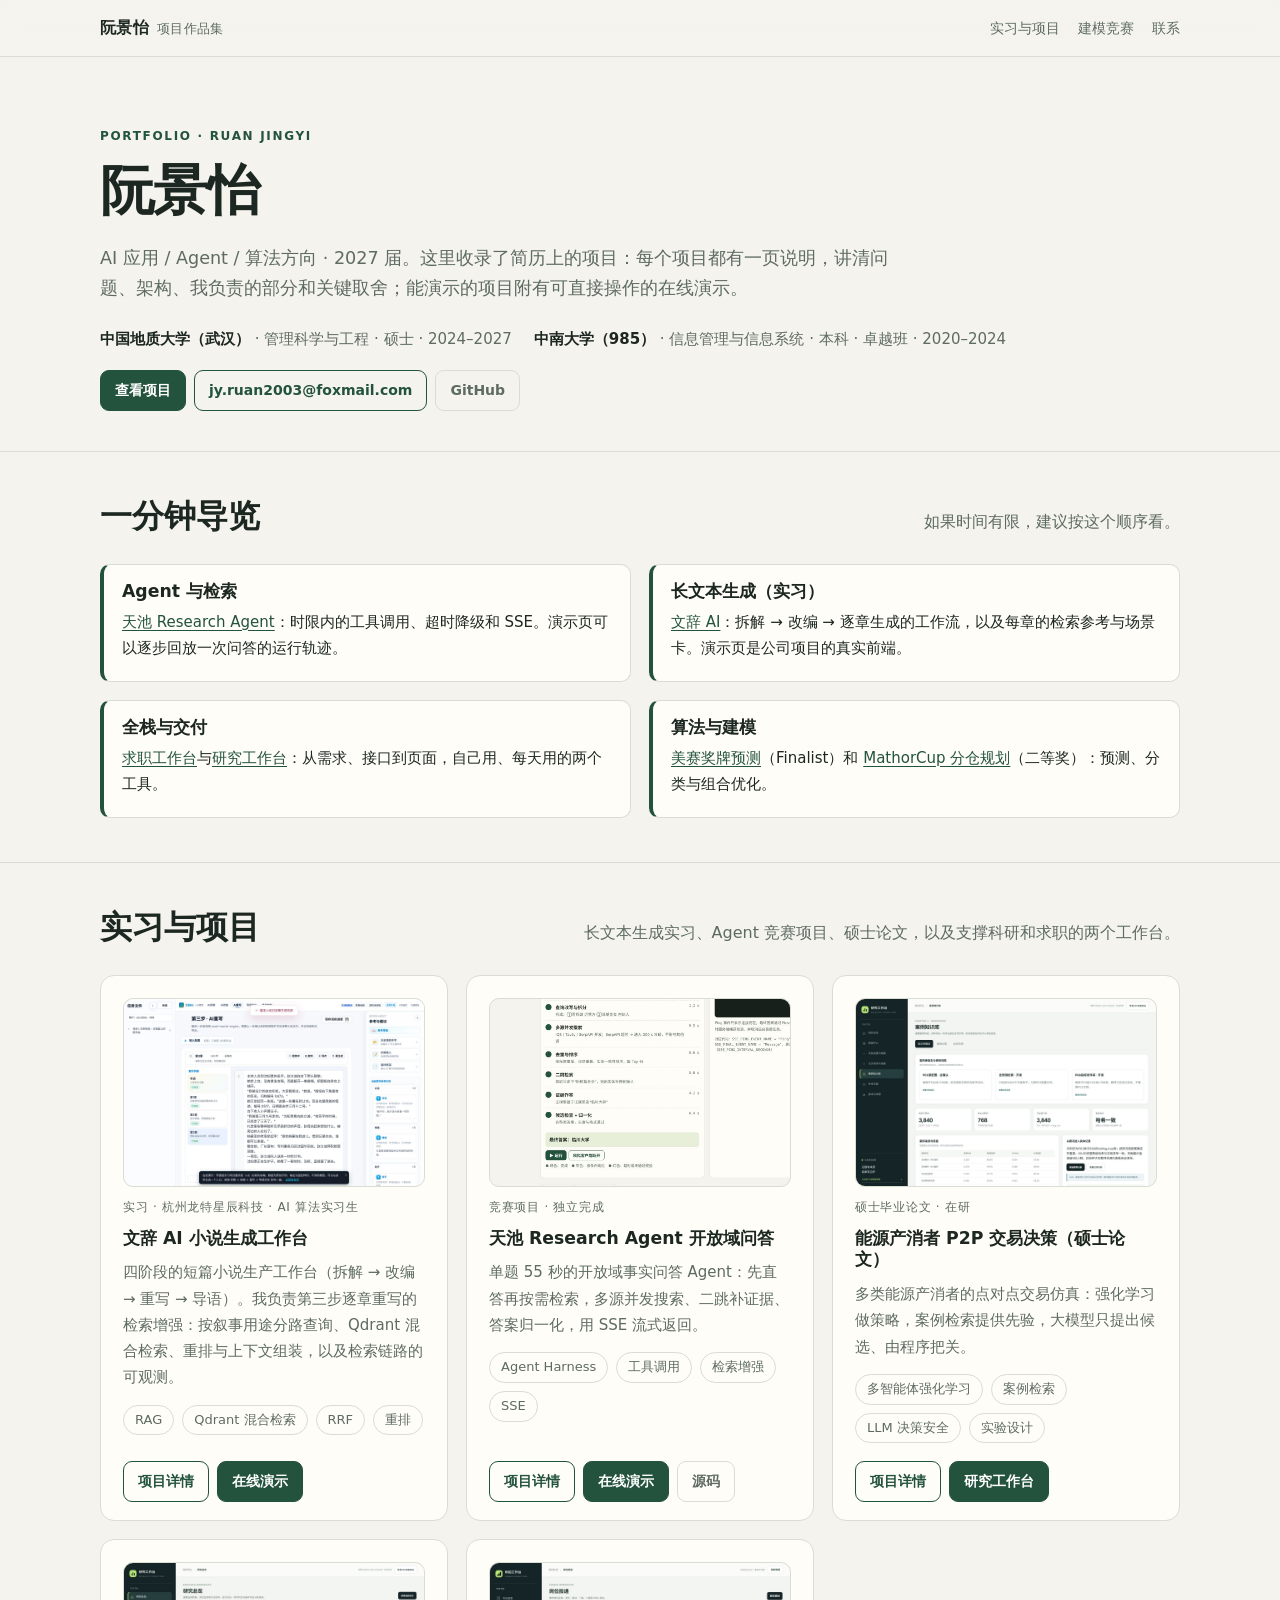
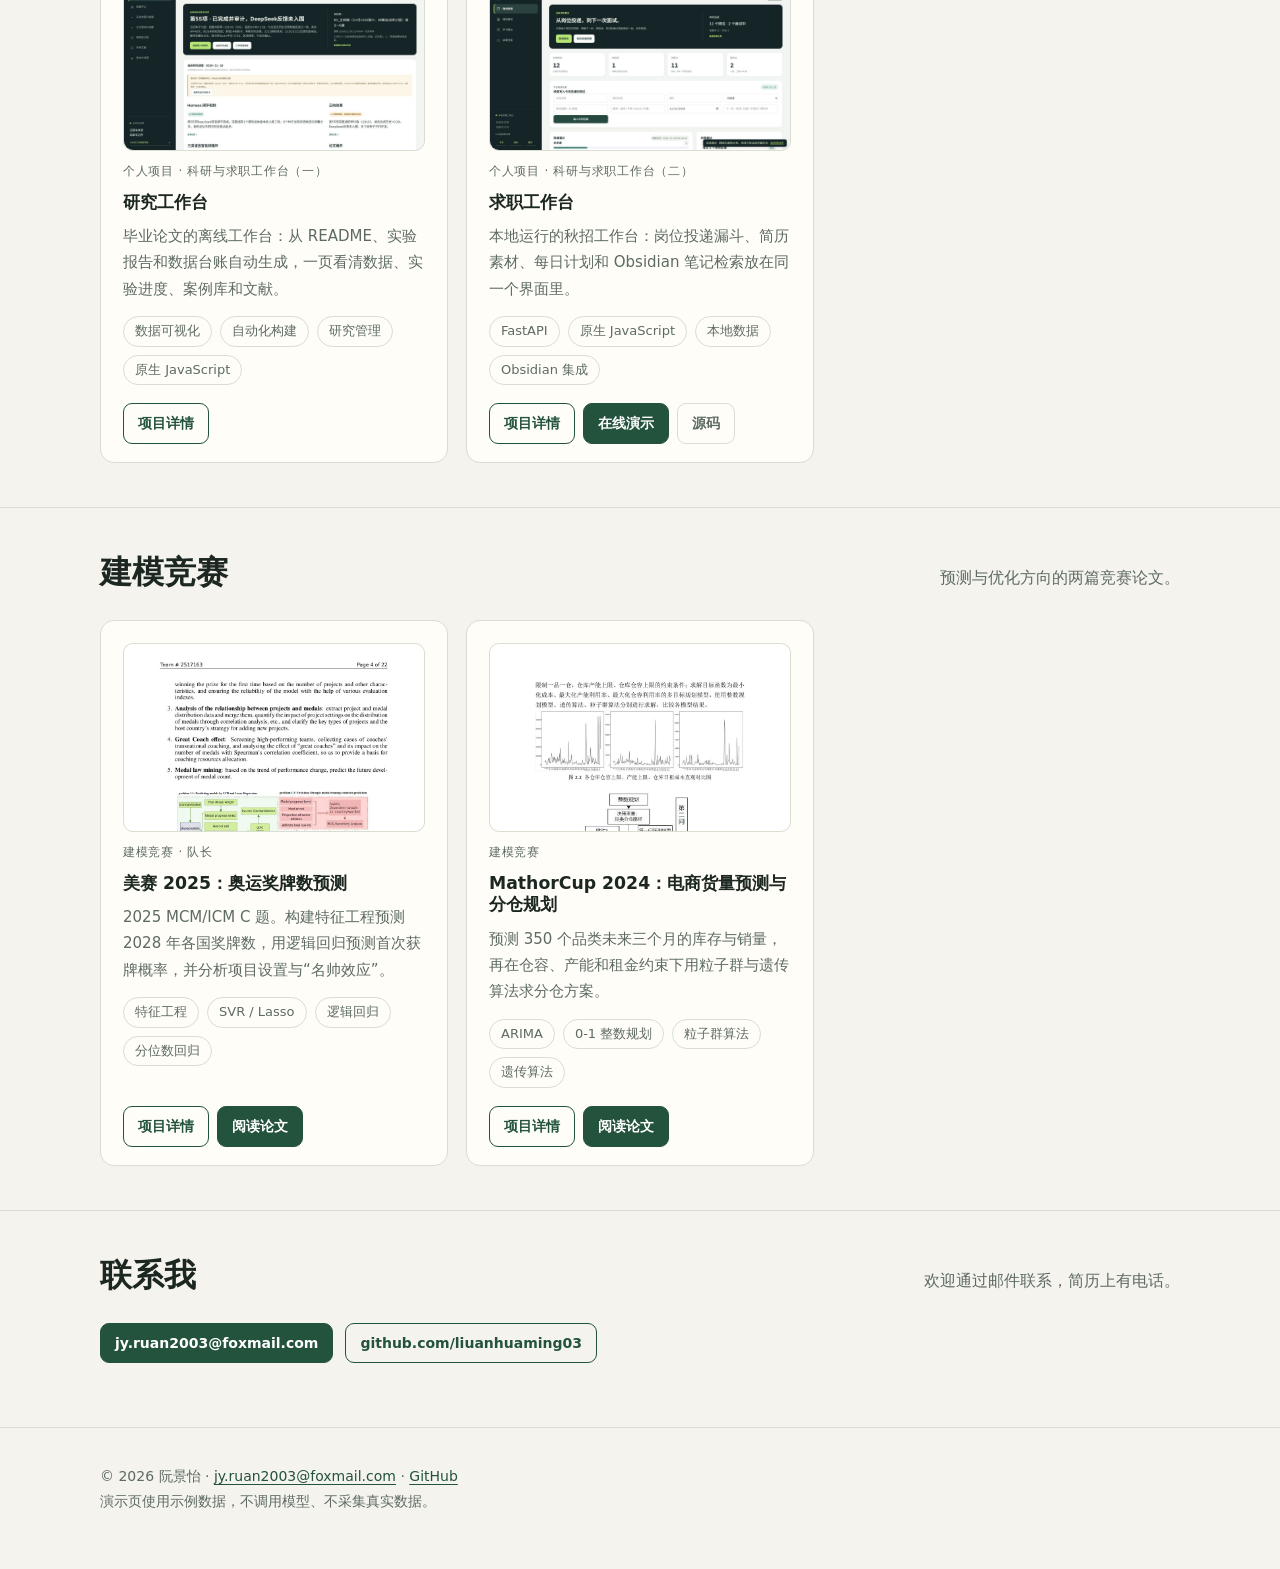
<file: index.html>
<!DOCTYPE html>
<html lang="zh-CN">
<head>
<meta charset="utf-8">
<meta name="viewport" content="width=device-width, initial-scale=1">
<title>阮景怡 · 项目作品集</title>
<meta name="description" content="阮景怡的项目作品集：AI Agent、检索增强、长文本生成、全栈工具与建模竞赛。">
<link rel="icon" href="data:image/svg+xml,%3Csvg xmlns='http://www.w3.org/2000/svg' viewBox='0 0 32 32'%3E%3Crect width='32' height='32' rx='7' fill='%2323533c'/%3E%3Ctext x='16' y='22' font-size='17' text-anchor='middle' fill='%23b8e06a' font-family='sans-serif' font-weight='700'%3E阮%3C/text%3E%3C/svg%3E">
<link rel="stylesheet" href="assets/site.css">
</head>
<body>
<header class="topnav"><div class="wrap">
<a class="brand" href="index.html">阮景怡<small>项目作品集</small></a>
<nav aria-label="站点导航"><a href="index.html#core">实习与项目</a><a href="index.html#model">建模竞赛</a><a href="index.html#contact">联系</a></nav>
</div></header>

<main>
<section class="hero"><div class="wrap">
<span class="eyebrow">Portfolio · Ruan Jingyi</span>
<h1>阮景怡</h1>
<p class="lead">AI 应用 / Agent / 算法方向 · 2027 届。这里收录了简历上的项目：每个项目都有一页说明，讲清问题、架构、我负责的部分和关键取舍；能演示的项目附有可直接操作的在线演示。</p>
<div class="meta"><span><strong>中国地质大学（武汉）</strong> · 管理科学与工程 · 硕士 · 2024–2027</span><span><strong>中南大学（985）</strong> · 信息管理与信息系统 · 本科 · 卓越班 · 2020–2024</span></div>
<div class="pill-row"><a class="btn primary" href="#core">查看项目</a><a class="btn" href="mailto:jy.ruan2003@foxmail.com">jy.ruan2003@foxmail.com</a><a class="btn muted" href="https://github.com/liuanhuaming03">GitHub</a></div>
</div></section>
<section class="block"><div class="wrap">
<div class="section-head"><h2>一分钟导览</h2><p>如果时间有限，建议按这个顺序看。</p></div>
<div class="grid" style="grid-template-columns:repeat(auto-fit,minmax(min(100%,420px),1fr))">
<div class="decision"><h3>Agent 与检索</h3><p><a href="projects/tianchi.html">天池 Research Agent</a>：时限内的工具调用、超时降级和 SSE。演示页可以逐步回放一次问答的运行轨迹。</p></div>
<div class="decision"><h3>长文本生成（实习）</h3><p><a href="projects/wenci.html">文辞 AI</a>：拆解 → 改编 → 逐章生成的工作流，以及每章的检索参考与场景卡。演示页是公司项目的真实前端。</p></div>
<div class="decision"><h3>全栈与交付</h3><p><a href="projects/career-workbench.html">求职工作台</a>与<a href="projects/research-workbench.html">研究工作台</a>：从需求、接口到页面，自己用、每天用的两个工具。</p></div>
<div class="decision"><h3>算法与建模</h3><p><a href="projects/mcm.html">美赛奖牌预测</a>（Finalist）和 <a href="projects/mathorcup.html">MathorCup 分仓规划</a>（二等奖）：预测、分类与组合优化。</p></div>
</div></div></section>
<section class="block" id="core"><div class="wrap">
<div class="section-head"><h2>实习与项目</h2><p>长文本生成实习、Agent 竞赛项目、硕士论文，以及支撑科研和求职的两个工作台。</p></div>
<div class="grid cards"><article class="card">
<a class="thumb" href="projects/wenci.html" tabindex="-1" aria-hidden="true"><img src="assets/shots/wenci-write.jpg" alt="" loading="lazy"></a>
<span class="kind">实习 · 杭州龙特星辰科技 · AI 算法实习生</span>
<h3><a href="projects/wenci.html">文辞 AI 小说生成工作台</a></h3>
<p>四阶段的短篇小说生产工作台（拆解 → 改编 → 重写 → 导语）。我负责第三步逐章重写的检索增强：按叙事用途分路查询、Qdrant 混合检索、重排与上下文组装，以及检索链路的可观测。</p>
<div class="pill-row" style="margin-top:4px"><span class="pill ghost">RAG</span><span class="pill ghost">Qdrant 混合检索</span><span class="pill ghost">RRF</span><span class="pill ghost">重排</span></div>
<div class="actions"><a class="btn" href="projects/wenci.html">项目详情</a><a class="btn primary" href="demos/wenci/index.html">在线演示</a></div>
</article>
<article class="card">
<a class="thumb" href="projects/tianchi.html" tabindex="-1" aria-hidden="true"><img src="assets/shots/tianchi-demo.jpg" alt="" loading="lazy"></a>
<span class="kind">竞赛项目 · 独立完成</span>
<h3><a href="projects/tianchi.html">天池 Research Agent 开放域问答</a></h3>
<p>单题 55 秒的开放域事实问答 Agent：先直答再按需检索，多源并发搜索、二跳补证据、答案归一化，用 SSE 流式返回。</p>
<div class="pill-row" style="margin-top:4px"><span class="pill ghost">Agent Harness</span><span class="pill ghost">工具调用</span><span class="pill ghost">检索增强</span><span class="pill ghost">SSE</span></div>
<div class="actions"><a class="btn" href="projects/tianchi.html">项目详情</a><a class="btn primary" href="demos/tianchi/index.html">在线演示</a><a class="btn muted" href="https://github.com/liuanhuaming03/liuanhuaming03.github.io/blob/main/code/tianchi/agent.py">源码</a></div>
</article>
<article class="card">
<a class="thumb" href="projects/thesis.html" tabindex="-1" aria-hidden="true"><img src="assets/shots/research-cases.jpg" alt="" loading="lazy"></a>
<span class="kind">硕士毕业论文 · 在研</span>
<h3><a href="projects/thesis.html">能源产消者 P2P 交易决策（硕士论文）</a></h3>
<p>多类能源产消者的点对点交易仿真：强化学习做策略，案例检索提供先验，大模型只提出候选、由程序把关。</p>
<div class="pill-row" style="margin-top:4px"><span class="pill ghost">多智能体强化学习</span><span class="pill ghost">案例检索</span><span class="pill ghost">LLM 决策安全</span><span class="pill ghost">实验设计</span></div>
<div class="actions"><a class="btn" href="projects/thesis.html">项目详情</a><a class="btn primary" href="projects/research-workbench.html">研究工作台</a></div>
</article>
<article class="card">
<a class="thumb" href="projects/research-workbench.html" tabindex="-1" aria-hidden="true"><img src="assets/shots/research-overview.jpg" alt="" loading="lazy"></a>
<span class="kind">个人项目 · 科研与求职工作台（一）</span>
<h3><a href="projects/research-workbench.html">研究工作台</a></h3>
<p>毕业论文的离线工作台：从 README、实验报告和数据台账自动生成，一页看清数据、实验进度、案例库和文献。</p>
<div class="pill-row" style="margin-top:4px"><span class="pill ghost">数据可视化</span><span class="pill ghost">自动化构建</span><span class="pill ghost">研究管理</span><span class="pill ghost">原生 JavaScript</span></div>
<div class="actions"><a class="btn" href="projects/research-workbench.html">项目详情</a></div>
</article>
<article class="card">
<a class="thumb" href="projects/career-workbench.html" tabindex="-1" aria-hidden="true"><img src="assets/shots/career-applications.jpg" alt="" loading="lazy"></a>
<span class="kind">个人项目 · 科研与求职工作台（二）</span>
<h3><a href="projects/career-workbench.html">求职工作台</a></h3>
<p>本地运行的秋招工作台：岗位投递漏斗、简历素材、每日计划和 Obsidian 笔记检索放在同一个界面里。</p>
<div class="pill-row" style="margin-top:4px"><span class="pill ghost">FastAPI</span><span class="pill ghost">原生 JavaScript</span><span class="pill ghost">本地数据</span><span class="pill ghost">Obsidian 集成</span></div>
<div class="actions"><a class="btn" href="projects/career-workbench.html">项目详情</a><a class="btn primary" href="demos/career-workbench/index.html#career">在线演示</a><a class="btn muted" href="https://github.com/liuanhuaming03/liuanhuaming03.github.io/blob/main/code/career-workbench/server.py">源码</a></div>
</article></div></div></section>
<section class="block" id="model"><div class="wrap">
<div class="section-head"><h2>建模竞赛</h2><p>预测与优化方向的两篇竞赛论文。</p></div>
<div class="grid cards"><article class="card">
<a class="thumb" href="projects/mcm.html" tabindex="-1" aria-hidden="true"><img src="assets/papers/mcm-p4.jpg" alt="" loading="lazy"></a>
<span class="kind">建模竞赛 · 队长</span>
<h3><a href="projects/mcm.html">美赛 2025：奥运奖牌数预测</a></h3>
<p>2025 MCM/ICM C 题。构建特征工程预测 2028 年各国奖牌数，用逻辑回归预测首次获牌概率，并分析项目设置与“名帅效应”。</p>
<div class="pill-row" style="margin-top:4px"><span class="pill ghost">特征工程</span><span class="pill ghost">SVR / Lasso</span><span class="pill ghost">逻辑回归</span><span class="pill ghost">分位数回归</span></div>
<div class="actions"><a class="btn" href="projects/mcm.html">项目详情</a><a class="btn primary" href="assets/papers/MCM2025_Unveiling-the-Number-of-Olympic-Medals.pdf">阅读论文</a></div>
</article>
<article class="card">
<a class="thumb" href="projects/mathorcup.html" tabindex="-1" aria-hidden="true"><img src="assets/papers/mathorcup-p6.jpg" alt="" loading="lazy"></a>
<span class="kind">建模竞赛</span>
<h3><a href="projects/mathorcup.html">MathorCup 2024：电商货量预测与分仓规划</a></h3>
<p>预测 350 个品类未来三个月的库存与销量，再在仓容、产能和租金约束下用粒子群与遗传算法求分仓方案。</p>
<div class="pill-row" style="margin-top:4px"><span class="pill ghost">ARIMA</span><span class="pill ghost">0-1 整数规划</span><span class="pill ghost">粒子群算法</span><span class="pill ghost">遗传算法</span></div>
<div class="actions"><a class="btn" href="projects/mathorcup.html">项目详情</a><a class="btn primary" href="assets/papers/MathorCup2024_ecommerce-forecast-warehouse.pdf">阅读论文</a></div>
</article></div></div></section>

<section class="block" id="contact"><div class="wrap">
<div class="section-head"><h2>联系我</h2><p>欢迎通过邮件联系，简历上有电话。</p></div>
<div class="contact"><a class="btn primary" href="mailto:jy.ruan2003@foxmail.com">jy.ruan2003@foxmail.com</a><a class="btn" href="https://github.com/liuanhuaming03">github.com/liuanhuaming03</a></div>
</div></section>
</main>
<footer class="site"><div class="wrap">© 2026 阮景怡 · <a href="mailto:jy.ruan2003@foxmail.com">jy.ruan2003@foxmail.com</a> · <a href="https://github.com/liuanhuaming03">GitHub</a><br>演示页使用示例数据，不调用模型、不采集真实数据。</div></footer>
</body></html>
</file>
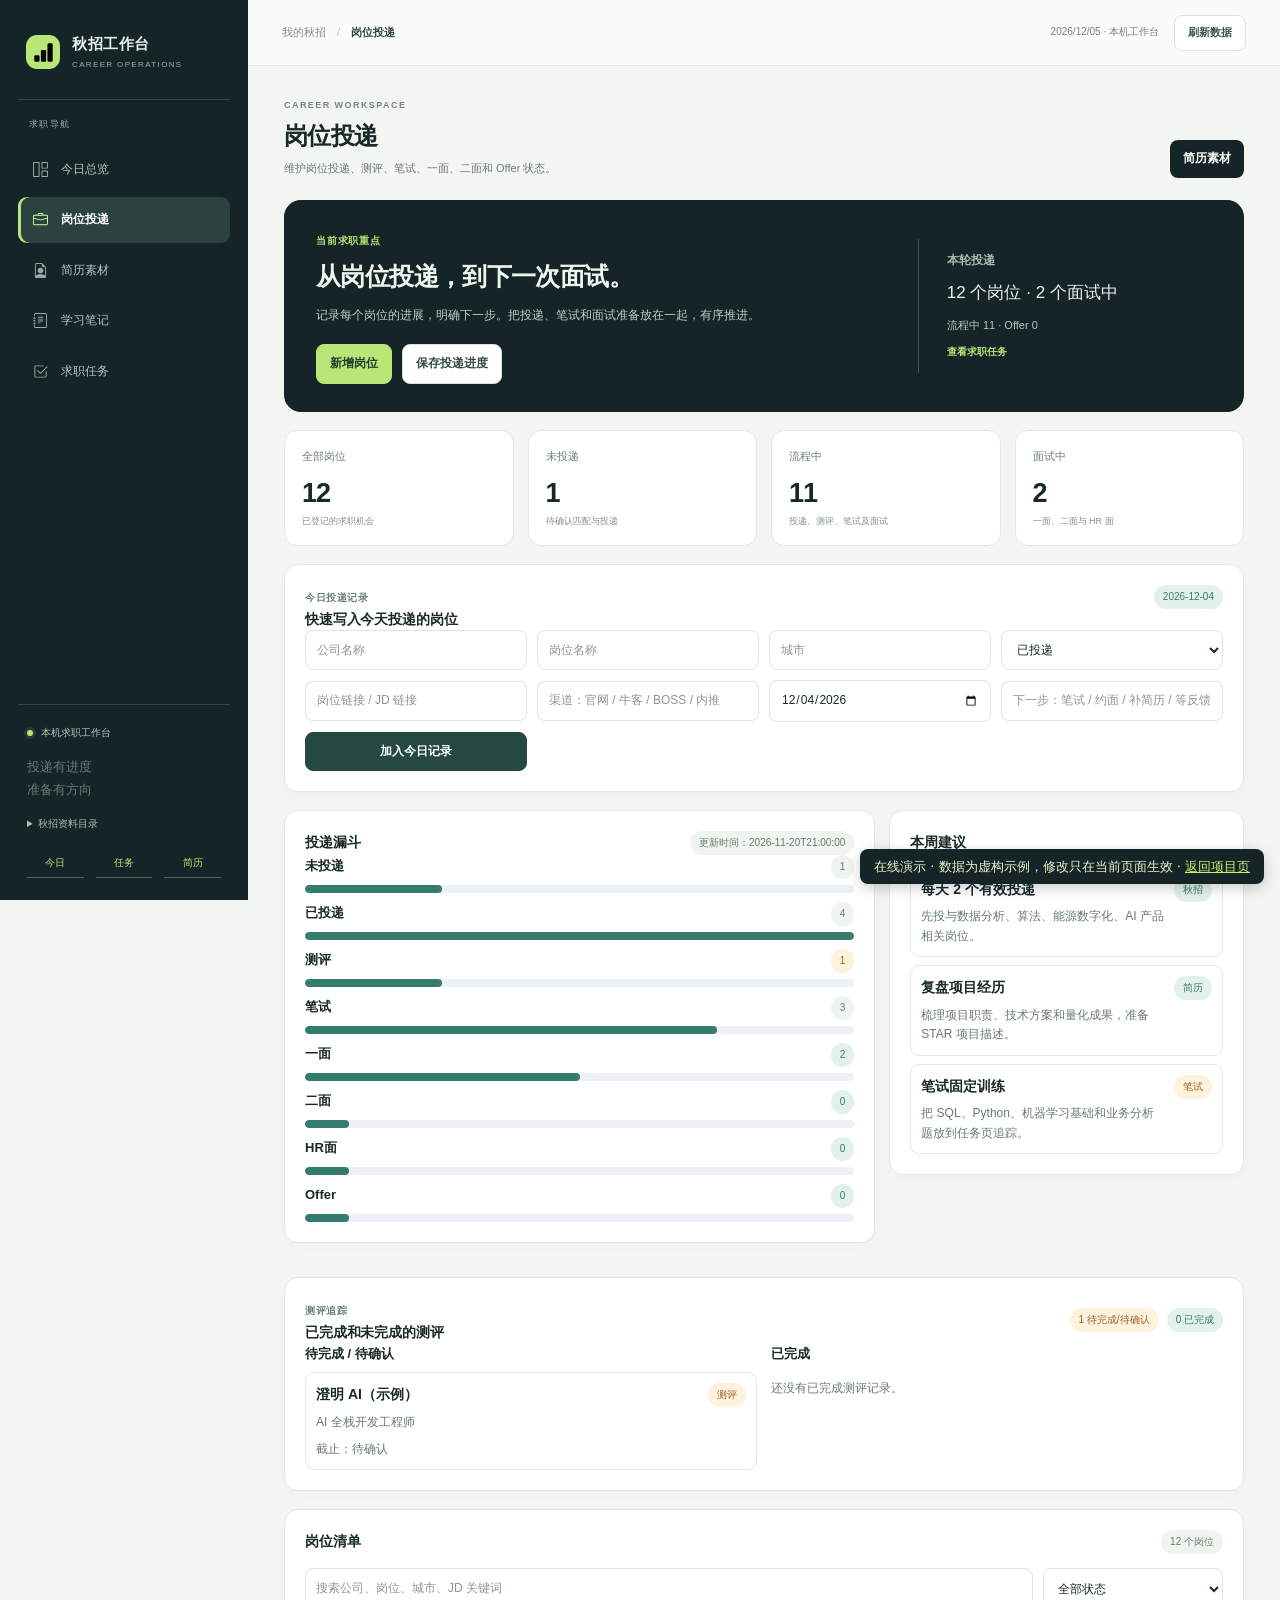
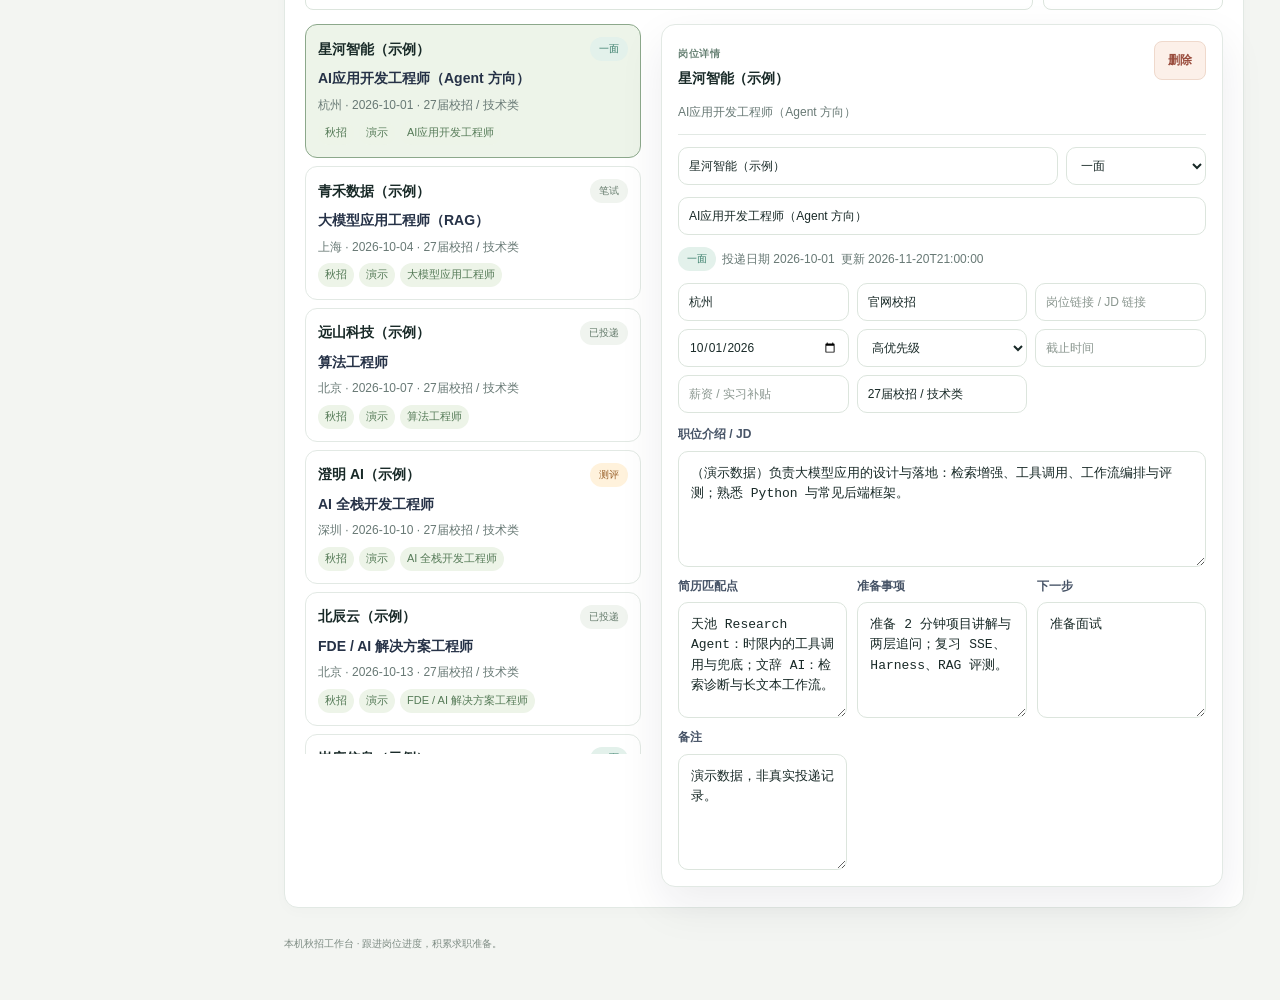
<file: demos/career-workbench/index.html>
<!doctype html>
<html lang="zh-CN">
  <head>
    <meta charset="utf-8" />
    <meta name="viewport" content="width=device-width, initial-scale=1" />
    <meta name="theme-color" content="#152426" />
    <title>求职工作台 · 在线演示</title>
    <link rel="stylesheet" href="styles.css?v=20261110-green" />
    <link rel="stylesheet" href="theme.css?v=20261110-green" />
  </head>
  <body>
    <aside class="sidebar">
      <a class="brand" href="#career" aria-label="秋招工作台首页">
        <span class="brand-mark"><img src="icons/bar-chart-fill.svg" alt="" /></span>
        <span><strong>秋招工作台</strong><small>CAREER OPERATIONS</small></span>
      </a>
      <nav class="nav" aria-label="工作台页面">
        <span class="nav-group">求职导航</span>
        <button data-view="overview"><img src="icons/grid-1x2.svg" alt="" /><span>今日总览</span></button>
        <button class="active" data-view="career"><img src="icons/briefcase.svg" alt="" /><span>岗位投递</span></button>
        <button data-view="resumes"><img src="icons/file-earmark-person.svg" alt="" /><span>简历素材</span></button>
        <button data-view="obsidian"><img src="icons/journal-text.svg" alt="" /><span>学习笔记</span></button>
        <button data-view="progress"><img src="icons/check2-square.svg" alt="" /><span>求职任务</span></button>
      </nav>
      <div class="server-card">
        <span class="local-indicator">本机求职工作台</span>
        <p class="sidebar-motto">投递有进度<br>准备有方向</p>
        <details><summary>秋招资料目录</summary><code id="projectRoot">加载中</code></details>
        <div class="sidebar-quick-actions"><a href="#overview">今日</a><a href="#progress">任务</a><a href="#resumes">简历</a></div>
      </div>
    </aside>
    <div class="workspace">
      <header class="utilitybar">
        <div class="breadcrumb"><span>我的秋招</span><span class="breadcrumb-separator">/</span><strong id="currentPageLabel">岗位投递</strong></div>
        <div class="utility-actions"><span id="workspaceDate"></span><button id="refreshBtn" class="secondary">刷新数据</button></div>
      </header>
      <main class="main">
        <header class="topbar">
          <div><span class="page-eyebrow">CAREER WORKSPACE</span><h1 id="viewTitle">岗位投递</h1><p id="viewSubtitle">维护岗位投递、测评、笔试、面试和 Offer 状态。</p></div>
          <a id="pagePrimaryAction" class="page-action link-button" href="#resumes">简历素材</a>
        </header>
        <section id="notice" class="notice hidden" role="status" aria-live="polite"></section>
        <section id="content" class="content"></section>
        <footer class="workspace-footer">本机秋招工作台 · 跟进岗位进度，积累求职准备。</footer>
      </main>
    </div>
    <script src="mock-api.js"></script>
    <script src="app.js?v=20261110-green"></script>
    <div style="position:fixed;z-index:9999;right:16px;bottom:16px;background:#152426;color:#e8f5c8;padding:8px 14px;border-radius:8px;font:13px/1.5 system-ui;box-shadow:0 4px 14px rgba(0,0,0,.2)">在线演示 · 数据为虚构示例，修改只在当前页面生效 · <a href="../../projects/career-workbench.html" style="color:#c6f36b">返回项目页</a></div>
  </body>
</html>
</file>
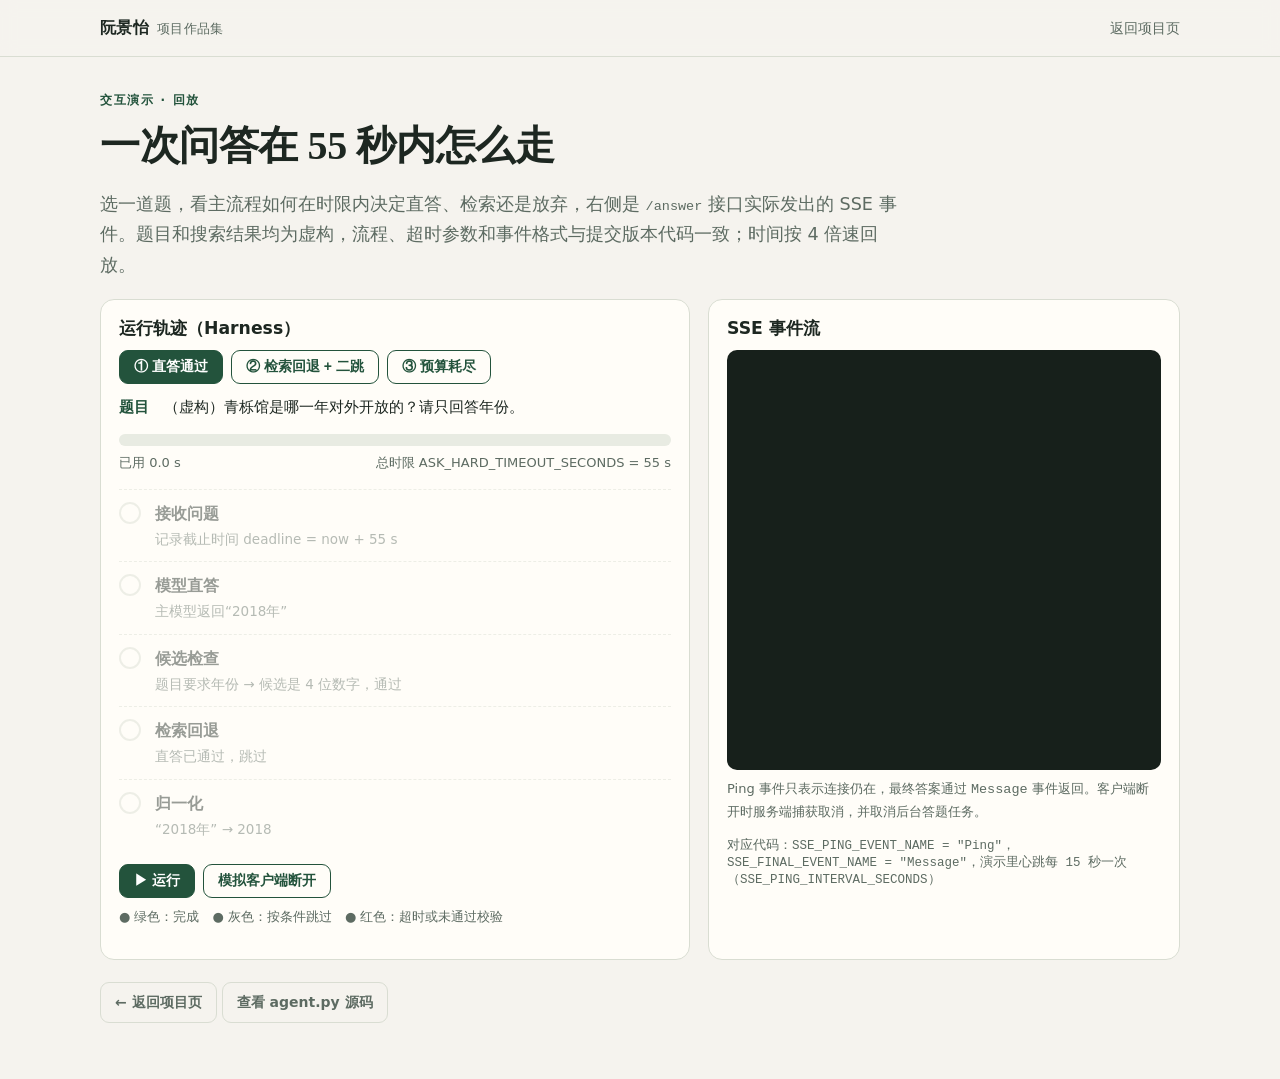
<file: demos/tianchi/index.html>
<!DOCTYPE html>
<html lang="zh-CN">
<head>
<meta charset="utf-8">
<meta name="viewport" content="width=device-width, initial-scale=1">
<title>天池 Research Agent · 运行轨迹演示</title>
<link rel="stylesheet" href="../../assets/site.css">
<style>
.demo{display:grid;grid-template-columns:minmax(0,1.25fr) minmax(0,1fr);gap:18px;margin-top:18px}
@media (max-width:880px){.demo{grid-template-columns:1fr}}
.panel{background:var(--card);border:1px solid var(--line);border-radius:14px;padding:18px}
.panel h3{margin-bottom:10px}
.cases{display:flex;flex-wrap:wrap;gap:8px;margin:10px 0 4px}
.cases button[aria-pressed=true]{background:var(--accent);color:#fff}
.q{font-size:15px;margin:10px 0 2px}
.q b{color:var(--accent)}
.budget{margin:14px 0 6px;height:12px;border-radius:99px;background:#e8ebe2;overflow:hidden;position:relative}
.budget i{position:absolute;inset:0 auto 0 0;width:0;background:linear-gradient(90deg,#3b7d5a,#b8e06a);transition:width .12s linear}
.budget.warn i{background:linear-gradient(90deg,#c27c22,#e6b450)}
.budget-label{display:flex;justify-content:space-between;font-size:13px;color:var(--muted)}
.steps{list-style:none;padding:0;margin:14px 0 0}
.steps li{display:grid;grid-template-columns:26px 1fr auto;gap:10px;align-items:start;padding:10px 0;border-top:1px dashed var(--line);opacity:.45;transition:opacity .2s}
.steps li.on,.steps li.done,.steps li.skip,.steps li.fail{opacity:1}
.dot{width:22px;height:22px;border-radius:50%;border:2px solid var(--line);display:grid;place-items:center;font-size:12px;font-weight:700;color:#fff;margin-top:2px}
li.on .dot{border-color:var(--accent);background:#fff;animation:pulse 1s infinite}
li.done .dot{background:var(--accent);border-color:var(--accent)}
li.skip .dot{background:#c9cfc3;border-color:#c9cfc3}
li.fail .dot{background:#b44c2b;border-color:#b44c2b}
@keyframes pulse{50%{box-shadow:0 0 0 6px rgba(35,83,60,.15)}}
.steps .t{font-weight:600}
.steps .d{font-size:13.5px;color:var(--muted)}
.steps .ms{font:12px var(--mono);color:var(--muted);white-space:nowrap}
.answer{margin-top:14px;padding:12px 14px;border-radius:10px;background:var(--accent-soft);font-weight:600;display:none}
.answer.unknown{background:#f6e7df;color:#8a3a1d}
.sse{background:#17201b;color:#d5e6cf;border-radius:10px;padding:12px;font:12.5px/1.55 var(--mono);height:420px;overflow:auto;white-space:pre-wrap}
.sse .ping{color:#7f9a87}
.sse .msg{color:#d9f99d}
.sse .sys{color:#f2b880}
.controls{display:flex;gap:8px;flex-wrap:wrap;margin-top:12px}
.legend{font-size:13px;color:var(--muted);margin-top:8px}
.code-ref{font:12.5px var(--mono);color:var(--muted)}
</style>
</head>
<body>
<header class="topnav"><div class="wrap"><a class="brand" href="../../index.html">阮景怡<small>项目作品集</small></a><nav><a href="../../projects/tianchi.html">返回项目页</a></nav></div></header>
<main class="wrap" style="padding:28px 0 40px">
<span class="eyebrow">交互演示 · 回放</span>
<h1 style="font-size:clamp(1.7rem,4vw,2.5rem)">一次问答在 55 秒内怎么走</h1>
<p class="lead">选一道题，看主流程如何在时限内决定直答、检索还是放弃，右侧是 <code>/answer</code> 接口实际发出的 SSE 事件。题目和搜索结果均为虚构，流程、超时参数和事件格式与提交版本代码一致；时间按 4 倍速回放。</p>

<div class="demo">
<section class="panel" aria-labelledby="h-run">
<h3 id="h-run">运行轨迹（Harness）</h3>
<div class="cases" role="group" aria-label="选择题目">
<button class="btn" data-case="direct" aria-pressed="true">① 直答通过</button>
<button class="btn" data-case="search" aria-pressed="false">② 检索回退 + 二跳</button>
<button class="btn" data-case="timeout" aria-pressed="false">③ 预算耗尽</button>
</div>
<p class="q" id="question"></p>
<div class="budget" id="budget"><i></i></div>
<div class="budget-label"><span id="elapsed">已用 0.0 s</span><span>总时限 ASK_HARD_TIMEOUT_SECONDS = 55 s</span></div>
<ol class="steps" id="steps"></ol>
<div class="answer" id="answer"></div>
<div class="controls">
<button class="btn primary" id="run">▶ 运行</button>
<button class="btn" id="disconnect" disabled>模拟客户端断开</button>
</div>
<p class="legend">● 绿色：完成　● 灰色：按条件跳过　● 红色：超时或未通过校验</p>
</section>

<section class="panel" aria-labelledby="h-sse">
<h3 id="h-sse">SSE 事件流</h3>
<div class="sse" id="sse" aria-live="polite"></div>
<p class="legend">Ping 事件只表示连接仍在，最终答案通过 <code>Message</code> 事件返回。客户端断开时服务端捕获取消，并取消后台答题任务。</p>
<p class="code-ref">对应代码：SSE_PING_EVENT_NAME = "Ping"，SSE_FINAL_EVENT_NAME = "Message"，演示里心跳每 15 秒一次（SSE_PING_INTERVAL_SECONDS）</p>
</section>
</div>
<p style="margin-top:22px"><a class="btn muted" href="../../projects/tianchi.html">← 返回项目页</a> <a class="btn muted" href="https://github.com/liuanhuaming03/liuanhuaming03.github.io/blob/main/code/tianchi/agent.py">查看 agent.py 源码</a></p>
</main>

<script>
const SPEED = 4; // 回放倍速
const CASES = {
  direct: {
    q: "（虚构）青栎馆是哪一年对外开放的？请只回答年份。",
    steps: [
      {t:"接收问题", d:"记录截止时间 deadline = now + 55 s", dur:0.2, st:"done"},
      {t:"模型直答", d:"主模型返回“2018年”", dur:3.1, st:"done"},
      {t:"候选检查", d:"题目要求年份 → 候选是 4 位数字，通过", dur:0.3, st:"done"},
      {t:"检索回退", d:"直答已通过，跳过", dur:0, st:"skip"},
      {t:"归一化", d:"“2018年” → 2018", dur:0.2, st:"done"},
    ],
    answer: "2018"
  },
  search: {
    q: "（虚构）运营青栎馆的基金会，其创始人毕业于哪所大学？",
    steps: [
      {t:"接收问题", d:"记录截止时间 deadline = now + 55 s", dur:0.2, st:"done"},
      {t:"模型直答", d:"主模型回答“不确定，可能是……”", dur:3.4, st:"done"},
      {t:"候选检查", d:"含不确定表达，未通过 → 进入检索", dur:0.2, st:"fail"},
      {t:"查询改写与拆分", d:"拆成：①青栎馆 运营方 ②该基金会 创始人", dur:1.2, st:"done"},
      {t:"多源并发搜索", d:"IQS / Tavily / SerpAPI 并发；SerpAPI 超时 → 进入 300 s 冷却，不影响其他源", dur:6.5, st:"done"},
      {t:"去重与排序", d:"按标题覆盖、词项重叠、实体一致性排序，取 Top-N", dur:0.6, st:"done"},
      {t:"二跳检索", d:"首轮只命中“松桥基金会”，抽出实体补搜创始人", dur:5.8, st:"done"},
      {t:"证据作答", d:"主模型基于证据回答“临川大学”", dur:4.2, st:"done"},
      {t:"候选检查 + 归一化", d:"名称类答案，长度与格式通过", dur:0.4, st:"done"},
    ],
    answer: "临川大学"
  },
  timeout: {
    q: "（虚构）青栎馆首任馆长在任期间主持修订的馆藏目录共有多少卷？",
    steps: [
      {t:"接收问题", d:"记录截止时间 deadline = now + 55 s", dur:0.2, st:"done"},
      {t:"模型直答", d:"主模型给出一段解释，没有明确数字", dur:4.0, st:"done"},
      {t:"候选检查", d:"不是数字答案，未通过 → 进入检索", dur:0.2, st:"fail"},
      {t:"多源并发搜索", d:"三个源均无相关结果，证据为空", dur:9.5, st:"fail"},
      {t:"升级更强模型", d:"qwen-plus 重新直答，单步时限 min(26 s, 剩余时间)", dur:26.0, st:"fail"},
      {t:"兜底判断", d:"剩余时间不足一次完整调用；强制作答默认关闭", dur:0.4, st:"done"},
    ],
    answer: "unknown"
  }
};
const $ = s => document.querySelector(s);
let current = "direct", timers = [], running = false, cancelled = false;

function render(caseId){
  const c = CASES[caseId];
  $("#question").innerHTML = "<b>题目</b>　" + c.q;
  $("#steps").innerHTML = c.steps.map((s,i)=>`<li data-i="${i}"><span class="dot"></span><div><div class="t">${s.t}</div><div class="d">${s.d}</div></div><span class="ms"></span></li>`).join("");
  $("#answer").style.display = "none";
  $("#budget i").style.width = "0"; $("#budget").classList.remove("warn");
  $("#elapsed").textContent = "已用 0.0 s";
  $("#sse").innerHTML = "";
}
function log(cls, text){ const el = $("#sse"); el.insertAdjacentHTML("beforeend", `<span class="${cls}">${text}</span>\n`); el.scrollTop = el.scrollHeight; }
function esc(s){return s.replace(/&/g,"&amp;").replace(/</g,"&lt;")}
function clearTimers(){ timers.forEach(clearTimeout); timers = []; clearInterval(window._tick); }

function run(){
  clearTimers(); render(current); running = true; cancelled = false;
  $("#run").disabled = true; $("#disconnect").disabled = false;
  const c = CASES[current];
  log("sys", esc("POST /answer  {\"question\": \"…\", \"stream\": true}"));
  log("sys", esc("HTTP/1.1 200  Content-Type: text/event-stream"));
  log("ping", esc("event: Ping\ndata: {\"status\":\"processing\"}\n"));
  let t = 0; const t0 = performance.now();
  window._tick = setInterval(()=>{
    const sim = Math.min(55,(performance.now()-t0)/1000*SPEED);
    $("#elapsed").textContent = `已用 ${sim.toFixed(1)} s`;
    $("#budget i").style.width = (sim/55*100)+"%";
    if (sim > 40) $("#budget").classList.add("warn");
  }, 100);
  let nextPing = 15;
  c.steps.forEach((s,i)=>{
    const start = t; t += s.dur;
    timers.push(setTimeout(()=>{ const li = document.querySelector(`#steps li[data-i="${i}"]`); li.classList.add(s.st==="skip"?"skip":"on"); }, start/SPEED*1000));
    timers.push(setTimeout(()=>{ const li = document.querySelector(`#steps li[data-i="${i}"]`); li.classList.remove("on"); li.classList.add(s.st); li.querySelector(".ms").textContent = s.st==="skip" ? "跳过" : `${s.dur.toFixed(1)} s`; }, t/SPEED*1000));
  });
  while (nextPing < t){ const p = nextPing; timers.push(setTimeout(()=>log("ping", esc(`event: Ping\ndata: {"status":"processing","elapsed":${p}}\n`)), p/SPEED*1000)); nextPing += 15; }
  timers.push(setTimeout(()=>{
    clearInterval(window._tick);
    $("#elapsed").textContent = `已用 ${t.toFixed(1)} s`;
    const a = $("#answer"); a.style.display = "block"; a.className = "answer" + (c.answer==="unknown"?" unknown":"");
    a.textContent = "最终答案：" + c.answer + (c.answer==="unknown" ? "（宁可不答，也不强行猜）" : "");
    log("msg", esc(`event: Message\ndata: {"answer":"${c.answer}"}\n`));
    log("sys", "— 流结束，服务端关闭连接 —");
    done();
  }, t/SPEED*1000));
}
function done(){ running = false; $("#run").disabled = false; $("#disconnect").disabled = true; }
function disconnect(){
  if (!running) return;
  clearTimers(); cancelled = true;
  document.querySelectorAll("#steps li.on").forEach(li=>{li.classList.remove("on"); li.classList.add("fail"); li.querySelector(".ms").textContent="已取消";});
  log("sys", "— 客户端断开 —");
  log("sys", "服务端：捕获 asyncio.CancelledError → answer_task.cancel()，不再继续调用模型和搜索");
  done();
}
document.querySelectorAll("[data-case]").forEach(b=>b.addEventListener("click",()=>{
  if (running) return;
  current = b.dataset.case;
  document.querySelectorAll("[data-case]").forEach(x=>x.setAttribute("aria-pressed", String(x===b)));
  render(current);
}));
$("#run").addEventListener("click", run);
$("#disconnect").addEventListener("click", disconnect);
render(current);
</script>
</body>
</html>
</file>
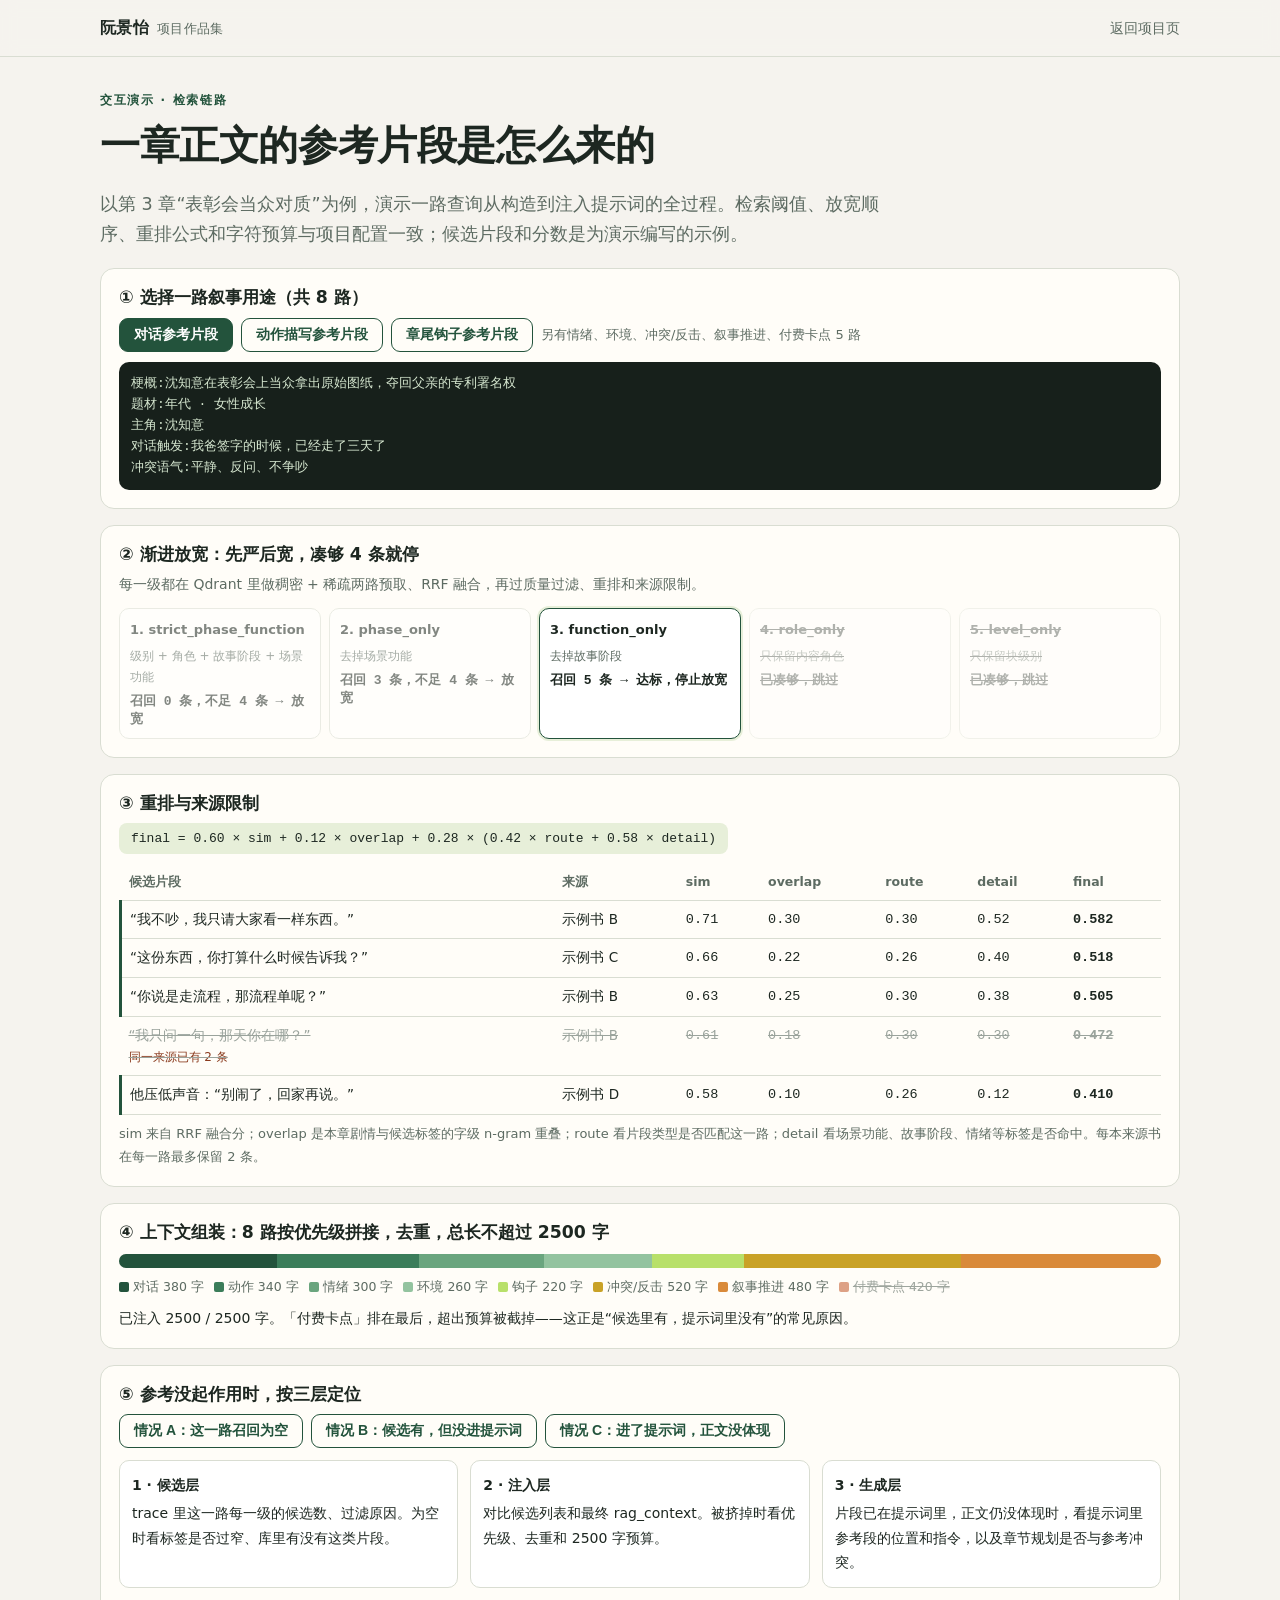
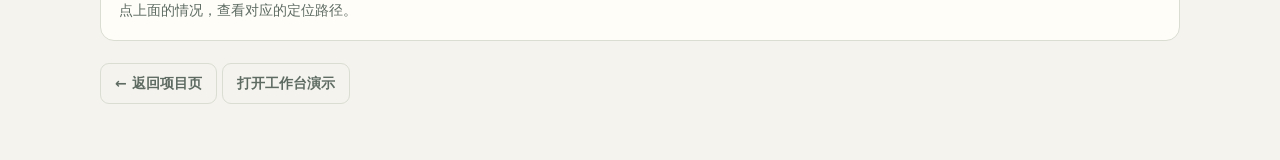
<file: demos/wenci-rag/index.html>
<!DOCTYPE html>
<html lang="zh-CN">
<head>
<meta charset="utf-8">
<meta name="viewport" content="width=device-width, initial-scale=1">
<title>文辞 AI · 单章检索链路演示</title>
<link rel="stylesheet" href="../../assets/site.css">
<style>
.panel{background:var(--card);border:1px solid var(--line);border-radius:14px;padding:18px;margin-top:16px}
.row{display:flex;flex-wrap:wrap;gap:8px;align-items:center}
.row button[aria-pressed=true]{background:var(--accent);color:#fff}
.query{font:13px/1.6 var(--mono);background:#17201b;color:#d5e6cf;border-radius:10px;padding:12px;white-space:pre-wrap;margin-top:10px}
.stages{display:grid;grid-template-columns:repeat(5,minmax(0,1fr));gap:8px;margin-top:12px}
@media (max-width:760px){.stages{grid-template-columns:1fr}}
.stage{border:1px solid var(--line);border-radius:10px;padding:10px;font-size:13px;background:#fff;opacity:.55}
.stage.hit{opacity:1;border-color:var(--accent);box-shadow:0 0 0 2px var(--accent-soft)}
.stage.skip{opacity:.35;text-decoration:line-through}
.stage b{display:block;font-size:13px}
.stage .f{color:var(--muted);font-size:12px;margin:4px 0}
.stage .n{font:600 13px var(--mono)}
table{width:100%;border-collapse:collapse;font-size:13.5px;margin-top:10px}
th,td{padding:7px 8px;border-bottom:1px solid var(--line);text-align:left;vertical-align:top}
th{color:var(--muted);font-weight:600;font-size:12.5px}
td.num{font-family:var(--mono);white-space:nowrap}
tr.drop td{color:#9aa39c;text-decoration:line-through}
tr.keep td:first-child{border-left:3px solid var(--accent)}
.why{font-size:12px;color:#8a3a1d}
.budget{height:14px;border-radius:99px;background:#e8ebe2;overflow:hidden;display:flex;margin-top:10px}
.budget span{display:block;height:100%}
.legend{display:flex;flex-wrap:wrap;gap:10px;font-size:12.5px;color:var(--muted);margin-top:8px}
.legend i{display:inline-block;width:10px;height:10px;border-radius:2px;margin-right:4px;vertical-align:-1px}
.diag{display:grid;grid-template-columns:repeat(3,minmax(0,1fr));gap:12px;margin-top:12px}
@media (max-width:760px){.diag{grid-template-columns:1fr}}
.diag div{border:1px solid var(--line);border-radius:10px;padding:12px;background:#fff;font-size:14px}
.diag div.on{border-color:#b44c2b;background:#fbf1ec}
.diag b{display:block;margin-bottom:4px}
.formula{font:13px var(--mono);background:var(--accent-soft);padding:8px 12px;border-radius:8px;display:inline-block;margin-top:8px}
</style>
</head>
<body>
<header class="topnav"><div class="wrap"><a class="brand" href="../../index.html">阮景怡<small>项目作品集</small></a><nav><a href="../../projects/wenci.html">返回项目页</a></nav></div></header>
<main class="wrap" style="padding:28px 0 40px">
<span class="eyebrow">交互演示 · 检索链路</span>
<h1 style="font-size:clamp(1.7rem,4vw,2.5rem)">一章正文的参考片段是怎么来的</h1>
<p class="lead">以第 3 章“表彰会当众对质”为例，演示一路查询从构造到注入提示词的全过程。检索阈值、放宽顺序、重排公式和字符预算与项目配置一致；候选片段和分数是为演示编写的示例。</p>

<section class="panel">
<h3>① 选择一路叙事用途（共 8 路）</h3>
<div class="row" id="labels" style="margin-top:10px"></div>
<div class="query" id="query"></div>
</section>

<section class="panel">
<h3>② 渐进放宽：先严后宽，凑够 4 条就停</h3>
<p style="margin:6px 0 0;color:var(--muted);font-size:14px">每一级都在 Qdrant 里做稠密 + 稀疏两路预取、RRF 融合，再过质量过滤、重排和来源限制。</p>
<div class="stages" id="stages"></div>
</section>

<section class="panel">
<h3>③ 重排与来源限制</h3>
<span class="formula">final = 0.60 × sim + 0.12 × overlap + 0.28 × (0.42 × route + 0.58 × detail)</span>
<table id="cands"></table>
<p style="font-size:13px;color:var(--muted);margin:8px 0 0">sim 来自 RRF 融合分；overlap 是本章剧情与候选标签的字级 n-gram 重叠；route 看片段类型是否匹配这一路；detail 看场景功能、故事阶段、情绪等标签是否命中。每本来源书在每一路最多保留 2 条。</p>
</section>

<section class="panel">
<h3>④ 上下文组装：8 路按优先级拼接，去重，总长不超过 2500 字</h3>
<div class="budget" id="budget"></div>
<div class="legend" id="legend"></div>
<p id="budgetText" style="font-size:14px;margin:8px 0 0"></p>
</section>

<section class="panel">
<h3>⑤ 参考没起作用时，按三层定位</h3>
<div class="row" style="margin-top:8px">
<button class="btn" data-diag="0" aria-pressed="false">情况 A：这一路召回为空</button>
<button class="btn" data-diag="1" aria-pressed="false">情况 B：候选有，但没进提示词</button>
<button class="btn" data-diag="2" aria-pressed="false">情况 C：进了提示词，正文没体现</button>
</div>
<div class="diag" id="diag">
<div><b>1 · 候选层</b>trace 里这一路每一级的候选数、过滤原因。为空时看标签是否过窄、库里有没有这类片段。</div>
<div><b>2 · 注入层</b>对比候选列表和最终 rag_context。被挤掉时看优先级、去重和 2500 字预算。</div>
<div><b>3 · 生成层</b>片段已在提示词里，正文仍没体现时，看提示词里参考段的位置和指令，以及章节规划是否与参考冲突。</div>
</div>
<p id="diagText" style="font-size:14px;margin:10px 0 0;color:var(--muted)">点上面的情况，查看对应的定位路径。</p>
</section>
<p style="margin-top:22px"><a class="btn muted" href="../../projects/wenci.html">← 返回项目页</a> <a class="btn muted" href="../wenci/index.html">打开工作台演示</a></p>
</main>
<script>
const BASE = "梗概:沈知意在表彰会上当众拿出原始图纸，夺回父亲的专利署名权\n题材:年代 · 女性成长\n主角:沈知意";
const LABELS = {
  dialog: {name:"对话参考片段", extra:"对话触发:我爸签字的时候，已经走了三天了\n冲突语气:平静、反问、不争吵",
    stages:[{n:0},{n:3},{n:5,hit:true},{},{}],
    cands:[
      ["“我不吵，我只请大家看一样东西。”","示例书 B",0.71,0.30,0.30,0.52],
      ["“这份东西，你打算什么时候告诉我？”","示例书 C",0.66,0.22,0.26,0.40],
      ["“你说是走流程，那流程单呢？”","示例书 B",0.63,0.25,0.30,0.38],
      ["“我只问一句，那天你在哪？”","示例书 B",0.61,0.18,0.30,0.30],
      ["他压低声音：“别闹了，回家再说。”","示例书 D",0.58,0.10,0.26,0.12],
    ]},
  action: {name:"动作描写参考片段", extra:"动作模式:展开、举起、停顿\n身体反应:手心出汗、呼吸放慢",
    stages:[{n:4,hit:true},{},{},{},{}],
    cands:[
      ["她解开麻绳，把图纸一寸一寸在讲台上铺平。","示例书 A",0.69,0.34,0.30,0.48],
      ["他把纸按原样折好，手指在抽屉边停了很久。","示例书 A",0.64,0.20,0.30,0.36],
      ["她把单子叠成小方块，攥进手心。","示例书 E",0.62,0.16,0.30,0.32],
      ["他一拳砸在桌上，杯子跳了起来。","示例书 D",0.57,0.08,0.30,0.18],
      ["礼堂后排有人站起来，又被拉着坐下。","示例书 A",0.55,0.12,0.22,0.20],
    ]},
  hook: {name:"章尾钩子参考片段", extra:"上章悬念:转让书日期在父亲去世之后\n卡点要求:结尾收在一个动作上",
    stages:[{n:0},{n:0},{n:0},{n:2},{n:6,hit:true}],
    cands:[
      ["她连信封都没拆。","示例书 B",0.60,0.20,0.30,0.44],
      ["打印机响了一声，吐出来的那张单子上签着她的名字。","示例书 F",0.58,0.12,0.30,0.30],
      ["落款日期那一栏，写着一个他不可能签字的日子。","示例书 C",0.57,0.26,0.30,0.38],
      ["她把检讨书塞进炉子，火苗舔了一下纸边。","示例书 B",0.55,0.22,0.30,0.34],
      ["门外，有人敲了三下。","示例书 G",0.50,0.04,0.22,0.10],
    ]},
};
const STAGE_NAMES = [["strict_phase_function","级别 + 角色 + 故事阶段 + 场景功能"],["phase_only","去掉场景功能"],["function_only","去掉故事阶段"],["role_only","只保留内容角色"],["level_only","只保留块级别"]];
const BUDGET = [["对话",380,"#23533c"],["动作",340,"#3b7d5a"],["情绪",300,"#6aa57e"],["环境",260,"#93c39f"],["钩子",220,"#b8e06a"],["冲突/反击",520,"#c9a227"],["叙事推进",480,"#d98a3a"],["付费卡点",420,"#c8653a"]];
let current = "dialog";
const $ = s => document.querySelector(s);
function finalScore(c){const [,, sim, ov, route, detail] = c; return 0.60*sim + 0.12*ov + 0.28*(0.42*route + 0.58*detail);}
function render(){
  const L = LABELS[current];
  $("#labels").innerHTML = Object.entries(LABELS).map(([k,v])=>`<button class="btn" data-l="${k}" aria-pressed="${k===current}">${v.name}</button>`).join("") + '<span style="font-size:13px;color:var(--muted)">另有情绪、环境、冲突/反击、叙事推进、付费卡点 5 路</span>';
  $("#query").textContent = BASE + "\n" + L.extra;
  let reached = false;
  $("#stages").innerHTML = STAGE_NAMES.map(([id,desc],i)=>{
    const s = L.stages[i]; let cls = "", n = "";
    if (reached) { cls = "skip"; n = "已凑够，跳过"; }
    else if (s.hit) { cls = "hit"; n = `召回 ${s.n} 条 → 达标，停止放宽`; reached = true; }
    else { n = `召回 ${s.n} 条，不足 4 条 → 放宽`; }
    return `<div class="stage ${cls}"><b>${i+1}. ${id}</b><div class="f">${desc}</div><div class="n">${n}</div></div>`;
  }).join("");
  const rows = L.cands.map(c=>({c, f: finalScore(c)})).sort((a,b)=>b.f-a.f);
  const perSource = {}; let kept = 0;
  const html = rows.map(({c,f})=>{
    const src = c[1]; perSource[src] = (perSource[src]||0) + 1;
    let keep = true, why = "";
    if (perSource[src] > 2) { keep = false; why = "同一来源已有 2 条"; }
    else if (kept >= 4) { keep = false; why = "本路已取满 4 条"; }
    if (keep) kept++;
    return `<tr class="${keep?"keep":"drop"}"><td>${c[0]}${why?`<div class="why">${why}</div>`:""}</td><td>${src}</td><td class="num">${c[2].toFixed(2)}</td><td class="num">${c[3].toFixed(2)}</td><td class="num">${c[4].toFixed(2)}</td><td class="num">${c[5].toFixed(2)}</td><td class="num"><b>${f.toFixed(3)}</b></td></tr>`;
  }).join("");
  $("#cands").innerHTML = `<tr><th>候选片段</th><th>来源</th><th>sim</th><th>overlap</th><th>route</th><th>detail</th><th>final</th></tr>` + html;
  let total = 0, kept8 = [];
  BUDGET.forEach(([n,len,col])=>{ if (total + len <= 2500) { total += len; kept8.push([n,len,col,true]); } else kept8.push([n,len,col,false]); });
  $("#budget").innerHTML = kept8.filter(x=>x[3]).map(([n,len,col])=>`<span title="${n} ${len}字" style="width:${len/2500*100}%;background:${col}"></span>`).join("");
  $("#legend").innerHTML = kept8.map(([n,len,col,ok])=>`<span style="${ok?"":"text-decoration:line-through;opacity:.6"}"><i style="background:${col}"></i>${n} ${len} 字</span>`).join("");
  const cut = kept8.filter(x=>!x[3]).map(x=>x[0]);
  $("#budgetText").textContent = `已注入 ${total} / 2500 字。` + (cut.length ? `「${cut.join("、")}」排在最后，超出预算被截掉——这正是“候选里有，提示词里没有”的常见原因。` : "");
}
const DIAG = [
  "情况 A：看 trace 里这一路 5 级的候选数。如果全是 0，说明标签组合过窄或库里缺这类片段，最后会退回到 fallback 池里重排分最高的 1 条。改法是调整这一路的标签，或在建库阶段补这类片段。",
  "情况 B：候选列表里有，最终 rag_context 里没有。依次看三处：是否在全域去重时被别的路占用；这一路在拼接优先级里是否靠后；是否被 2500 字预算截掉。",
  "情况 C：片段已在提示词里，正文仍没体现。这时问题不在检索：看参考段在提示词中的位置和指令措辞，以及章节规划、场景卡是否与参考冲突（参考只提供风格和桥段，不能覆盖本书事实）。",
];
document.addEventListener("click", e=>{
  const l = e.target.closest("[data-l]"); if (l) { current = l.dataset.l; render(); }
  const d = e.target.closest("[data-diag]"); if (d) {
    const i = +d.dataset.diag;
    document.querySelectorAll("[data-diag]").forEach(b=>b.setAttribute("aria-pressed", String(b===d)));
    document.querySelectorAll("#diag div").forEach((x,j)=>x.classList.toggle("on", j===i));
    $("#diagText").textContent = DIAG[i];
  }
});
render();
</script>
</body>
</html>
</file>
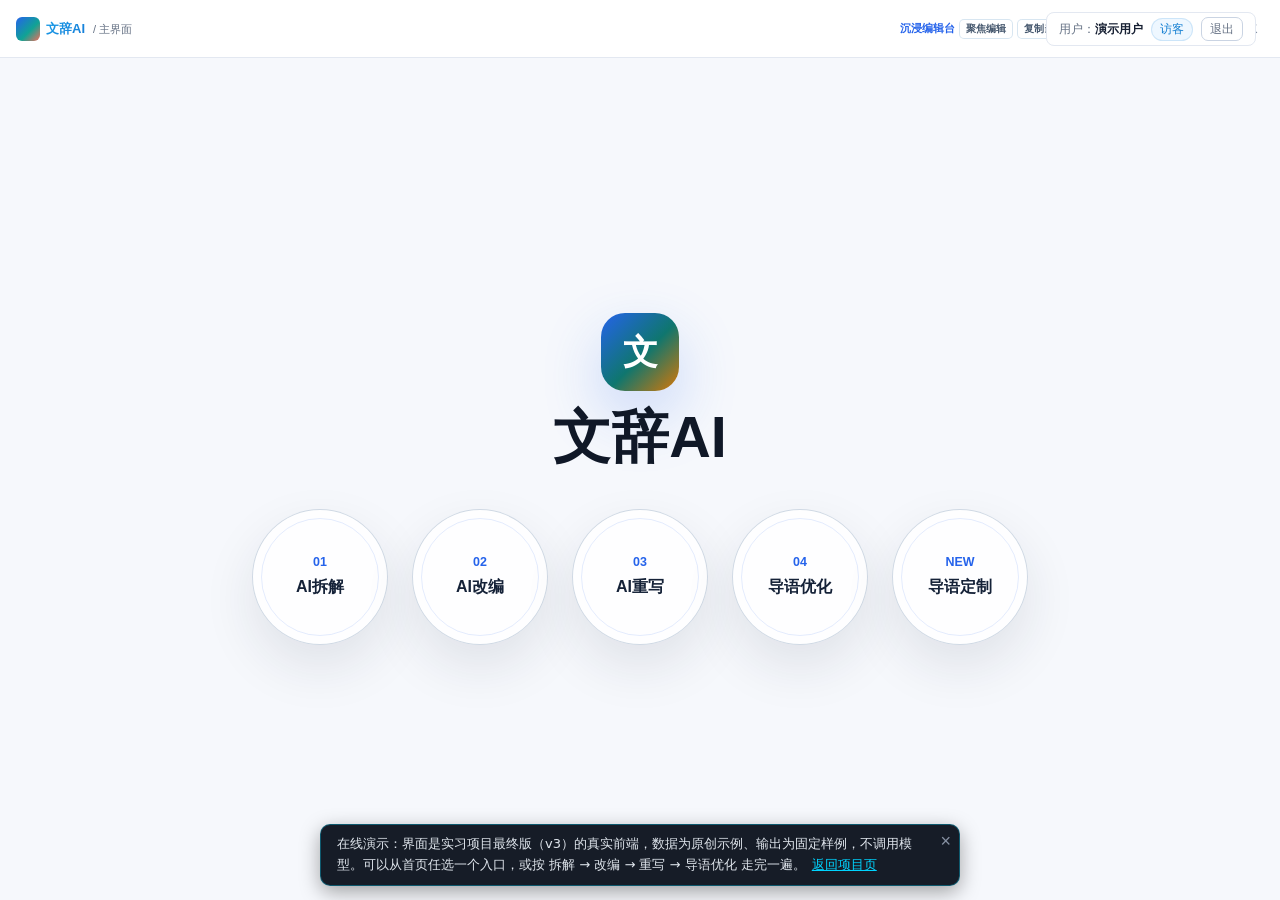
<file: demos/wenci/index.html>
<!DOCTYPE html>
<html lang="zh-CN">
<head>
    <meta charset="UTF-8">
    <meta name="viewport" content="width=device-width, initial-scale=1.0">
    <title>文辞 AI · 在线演示</title>
    <script src="graph-lite.js"></script>
    
    <link rel="stylesheet" href="css/style.css?v=20260617-split-guard">
</head>
<body>
    <canvas id="particles-canvas"></canvas>

    <div class="main-container workflow-page is-home" id="workflow-page">
        <header class="header workflow-header">
            <div class="header-glow"></div>
            <div class="workflow-header__main-row">
                <h1 class="title" aria-label="文辞AI">
                    <span class="title-icon">✦</span>
                    文辞AI
                    <span class="title-icon">✦</span>
                </h1>
                <span class="workflow-breadcrumb" id="workflow-breadcrumb">/ 主界面</span>
                <nav class="workflow-progress" id="workflow-progress">
                    <div class="progress-step is-active" data-step="1" role="button" tabindex="0" onclick="enterModule('split')">
                        <span class="progress-step__index">1</span>
                        <span class="progress-step__label">AI拆解</span>
                    </div>
                    <div class="progress-line"></div>
                    <div class="progress-step" data-step="2" role="button" tabindex="0" onclick="enterModule('adapt')">
                        <span class="progress-step__index">2</span>
                        <span class="progress-step__label">AI改编</span>
                    </div>
                    <div class="progress-line"></div>
                    <div class="progress-step" data-step="3" role="button" tabindex="0" onclick="enterModule('write')">
                        <span class="progress-step__index">3</span>
                        <span class="progress-step__label">AI重写</span>
                    </div>
                    <div class="progress-line"></div>
                    <div class="progress-step" data-step="4" role="button" tabindex="0" onclick="enterModule('intro')">
                        <span class="progress-step__index">4</span>
                        <span class="progress-step__label">导语优化</span>
                    </div>
                    <div class="progress-line"></div>
                    <div class="progress-step" data-step="9" role="button" tabindex="0" onclick="enterModule('reverse_intro')">
                        <span class="progress-step__index">新</span>
                        <span class="progress-step__label">导语定制</span>
                    </div>
                </nav>
                <nav class="workflow-subprogress" id="adaptation-substeps">
                    <span class="progress-substep" data-stage="4">改编设定</span>
                    <span class="progress-substep" data-stage="5">人物替换</span>
                    <span class="progress-substep" data-stage="6">新大纲生成</span>
                </nav>
                <div class="header-toolbar" id="header-toolbar">
                    <span class="header-toolbar__label">沉浸编辑台</span>
                    <button class="editor-toolbtn" type="button" onclick="focusPrimaryEditor()">聚焦编辑</button>
                    <button class="editor-toolbtn" type="button" onclick="copyActiveEditorText()">复制当前稿</button>
                    <span class="header-toolbar__sep">&middot;</span>
                    <button class="editor-toolbtn editor-toolbtn--tab is-active" type="button" data-editor-tab="references" onclick="toggleEditorPanelTab('references')">参考片段</button>
                    <button class="editor-toolbtn editor-toolbtn--tab" type="button" data-editor-tab="profile" onclick="toggleEditorPanelTab('profile')">人物设定</button>
                    <button class="editor-toolbtn editor-toolbtn--tab" type="button" data-editor-tab="suggestions" onclick="toggleEditorPanelTab('suggestions')">生成建议</button>
                </div>
            </div>
            <div class="header-bottom-row">
                <div class="header-selection-bar" id="header-selection-bar" style="display:none;">
                    <span class="header-selection-bar__item"><span class="header-selection-bar__label">世界观</span><span class="header-selection-bar__value" id="outline-worldview-label">—</span></span>
                    <span class="header-selection-bar__item"><span class="header-selection-bar__label">题材</span><span class="header-selection-bar__value" id="outline-genre-label">—</span></span>
                    <span class="header-selection-bar__item"><span class="header-selection-bar__label">频道</span><span class="header-selection-bar__value" id="outline-audience-label">—</span></span>
                    <span class="header-selection-bar__item"><span class="header-selection-bar__label">核心场景</span><span class="header-selection-bar__value" id="outline-scene-label">—</span></span>
                </div>
            </div>
            <div class="user-info-bar" id="user-info-bar" style="display:none;">
                <span class="user-info-bar__avatar">👤</span>
                <span class="user-info-bar__name" id="user-display-name">用户</span>
                <span class="user-info-bar__role" id="user-display-role"></span>
                <button class="user-info-bar__logout" onclick="handleLogout()" title="退出登录">退出</button>
            </div>
        </header>

        <section class="home-screen" id="home-screen">
            <div class="home-brand">
                <div class="home-logo" aria-hidden="true">文</div>
                <div>
                    <h2 class="home-title">文辞AI</h2>
                </div>
            </div>
            <div class="home-step-grid" aria-label="工作模式入口">
                <button class="home-step-button" type="button" data-entry-step="split" onclick="createTaskFromHome('split')">
                    <span class="home-step-button__num">01</span>
                    <span class="home-step-button__label">AI拆解</span>
                </button>
                <button class="home-step-button" type="button" data-entry-step="adapt" onclick="createTaskFromHome('adapt')">
                    <span class="home-step-button__num">02</span>
                    <span class="home-step-button__label">AI改编</span>
                </button>
                <button class="home-step-button" type="button" data-entry-step="write" onclick="createTaskFromHome('write')">
                    <span class="home-step-button__num">03</span>
                    <span class="home-step-button__label">AI重写</span>
                </button>
                <button class="home-step-button" type="button" data-entry-step="intro" onclick="createTaskFromHome('intro')">
                    <span class="home-step-button__num">04</span>
                    <span class="home-step-button__label">导语优化</span>
                </button>
                <button class="home-step-button" type="button" data-entry-step="reverse_intro" onclick="createTaskFromHome('reverse_intro')">
                    <span class="home-step-button__num">NEW</span>
                    <span class="home-step-button__label">导语定制</span>
                </button>
            </div>
        </section>

        <button
            class="task-sidebar-restore"
            id="task-sidebar-restore"
            type="button"
            onclick="toggleTaskSidebarCollapse()"
            aria-label="展开任务文件栏"
            title="展开任务文件栏"
            hidden
        >
            <span>›</span>
        </button>

        <div class="workflow-shell">
            <aside class="task-sidebar" id="task-sidebar">
                <div class="task-sidebar__header">
                    <div>
                        <div class="task-sidebar__eyebrow">任务台</div>
                        <div class="task-sidebar__title">任务文件</div>
                    </div>
                    <div class="task-sidebar__header-actions">
                        <button class="task-sidebar__collapse-btn" type="button" onclick="toggleTaskSidebarCollapse()" aria-label="收起任务文件栏" title="收起任务文件栏">
                            <span>‹</span>
                        </button>
                        <button class="btn btn-secondary btn-secondary--small" type="button" onclick="startNewTaskDraft()">
                            <span class="btn-icon">＋</span>
                            <span class="btn-text">新建</span>
                        </button>
                    </div>
                </div>
                <div class="task-sidebar__user" id="task-sidebar-user">正在识别当前用户...</div>
                <div class="task-sidebar__meta" id="task-sidebar-meta">载入后可查看该用户的历史任务记录。</div>
                <div class="task-sidebar__list" id="task-sidebar-list"></div>
            </aside>

            <div
                class="task-sidebar-divider"
                id="task-sidebar-divider"
                role="separator"
                aria-orientation="vertical"
                aria-label="调整任务导航宽度"
            ></div>

            <div class="workflow-main" id="stages-container">
            <div class="editor-quickbar" aria-label="编辑快捷操作">
                <button
                    type="button"
                    class="editor-quickbar__sidebar-toggle"
                    id="task-sidebar-toggle"
                    aria-label="收起或展开任务导航"
                    onclick="toggleTaskSidebarCollapse()"
                >
                    <span id="task-sidebar-toggle-icon">‹</span>
                </button>
                <span id="editor-current-mode" hidden></span>
            </div>
            <!-- ====== Stage 1: AI拆解 ====== -->
            <section class="workflow-stage" id="stage-1">
                <div class="stage-header">
                    <div>
                        <h2 class="stage-title">第一步 · AI拆解</h2>
                        <p class="stage-desc">先把原始小说正文送入 novel-splitter，自动生成标准化拆解框架。你也可以跳过这一步，直接使用已有拆解稿。</p>
                    </div>
                    <div class="stage-header-actions">
                        <button
                            type="button"
                            id="step1-save-btn"
                            class="stage-header-toggle stage-header-toggle--save"
                            onclick="saveCurrentStep1Draft()"
                        >
                            <span class="stage-header-toggle__text">保存当前进度</span>
                            <span class="stage-header-toggle__icon">💾</span>
                        </button>
                        <button
                            type="button"
                            id="history-reference-toggle"
                            class="stage-header-toggle"
                            aria-expanded="false"
                            aria-controls="history-reference-panel"
                            onclick="toggleHistoryReferencePanel()"
                        >
                            <span class="stage-header-toggle__text">历史爆款参考</span>
                            <span class="stage-header-toggle__icon">▾</span>
                        </button>
                        <div class="stage-badge">当前步骤</div>
                    </div>
                </div>

                <div class="stage-card stage-card--popover" id="history-reference-panel" style="display:none;">
                    <div class="history-reference-workbench">
                        <div class="history-reference-workbench__header">
                            <div class="history-reference-workbench__intro">
                                <div class="history-reference-workbench__eyebrow">Reference Console</div>
                                <div class="history-reference-workbench__title-row">
                                    <div class="field-label history-reference-workbench__title" id="history-reference-workbench-title">历史爆款参考</div>
                                    <span class="history-reference-badge history-reference-badge--highlight" id="history-reference-source-badge">近7天</span>
                                    <span class="history-reference-badge">已拆解</span>
                                    <span class="history-reference-badge">可直接带入</span>
                                </div>
                                <p class="summary-text history-reference-workbench__summary" id="history-reference-summary">从近一周上榜次数=1且已拆解完成的历史爆款中选取参考样本，完成查看、对比和一键带入。</p>
                            </div>
                            <div class="history-reference-workbench__status">
                                <div class="history-reference-filter history-reference-filter--source">
                                    <button type="button" class="history-reference-status-card" onclick="toggleHistoryReferenceFilter('source')">
                                        <span class="history-reference-status-card__label">参考来源</span>
                                        <strong class="history-reference-status-card__value" id="history-reference-current-source">近7日爆款书籍</strong>
                                    </button>
                                    <div class="history-reference-filter__popover" id="history-reference-source-menu">
                                        <div class="history-reference-catalog__label">参考来源</div>
                                        <div id="history-reference-sources" class="history-reference-list history-reference-list--sources"></div>
                                    </div>
                                </div>
                                <div class="history-reference-filter">
                                    <button type="button" class="history-reference-status-card" onclick="toggleHistoryReferenceFilter('date')">
                                        <span class="history-reference-status-card__label">当前日期</span>
                                        <strong class="history-reference-status-card__value" id="history-reference-current-date">未选择</strong>
                                    </button>
                                    <div class="history-reference-filter__popover" id="history-reference-date-menu">
                                        <div class="history-reference-catalog__label" id="history-reference-date-label">近一周日期</div>
                                        <div id="history-reference-dates" class="history-reference-list history-reference-list--dates"></div>
                                    </div>
                                </div>
                                <div class="history-reference-filter history-reference-filter--book">
                                    <button type="button" class="history-reference-status-card" onclick="toggleHistoryReferenceFilter('book')">
                                        <span class="history-reference-status-card__label">当前书目</span>
                                        <strong class="history-reference-status-card__value" id="history-reference-current-book">未选择</strong>
                                    </button>
                                    <div class="history-reference-filter__popover history-reference-filter__popover--book" id="history-reference-book-menu">
                                        <div class="history-reference-catalog__label" id="history-reference-book-label">当天爆款书</div>
                                        <div id="history-reference-books" class="history-reference-list history-reference-list--books"></div>
                                    </div>
                                </div>
                                <button type="button" class="history-reference-close" onclick="closeHistoryReferencePanel()">收起</button>
                            </div>
                        </div>

                        <div class="history-reference-workbench__body history-reference-workbench__body--merged">
                            <section class="history-reference-pane history-reference-pane--preview">
                                <div class="history-reference-pane__header">
                                    <div>
                                        <div class="history-reference-pane__title">拆解框架预览</div>
                                        <div class="history-reference-pane__desc">只读查看当前样本的完整拆解结果。</div>
                                    </div>
                                    <span class="history-reference-badge">只读</span>
                                </div>
                                <div class="history-reference-preview-shell">
                                    <label class="field-label history-reference-preview-shell__label" for="history-reference-preview">已拆解框架预览</label>
                                    <textarea
                                        id="history-reference-preview"
                                        class="workflow-textarea workflow-textarea--xl history-reference-preview"
                                        placeholder="请选择日期和历史爆款书名，系统会自动展示已拆解好的框架..."
                                        spellcheck="false"
                                        readonly
                                    ></textarea>
                                </div>
                            </section>
                        </div>

                        <div class="history-reference-workbench__footer">
                            <div class="history-reference-footer__hint" id="history-reference-auto-status">当前展示的是已落盘的历史爆款参考数据。</div>
                            <div class="history-reference-footer__actions">
                                <button class="btn btn-secondary" id="history-reference-fill-btn" onclick="fillHistoricalReferenceToStep2()" disabled>
                                    <span class="btn-icon">📥</span>
                                    <span class="btn-text">填入第二步拆解输入框</span>
                                </button>
                                <button class="btn btn-primary" id="history-reference-go-step2-btn" onclick="goToStep2WithHistoricalReference()" disabled>
                                    <span class="btn-icon">➡️</span>
                                    <span class="btn-text">填入后进入第二步</span>
                                    <span class="btn-glow"></span>
                                </button>
                            </div>
                        </div>
                    </div>
                </div>
                <div class="stage-card">
                    <label class="field-label" for="raw-novel-text">原始小说正文</label>
                    <div class="textarea-wrapper">
                        <textarea id="raw-novel-text" class="workflow-textarea workflow-textarea--xl" placeholder="请粘贴完整小说正文，系统会先使用 novel-splitter 自动拆成结构化框架..." spellcheck="false"></textarea>
                        <div class="textarea-border"></div>
                    </div>
                    <div class="button-group button-group--left">
                        <button class="btn btn-primary" id="step1-split-btn" onclick="splitNovelStep()">
                            <span class="btn-icon">✂️</span>
                            <span class="btn-text">开始拆解原文，生成框架</span>
                            <span class="btn-glow"></span>
                        </button>
                        <input type="file" id="upload-raw-file" accept=".txt" style="display:none">
                        <button class="btn btn-secondary" onclick="document.getElementById('upload-raw-file').click()">
                            <span class="btn-icon">📄</span>
                            <span class="btn-text">上传文件</span>
                        </button>
                        <button class="btn btn-skip" onclick="switchToStep(2)">
                            <span class="btn-icon">⏭️</span>
                            <span class="btn-text">跳过拆解，直接使用已有拆解稿</span>
                        </button>
                    </div>
                </div>

            </section>

            <!-- ====== Stage 2: 拆解输入 ====== -->
            <section class="workflow-stage" id="stage-2" style="display:none;">
                <div class="stage-header">
                    <div>
                        <h2 class="stage-title">第二步 · AI改编</h2>
                        <p class="stage-desc">这里是 AI改编 的入口。你可以直接粘贴或上传已有拆解稿，也可以承接上一步的拆解结果，继续进入改编流程。</p>
                    </div>
                    <div class="stage-header-actions">
                        <button
                            type="button"
                            class="stage-header-toggle stage-header-toggle--save"
                            onclick="saveCurrentStep2Draft()"
                        >
                            <span class="stage-header-toggle__text">保存当前进度</span>
                            <span class="stage-header-toggle__icon">💾</span>
                        </button>
                        <div class="stage-badge">当前步骤</div>
                    </div>
                </div>
                <div class="stage-card">
                    <label class="field-label" for="input-outline-text">爆款小说拆解输入</label>
                    <div class="textarea-wrapper">
                        <textarea id="input-outline-text" class="workflow-textarea workflow-textarea--xl" placeholder="请粘贴或检查 novel-splitter 输出的拆解结果..." spellcheck="false"></textarea>
                        <div class="textarea-border"></div>
                    </div>
                    <div class="button-group button-group--left">
                        <button class="btn btn-primary" id="step2-analyze-btn" onclick="analyzeOutlineStep()">
                            <span class="btn-icon">🧩</span>
                            <span class="btn-text">进入改编工作流</span>
                            <span class="btn-glow"></span>
                        </button>
                        <input type="file" id="upload-txt-file" accept=".txt" style="display:none">
                        <button class="btn btn-secondary" onclick="document.getElementById('upload-txt-file').click()">
                            <span class="btn-icon">📄</span>
                            <span class="btn-text">上传拆解 .txt</span>
                        </button>
                    </div>
                </div>
            </section>

            <!-- ====== Stage 4: 合并页 - 世界观+题材+男女频+场景 ====== -->
            <section class="workflow-stage" id="stage-4" style="display:none;">
                <div class="stage-header">
                    <div>
                        <h2 class="stage-title">改编设定与人物替换</h2>
                        <p class="stage-desc">确认改编方向，必要时替换人物小传，再生成新的故事大纲。</p>
                    </div>
                    <div class="stage-header-actions">
                        <button type="button" class="btn btn-secondary stage-action-btn stage-action-btn--save" onclick="saveCurrentStep2Draft()">
                            <span class="btn-text">保存当前进度</span>
                        </button>
                        <button type="button" class="btn btn-primary stage-action-btn stage-action-btn--mint" onclick="generateCandidateCharacters()">
                            <span class="btn-text">生成候选</span>
                        </button>
                        <button type="button" class="btn btn-primary stage-action-btn" id="confirm-adaptation-btn" onclick="confirmMergedAdaptationAndGoOutline()" disabled>
                            <span class="btn-text">生成新大纲</span>
                        </button>
                    </div>
                </div>
                <div class="stage-card">
                    <div class="adaptation-settings-panel">
                        <div class="adaptation-field adaptation-field--worldview">
                            <div class="adaptation-field__top">
                                <label class="adaptation-field__label" for="worldview-select">世界观</label>
                                <button class="btn btn-skip btn-skip--inline" type="button" onclick="keepOriginalWorldview()">
                                    <span class="btn-text">保持原样</span>
                                </button>
                            </div>
                            <select id="worldview-select" class="workflow-input workflow-select" onchange="onWorldviewSelectChange(this)">
                                <option value="" disabled selected>请选择世界观</option>
                                <option value="现代">现代</option>
                                <option value="年代">年代</option>
                                <option value="古代">古代</option>
                                <option value="未来">未来</option>
                                <option value="玄幻">玄幻</option>
                            </select>
                            <div class="adaptation-field__hint">已从分析结果自动匹配</div>
                            <div class="skip-info-box" id="skip-worldview-info">
                                <div class="skip-info-label">将使用原始大纲中的世界观</div>
                                <div class="skip-info-value" id="skip-worldview-value">—</div>
                            </div>
                        </div>

                        <div class="adaptation-field adaptation-field--audience">
                            <div class="adaptation-field__top">
                                <label class="adaptation-field__label" for="audience-select">目标读者</label>
                                <button class="btn btn-skip btn-skip--inline" type="button" title="与原有爆款小说拆解结果一致" onclick="keepOriginalAudience()">
                                    <span class="btn-text">保持原样</span>
                                </button>
                            </div>
                            <select id="audience-select" class="workflow-input workflow-select" onchange="onAudienceSelectChange(this)">
                                <option value="" disabled selected>请选择目标读者</option>
                                <option value="男频">男频</option>
                                <option value="女频">女频</option>
                            </select>
                            <div class="adaptation-field__hint">已从分析结果自动匹配</div>
                            <div class="skip-info-box" id="skip-audience-info">
                                <div class="skip-info-label">将使用原始大纲中的目标读者</div>
                                <div class="skip-info-value" id="skip-audience-value">—</div>
                            </div>
                        </div>

                        <div class="adaptation-field adaptation-field--genre" id="genre-section">
                            <div class="adaptation-field__top">
                                <label class="adaptation-field__label" for="genre-select">题材类型</label>
                                <button class="btn btn-skip btn-skip--inline" type="button" onclick="keepOriginalGenre()">
                                    <span class="btn-text">保持原样</span>
                                </button>
                            </div>
                            <div class="genre-section-placeholder" id="genre-placeholder">
                                <span class="genre-section-placeholder__text">请先选择世界观</span>
                            </div>
                            <select id="genre-select" class="workflow-input workflow-select" onchange="onGenreSelectChange(this)" style="display:none;">
                                <option value="" disabled selected>请选择题材类型</option>
                            </select>
                            <div class="adaptation-field__hint">已从分析结果自动匹配</div>
                            <div class="skip-info-box" id="skip-genre-info">
                                <div class="skip-info-label">将使用原始大纲中的题材</div>
                                <div class="skip-info-value" id="skip-genre-value">—</div>
                            </div>
                        </div>

                        <div class="adaptation-field adaptation-field--scene">
                            <div class="adaptation-field__top">
                                <label class="adaptation-field__label" for="core-scene-input">核心场景</label>
                                <button class="btn btn-skip btn-skip--inline" type="button" onclick="keepOriginalScene()">
                                    <span class="btn-text">保持原样</span>
                                </button>
                            </div>
                            <div class="original-scene-display" id="original-scene-display">
                                <span id="original-scene-text">—</span>
                            </div>
                            <input id="core-scene-input" class="workflow-input" type="text" placeholder="输入或选择新的核心场景" oninput="onCoreSceneInputChange(this)">
                            <div class="adaptation-field__hint">可直接输入自定义场景，也可以从下方候选场景中点击选择</div>
                            <div class="scene-match-row">
                                <button class="btn btn-secondary scene-match-btn" type="button" onclick="applyManualCoreScene()">
                                    <span class="btn-text">使用当前输入场景</span>
                                </button>
                                <button class="btn btn-secondary scene-match-btn" type="button" onclick="matchScenesFromLibrary()">
                                    <span class="btn-text">从场景库匹配相似场景</span>
                                </button>
                                <div id="matched-scenes-area" style="display:none;">
                                    <div class="scene-selection" id="new-scene-selection"></div>
                                </div>
                            </div>
                            <div class="skip-info-box" id="skip-scene-info">
                                <div class="skip-info-label">将使用原始核心场景</div>
                                <div class="skip-info-value" id="skip-scene-value">—</div>
                            </div>
                        </div>
                    </div>

                    <div class="adaptation-section">
                        <div class="adaptation-section__header">
                            <span class="adaptation-section__title">改编补充要求（可选）</span>
                        </div>
                        <div class="adaptation-section__body">
                            <input id="adaptation-user-note" class="workflow-input" type="text" placeholder="可写核心梗改写，也可写热点方向；拿不准可以不填">
                            <div class="adaptation-note-presets">
                                <button class="btn btn-secondary btn-secondary--small" type="button" onclick="applyAdaptationRequirementPreset('把原核心梗换成新的表达切口')">换核心梗</button>
                                <button class="btn btn-secondary btn-secondary--small" type="button" onclick="applyAdaptationRequirementPreset('切入当下热点，加入直播舆论')">加热点</button>
                                <button class="btn btn-secondary btn-secondary--small" type="button" onclick="applyAdaptationRequirementPreset('保留原结构，做新包装')">保留原结构做新包装</button>
                            </div>
                        </div>
                    </div>

                    <div class="character-panels">
                        <div class="character-panel character-panel--original">
                            <div class="character-panel__header">
                                <div class="character-panel__title">原始人物小传</div>
                                <div class="character-panel__meta" id="original-characters-meta">可编辑 · 0 字</div>
                            </div>
                            <div class="textarea-wrapper">
                                <textarea id="original-characters-display" class="workflow-textarea workflow-textarea--md" data-counter-target="original-characters-meta" spellcheck="false" placeholder="解析后会自动填入原始人物小传，也可以手动粘贴/编辑。"></textarea>
                            </div>
                            <div class="skip-info-box" id="skip-character-info">
                                <div class="skip-info-label">将使用原始人物小传</div>
                                <div class="skip-info-value" id="skip-character-value">—</div>
                            </div>
                        </div>

                        <div class="character-panel character-panel--generated" id="generated-characters-area">
                            <div class="character-panel__header">
                                <div class="character-panel__title">AI生成候选人物小传（可编辑）</div>
                                <div class="character-panel__meta" id="new-character-bios-meta">可编辑 · 0 字</div>
                            </div>
                            <div class="textarea-wrapper">
                                <textarea id="new-character-bios" class="workflow-textarea workflow-textarea--xl" data-counter-target="new-character-bios-meta" spellcheck="false" placeholder="点击右上角“生成候选”后，AI 候选人物小传会显示在这里。"></textarea>
                            </div>
                        </div>
                    </div>

                    <div class="name-replace-tools" id="name-replace-tool">
                        <div class="name-replace-tool name-replace-tool--original">
                            <div class="field-label">原始人物小传 · 姓名替换</div>
                            <div class="name-replace-row">
                                <input id="old-name-input-original" class="workflow-input" type="text" placeholder="原名">
                                <span class="name-replace-arrow">→</span>
                                <input id="new-name-input-original" class="workflow-input" type="text" placeholder="新名">
                                <button class="btn btn-secondary" onclick="batchReplaceName('original')">
                                    <span class="btn-text">替换</span>
                                </button>
                            </div>
                            <div class="name-replace-result" id="name-replace-result-original"></div>
                        </div>
                        <div class="name-replace-tool name-replace-tool--generated">
                            <div class="field-label">AI候选人物小传 · 姓名替换</div>
                            <div class="name-replace-row">
                                <input id="old-name-input-generated" class="workflow-input" type="text" placeholder="原名">
                                <span class="name-replace-arrow">→</span>
                                <input id="new-name-input-generated" class="workflow-input" type="text" placeholder="新名">
                                <button class="btn btn-secondary" onclick="batchReplaceName('generated')">
                                    <span class="btn-text">替换</span>
                                </button>
                                <button class="btn btn-secondary name-replace-ai-btn" type="button" onclick="smartReplaceCharacterNames('generated')">
                                    <span class="btn-text">AI一键智能替换原有人物名称</span>
                                </button>
                            </div>
                            <div class="name-replace-result" id="name-replace-result-generated"></div>
                        </div>
                    </div>

                    <button class="btn btn-primary" id="confirm-character-btn" onclick="confirmCharacters()" disabled style="display:none;">
                        <span class="btn-text">确认人物，进入新大纲生成</span>
                    </button>

                </div>
            </section>

            <!-- ====== Stage 5: 人物信息替换 ====== -->
            <section class="workflow-stage" id="stage-5" style="display:none;">
                <div class="stage-card stage-card--muted">
                    <div class="summary-text">人物替换已合并到改编设定页。</div>
                </div>
            </section>

            <!-- ====== Stage 6: 新大纲生成 ====== -->
            <section class="workflow-stage" id="stage-6" style="display:none;">
                <div class="stage-header">
                    <div>
                        <h2 class="stage-title">第二步 · AI改编</h2>
                        <p class="stage-desc">基于前面的选择生成新大纲。如果全部保持原样，则直接输出原始大纲。</p>
                    </div>
                    <div class="stage-header-actions">
                        <button
                            type="button"
                            class="stage-header-toggle stage-header-toggle--save"
                            onclick="saveCurrentStep2Draft()"
                        >
                            <span class="stage-header-toggle__text">保存当前进度</span>
                            <span class="stage-header-toggle__icon">💾</span>
                        </button>
                        <div class="stage-badge">当前步骤</div>
                    </div>
                </div>
                <div class="stage-card">
                    <p class="stage-card__hint" style="margin:0 0 16px;color:var(--figma-muted);font-size:0.85rem;">改编设定已确认，请查看顶部导航栏确认选择，然后生成新大纲。</p>
                    <div class="button-group button-group--left">
                        <button class="btn btn-primary" onclick="generateNewOutline()">
                            <span class="btn-icon">📝</span>
                            <span class="btn-text">生成新大纲</span>
                            <span class="btn-glow"></span>
                        </button>
                    </div>
                </div>
                <div class="stage-card stage-result" id="new-outline-result-card">
                    <div class="structured-grid structured-grid--result">
                        <div class="structured-field structured-field--full">
                            <label class="field-label" for="new-outline-text">新大纲（可编辑）</label>
                            <div class="textarea-wrapper">
                                <textarea id="new-outline-text" class="workflow-textarea workflow-textarea--xl" spellcheck="false"></textarea>
                            </div>
                        </div>
                    </div>
                    <div class="button-group button-group--left">
                        <button class="btn btn-secondary" onclick="copyTextFromTextarea('new-outline-text')">
                            <span class="btn-icon">📋</span>
                            <span class="btn-text">复制新大纲</span>
                        </button>
                        <button class="btn btn-primary" onclick="goToWritingStepFromOutline()">
                            <span class="btn-icon">🪄</span>
                            <span class="btn-text">确认新大纲，进入正文生成</span>
                            <span class="btn-glow"></span>
                        </button>
                    </div>
                </div>
            </section>

            <!-- ====== Stage 7: AI重写 ====== -->
            <section class="workflow-stage" id="stage-7" style="display:none;">
                <div class="stage-header">
                    <div>
                        <h2 class="stage-title">第三步 · AI重写</h2>
                        <p class="stage-desc">最后一步会调用 novel-rewrite-engine，根据上一步确认后的新框架扩写出完整小说正文，并支持复制与导出。</p>
                    </div>
                    <div class="stage-header-actions">
                        <button
                            type="button"
                            class="stage-header-toggle stage-header-toggle--save"
                            onclick="saveCurrentStep3Draft()"
                        >
                            <span class="stage-header-toggle__text">保存当前进度</span>
                            <span class="stage-header-toggle__icon">💾</span>
                        </button>
                        <div class="stage-badge">当前步骤</div>
                    </div>
                </div>

                <!-- 输入配置区（可折叠） -->
                <div class="stage-card stage-card--collapsible" id="step3-config-card">
                    <div class="collapsible-header" onclick="toggleStep3Config()">
                        <span class="collapsible-header__icon" id="step3-config-arrow">▼</span>
                        <span class="collapsible-header__title">输入配置</span>
                        <span class="collapsible-header__hint" id="step3-config-hint">最终框架、标题与生成接口</span>
                    </div>
                    <div class="collapsible-body" id="step3-config-body">
                    <label class="field-label" for="rewrite-framework-text">最终框架输入</label>
                    <div class="textarea-wrapper">
                        <textarea id="rewrite-framework-text" class="workflow-textarea workflow-textarea--xl" placeholder="你可以直接粘贴已有最终框架，单独使用 AI重写模块；如果是从第二步进入，这里会自动带入当前框架。" spellcheck="false"></textarea>
                        <div class="textarea-border"></div>
                    </div>
                    <div class="button-group button-group--left">
                        <input type="file" id="upload-framework-file" accept=".txt" style="display:none">
                        <button class="btn btn-secondary" onclick="document.getElementById('upload-framework-file').click()">
                            <span class="btn-icon">📄</span>
                            <span class="btn-text">上传最终框架 .txt</span>
                        </button>
                        <button class="btn btn-secondary" onclick="useCurrentFrameworkForWriting()">
                            <span class="btn-icon">📥</span>
                            <span class="btn-text">一键带入当前内容</span>
                        </button>
                    </div>
                    <div class="structured-grid">
                        <div class="structured-field">
                            <label class="field-label" for="novel-title-input">小说标题（可选）</label>
                            <input id="novel-title-input" class="workflow-input" type="text" placeholder="不填则自动从框架推断标题">
                        </div>
                        <div class="structured-field">
                            <label class="field-label" for="novel-model-select">生成接口</label>
                            <select id="novel-model-select" class="workflow-input">
                                <option value="volc">火山方舟 DeepSeek</option>
                                <option value="doubao">豆包 Seed Character</option>
                            </select>
                        </div>
                    </div>
                    <div class="button-group button-group--left">
                        <button class="btn btn-primary" onclick="generateNovelFromFramework()">
                            <span class="btn-icon">🖋️</span>
                            <span class="btn-text">开始逐章生成完整小说</span>
                            <span class="btn-glow"></span>
                        </button>
                    </div>
                    </div><!-- .collapsible-body -->
                </div>

                <div class="stage-card stage-result" id="novel-generation-card" style="display:none;">
                    <!-- 顶部写作工具栏 -->
                    <div class="write-toolbar" id="write-toolbar">
                        <div class="write-toolbar__row">
                            <button class="write-toolbar__sidebar-toggle" id="chapter-sidebar-toggle-btn" onclick="toggleChapterSidebar()" title="折叠/展开章节列表">
                                <span>☰</span>
                            </button>
                            <div class="write-toolbar__chapter-info">
                                <input id="chapter-editor-title" class="write-toolbar__chapter-title" type="text" readonly value="未选择">
                                <span class="write-toolbar__sep">·</span>
                                <input id="chapter-editor-word-count" class="write-toolbar__stat" type="text" readonly value="0 字">
                                <span class="write-toolbar__sep">·</span>
                                <input id="chapter-editor-save-status" class="write-toolbar__stat" type="text" readonly value="未保存">
                            </div>
                            <div class="write-toolbar__spacer"></div>
                            <button class="chapter-toolbtn" id="chapter-follow-toggle-btn" onclick="toggleChapterAutoFollow()" title="自动跟随生成">
                                <span class="btn-icon">◎</span>
                                <span class="btn-text">跟随</span>
                            </button>
                            <button class="chapter-toolbtn" onclick="copyCurrentChapterDraft()" title="复制当前章">
                                <span class="btn-icon">⧉</span>
                                <span class="btn-text">复制</span>
                            </button>
                            <button class="chapter-toolbtn chapter-toolbtn--primary" onclick="saveCurrentChapterDraft(true)" title="保存当前章">
                                <span class="btn-icon">▣</span>
                                <span class="btn-text">保存</span>
                            </button>
                            <button class="chapter-toolbtn chapter-toolbtn--warn" onclick="regenerateCurrentChapter()" title="重生成当前章">
                                <span class="btn-icon">↻</span>
                                <span class="btn-text">重生成</span>
                            </button>
                            <button class="chapter-toolbtn chapter-toolbtn--warn" id="stop-generation-btn" onclick="stopGeneration()" style="display:none;" title="中断生成">
                                <span class="btn-icon">⏹</span>
                                <span class="btn-text">中断</span>
                            </button>
                        </div>
                        <div class="write-toolbar__plot-row">
                            <span id="write-toolbar-plot" class="write-toolbar__plot"></span>
                        </div>
                        <span class="chapter-editor-card__meta" id="chapter-editor-meta" style="display:none;"></span>
                        <span id="novel-job-current-chapter" style="display:none;">—</span>
                        <span id="novel-job-status" style="display:none;">等待开始</span>
                        <span id="novel-job-progress" style="display:none;">0/10</span>
                    </div>

                    <div class="chapter-workspace">
                        <!-- 左侧：章节列表（可折叠） -->
                        <div class="chapter-sidebar" id="chapter-sidebar">
                            <div class="chapter-sidebar__label">章节列表</div>
                            <div class="chapter-draft-list-vertical" id="chapter-draft-list"></div>
                            <button class="chapter-sidebar__config-toggle" id="step3-config-quick-toggle" onclick="toggleStep3Config()" title="展开/收起输入配置">
                                <span class="btn-icon">⚙</span>
                                <span class="btn-text">输入配置</span>
                            </button>
                        </div>

                        <!-- 中间：编辑器 -->
                        <div class="chapter-editor-area">
                            <div class="chapter-editor-card chapter-editor-card--main chapter-editor-card--bare">
                                <textarea id="chapter-editor-text" class="workflow-textarea workflow-textarea--xl chapter-editor-textarea--full" spellcheck="false" placeholder="生成开始后，这里会显示当前章节正文；你可以直接修改。"></textarea>
                            </div>
                        </div>

                    </div>
                </div>

                <div class="stage-card stage-result" id="generated-novel-card" style="display:none;">
                    <div class="selection-toolbar">
                        <div class="selection-toolbar__item">
                            <span class="selection-toolbar__label">标题</span>
                            <span class="selection-toolbar__value" id="generated-novel-title">未生成</span>
                        </div>
                        <div class="selection-toolbar__item">
                            <span class="selection-toolbar__label">字数</span>
                            <span class="selection-toolbar__value" id="generated-novel-word-count">0</span>
                        </div>
                        <div class="selection-toolbar__item">
                            <span class="selection-toolbar__label">输出文件</span>
                            <span class="selection-toolbar__value" id="generated-novel-output-path">—</span>
                        </div>
                    </div>
                    <div class="structured-grid structured-grid--result">
                        <div class="structured-field structured-field--full">
                            <label class="field-label" for="generated-novel-text">生成结果（可复制）</label>
                            <textarea id="generated-novel-text" class="workflow-textarea workflow-textarea--xl" spellcheck="false"></textarea>
                        </div>
                    </div>
                    <div class="button-group button-group--left">
                        <button class="btn btn-secondary" onclick="copyTextFromTextarea('generated-novel-text')">
                            <span class="btn-icon">📋</span>
                            <span class="btn-text">复制正文</span>
                        </button>
                        <button class="btn btn-secondary" onclick="downloadGeneratedNovelAsTxt()">
                            <span class="btn-icon">💾</span>
                            <span class="btn-text">导出正文 .txt</span>
                        </button>
                    </div>
                </div>
            </section>

            <!-- ============================================ -->
            <!-- Stage 8: 导语优化 -->
            <!-- ============================================ -->
            <section class="workflow-stage" id="stage-8" style="display:none;">
                <div class="stage-header">
                    <div>
                        <h2 class="stage-title">第四步 · 导语优化</h2>
                        <p class="stage-desc">把正文开头压缩成可发布导语，候选第一句、整体编排、逐句润色都在右侧面板中承接。</p>
                    </div>
                    <div class="stage-header-actions">
                        <button type="button" class="stage-header-toggle stage-header-toggle--save" onclick="saveCurrentStep4Draft()">
                            <span class="stage-header-toggle__text">保存导语</span>
                            <span class="stage-header-toggle__icon">💾</span>
                        </button>
                    </div>
                </div>

                <div class="intro-workbench">
                    <section class="intro-editor-main stage-card">
                        <label class="field-label" for="intro-edit-original">原始导语</label>
                        <div class="textarea-wrapper intro-original-wrapper">
                            <textarea id="intro-edit-original" class="workflow-textarea workflow-textarea--md" rows="6" placeholder="从正文生成阶段自动带入，也可手动粘贴..." spellcheck="false"></textarea>
                        </div>
                        <div class="intro-toolbar" aria-label="导语优化步骤操作">
                            <button class="intro-tool-btn is-active" id="intro-edit-step1-btn" onclick="introEditStep1Generate()">
                                <span>01</span>生成第一句
                            </button>
                            <button class="intro-tool-btn" id="intro-edit-confirm-step1-btn" onclick="introEditConfirmStep1()" style="display:none;">
                                <span>02</span>整体编排
                            </button>
                            <button class="intro-tool-btn" id="intro-edit-confirm-step2-btn" onclick="introEditConfirmStep2()" style="display:none;">
                                <span>03</span>逐句润色
                            </button>
                        </div>
                        <label class="field-label" for="intro-edit-step3-text" style="margin-top:16px;">最终导语（可编辑）</label>
                        <div class="textarea-wrapper intro-final-wrapper">
                            <textarea id="intro-edit-step3-text" class="workflow-textarea workflow-textarea--lg" rows="8" placeholder="点击上方步骤后，生成内容会在这里逐步成稿，也可以直接微调保存。" spellcheck="false"></textarea>
                        </div>
                        <div class="button-group button-group--left">
                            <button class="btn btn-primary intro-action-btn" onclick="saveCurrentStep4Draft()">保存导语</button>
                            <button class="btn btn-secondary intro-action-btn" onclick="copyEditedIntro()">复制导语</button>
                        </div>
                    </section>
                    <aside class="intro-side-panel stage-card">
                        <div class="intro-edit-step-bar" id="intro-edit-step-bar">
                            <span class="intro-edit-step is-active" data-intro-step="1">第一句</span>
                            <span class="intro-edit-step" data-intro-step="2">编排</span>
                            <span class="intro-edit-step" data-intro-step="3">润色</span>
                        </div>
                        <div class="intro-panel-section" id="intro-edit-step1-card" style="display:none;">
                            <div class="intro-panel-title">候选第一句</div>
                            <div id="intro-edit-step1-result" class="intro-edit-result prose"></div>
                        </div>
                        <div class="intro-panel-section" id="intro-edit-step2-card" style="display:none;">
                            <div class="intro-panel-title">整体编排</div>
                            <div class="intro-substep-bar" aria-label="整体编排小步骤">
                                <span class="intro-substep-chip">01 衔接</span>
                                <span class="intro-substep-chip">02 转折</span>
                            </div>
                            <div id="intro-edit-step2-header" class="intro-edit-result prose"></div>
                            <div class="textarea-wrapper">
                                <textarea id="intro-edit-step2-text" class="workflow-textarea workflow-textarea--md" rows="8" placeholder="编排结果将显示在此处..." spellcheck="false"></textarea>
                            </div>
                            <div id="intro-edit-step2-info" class="intro-edit-info prose"></div>
                        </div>
                        <div class="intro-panel-section" id="intro-edit-step3-card" style="display:none;">
                            <div class="intro-panel-title">逐句润色记录</div>
                            <div id="intro-edit-step3-header" class="intro-edit-result prose"></div>
                            <div id="intro-edit-step3-info" class="intro-edit-info prose"></div>
                        </div>
                        <div class="intro-panel-empty" id="intro-panel-empty">生成后会在这里展开候选、编排说明和逐句润色记录。</div>
                    </aside>
                </div>
            </section>

            <!-- ============================================ -->
            <!-- Stage 9: 导语定制（并行逆工作流） -->
            <!-- ============================================ -->
            <section class="workflow-stage" id="stage-9" style="display:none;">
                <div class="stage-header">
                    <div>
                        <h2 class="stage-title">导语定制 · 逆工作流</h2>
                        <p class="stage-desc">并行模式：直接根据作者导语生成完整拆解式梗概（含【一】到【八】）；原四步工作流保持不变。</p>
                    </div>
                    <div class="stage-header-actions">
                        <div class="stage-badge">并行模式</div>
                    </div>
                </div>

                <div class="reverse-intro-layout">
                    <section class="stage-card reverse-intro-input-card">
                        <div class="structured-grid">
                            <div class="structured-field structured-field--full">
                                <label class="field-label" for="reverse-intro-input">导语样例</label>
                                <textarea id="reverse-intro-input" class="workflow-textarea workflow-textarea--xl" rows="12" placeholder="粘贴作者给出的导语，系统会直接生成与第一步一致格式的10章拆解稿..." spellcheck="false"></textarea>
                            </div>
                            <div class="structured-field">
                                <label class="field-label" for="reverse-intro-chapter-count">框架章节数</label>
                                <select id="reverse-intro-chapter-count" class="workflow-input workflow-select">
                                    <option value="10" selected>固定10章（同第一步）</option>
                                </select>
                            </div>
                            <div class="structured-field">
                                <label class="field-label" for="reverse-intro-model-select">生成接口</label>
                                <select id="reverse-intro-model-select" class="workflow-input workflow-select">
                                    <option value="volcengine">火山方舟 DeepSeek</option>
                                    <option value="doubao-seeding">豆包 seeding 模型</option>
                                </select>
                            </div>
                        </div>
                        <div class="button-group button-group--left">
                            <button class="btn btn-primary" type="button" onclick="reverseIntroGeneratePlan()">
                                <span class="btn-icon">🧭</span>
                                <span class="btn-text">生成梗概</span>
                                <span class="btn-glow"></span>
                            </button>
                            <button class="btn btn-secondary" type="button" onclick="reverseIntroUseFrameworkForAdaptation()">
                                <span class="btn-icon">📥</span>
                                <span class="btn-text">带入 AI改编</span>
                            </button>
                            <button class="btn btn-secondary" type="button" onclick="reverseIntroUseFrameworkForWriting()">
                                <span class="btn-icon">📥</span>
                                <span class="btn-text">带入 AI重写</span>
                            </button>
                        </div>
                    </section>

                    <section class="stage-card reverse-intro-output-card">
                        <div class="selection-toolbar">
                            <div class="selection-toolbar__item">
                                <span class="selection-toolbar__label">模式</span>
                                <span class="selection-toolbar__value">导语定制</span>
                            </div>
                            <div class="selection-toolbar__item">
                                <span class="selection-toolbar__label">当前状态</span>
                                <span class="selection-toolbar__value" id="reverse-intro-status">等待输入</span>
                            </div>
                        </div>
                        <div class="reverse-intro-panel reverse-intro-panel--wide">
                            <div class="reverse-intro-panel__title">完整拆解式梗概</div>
                            <textarea id="reverse-intro-framework" class="workflow-textarea workflow-textarea--xl" rows="18" placeholder="生成后显示与第一步一致的拆解稿：包含固定八大模块与10章大纲。可编辑后带入 AI改编 或 AI重写。" spellcheck="false"></textarea>
                        </div>
                    </section>
                </div>
            </section>

            </div>

            <aside class="editor-assist-panel" id="editor-assist-panel" aria-label="编辑辅助面板">
                <div class="editor-assist-panel__header">
                    <div>
                        <div class="editor-assist-panel__eyebrow">Editor Assist</div>
                        <div class="editor-assist-panel__title">参考与建议</div>
                    </div>
                    <button
                        type="button"
                        class="editor-assist-panel__toggle"
                        id="editor-assist-toggle"
                        onclick="toggleEditorAssistCollapse()"
                        aria-label="收起或展开编辑辅助面板"
                    >›</button>
                </div>
                <div class="editor-assist-body">
                    <section class="editor-assist-section is-active" data-editor-panel="references">
                        <div class="editor-assist-section__header">
                            <span class="editor-assist-section__icon">&#x1F4D6;</span>
                            <span class="editor-assist-section__label">参考导航</span>
                        </div>
                        <div class="editor-assist-actions">
                            <button type="button" class="editor-assist-action" onclick="toggleHistoryReferencePanel()">
                                <span class="editor-assist-action__icon">&#x1F4C2;</span>
                                <span class="editor-assist-action__body">
                                    <span class="editor-assist-action__label">历史爆款参考</span>
                                    <span class="editor-assist-action__hint">查看近 7 天上榜样本</span>
                                </span>
                                <span class="editor-assist-action__arrow">&rarr;</span>
                            </button>
                            <button type="button" class="editor-assist-action" onclick="enterModule('adapt')">
                                <span class="editor-assist-action__icon">&#x1F4DD;</span>
                                <span class="editor-assist-action__body">
                                    <span class="editor-assist-action__label">拆解输入</span>
                                    <span class="editor-assist-action__hint">检查原始拆解框架</span>
                                </span>
                                <span class="editor-assist-action__arrow">&rarr;</span>
                            </button>
                            <button type="button" class="editor-assist-action" onclick="enterModule('write')">
                                <span class="editor-assist-action__icon">&#x1F4C4;</span>
                                <span class="editor-assist-action__body">
                                    <span class="editor-assist-action__label">最终框架</span>
                                    <span class="editor-assist-action__hint">确认 AI 重写所用的框架</span>
                                </span>
                                <span class="editor-assist-action__arrow">&rarr;</span>
                            </button>
                        </div>
                        <div class="editor-assist-reference-area" id="editor-assist-reference-area">
                            <div class="editor-assist-reference-area__label">当前章节参考片段</div>
                            <div class="editor-assist-reference-view" id="editor-assist-reference-view">
                                <div class="context-empty">选中章节后可查看对应参考片段</div>
                            </div>
                            <div class="editor-assist-reference-meta" id="editor-assist-reference-meta"></div>
                        </div>
                    </section>
                    <section class="editor-assist-section" data-editor-panel="profile">
                        <div class="editor-assist-section__header">
                            <span class="editor-assist-section__icon">&#x1F464;</span>
                            <span class="editor-assist-section__label">人物与设定</span>
                            <span class="editor-assist-section__badge">3</span>
                        </div>
                        <div class="editor-assist-actions">
                            <button type="button" class="editor-assist-action" onclick="switchToStep(4)">
                                <span class="editor-assist-action__icon">&#x2699;&#xFE0F;</span>
                                <span class="editor-assist-action__body">
                                    <span class="editor-assist-action__label">改编设定</span>
                                    <span class="editor-assist-action__hint">世界观 / 题材 / 场景</span>
                                </span>
                                <span class="editor-assist-action__arrow">&rarr;</span>
                            </button>
                            <button type="button" class="editor-assist-action" onclick="switchToStep(5)">
                                <span class="editor-assist-action__icon">&#x270F;&#xFE0F;</span>
                                <span class="editor-assist-action__body">
                                    <span class="editor-assist-action__label">人物替换</span>
                                    <span class="editor-assist-action__hint">原名 &rarr; 新名批量替换</span>
                                </span>
                                <span class="editor-assist-action__arrow">&rarr;</span>
                            </button>
                            <button type="button" class="editor-assist-action" onclick="switchToStep(6)">
                                <span class="editor-assist-action__icon">&#x1F4CB;</span>
                                <span class="editor-assist-action__body">
                                    <span class="editor-assist-action__label">新大纲</span>
                                    <span class="editor-assist-action__hint">生成并确认改编后大纲</span>
                                </span>
                                <span class="editor-assist-action__arrow">&rarr;</span>
                            </button>
                        </div>
                    </section>
                    <section class="editor-assist-section" data-editor-panel="suggestions">
                        <div class="editor-assist-section__header">
                            <span class="editor-assist-section__icon">&#x1F4A1;</span>
                            <span class="editor-assist-section__label">快捷技巧</span>
                        </div>
                        <div class="editor-assist-actions">
                            <button type="button" class="editor-assist-action" onclick="saveCurrentStep3Draft()">
                                <span class="editor-assist-action__icon">&#x1F4BE;</span>
                                <span class="editor-assist-action__body">
                                    <span class="editor-assist-action__label">先保存再生成</span>
                                    <span class="editor-assist-action__hint">避免进度丢失</span>
                                </span>
                            </button>
                            <button type="button" class="editor-assist-action" onclick="useCurrentFrameworkForWriting()">
                                <span class="editor-assist-action__icon">&#x1F4E5;</span>
                                <span class="editor-assist-action__body">
                                    <span class="editor-assist-action__label">带入当前框架</span>
                                    <span class="editor-assist-action__hint">大纲确认后直达正文生成</span>
                                </span>
                            </button>
                            <button type="button" class="editor-assist-action editor-assist-action--soft" onclick="toggleEditorAssistCollapse()">
                                <span class="editor-assist-action__icon">&#x25C0;</span>
                                <span class="editor-assist-action__body">
                                    <span class="editor-assist-action__label">收起辅助面板</span>
                                    <span class="editor-assist-action__hint">右侧面板可随时展开</span>
                                </span>
                            </button>
                        </div>
                    </section>
                </div>
            </aside>
        </div>
    </div>

    <div class="detail-panel" id="detail-panel" style="display: none;">
        <div class="panel-header">
            <h3 id="panel-title">人物详情</h3>
            <button class="panel-close" onclick="closePanel()">✕</button>
        </div>
        <div class="panel-body" id="panel-body"></div>
    </div>

    <div class="error-toast" id="error-toast" style="display: none;">
        <span class="error-icon">⚠</span>
        <span class="error-msg" id="error-msg"></span>
    </div>

    <div class="loading-overlay-page" id="page-loading" style="display:none;">
        <div class="loading-content">
            <div class="loading-spinner">
                <div class="spinner-ring"></div>
                <div class="spinner-ring"></div>
                <div class="spinner-ring"></div>
                <div class="spinner-core"></div>
            </div>
            <p class="loading-text" id="page-loading-text">AI 正在处理中...</p>
            <div class="loading-progress">
                <div class="progress-bar" id="page-progress-bar"></div>
            </div>
        </div>
    </div>

    <!-- AI 改写浮动按钮（挂到 body 下，避免祖先包含块影响 position:fixed） -->
    <button id="ai-rewrite-float-btn" class="ai-rewrite-float-btn" type="button" title="AI 改写选中段落">
        <span>✨</span>
        <span>AI 改写</span>
    </button>

    <!-- AI 改写弹窗 -->
    <div id="ai-rewrite-modal-overlay" class="rewrite-modal-overlay">
        <div class="rewrite-modal">
            <div class="rewrite-modal__header">
                <div class="rewrite-modal__title">AI 改写</div>
                <button class="rewrite-modal__close" type="button" onclick="closeRewriteModal()">✕</button>
            </div>
            <div>
                <div class="rewrite-modal__label">原文段落</div>
                <textarea id="ai-rewrite-preview" class="rewrite-modal__preview" readonly></textarea>
            </div>
            <div>
                <div class="rewrite-modal__label">修改意见</div>
                <textarea id="ai-rewrite-instruction" class="rewrite-modal__input" placeholder="例如：让这段更紧张刺激，增加人物内心独白"></textarea>
            </div>
            <div class="rewrite-modal__actions">
                <button class="rewrite-modal__btn rewrite-modal__btn--secondary" type="button" onclick="closeRewriteModal()">取消</button>
                <button class="rewrite-modal__btn rewrite-modal__btn--primary" type="button" id="ai-rewrite-submit-btn" onclick="submitRewriteSelection()">发送</button>
            </div>
        </div>
    </div>

    <script src="mock-api.js"></script>
    <script src="js/workflow/common.js?v=20260623-workflow-main"></script>
    <script src="js/workflow/task1-split.js?v=20260617-split-guard"></script>
    <script src="js/workflow/task2-adapt.js?v=20260617-split-guard"></script>
    <script src="js/workflow/task3-write.js?v=20260617-split-guard"></script>
    <script src="js/workflow/task4-intro-edit.js?v=20260617-split-guard"></script>
    <script src="js/workflow/reverse-intro/index.js?v=20260623-reverse-intro-merge"></script>
    <script src="js/workflow/init.js?v=20260617-split-guard"></script>
<div id="demo-banner" style="position:fixed;z-index:99999;left:50%;transform:translateX(-50%);bottom:14px;max-width:92vw;background:rgba(10,16,28,.95);color:#e0e6ed;border:1px solid #00d4ff55;padding:9px 38px 9px 16px;border-radius:10px;font:13px/1.6 system-ui;box-shadow:0 6px 20px rgba(0,0,0,.35)">在线演示：界面是实习项目最终版（v3）的真实前端，数据为原创示例、输出为固定样例，不调用模型。可以从首页任选一个入口，或按 拆解 → 改编 → 重写 → 导语优化 走完一遍。<a href="../../projects/wenci.html" style="color:#00d4ff;margin-left:6px">返回项目页</a><button onclick="this.parentNode.remove()" aria-label="关闭说明" style="position:absolute;right:8px;top:6px;background:none;border:0;color:#8892a4;font-size:18px;cursor:pointer">×</button></div>
</body>
</html>
</file>
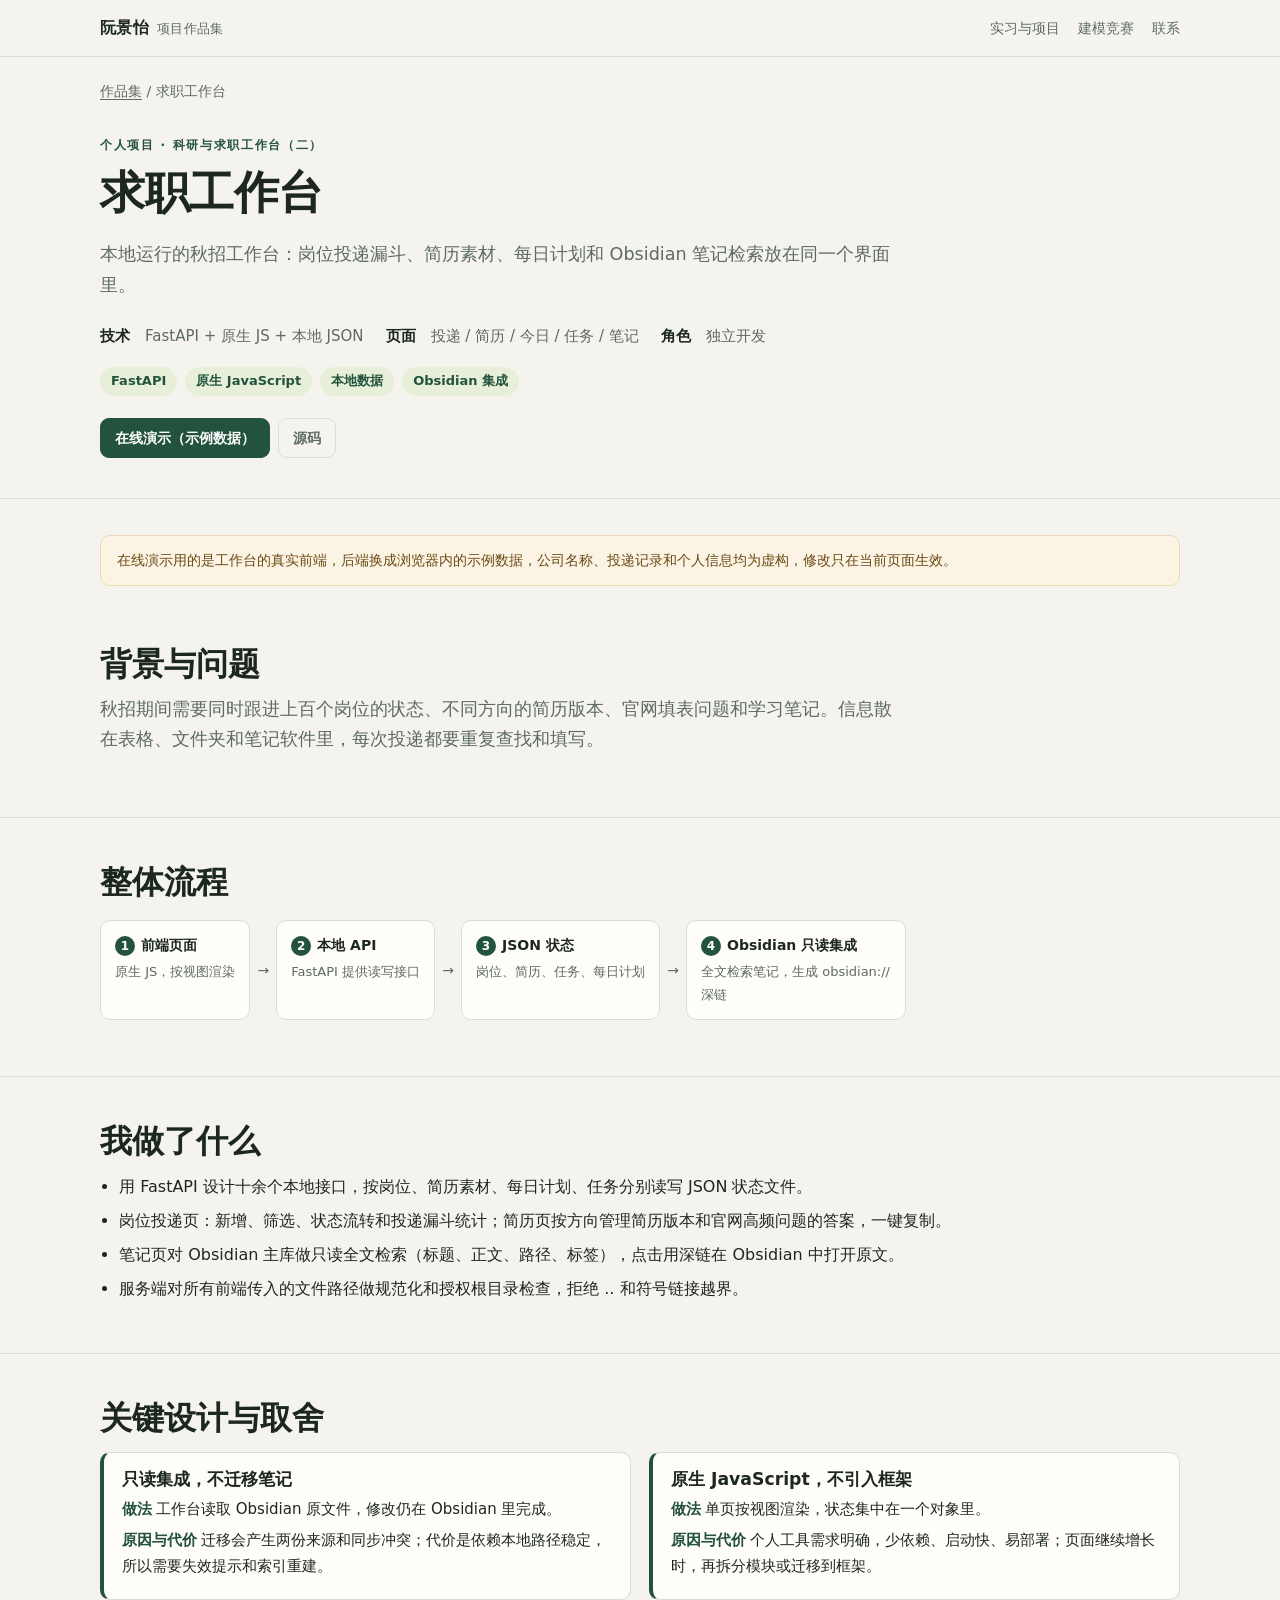
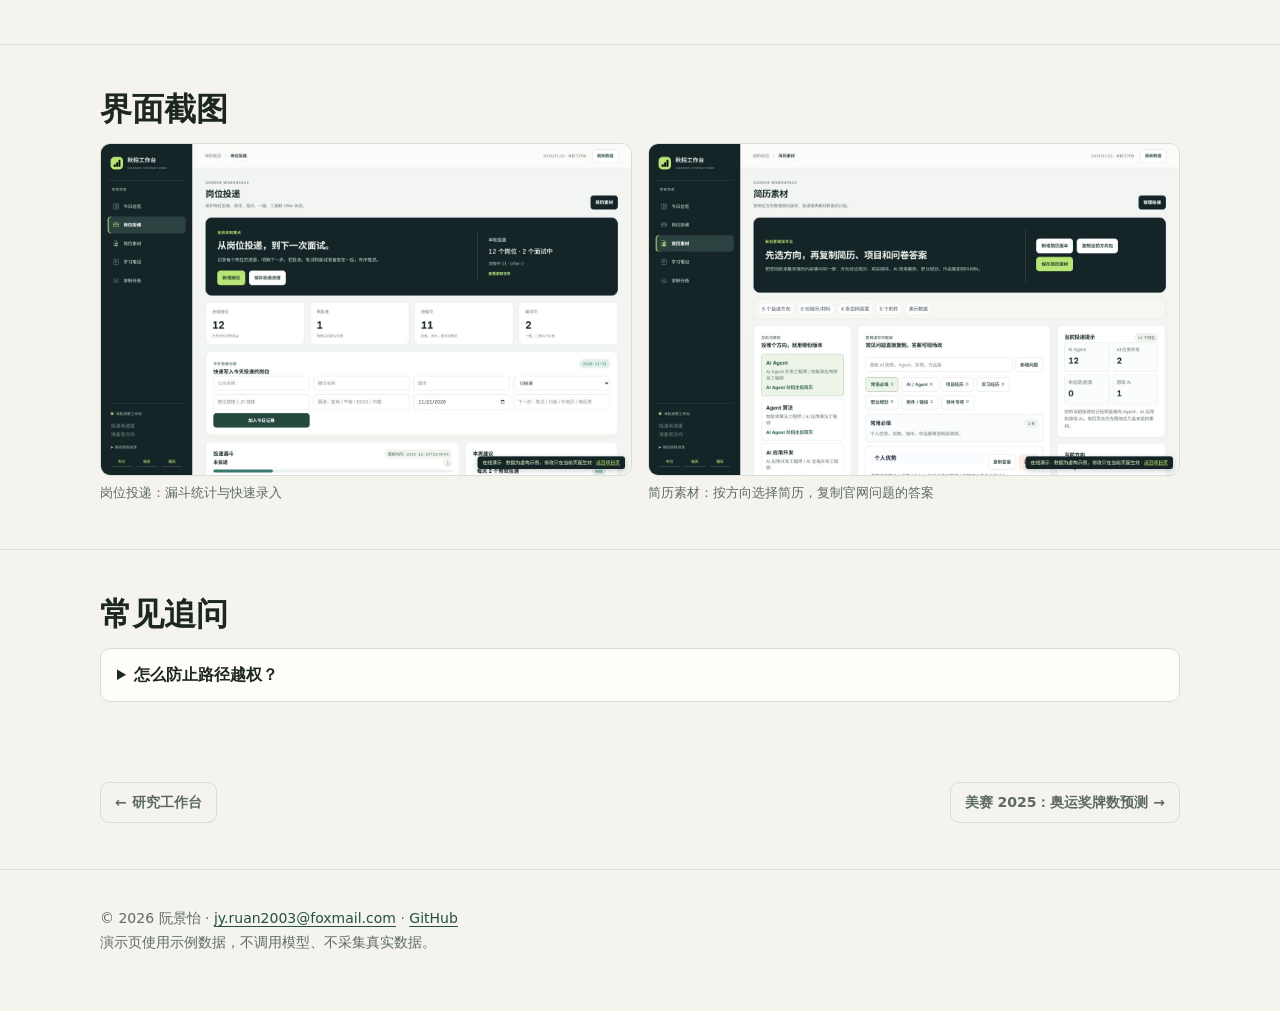
<file: projects/career-workbench.html>
<!DOCTYPE html>
<html lang="zh-CN">
<head>
<meta charset="utf-8">
<meta name="viewport" content="width=device-width, initial-scale=1">
<title>求职工作台 · 阮景怡</title>
<meta name="description" content="本地运行的秋招工作台：岗位投递漏斗、简历素材、每日计划和 Obsidian 笔记检索放在同一个界面里。">
<link rel="icon" href="data:image/svg+xml,%3Csvg xmlns='http://www.w3.org/2000/svg' viewBox='0 0 32 32'%3E%3Crect width='32' height='32' rx='7' fill='%2323533c'/%3E%3Ctext x='16' y='22' font-size='17' text-anchor='middle' fill='%23b8e06a' font-family='sans-serif' font-weight='700'%3E阮%3C/text%3E%3C/svg%3E">
<link rel="stylesheet" href="../assets/site.css">
</head>
<body>
<header class="topnav"><div class="wrap">
<a class="brand" href="../index.html">阮景怡<small>项目作品集</small></a>
<nav aria-label="站点导航"><a href="../index.html#core">实习与项目</a><a href="../index.html#model">建模竞赛</a><a href="../index.html#contact">联系</a></nav>
</div></header>
<main>
<div class="wrap crumbs"><a href="../index.html">作品集</a> / 求职工作台</div>
<section class="hero" style="padding-top:26px"><div class="wrap">
<span class="eyebrow">个人项目 · 科研与求职工作台（二）</span>
<h1 style="font-size:clamp(1.8rem,4.2vw,2.8rem)">求职工作台</h1>
<p class="lead">本地运行的秋招工作台：岗位投递漏斗、简历素材、每日计划和 Obsidian 笔记检索放在同一个界面里。</p>
<div class="meta"><span><strong>技术</strong>　FastAPI + 原生 JS + 本地 JSON</span><span><strong>页面</strong>　投递 / 简历 / 今日 / 任务 / 笔记</span><span><strong>角色</strong>　独立开发</span></div>
<div class="pill-row"><span class="pill">FastAPI</span><span class="pill">原生 JavaScript</span><span class="pill">本地数据</span><span class="pill">Obsidian 集成</span></div>
<div class="pill-row" style="margin-top:22px"><a class="btn primary" href="../demos/career-workbench/index.html#career">在线演示（示例数据）</a><a class="btn muted" href="https://github.com/liuanhuaming03/liuanhuaming03.github.io/blob/main/code/career-workbench/server.py">源码</a></div>
</div></section>
<div class="wrap" style="padding-top:22px"><p class="note">在线演示用的是工作台的真实前端，后端换成浏览器内的示例数据，公司名称、投递记录和个人信息均为虚构，修改只在当前页面生效。</p></div><section class="block"><div class="wrap"><h2>背景与问题</h2><p class="lead" style="margin-top:10px">秋招期间需要同时跟进上百个岗位的状态、不同方向的简历版本、官网填表问题和学习笔记。信息散在表格、文件夹和笔记软件里，每次投递都要重复查找和填写。</p></div></section><section class="block"><div class="wrap"><h2>整体流程</h2><ol class="flow" aria-label="流程"><li><b>前端页面</b><span>原生 JS，按视图渲染</span></li><li><b>本地 API</b><span>FastAPI 提供读写接口</span></li><li><b>JSON 状态</b><span>岗位、简历、任务、每日计划</span></li><li><b>Obsidian 只读集成</b><span>全文检索笔记，生成 obsidian:// 深链</span></li></ol></div></section><section class="block"><div class="wrap"><h2>我做了什么</h2><ul class="points" style="margin-top:12px"><li>用 FastAPI 设计十余个本地接口，按岗位、简历素材、每日计划、任务分别读写 JSON 状态文件。</li><li>岗位投递页：新增、筛选、状态流转和投递漏斗统计；简历页按方向管理简历版本和官网高频问题的答案，一键复制。</li><li>笔记页对 Obsidian 主库做只读全文检索（标题、正文、路径、标签），点击用深链在 Obsidian 中打开原文。</li><li>服务端对所有前端传入的文件路径做规范化和授权根目录检查，拒绝 .. 和符号链接越界。</li></ul></div></section>
<section class="block"><div class="wrap"><h2>关键设计与取舍</h2><div class="grid two" style="margin-top:14px"><div class="decision"><h3>只读集成，不迁移笔记</h3><p><span class="label">做法</span>工作台读取 Obsidian 原文件，修改仍在 Obsidian 里完成。</p><p><span class="label">原因与代价</span>迁移会产生两份来源和同步冲突；代价是依赖本地路径稳定，所以需要失效提示和索引重建。</p></div><div class="decision"><h3>原生 JavaScript，不引入框架</h3><p><span class="label">做法</span>单页按视图渲染，状态集中在一个对象里。</p><p><span class="label">原因与代价</span>个人工具需求明确，少依赖、启动快、易部署；页面继续增长时，再拆分模块或迁移到框架。</p></div></div></div></section>
<section class="block"><div class="wrap"><h2>界面截图</h2><div class="shots" style="margin-top:14px"><figure><a href="../assets/shots/career-applications.jpg"><img src="../assets/shots/career-applications.jpg" alt="岗位投递：漏斗统计与快速录入" loading="lazy"></a><figcaption>岗位投递：漏斗统计与快速录入</figcaption></figure><figure><a href="../assets/shots/career-resumes.jpg"><img src="../assets/shots/career-resumes.jpg" alt="简历素材：按方向选择简历，复制官网问题的答案" loading="lazy"></a><figcaption>简历素材：按方向选择简历，复制官网问题的答案</figcaption></figure></div></div></section><section class="block qa"><div class="wrap"><h2>常见追问</h2><div style="margin-top:14px"><details><summary>怎么防止路径越权？</summary><p>把允许访问的根目录作为边界，先规范化并解析真实路径，再检查目标是否位于授权根目录之下；前端传来的路径一律当作不可信输入。</p></details></div></div></section><div class="wrap next-prev"><a class="btn muted" href="research-workbench.html">← 研究工作台</a><a class="btn muted" href="mcm.html">美赛 2025：奥运奖牌数预测 →</a></div></main><footer class="site"><div class="wrap">© 2026 阮景怡 · <a href="mailto:jy.ruan2003@foxmail.com">jy.ruan2003@foxmail.com</a> · <a href="https://github.com/liuanhuaming03">GitHub</a><br>演示页使用示例数据，不调用模型、不采集真实数据。</div></footer>
</body></html>
</file>
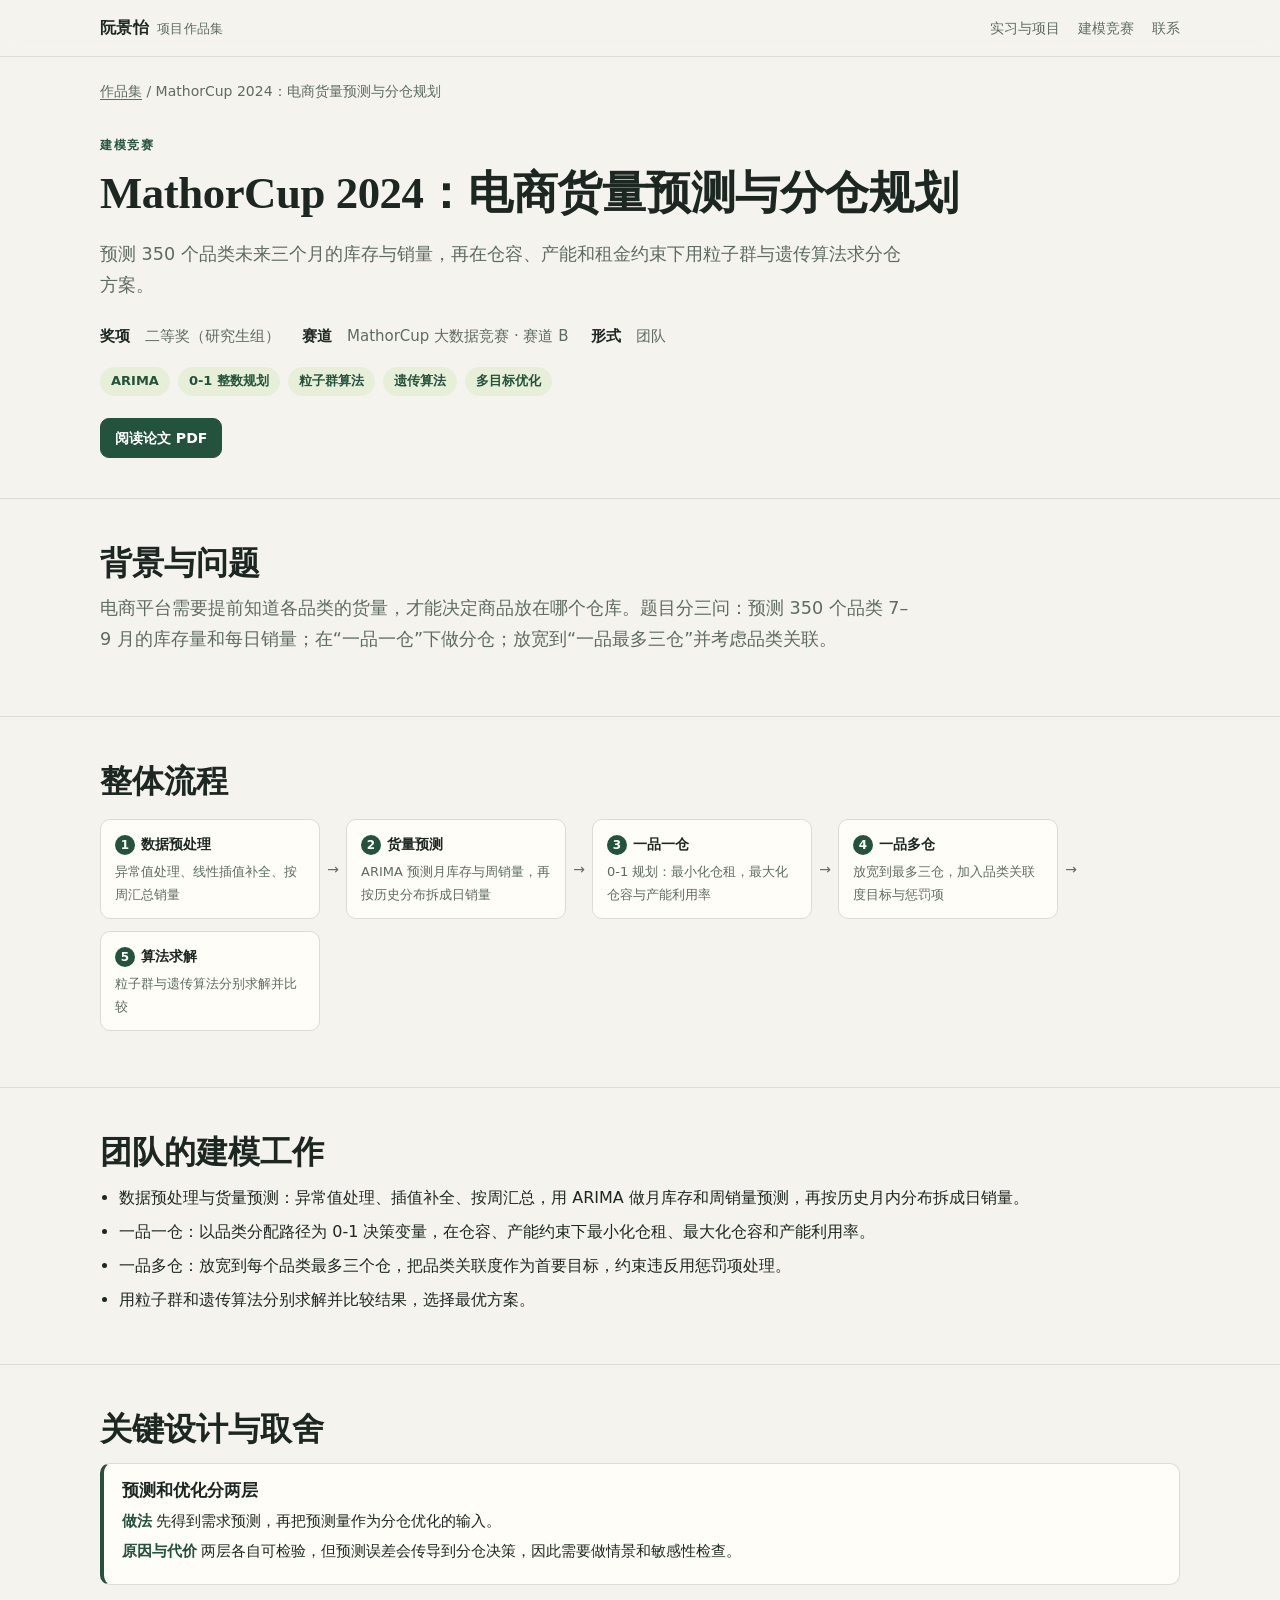
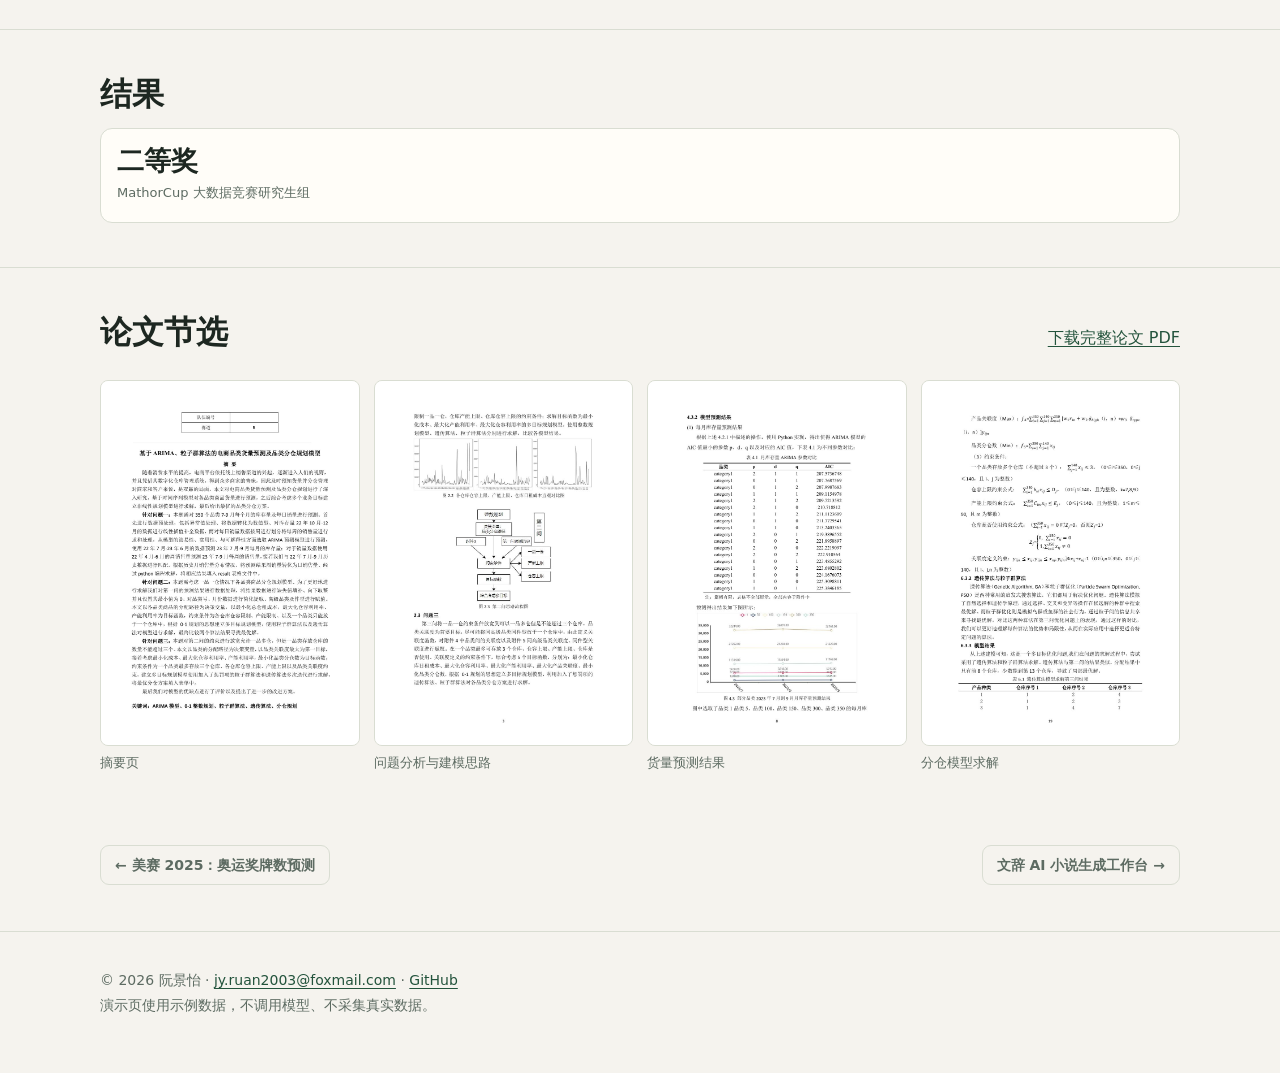
<file: projects/mathorcup.html>
<!DOCTYPE html>
<html lang="zh-CN">
<head>
<meta charset="utf-8">
<meta name="viewport" content="width=device-width, initial-scale=1">
<title>MathorCup 2024：电商货量预测与分仓规划 · 阮景怡</title>
<meta name="description" content="预测 350 个品类未来三个月的库存与销量，再在仓容、产能和租金约束下用粒子群与遗传算法求分仓方案。">
<link rel="icon" href="data:image/svg+xml,%3Csvg xmlns='http://www.w3.org/2000/svg' viewBox='0 0 32 32'%3E%3Crect width='32' height='32' rx='7' fill='%2323533c'/%3E%3Ctext x='16' y='22' font-size='17' text-anchor='middle' fill='%23b8e06a' font-family='sans-serif' font-weight='700'%3E阮%3C/text%3E%3C/svg%3E">
<link rel="stylesheet" href="../assets/site.css">
</head>
<body>
<header class="topnav"><div class="wrap">
<a class="brand" href="../index.html">阮景怡<small>项目作品集</small></a>
<nav aria-label="站点导航"><a href="../index.html#core">实习与项目</a><a href="../index.html#model">建模竞赛</a><a href="../index.html#contact">联系</a></nav>
</div></header>
<main>
<div class="wrap crumbs"><a href="../index.html">作品集</a> / MathorCup 2024：电商货量预测与分仓规划</div>
<section class="hero" style="padding-top:26px"><div class="wrap">
<span class="eyebrow">建模竞赛</span>
<h1 style="font-size:clamp(1.8rem,4.2vw,2.8rem)">MathorCup 2024：电商货量预测与分仓规划</h1>
<p class="lead">预测 350 个品类未来三个月的库存与销量，再在仓容、产能和租金约束下用粒子群与遗传算法求分仓方案。</p>
<div class="meta"><span><strong>奖项</strong>　二等奖（研究生组）</span><span><strong>赛道</strong>　MathorCup 大数据竞赛 · 赛道 B</span><span><strong>形式</strong>　团队</span></div>
<div class="pill-row"><span class="pill">ARIMA</span><span class="pill">0-1 整数规划</span><span class="pill">粒子群算法</span><span class="pill">遗传算法</span><span class="pill">多目标优化</span></div>
<div class="pill-row" style="margin-top:22px"><a class="btn primary" href="../assets/papers/MathorCup2024_ecommerce-forecast-warehouse.pdf">阅读论文 PDF</a></div>
</div></section>
<section class="block"><div class="wrap"><h2>背景与问题</h2><p class="lead" style="margin-top:10px">电商平台需要提前知道各品类的货量，才能决定商品放在哪个仓库。题目分三问：预测 350 个品类 7–9 月的库存量和每日销量；在“一品一仓”下做分仓；放宽到“一品最多三仓”并考虑品类关联。</p></div></section><section class="block"><div class="wrap"><h2>整体流程</h2><ol class="flow" aria-label="流程"><li><b>数据预处理</b><span>异常值处理、线性插值补全、按周汇总销量</span></li><li><b>货量预测</b><span>ARIMA 预测月库存与周销量，再按历史分布拆成日销量</span></li><li><b>一品一仓</b><span>0-1 规划：最小化仓租，最大化仓容与产能利用率</span></li><li><b>一品多仓</b><span>放宽到最多三仓，加入品类关联度目标与惩罚项</span></li><li><b>算法求解</b><span>粒子群与遗传算法分别求解并比较</span></li></ol></div></section><section class="block"><div class="wrap"><h2>团队的建模工作</h2><ul class="points" style="margin-top:12px"><li>数据预处理与货量预测：异常值处理、插值补全、按周汇总，用 ARIMA 做月库存和周销量预测，再按历史月内分布拆成日销量。</li><li>一品一仓：以品类分配路径为 0-1 决策变量，在仓容、产能约束下最小化仓租、最大化仓容和产能利用率。</li><li>一品多仓：放宽到每个品类最多三个仓，把品类关联度作为首要目标，约束违反用惩罚项处理。</li><li>用粒子群和遗传算法分别求解并比较结果，选择最优方案。</li></ul></div></section>
<section class="block"><div class="wrap"><h2>关键设计与取舍</h2><div class="grid two" style="margin-top:14px"><div class="decision"><h3>预测和优化分两层</h3><p><span class="label">做法</span>先得到需求预测，再把预测量作为分仓优化的输入。</p><p><span class="label">原因与代价</span>两层各自可检验，但预测误差会传导到分仓决策，因此需要做情景和敏感性检查。</p></div></div></div></section>
<section class="block"><div class="wrap"><h2>结果</h2><div class="stat-row" style="margin-top:14px"><div class="stat"><b>二等奖</b><span>MathorCup 大数据竞赛研究生组</span></div></div></div></section><section class="block"><div class="wrap"><div class="section-head"><h2>论文节选</h2><p><a href="../assets/papers/MathorCup2024_ecommerce-forecast-warehouse.pdf">下载完整论文 PDF</a></p></div><div class="paper-pages"><figure><a href="../assets/papers/MathorCup2024_ecommerce-forecast-warehouse.pdf"><img src="../assets/papers/mathorcup-p1.jpg" alt="摘要页" loading="lazy"></a><figcaption>摘要页</figcaption></figure><figure><a href="../assets/papers/MathorCup2024_ecommerce-forecast-warehouse.pdf"><img src="../assets/papers/mathorcup-p6.jpg" alt="问题分析与建模思路" loading="lazy"></a><figcaption>问题分析与建模思路</figcaption></figure><figure><a href="../assets/papers/MathorCup2024_ecommerce-forecast-warehouse.pdf"><img src="../assets/papers/mathorcup-p11.jpg" alt="货量预测结果" loading="lazy"></a><figcaption>货量预测结果</figcaption></figure><figure><a href="../assets/papers/MathorCup2024_ecommerce-forecast-warehouse.pdf"><img src="../assets/papers/mathorcup-p22.jpg" alt="分仓模型求解" loading="lazy"></a><figcaption>分仓模型求解</figcaption></figure></div></div></section><div class="wrap next-prev"><a class="btn muted" href="mcm.html">← 美赛 2025：奥运奖牌数预测</a><a class="btn muted" href="wenci.html">文辞 AI 小说生成工作台 →</a></div></main><footer class="site"><div class="wrap">© 2026 阮景怡 · <a href="mailto:jy.ruan2003@foxmail.com">jy.ruan2003@foxmail.com</a> · <a href="https://github.com/liuanhuaming03">GitHub</a><br>演示页使用示例数据，不调用模型、不采集真实数据。</div></footer>
</body></html>
</file>
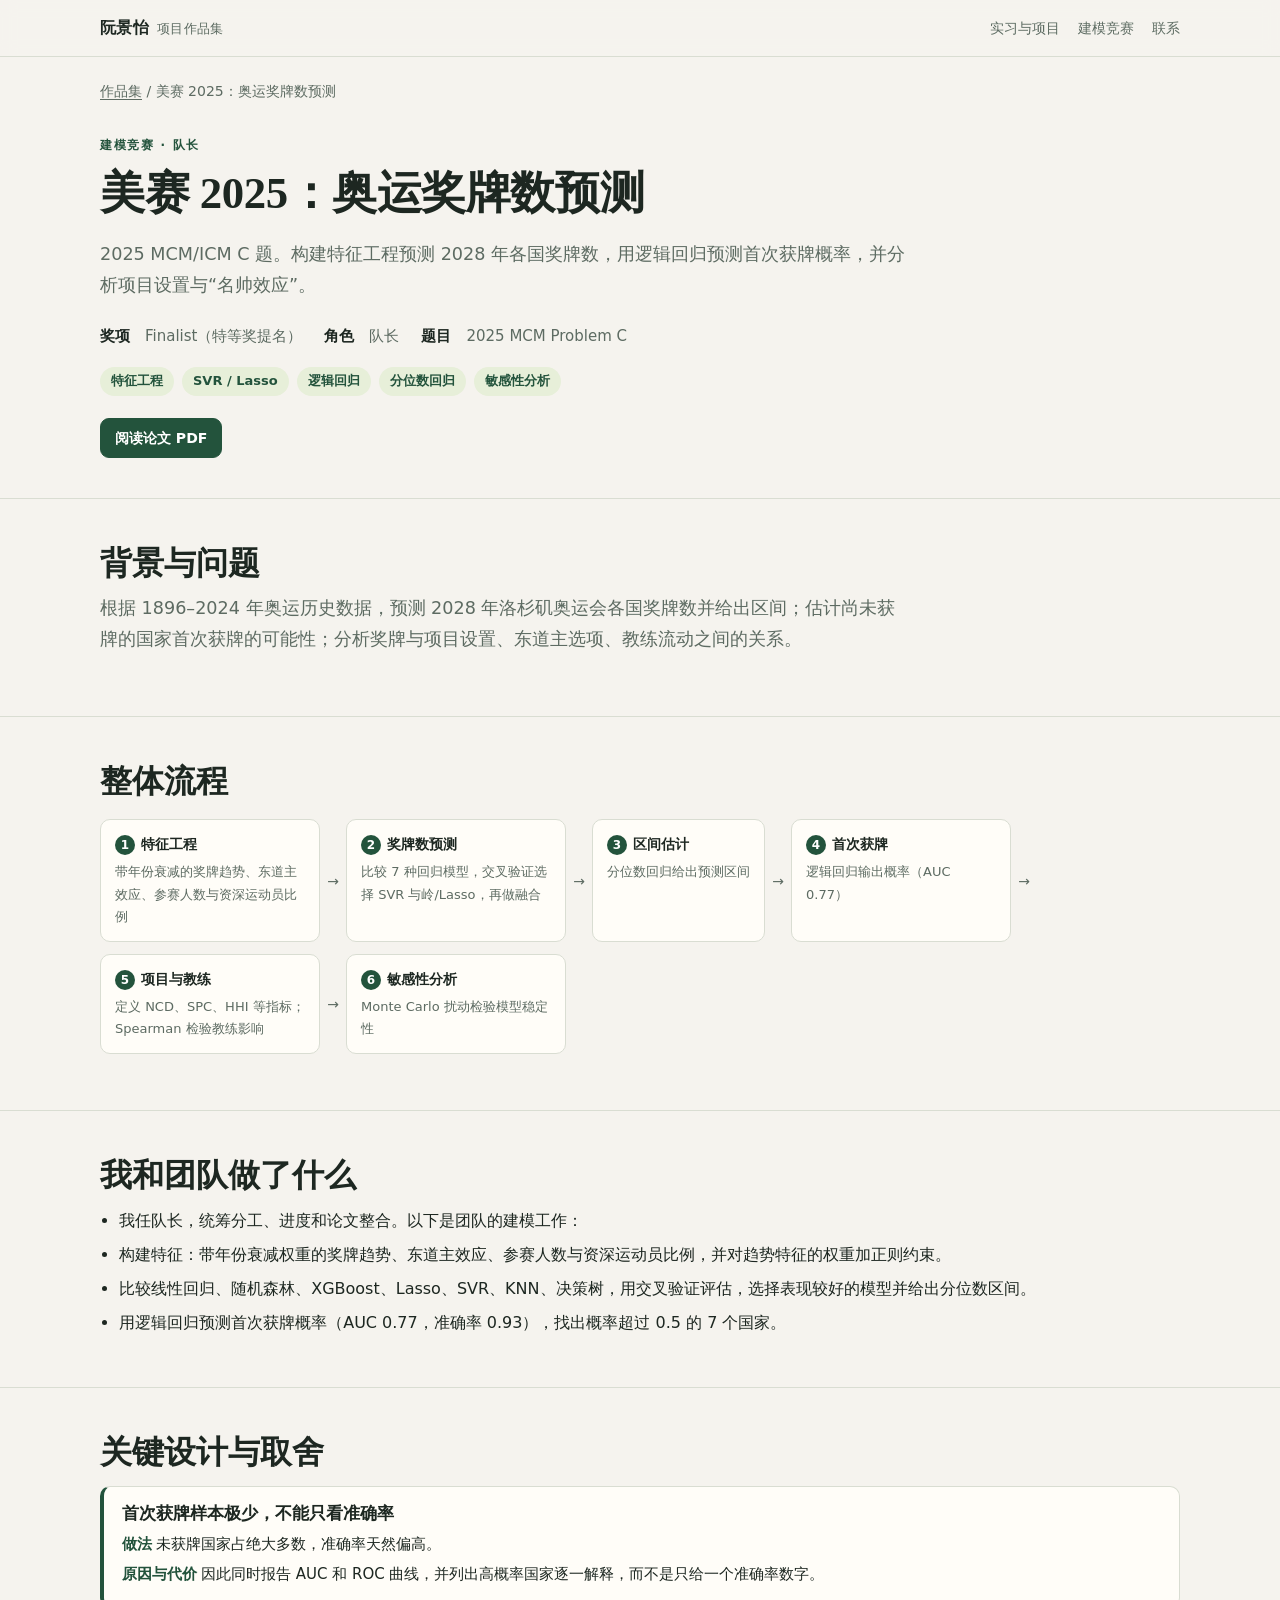
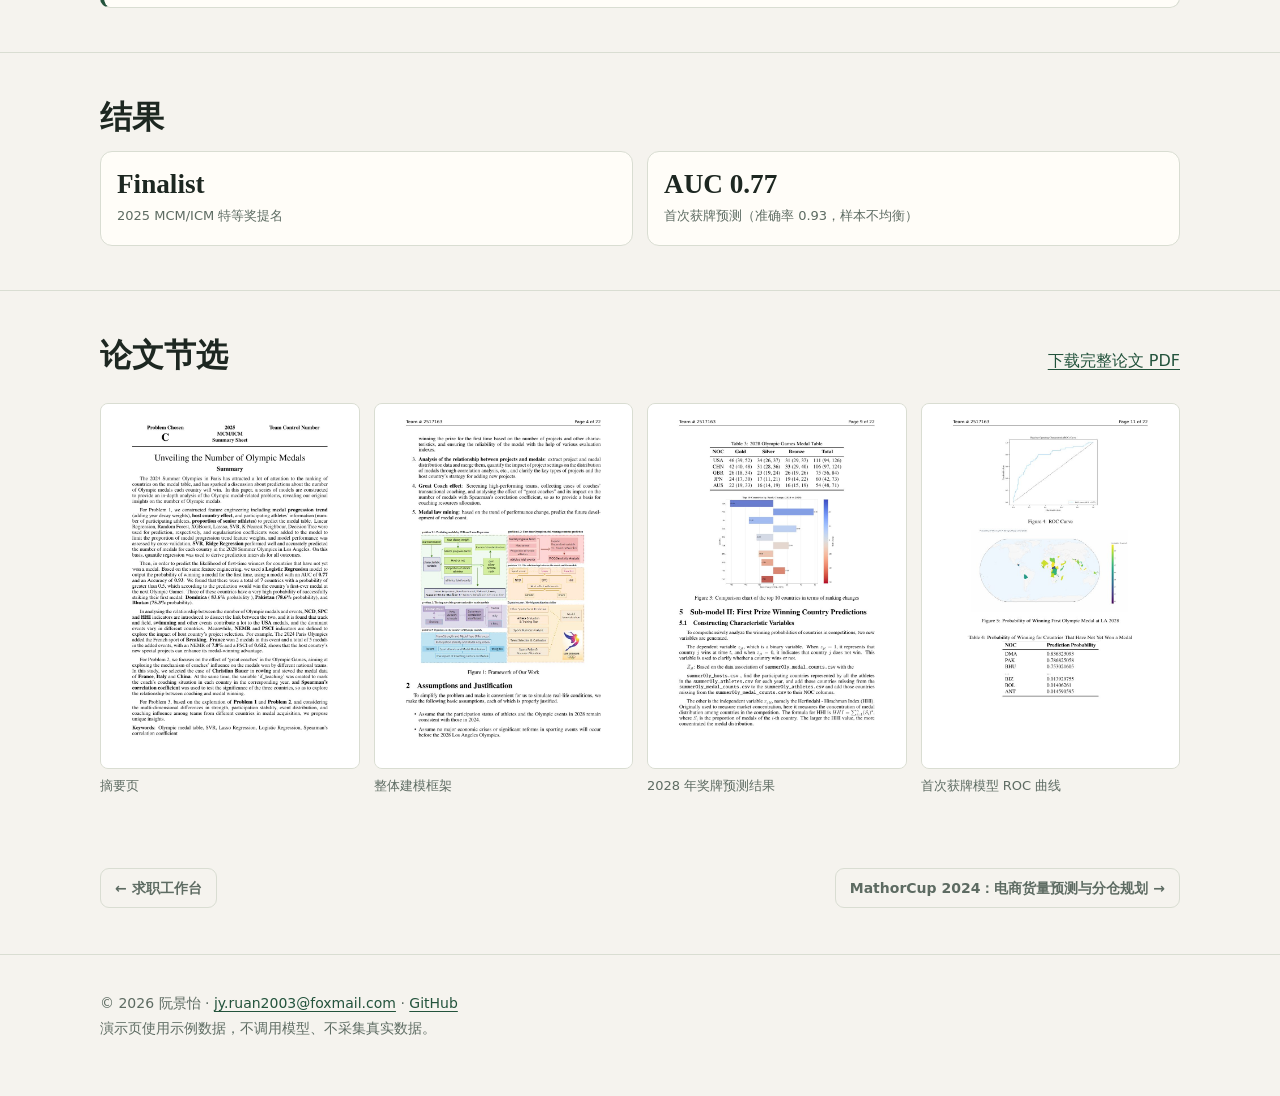
<file: projects/mcm.html>
<!DOCTYPE html>
<html lang="zh-CN">
<head>
<meta charset="utf-8">
<meta name="viewport" content="width=device-width, initial-scale=1">
<title>美赛 2025：奥运奖牌数预测 · 阮景怡</title>
<meta name="description" content="2025 MCM/ICM C 题。构建特征工程预测 2028 年各国奖牌数，用逻辑回归预测首次获牌概率，并分析项目设置与“名帅效应”。">
<link rel="icon" href="data:image/svg+xml,%3Csvg xmlns='http://www.w3.org/2000/svg' viewBox='0 0 32 32'%3E%3Crect width='32' height='32' rx='7' fill='%2323533c'/%3E%3Ctext x='16' y='22' font-size='17' text-anchor='middle' fill='%23b8e06a' font-family='sans-serif' font-weight='700'%3E阮%3C/text%3E%3C/svg%3E">
<link rel="stylesheet" href="../assets/site.css">
</head>
<body>
<header class="topnav"><div class="wrap">
<a class="brand" href="../index.html">阮景怡<small>项目作品集</small></a>
<nav aria-label="站点导航"><a href="../index.html#core">实习与项目</a><a href="../index.html#model">建模竞赛</a><a href="../index.html#contact">联系</a></nav>
</div></header>
<main>
<div class="wrap crumbs"><a href="../index.html">作品集</a> / 美赛 2025：奥运奖牌数预测</div>
<section class="hero" style="padding-top:26px"><div class="wrap">
<span class="eyebrow">建模竞赛 · 队长</span>
<h1 style="font-size:clamp(1.8rem,4.2vw,2.8rem)">美赛 2025：奥运奖牌数预测</h1>
<p class="lead">2025 MCM/ICM C 题。构建特征工程预测 2028 年各国奖牌数，用逻辑回归预测首次获牌概率，并分析项目设置与“名帅效应”。</p>
<div class="meta"><span><strong>奖项</strong>　Finalist（特等奖提名）</span><span><strong>角色</strong>　队长</span><span><strong>题目</strong>　2025 MCM Problem C</span></div>
<div class="pill-row"><span class="pill">特征工程</span><span class="pill">SVR / Lasso</span><span class="pill">逻辑回归</span><span class="pill">分位数回归</span><span class="pill">敏感性分析</span></div>
<div class="pill-row" style="margin-top:22px"><a class="btn primary" href="../assets/papers/MCM2025_Unveiling-the-Number-of-Olympic-Medals.pdf">阅读论文 PDF</a></div>
</div></section>
<section class="block"><div class="wrap"><h2>背景与问题</h2><p class="lead" style="margin-top:10px">根据 1896–2024 年奥运历史数据，预测 2028 年洛杉矶奥运会各国奖牌数并给出区间；估计尚未获牌的国家首次获牌的可能性；分析奖牌与项目设置、东道主选项、教练流动之间的关系。</p></div></section><section class="block"><div class="wrap"><h2>整体流程</h2><ol class="flow" aria-label="流程"><li><b>特征工程</b><span>带年份衰减的奖牌趋势、东道主效应、参赛人数与资深运动员比例</span></li><li><b>奖牌数预测</b><span>比较 7 种回归模型，交叉验证选择 SVR 与岭/Lasso，再做融合</span></li><li><b>区间估计</b><span>分位数回归给出预测区间</span></li><li><b>首次获牌</b><span>逻辑回归输出概率（AUC 0.77）</span></li><li><b>项目与教练</b><span>定义 NCD、SPC、HHI 等指标；Spearman 检验教练影响</span></li><li><b>敏感性分析</b><span>Monte Carlo 扰动检验模型稳定性</span></li></ol></div></section><section class="block"><div class="wrap"><h2>我和团队做了什么</h2><ul class="points" style="margin-top:12px"><li>我任队长，统筹分工、进度和论文整合。以下是团队的建模工作：</li><li>构建特征：带年份衰减权重的奖牌趋势、东道主效应、参赛人数与资深运动员比例，并对趋势特征的权重加正则约束。</li><li>比较线性回归、随机森林、XGBoost、Lasso、SVR、KNN、决策树，用交叉验证评估，选择表现较好的模型并给出分位数区间。</li><li>用逻辑回归预测首次获牌概率（AUC 0.77，准确率 0.93），找出概率超过 0.5 的 7 个国家。</li></ul></div></section>
<section class="block"><div class="wrap"><h2>关键设计与取舍</h2><div class="grid two" style="margin-top:14px"><div class="decision"><h3>首次获牌样本极少，不能只看准确率</h3><p><span class="label">做法</span>未获牌国家占绝大多数，准确率天然偏高。</p><p><span class="label">原因与代价</span>因此同时报告 AUC 和 ROC 曲线，并列出高概率国家逐一解释，而不是只给一个准确率数字。</p></div></div></div></section>
<section class="block"><div class="wrap"><h2>结果</h2><div class="stat-row" style="margin-top:14px"><div class="stat"><b>Finalist</b><span>2025 MCM/ICM 特等奖提名</span></div><div class="stat"><b>AUC 0.77</b><span>首次获牌预测（准确率 0.93，样本不均衡）</span></div></div></div></section><section class="block"><div class="wrap"><div class="section-head"><h2>论文节选</h2><p><a href="../assets/papers/MCM2025_Unveiling-the-Number-of-Olympic-Medals.pdf">下载完整论文 PDF</a></p></div><div class="paper-pages"><figure><a href="../assets/papers/MCM2025_Unveiling-the-Number-of-Olympic-Medals.pdf"><img src="../assets/papers/mcm-p1.jpg" alt="摘要页" loading="lazy"></a><figcaption>摘要页</figcaption></figure><figure><a href="../assets/papers/MCM2025_Unveiling-the-Number-of-Olympic-Medals.pdf"><img src="../assets/papers/mcm-p4.jpg" alt="整体建模框架" loading="lazy"></a><figcaption>整体建模框架</figcaption></figure><figure><a href="../assets/papers/MCM2025_Unveiling-the-Number-of-Olympic-Medals.pdf"><img src="../assets/papers/mcm-p9.jpg" alt="2028 年奖牌预测结果" loading="lazy"></a><figcaption>2028 年奖牌预测结果</figcaption></figure><figure><a href="../assets/papers/MCM2025_Unveiling-the-Number-of-Olympic-Medals.pdf"><img src="../assets/papers/mcm-p11.jpg" alt="首次获牌模型 ROC 曲线" loading="lazy"></a><figcaption>首次获牌模型 ROC 曲线</figcaption></figure></div></div></section><div class="wrap next-prev"><a class="btn muted" href="career-workbench.html">← 求职工作台</a><a class="btn muted" href="mathorcup.html">MathorCup 2024：电商货量预测与分仓规划 →</a></div></main><footer class="site"><div class="wrap">© 2026 阮景怡 · <a href="mailto:jy.ruan2003@foxmail.com">jy.ruan2003@foxmail.com</a> · <a href="https://github.com/liuanhuaming03">GitHub</a><br>演示页使用示例数据，不调用模型、不采集真实数据。</div></footer>
</body></html>
</file>
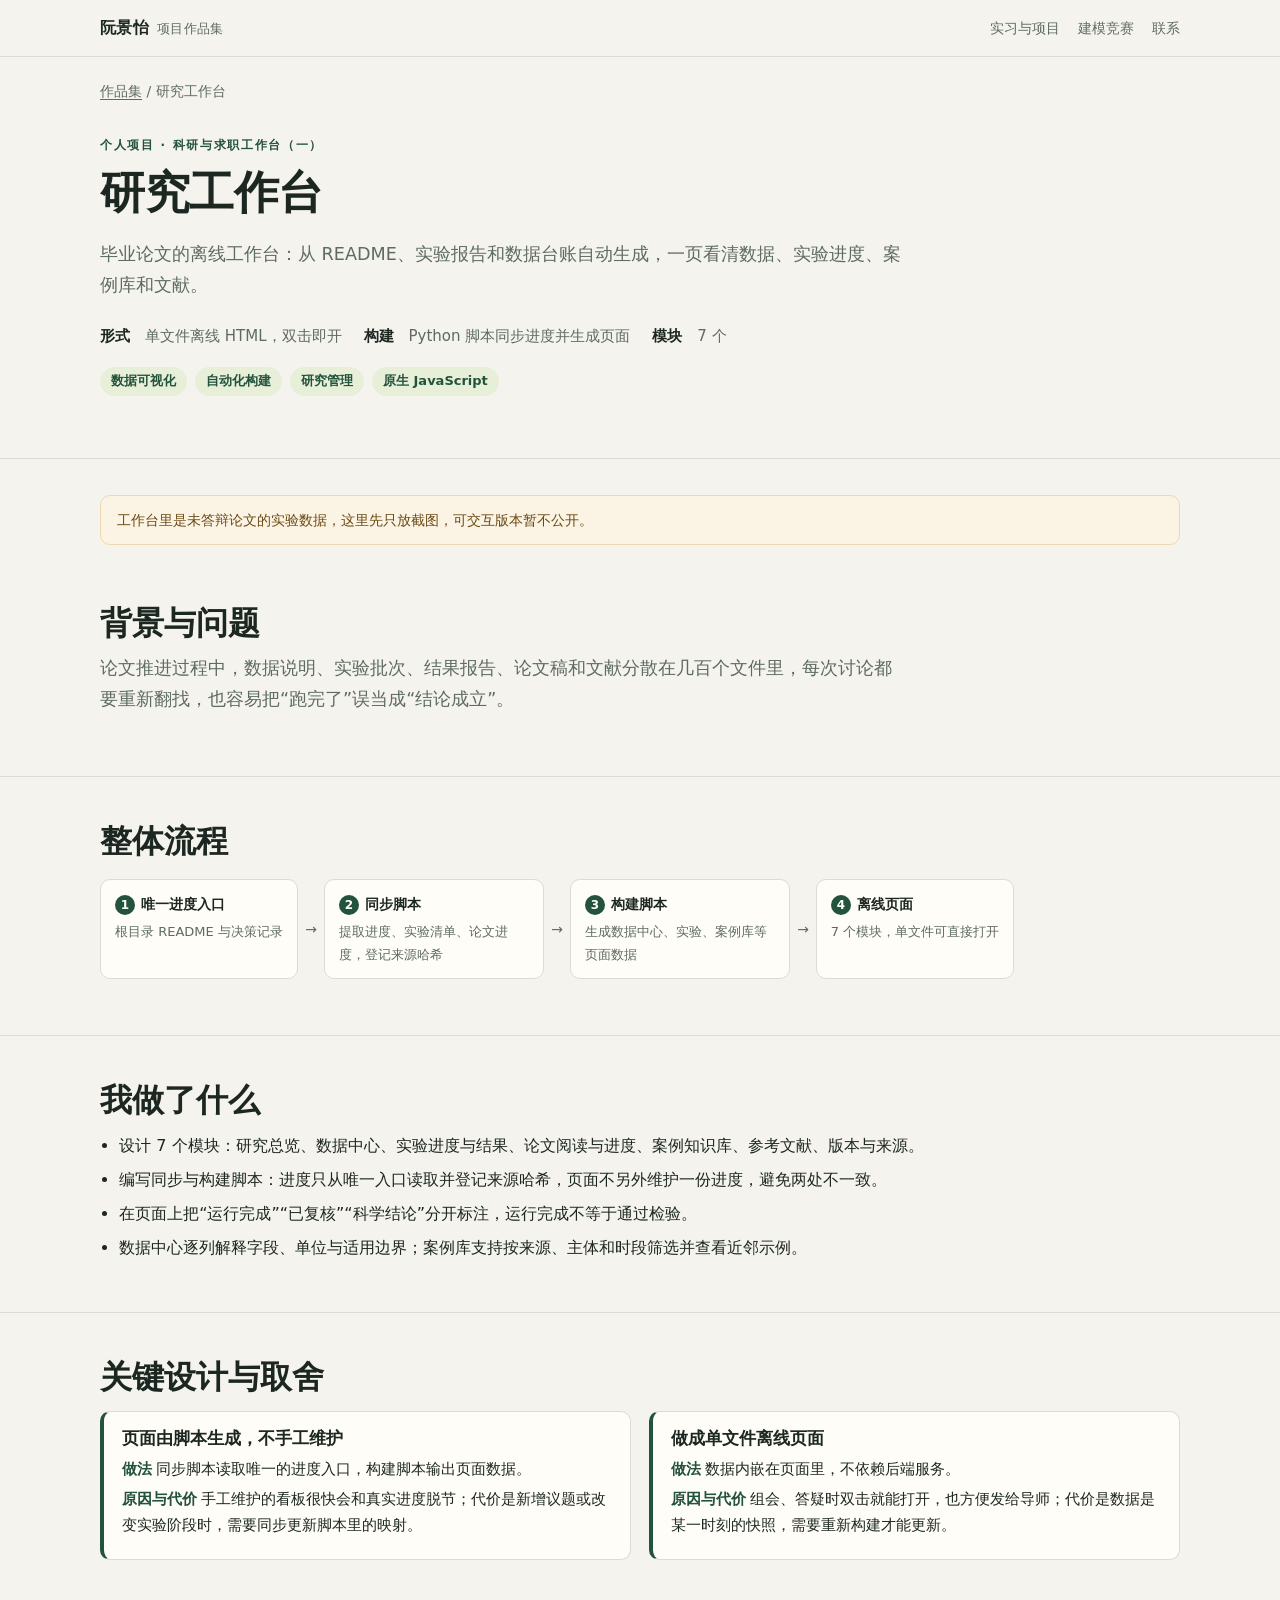
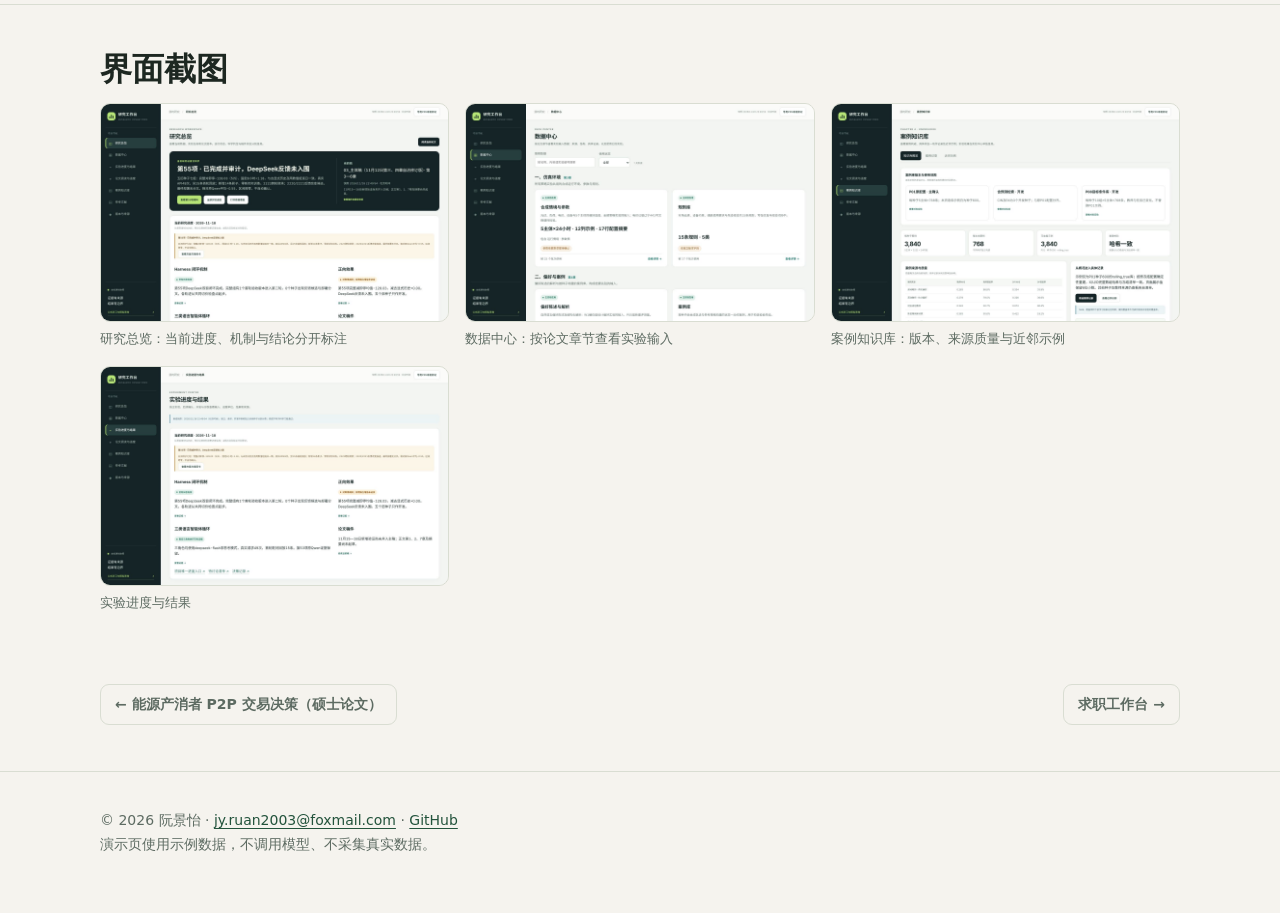
<file: projects/research-workbench.html>
<!DOCTYPE html>
<html lang="zh-CN">
<head>
<meta charset="utf-8">
<meta name="viewport" content="width=device-width, initial-scale=1">
<title>研究工作台 · 阮景怡</title>
<meta name="description" content="毕业论文的离线工作台：从 README、实验报告和数据台账自动生成，一页看清数据、实验进度、案例库和文献。">
<link rel="icon" href="data:image/svg+xml,%3Csvg xmlns='http://www.w3.org/2000/svg' viewBox='0 0 32 32'%3E%3Crect width='32' height='32' rx='7' fill='%2323533c'/%3E%3Ctext x='16' y='22' font-size='17' text-anchor='middle' fill='%23b8e06a' font-family='sans-serif' font-weight='700'%3E阮%3C/text%3E%3C/svg%3E">
<link rel="stylesheet" href="../assets/site.css">
</head>
<body>
<header class="topnav"><div class="wrap">
<a class="brand" href="../index.html">阮景怡<small>项目作品集</small></a>
<nav aria-label="站点导航"><a href="../index.html#core">实习与项目</a><a href="../index.html#model">建模竞赛</a><a href="../index.html#contact">联系</a></nav>
</div></header>
<main>
<div class="wrap crumbs"><a href="../index.html">作品集</a> / 研究工作台</div>
<section class="hero" style="padding-top:26px"><div class="wrap">
<span class="eyebrow">个人项目 · 科研与求职工作台（一）</span>
<h1 style="font-size:clamp(1.8rem,4.2vw,2.8rem)">研究工作台</h1>
<p class="lead">毕业论文的离线工作台：从 README、实验报告和数据台账自动生成，一页看清数据、实验进度、案例库和文献。</p>
<div class="meta"><span><strong>形式</strong>　单文件离线 HTML，双击即开</span><span><strong>构建</strong>　Python 脚本同步进度并生成页面</span><span><strong>模块</strong>　7 个</span></div>
<div class="pill-row"><span class="pill">数据可视化</span><span class="pill">自动化构建</span><span class="pill">研究管理</span><span class="pill">原生 JavaScript</span></div>
<div class="pill-row" style="margin-top:22px"></div>
</div></section>
<div class="wrap" style="padding-top:22px"><p class="note">工作台里是未答辩论文的实验数据，这里先只放截图，可交互版本暂不公开。</p></div><section class="block"><div class="wrap"><h2>背景与问题</h2><p class="lead" style="margin-top:10px">论文推进过程中，数据说明、实验批次、结果报告、论文稿和文献分散在几百个文件里，每次讨论都要重新翻找，也容易把“跑完了”误当成“结论成立”。</p></div></section><section class="block"><div class="wrap"><h2>整体流程</h2><ol class="flow" aria-label="流程"><li><b>唯一进度入口</b><span>根目录 README 与决策记录</span></li><li><b>同步脚本</b><span>提取进度、实验清单、论文进度，登记来源哈希</span></li><li><b>构建脚本</b><span>生成数据中心、实验、案例库等页面数据</span></li><li><b>离线页面</b><span>7 个模块，单文件可直接打开</span></li></ol></div></section><section class="block"><div class="wrap"><h2>我做了什么</h2><ul class="points" style="margin-top:12px"><li>设计 7 个模块：研究总览、数据中心、实验进度与结果、论文阅读与进度、案例知识库、参考文献、版本与来源。</li><li>编写同步与构建脚本：进度只从唯一入口读取并登记来源哈希，页面不另外维护一份进度，避免两处不一致。</li><li>在页面上把“运行完成”“已复核”“科学结论”分开标注，运行完成不等于通过检验。</li><li>数据中心逐列解释字段、单位与适用边界；案例库支持按来源、主体和时段筛选并查看近邻示例。</li></ul></div></section>
<section class="block"><div class="wrap"><h2>关键设计与取舍</h2><div class="grid two" style="margin-top:14px"><div class="decision"><h3>页面由脚本生成，不手工维护</h3><p><span class="label">做法</span>同步脚本读取唯一的进度入口，构建脚本输出页面数据。</p><p><span class="label">原因与代价</span>手工维护的看板很快会和真实进度脱节；代价是新增议题或改变实验阶段时，需要同步更新脚本里的映射。</p></div><div class="decision"><h3>做成单文件离线页面</h3><p><span class="label">做法</span>数据内嵌在页面里，不依赖后端服务。</p><p><span class="label">原因与代价</span>组会、答疑时双击就能打开，也方便发给导师；代价是数据是某一时刻的快照，需要重新构建才能更新。</p></div></div></div></section>
<section class="block"><div class="wrap"><h2>界面截图</h2><div class="shots" style="margin-top:14px"><figure><a href="../assets/shots/research-overview.jpg"><img src="../assets/shots/research-overview.jpg" alt="研究总览：当前进度、机制与结论分开标注" loading="lazy"></a><figcaption>研究总览：当前进度、机制与结论分开标注</figcaption></figure><figure><a href="../assets/shots/research-data.jpg"><img src="../assets/shots/research-data.jpg" alt="数据中心：按论文章节查看实验输入" loading="lazy"></a><figcaption>数据中心：按论文章节查看实验输入</figcaption></figure><figure><a href="../assets/shots/research-cases.jpg"><img src="../assets/shots/research-cases.jpg" alt="案例知识库：版本、来源质量与近邻示例" loading="lazy"></a><figcaption>案例知识库：版本、来源质量与近邻示例</figcaption></figure><figure><a href="../assets/shots/research-experiments.jpg"><img src="../assets/shots/research-experiments.jpg" alt="实验进度与结果" loading="lazy"></a><figcaption>实验进度与结果</figcaption></figure></div></div></section><div class="wrap next-prev"><a class="btn muted" href="thesis.html">← 能源产消者 P2P 交易决策（硕士论文）</a><a class="btn muted" href="career-workbench.html">求职工作台 →</a></div></main><footer class="site"><div class="wrap">© 2026 阮景怡 · <a href="mailto:jy.ruan2003@foxmail.com">jy.ruan2003@foxmail.com</a> · <a href="https://github.com/liuanhuaming03">GitHub</a><br>演示页使用示例数据，不调用模型、不采集真实数据。</div></footer>
</body></html>
</file>
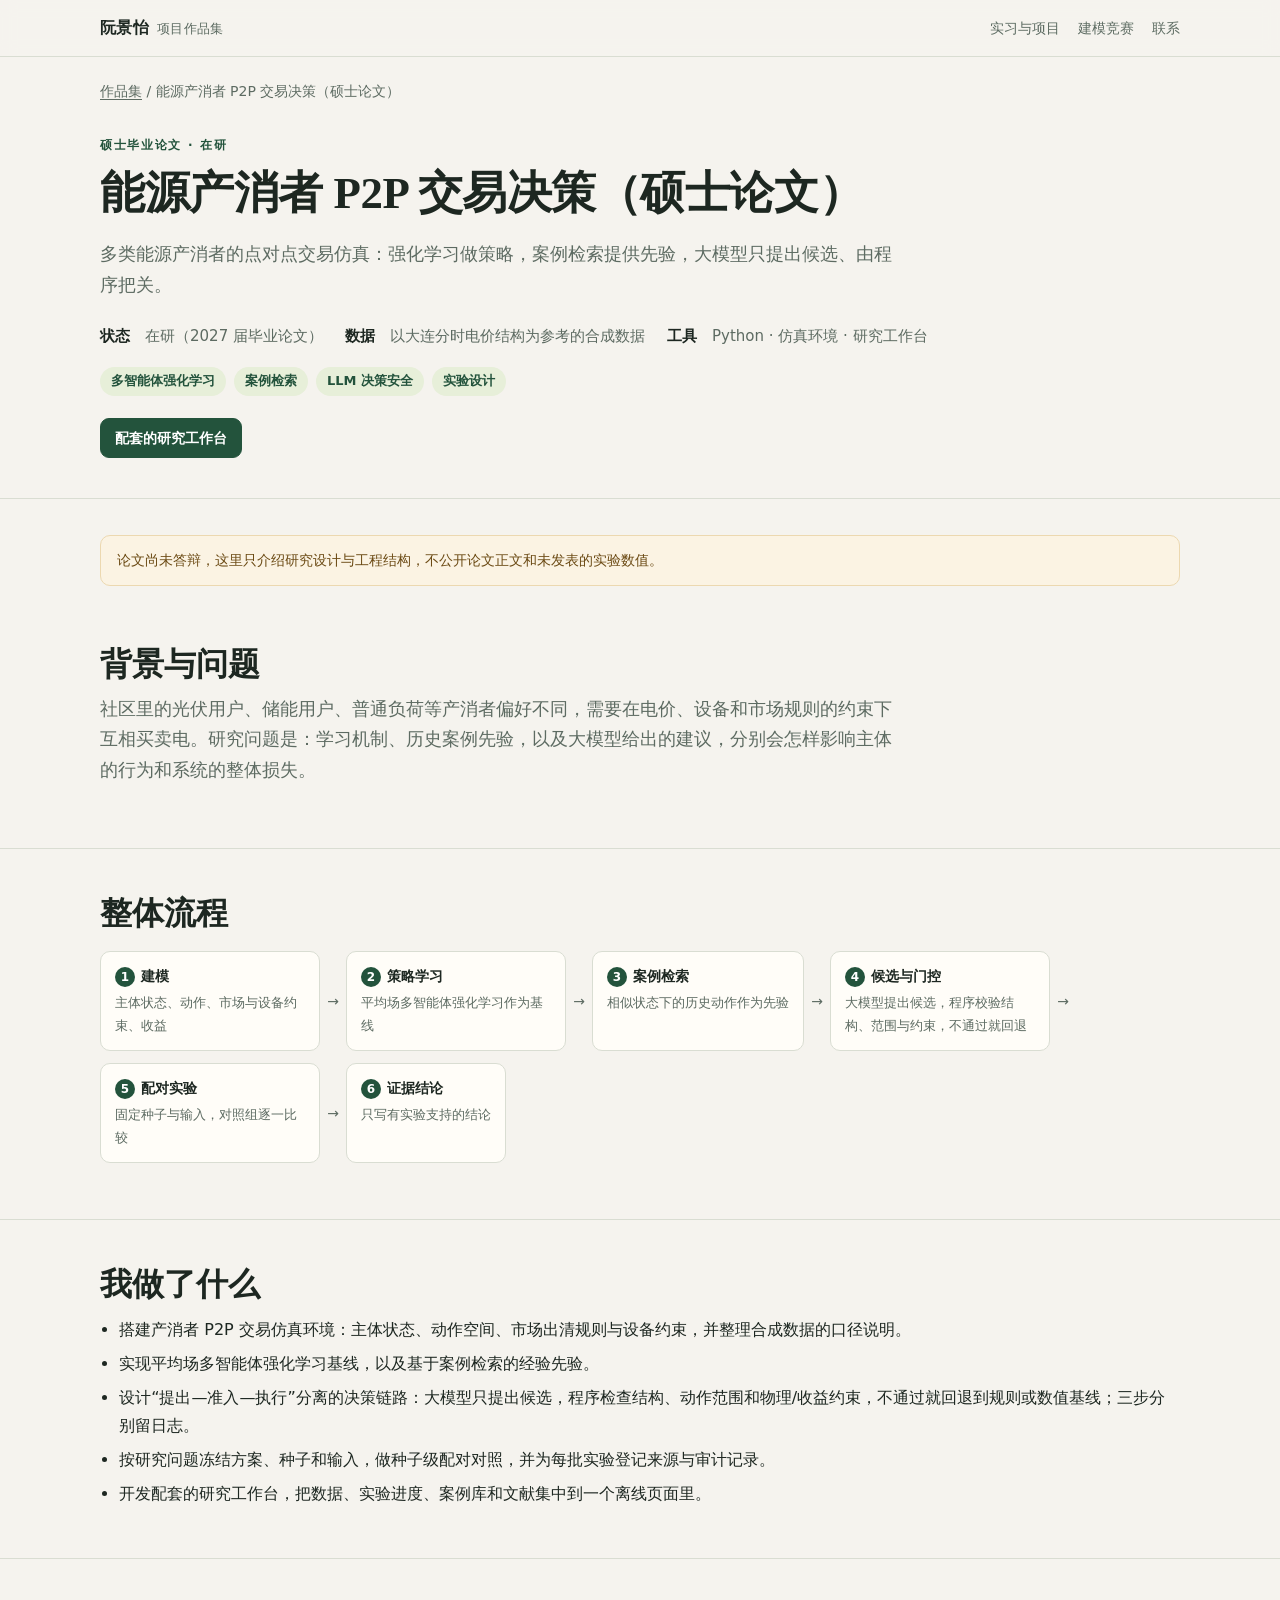
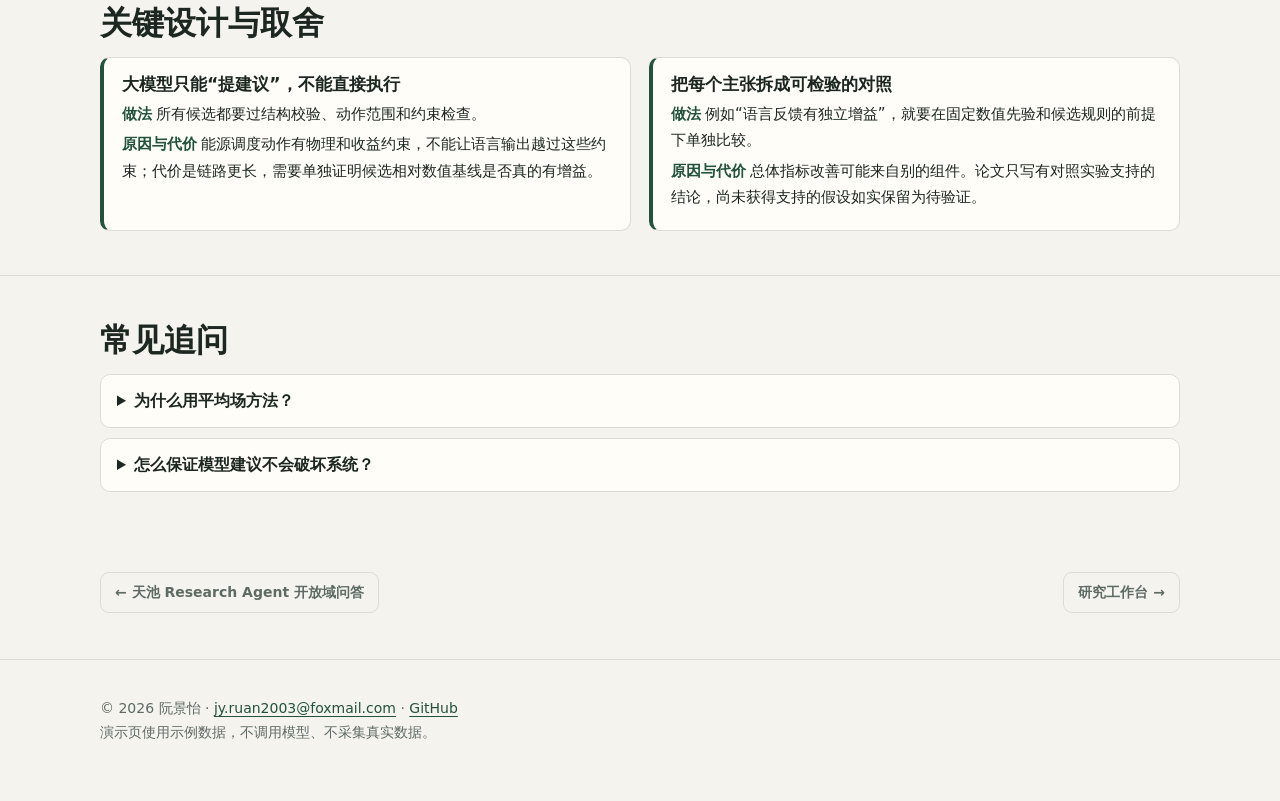
<file: projects/thesis.html>
<!DOCTYPE html>
<html lang="zh-CN">
<head>
<meta charset="utf-8">
<meta name="viewport" content="width=device-width, initial-scale=1">
<title>能源产消者 P2P 交易决策（硕士论文） · 阮景怡</title>
<meta name="description" content="多类能源产消者的点对点交易仿真：强化学习做策略，案例检索提供先验，大模型只提出候选、由程序把关。">
<link rel="icon" href="data:image/svg+xml,%3Csvg xmlns='http://www.w3.org/2000/svg' viewBox='0 0 32 32'%3E%3Crect width='32' height='32' rx='7' fill='%2323533c'/%3E%3Ctext x='16' y='22' font-size='17' text-anchor='middle' fill='%23b8e06a' font-family='sans-serif' font-weight='700'%3E阮%3C/text%3E%3C/svg%3E">
<link rel="stylesheet" href="../assets/site.css">
</head>
<body>
<header class="topnav"><div class="wrap">
<a class="brand" href="../index.html">阮景怡<small>项目作品集</small></a>
<nav aria-label="站点导航"><a href="../index.html#core">实习与项目</a><a href="../index.html#model">建模竞赛</a><a href="../index.html#contact">联系</a></nav>
</div></header>
<main>
<div class="wrap crumbs"><a href="../index.html">作品集</a> / 能源产消者 P2P 交易决策（硕士论文）</div>
<section class="hero" style="padding-top:26px"><div class="wrap">
<span class="eyebrow">硕士毕业论文 · 在研</span>
<h1 style="font-size:clamp(1.8rem,4.2vw,2.8rem)">能源产消者 P2P 交易决策（硕士论文）</h1>
<p class="lead">多类能源产消者的点对点交易仿真：强化学习做策略，案例检索提供先验，大模型只提出候选、由程序把关。</p>
<div class="meta"><span><strong>状态</strong>　在研（2027 届毕业论文）</span><span><strong>数据</strong>　以大连分时电价结构为参考的合成数据</span><span><strong>工具</strong>　Python · 仿真环境 · 研究工作台</span></div>
<div class="pill-row"><span class="pill">多智能体强化学习</span><span class="pill">案例检索</span><span class="pill">LLM 决策安全</span><span class="pill">实验设计</span></div>
<div class="pill-row" style="margin-top:22px"><a class="btn primary" href="../projects/research-workbench.html">配套的研究工作台</a></div>
</div></section>
<div class="wrap" style="padding-top:22px"><p class="note">论文尚未答辩，这里只介绍研究设计与工程结构，不公开论文正文和未发表的实验数值。</p></div><section class="block"><div class="wrap"><h2>背景与问题</h2><p class="lead" style="margin-top:10px">社区里的光伏用户、储能用户、普通负荷等产消者偏好不同，需要在电价、设备和市场规则的约束下互相买卖电。研究问题是：学习机制、历史案例先验，以及大模型给出的建议，分别会怎样影响主体的行为和系统的整体损失。</p></div></section><section class="block"><div class="wrap"><h2>整体流程</h2><ol class="flow" aria-label="流程"><li><b>建模</b><span>主体状态、动作、市场与设备约束、收益</span></li><li><b>策略学习</b><span>平均场多智能体强化学习作为基线</span></li><li><b>案例检索</b><span>相似状态下的历史动作作为先验</span></li><li><b>候选与门控</b><span>大模型提出候选，程序校验结构、范围与约束，不通过就回退</span></li><li><b>配对实验</b><span>固定种子与输入，对照组逐一比较</span></li><li><b>证据结论</b><span>只写有实验支持的结论</span></li></ol></div></section><section class="block"><div class="wrap"><h2>我做了什么</h2><ul class="points" style="margin-top:12px"><li>搭建产消者 P2P 交易仿真环境：主体状态、动作空间、市场出清规则与设备约束，并整理合成数据的口径说明。</li><li>实现平均场多智能体强化学习基线，以及基于案例检索的经验先验。</li><li>设计“提出—准入—执行”分离的决策链路：大模型只提出候选，程序检查结构、动作范围和物理/收益约束，不通过就回退到规则或数值基线；三步分别留日志。</li><li>按研究问题冻结方案、种子和输入，做种子级配对对照，并为每批实验登记来源与审计记录。</li><li>开发配套的研究工作台，把数据、实验进度、案例库和文献集中到一个离线页面里。</li></ul></div></section>
<section class="block"><div class="wrap"><h2>关键设计与取舍</h2><div class="grid two" style="margin-top:14px"><div class="decision"><h3>大模型只能“提建议”，不能直接执行</h3><p><span class="label">做法</span>所有候选都要过结构校验、动作范围和约束检查。</p><p><span class="label">原因与代价</span>能源调度动作有物理和收益约束，不能让语言输出越过这些约束；代价是链路更长，需要单独证明候选相对数值基线是否真的有增益。</p></div><div class="decision"><h3>把每个主张拆成可检验的对照</h3><p><span class="label">做法</span>例如“语言反馈有独立增益”，就要在固定数值先验和候选规则的前提下单独比较。</p><p><span class="label">原因与代价</span>总体指标改善可能来自别的组件。论文只写有对照实验支持的结论，尚未获得支持的假设如实保留为待验证。</p></div></div></div></section>
<section class="block qa"><div class="wrap"><h2>常见追问</h2><div style="margin-top:14px"><details><summary>为什么用平均场方法？</summary><p>主体数量多且同类主体行为相近时，用邻居群体的平均行为近似相互作用，可以显著降低建模复杂度；是否适用要看主体异质性，所以需要和独立策略等基线对比。</p></details><details><summary>怎么保证模型建议不会破坏系统？</summary><p>先做结构校验，再检查参数边界、动作范围和约束；通过后也按有限步长执行并持续监控，任何一步不通过都回退到基线策略。</p></details></div></div></section><div class="wrap next-prev"><a class="btn muted" href="tianchi.html">← 天池 Research Agent 开放域问答</a><a class="btn muted" href="research-workbench.html">研究工作台 →</a></div></main><footer class="site"><div class="wrap">© 2026 阮景怡 · <a href="mailto:jy.ruan2003@foxmail.com">jy.ruan2003@foxmail.com</a> · <a href="https://github.com/liuanhuaming03">GitHub</a><br>演示页使用示例数据，不调用模型、不采集真实数据。</div></footer>
</body></html>
</file>
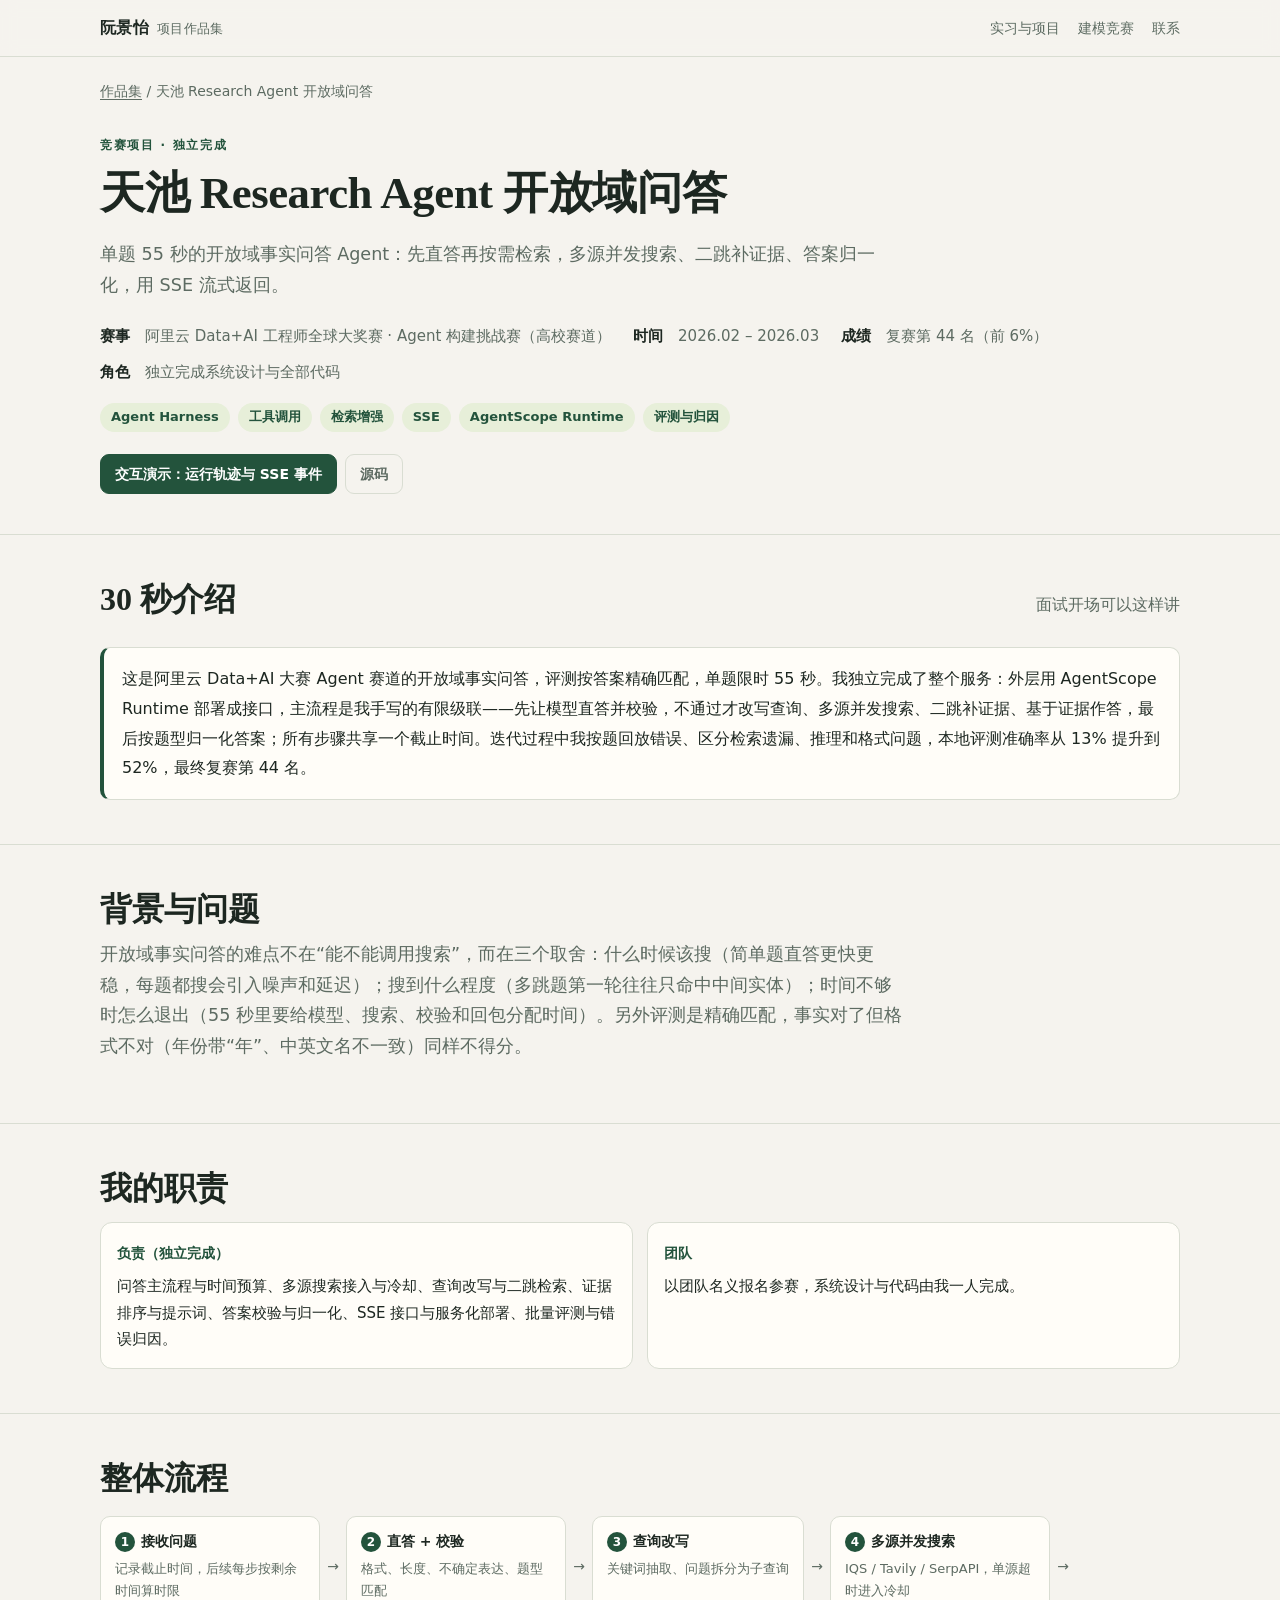
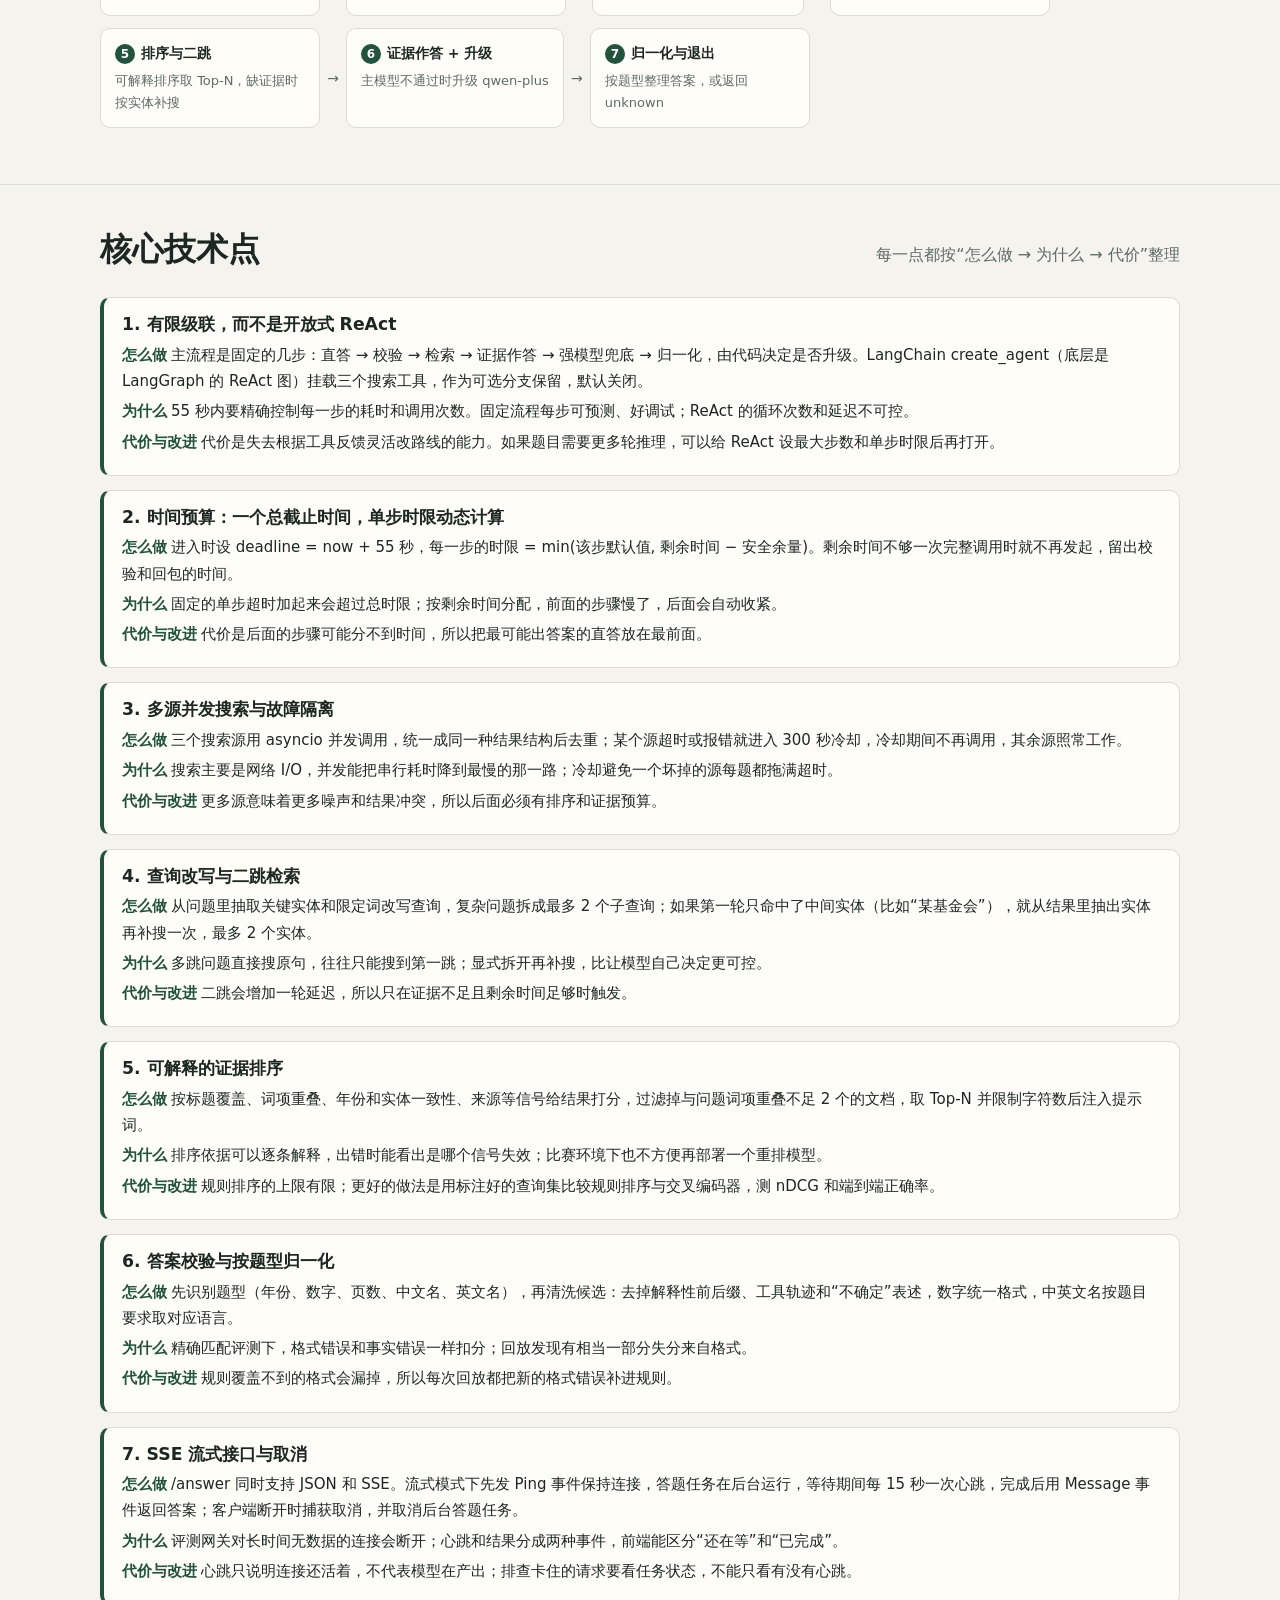
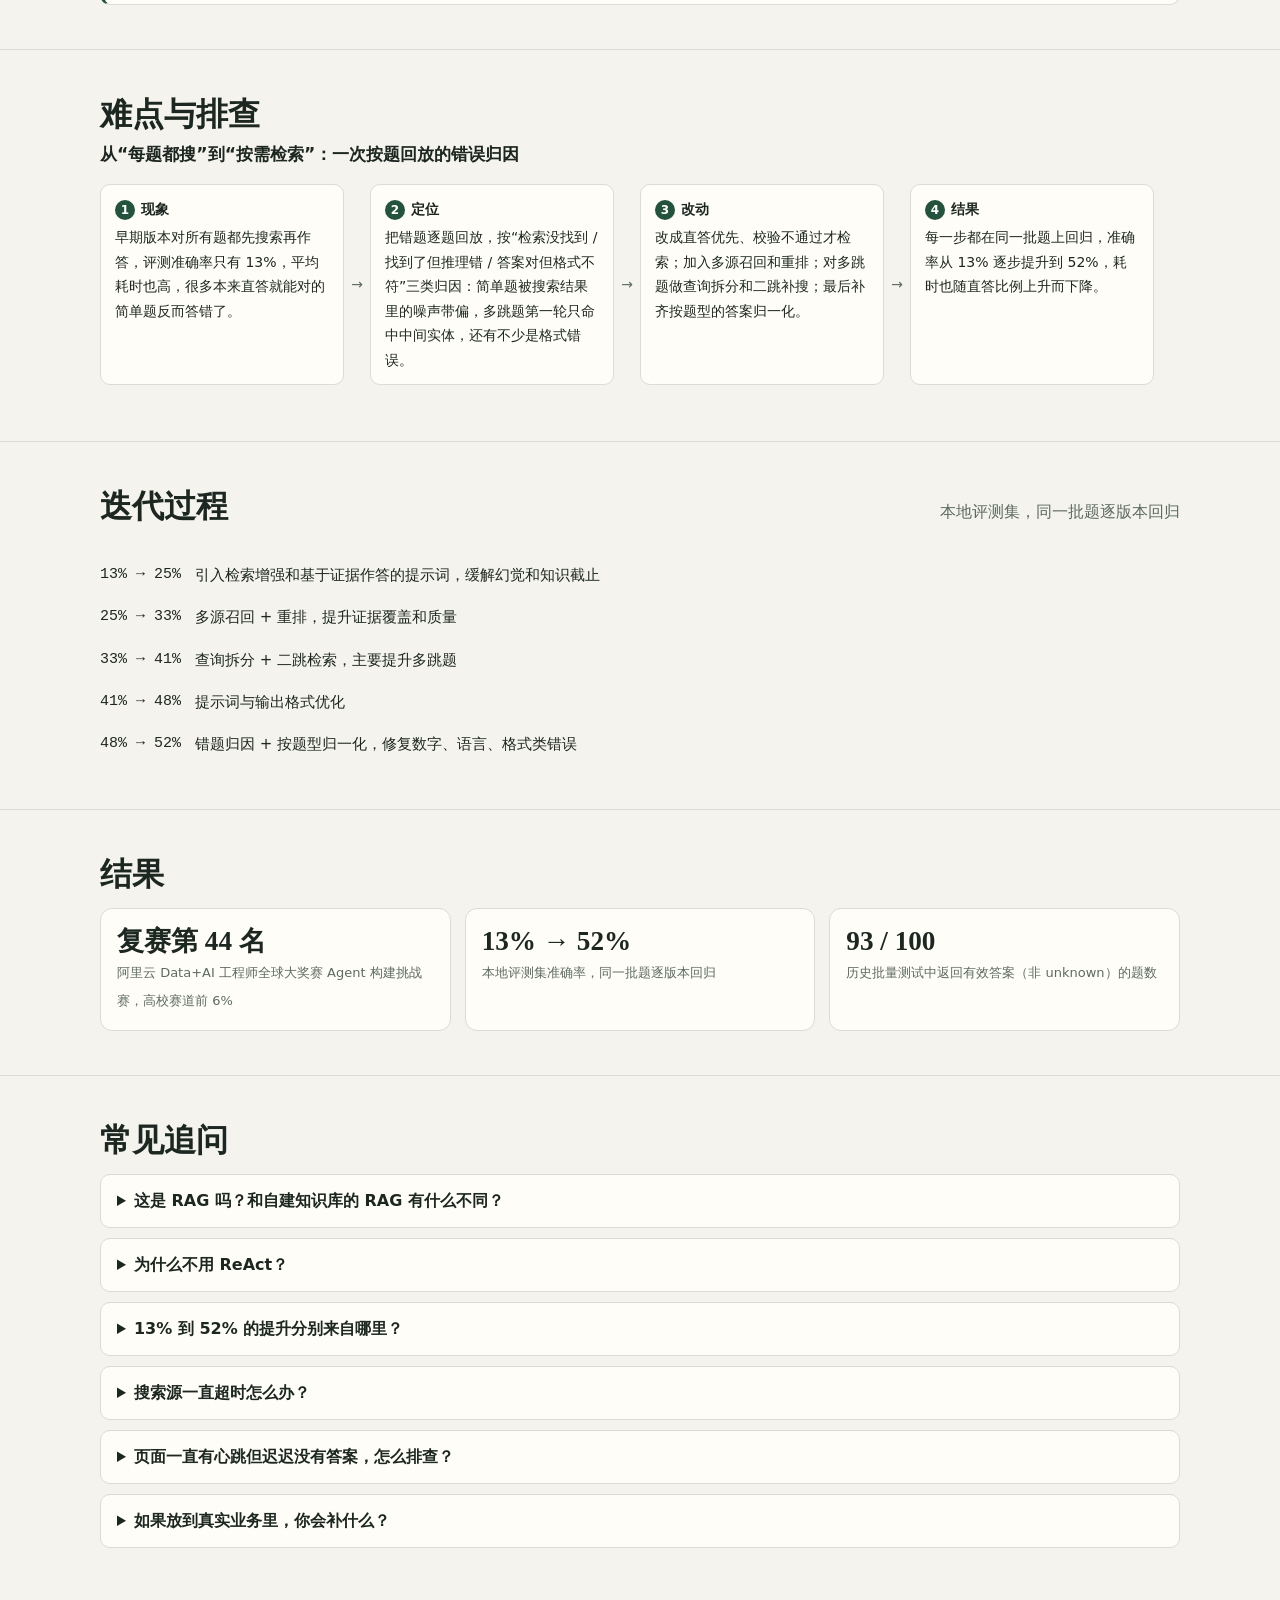
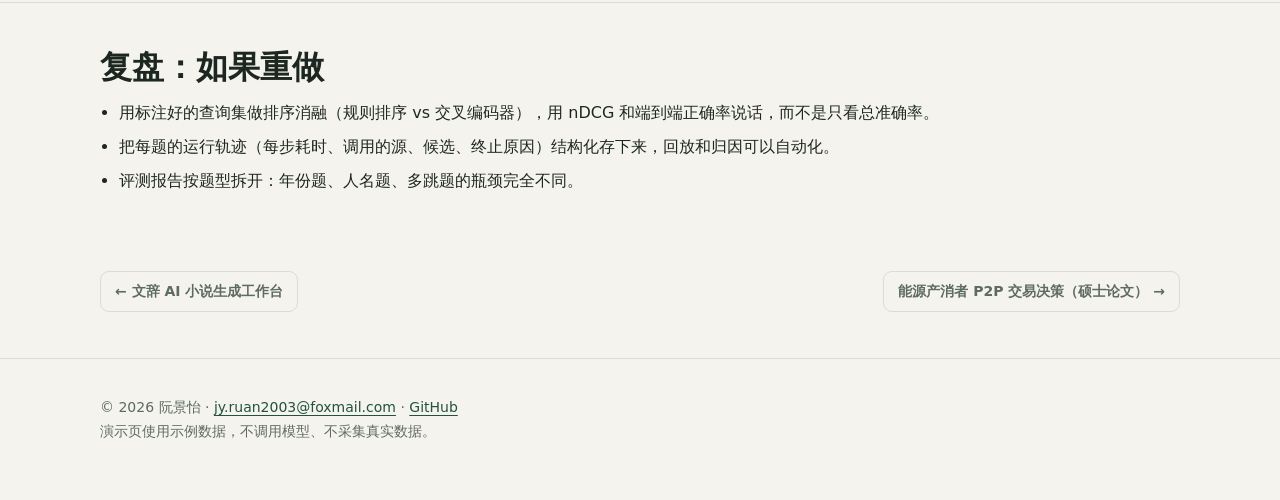
<file: projects/tianchi.html>
<!DOCTYPE html>
<html lang="zh-CN">
<head>
<meta charset="utf-8">
<meta name="viewport" content="width=device-width, initial-scale=1">
<title>天池 Research Agent 开放域问答 · 阮景怡</title>
<meta name="description" content="单题 55 秒的开放域事实问答 Agent：先直答再按需检索，多源并发搜索、二跳补证据、答案归一化，用 SSE 流式返回。">
<link rel="icon" href="data:image/svg+xml,%3Csvg xmlns='http://www.w3.org/2000/svg' viewBox='0 0 32 32'%3E%3Crect width='32' height='32' rx='7' fill='%2323533c'/%3E%3Ctext x='16' y='22' font-size='17' text-anchor='middle' fill='%23b8e06a' font-family='sans-serif' font-weight='700'%3E阮%3C/text%3E%3C/svg%3E">
<link rel="stylesheet" href="../assets/site.css">
</head>
<body>
<header class="topnav"><div class="wrap">
<a class="brand" href="../index.html">阮景怡<small>项目作品集</small></a>
<nav aria-label="站点导航"><a href="../index.html#core">实习与项目</a><a href="../index.html#model">建模竞赛</a><a href="../index.html#contact">联系</a></nav>
</div></header>
<main>
<div class="wrap crumbs"><a href="../index.html">作品集</a> / 天池 Research Agent 开放域问答</div>
<section class="hero" style="padding-top:26px"><div class="wrap">
<span class="eyebrow">竞赛项目 · 独立完成</span>
<h1 style="font-size:clamp(1.8rem,4.2vw,2.8rem)">天池 Research Agent 开放域问答</h1>
<p class="lead">单题 55 秒的开放域事实问答 Agent：先直答再按需检索，多源并发搜索、二跳补证据、答案归一化，用 SSE 流式返回。</p>
<div class="meta"><span><strong>赛事</strong>　阿里云 Data+AI 工程师全球大奖赛 · Agent 构建挑战赛（高校赛道）</span><span><strong>时间</strong>　2026.02 – 2026.03</span><span><strong>成绩</strong>　复赛第 44 名（前 6%）</span><span><strong>角色</strong>　独立完成系统设计与全部代码</span></div>
<div class="pill-row"><span class="pill">Agent Harness</span><span class="pill">工具调用</span><span class="pill">检索增强</span><span class="pill">SSE</span><span class="pill">AgentScope Runtime</span><span class="pill">评测与归因</span></div>
<div class="pill-row" style="margin-top:22px"><a class="btn primary" href="../demos/tianchi/index.html">交互演示：运行轨迹与 SSE 事件</a><a class="btn muted" href="https://github.com/liuanhuaming03/liuanhuaming03.github.io/blob/main/code/tianchi/agent.py">源码</a></div>
</div></section>
<section class="block"><div class="wrap"><div class="section-head"><h2>30 秒介绍</h2><p>面试开场可以这样讲</p></div><div class="decision" style="font-size:16px;line-height:1.85">这是阿里云 Data+AI 大赛 Agent 赛道的开放域事实问答，评测按答案精确匹配，单题限时 55 秒。我独立完成了整个服务：外层用 AgentScope Runtime 部署成接口，主流程是我手写的有限级联——先让模型直答并校验，不通过才改写查询、多源并发搜索、二跳补证据、基于证据作答，最后按题型归一化答案；所有步骤共享一个截止时间。迭代过程中我按题回放错误、区分检索遗漏、推理和格式问题，本地评测准确率从 13% 提升到 52%，最终复赛第 44 名。</div></div></section><section class="block"><div class="wrap"><h2>背景与问题</h2><p class="lead" style="margin-top:10px">开放域事实问答的难点不在“能不能调用搜索”，而在三个取舍：什么时候该搜（简单题直答更快更稳，每题都搜会引入噪声和延迟）；搜到什么程度（多跳题第一轮往往只命中中间实体）；时间不够时怎么退出（55 秒里要给模型、搜索、校验和回包分配时间）。另外评测是精确匹配，事实对了但格式不对（年份带“年”、中英文名不一致）同样不得分。</p></div></section><section class="block"><div class="wrap"><h2>我的职责</h2><div class="stat-row" style="margin-top:14px;grid-template-columns:repeat(auto-fit,minmax(280px,1fr))"><div class="stat"><span style="font-weight:700;color:var(--accent);font-size:14px">负责（独立完成）</span><p style="margin:6px 0 0;font-size:15px">问答主流程与时间预算、多源搜索接入与冷却、查询改写与二跳检索、证据排序与提示词、答案校验与归一化、SSE 接口与服务化部署、批量评测与错误归因。</p></div><div class="stat"><span style="font-weight:700;color:var(--accent);font-size:14px">团队</span><p style="margin:6px 0 0;font-size:15px">以团队名义报名参赛，系统设计与代码由我一人完成。</p></div></div></div></section><section class="block"><div class="wrap"><h2>整体流程</h2><ol class="flow" aria-label="流程"><li><b>接收问题</b><span>记录截止时间，后续每步按剩余时间算时限</span></li><li><b>直答 + 校验</b><span>格式、长度、不确定表达、题型匹配</span></li><li><b>查询改写</b><span>关键词抽取、问题拆分为子查询</span></li><li><b>多源并发搜索</b><span>IQS / Tavily / SerpAPI，单源超时进入冷却</span></li><li><b>排序与二跳</b><span>可解释排序取 Top-N，缺证据时按实体补搜</span></li><li><b>证据作答 + 升级</b><span>主模型不通过时升级 qwen-plus</span></li><li><b>归一化与退出</b><span>按题型整理答案，或返回 unknown</span></li></ol></div></section><section class="block"><div class="wrap"><div class="section-head"><h2>核心技术点</h2><p>每一点都按“怎么做 → 为什么 → 代价”整理</p></div><div class="grid" style="gap:14px"><div class="decision"><h3>1. 有限级联，而不是开放式 ReAct</h3><p><span class="label">怎么做</span>主流程是固定的几步：直答 → 校验 → 检索 → 证据作答 → 强模型兜底 → 归一化，由代码决定是否升级。LangChain create_agent（底层是 LangGraph 的 ReAct 图）挂载三个搜索工具，作为可选分支保留，默认关闭。</p><p><span class="label">为什么</span>55 秒内要精确控制每一步的耗时和调用次数。固定流程每步可预测、好调试；ReAct 的循环次数和延迟不可控。</p><p><span class="label">代价与改进</span>代价是失去根据工具反馈灵活改路线的能力。如果题目需要更多轮推理，可以给 ReAct 设最大步数和单步时限后再打开。</p></div><div class="decision"><h3>2. 时间预算：一个总截止时间，单步时限动态计算</h3><p><span class="label">怎么做</span>进入时设 deadline = now + 55 秒，每一步的时限 = min(该步默认值, 剩余时间 − 安全余量)。剩余时间不够一次完整调用时就不再发起，留出校验和回包的时间。</p><p><span class="label">为什么</span>固定的单步超时加起来会超过总时限；按剩余时间分配，前面的步骤慢了，后面会自动收紧。</p><p><span class="label">代价与改进</span>代价是后面的步骤可能分不到时间，所以把最可能出答案的直答放在最前面。</p></div><div class="decision"><h3>3. 多源并发搜索与故障隔离</h3><p><span class="label">怎么做</span>三个搜索源用 asyncio 并发调用，统一成同一种结果结构后去重；某个源超时或报错就进入 300 秒冷却，冷却期间不再调用，其余源照常工作。</p><p><span class="label">为什么</span>搜索主要是网络 I/O，并发能把串行耗时降到最慢的那一路；冷却避免一个坏掉的源每题都拖满超时。</p><p><span class="label">代价与改进</span>更多源意味着更多噪声和结果冲突，所以后面必须有排序和证据预算。</p></div><div class="decision"><h3>4. 查询改写与二跳检索</h3><p><span class="label">怎么做</span>从问题里抽取关键实体和限定词改写查询，复杂问题拆成最多 2 个子查询；如果第一轮只命中了中间实体（比如“某基金会”），就从结果里抽出实体再补搜一次，最多 2 个实体。</p><p><span class="label">为什么</span>多跳问题直接搜原句，往往只能搜到第一跳；显式拆开再补搜，比让模型自己决定更可控。</p><p><span class="label">代价与改进</span>二跳会增加一轮延迟，所以只在证据不足且剩余时间足够时触发。</p></div><div class="decision"><h3>5. 可解释的证据排序</h3><p><span class="label">怎么做</span>按标题覆盖、词项重叠、年份和实体一致性、来源等信号给结果打分，过滤掉与问题词项重叠不足 2 个的文档，取 Top-N 并限制字符数后注入提示词。</p><p><span class="label">为什么</span>排序依据可以逐条解释，出错时能看出是哪个信号失效；比赛环境下也不方便再部署一个重排模型。</p><p><span class="label">代价与改进</span>规则排序的上限有限；更好的做法是用标注好的查询集比较规则排序与交叉编码器，测 nDCG 和端到端正确率。</p></div><div class="decision"><h3>6. 答案校验与按题型归一化</h3><p><span class="label">怎么做</span>先识别题型（年份、数字、页数、中文名、英文名），再清洗候选：去掉解释性前后缀、工具轨迹和“不确定”表述，数字统一格式，中英文名按题目要求取对应语言。</p><p><span class="label">为什么</span>精确匹配评测下，格式错误和事实错误一样扣分；回放发现有相当一部分失分来自格式。</p><p><span class="label">代价与改进</span>规则覆盖不到的格式会漏掉，所以每次回放都把新的格式错误补进规则。</p></div><div class="decision"><h3>7. SSE 流式接口与取消</h3><p><span class="label">怎么做</span>/answer 同时支持 JSON 和 SSE。流式模式下先发 Ping 事件保持连接，答题任务在后台运行，等待期间每 15 秒一次心跳，完成后用 Message 事件返回答案；客户端断开时捕获取消，并取消后台答题任务。</p><p><span class="label">为什么</span>评测网关对长时间无数据的连接会断开；心跳和结果分成两种事件，前端能区分“还在等”和“已完成”。</p><p><span class="label">代价与改进</span>心跳只说明连接还活着，不代表模型在产出；排查卡住的请求要看任务状态，不能只看有没有心跳。</p></div></div></div></section><section class="block"><div class="wrap"><h2>难点与排查</h2><h3 style="margin-top:10px">从“每题都搜”到“按需检索”：一次按题回放的错误归因</h3><ol class="flow story" aria-label="排查过程"><li><b>现象</b><span>早期版本对所有题都先搜索再作答，评测准确率只有 13%，平均耗时也高，很多本来直答就能对的简单题反而答错了。</span></li><li><b>定位</b><span>把错题逐题回放，按“检索没找到 / 找到了但推理错 / 答案对但格式不符”三类归因：简单题被搜索结果里的噪声带偏，多跳题第一轮只命中中间实体，还有不少是格式错误。</span></li><li><b>改动</b><span>改成直答优先、校验不通过才检索；加入多源召回和重排；对多跳题做查询拆分和二跳补搜；最后补齐按题型的答案归一化。</span></li><li><b>结果</b><span>每一步都在同一批题上回归，准确率从 13% 逐步提升到 52%，耗时也随直答比例上升而下降。</span></li></ol></div></section><section class="block"><div class="wrap"><div class="section-head"><h2>迭代过程</h2><p>本地评测集，同一批题逐版本回归</p></div><table style="border-collapse:collapse;font-size:15px"><tr><td class="num" style="font-family:var(--mono);white-space:nowrap;padding:8px 14px 8px 0">13% → 25%</td><td style="padding:8px 0">引入检索增强和基于证据作答的提示词，缓解幻觉和知识截止</td></tr><tr><td class="num" style="font-family:var(--mono);white-space:nowrap;padding:8px 14px 8px 0">25% → 33%</td><td style="padding:8px 0">多源召回 + 重排，提升证据覆盖和质量</td></tr><tr><td class="num" style="font-family:var(--mono);white-space:nowrap;padding:8px 14px 8px 0">33% → 41%</td><td style="padding:8px 0">查询拆分 + 二跳检索，主要提升多跳题</td></tr><tr><td class="num" style="font-family:var(--mono);white-space:nowrap;padding:8px 14px 8px 0">41% → 48%</td><td style="padding:8px 0">提示词与输出格式优化</td></tr><tr><td class="num" style="font-family:var(--mono);white-space:nowrap;padding:8px 14px 8px 0">48% → 52%</td><td style="padding:8px 0">错题归因 + 按题型归一化，修复数字、语言、格式类错误</td></tr></table></div></section><section class="block"><div class="wrap"><h2>结果</h2><div class="stat-row" style="margin-top:14px"><div class="stat"><b>复赛第 44 名</b><span>阿里云 Data+AI 工程师全球大奖赛 Agent 构建挑战赛，高校赛道前 6%</span></div><div class="stat"><b>13% → 52%</b><span>本地评测集准确率，同一批题逐版本回归</span></div><div class="stat"><b>93 / 100</b><span>历史批量测试中返回有效答案（非 unknown）的题数</span></div></div></div></section><section class="block qa"><div class="wrap"><h2>常见追问</h2><div style="margin-top:14px"><details><summary>这是 RAG 吗？和自建知识库的 RAG 有什么不同？</summary><p>是检索增强生成，但检索来自运行时调用的外部搜索 API，不是自建向量库。我能控制的是查询构造、多源融合、排序和证据注入；搜索引擎内部的召回不在我的控制范围，所以重点放在“搜什么”和“用哪些结果”。</p></details><details><summary>为什么不用 ReAct？</summary><p>试过，也保留在代码里，但默认关闭。55 秒的硬时限下，ReAct 的步数和延迟不可控；固定级联每一步可预测，出错也能定位到具体环节。题目更开放、时限更宽松时，我会给 ReAct 加最大步数和单步时限再用。</p></details><details><summary>13% 到 52% 的提升分别来自哪里？</summary><p>按版本看：证据作答 +12 个点，多源召回与重排 +8，查询拆分和二跳 +8，提示词与格式 +7，错题归因与归一化 +4。这是逐版本叠加的结果；要严格证明单个模块的贡献，需要在固定题集上做消融，每次只去掉一个模块。</p></details><details><summary>搜索源一直超时怎么办？</summary><p>单源超时或报错就进入冷却期，冷却内不再调用，其余源照常；所有源都失败时，回到直答结果，校验不通过就返回 unknown，不强行猜。</p></details><details><summary>页面一直有心跳但迟迟没有答案，怎么排查？</summary><p>心跳只说明连接在。先看后台任务是否还在运行、卡在哪一步（通常是某个外部调用），再看是否已经发出终态事件而前端没解析到。</p></details><details><summary>如果放到真实业务里，你会补什么？</summary><p>三样：按题型拆分的线上指标（准确率、unknown 比例、p95 延迟、工具调用次数）；检索结果缓存（按标准化问题、带过期时间）；对有副作用的工具加幂等和人工确认。</p></details></div></div></section><section class="block"><div class="wrap"><h2>复盘：如果重做</h2><ul class="points" style="margin-top:12px"><li>用标注好的查询集做排序消融（规则排序 vs 交叉编码器），用 nDCG 和端到端正确率说话，而不是只看总准确率。</li><li>把每题的运行轨迹（每步耗时、调用的源、候选、终止原因）结构化存下来，回放和归因可以自动化。</li><li>评测报告按题型拆开：年份题、人名题、多跳题的瓶颈完全不同。</li></ul></div></section><div class="wrap next-prev"><a class="btn muted" href="wenci.html">← 文辞 AI 小说生成工作台</a><a class="btn muted" href="thesis.html">能源产消者 P2P 交易决策（硕士论文） →</a></div></main><footer class="site"><div class="wrap">© 2026 阮景怡 · <a href="mailto:jy.ruan2003@foxmail.com">jy.ruan2003@foxmail.com</a> · <a href="https://github.com/liuanhuaming03">GitHub</a><br>演示页使用示例数据，不调用模型、不采集真实数据。</div></footer>
</body></html>
</file>
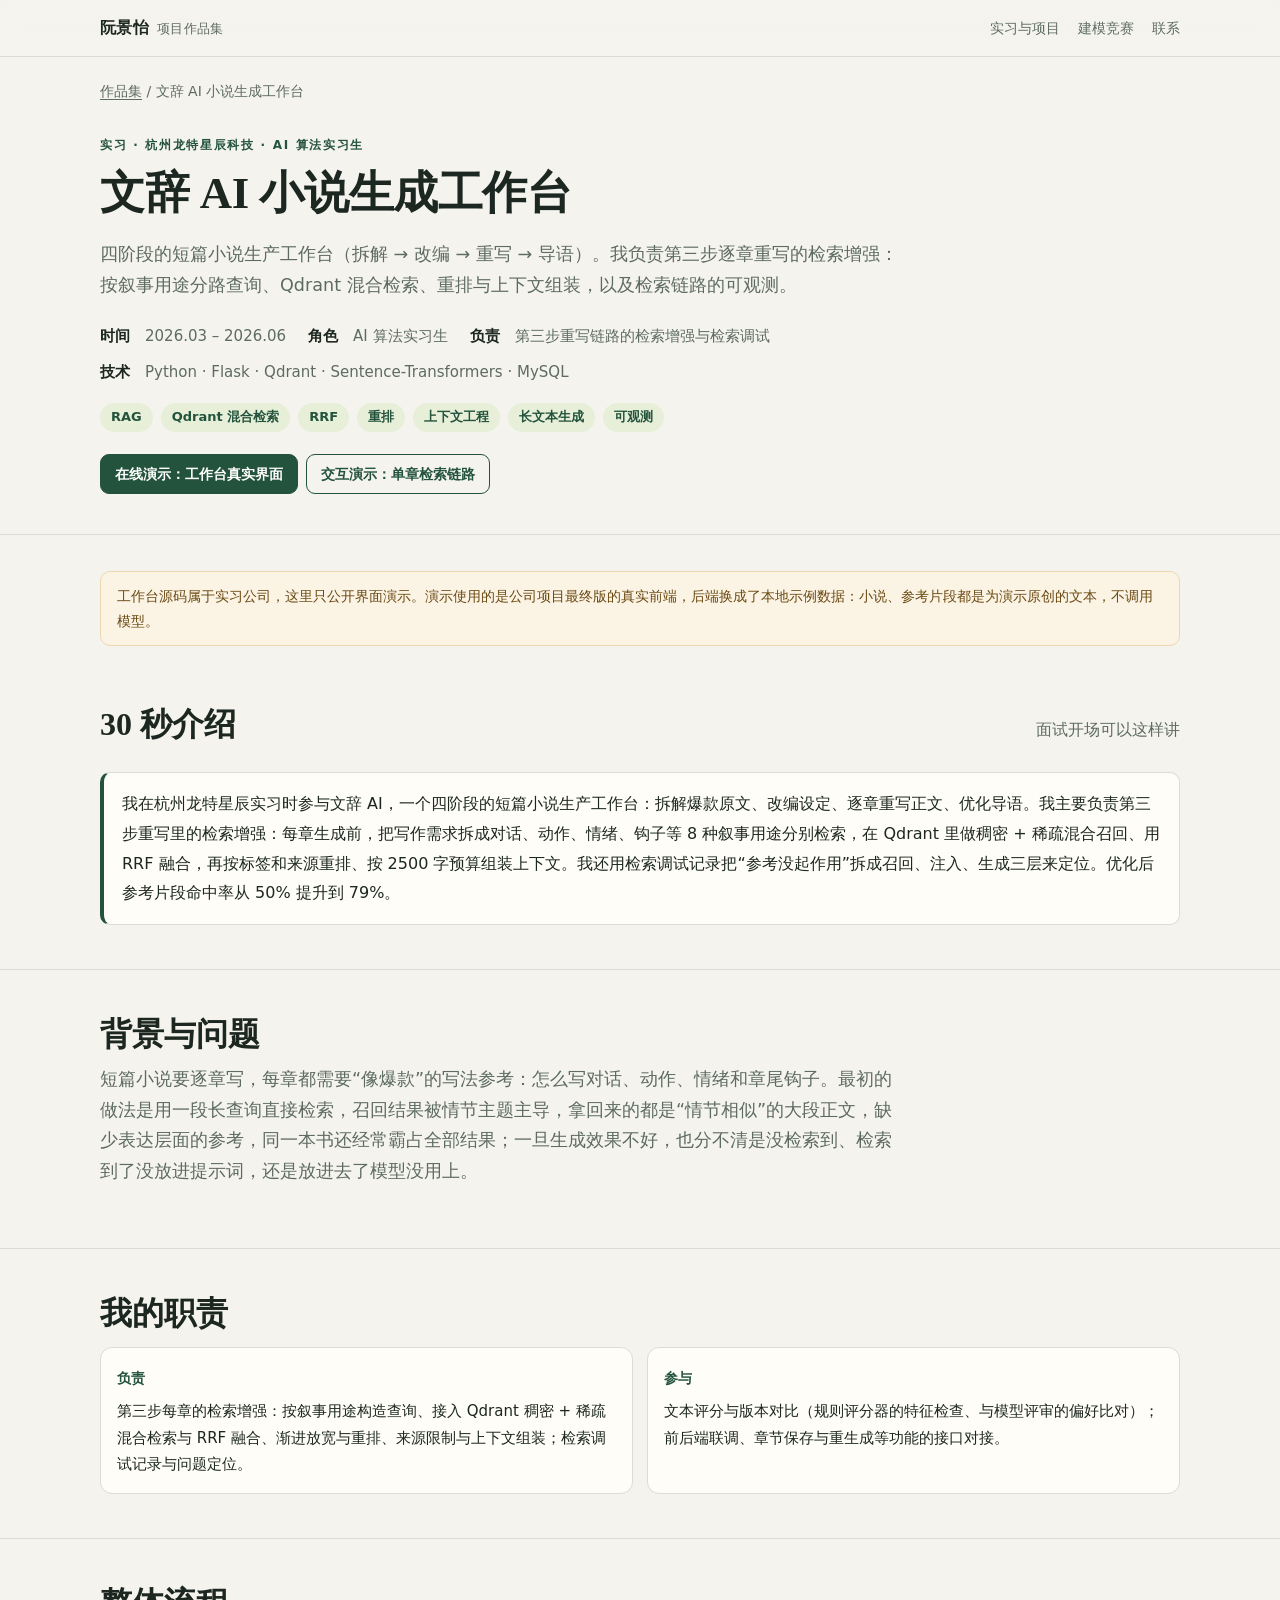
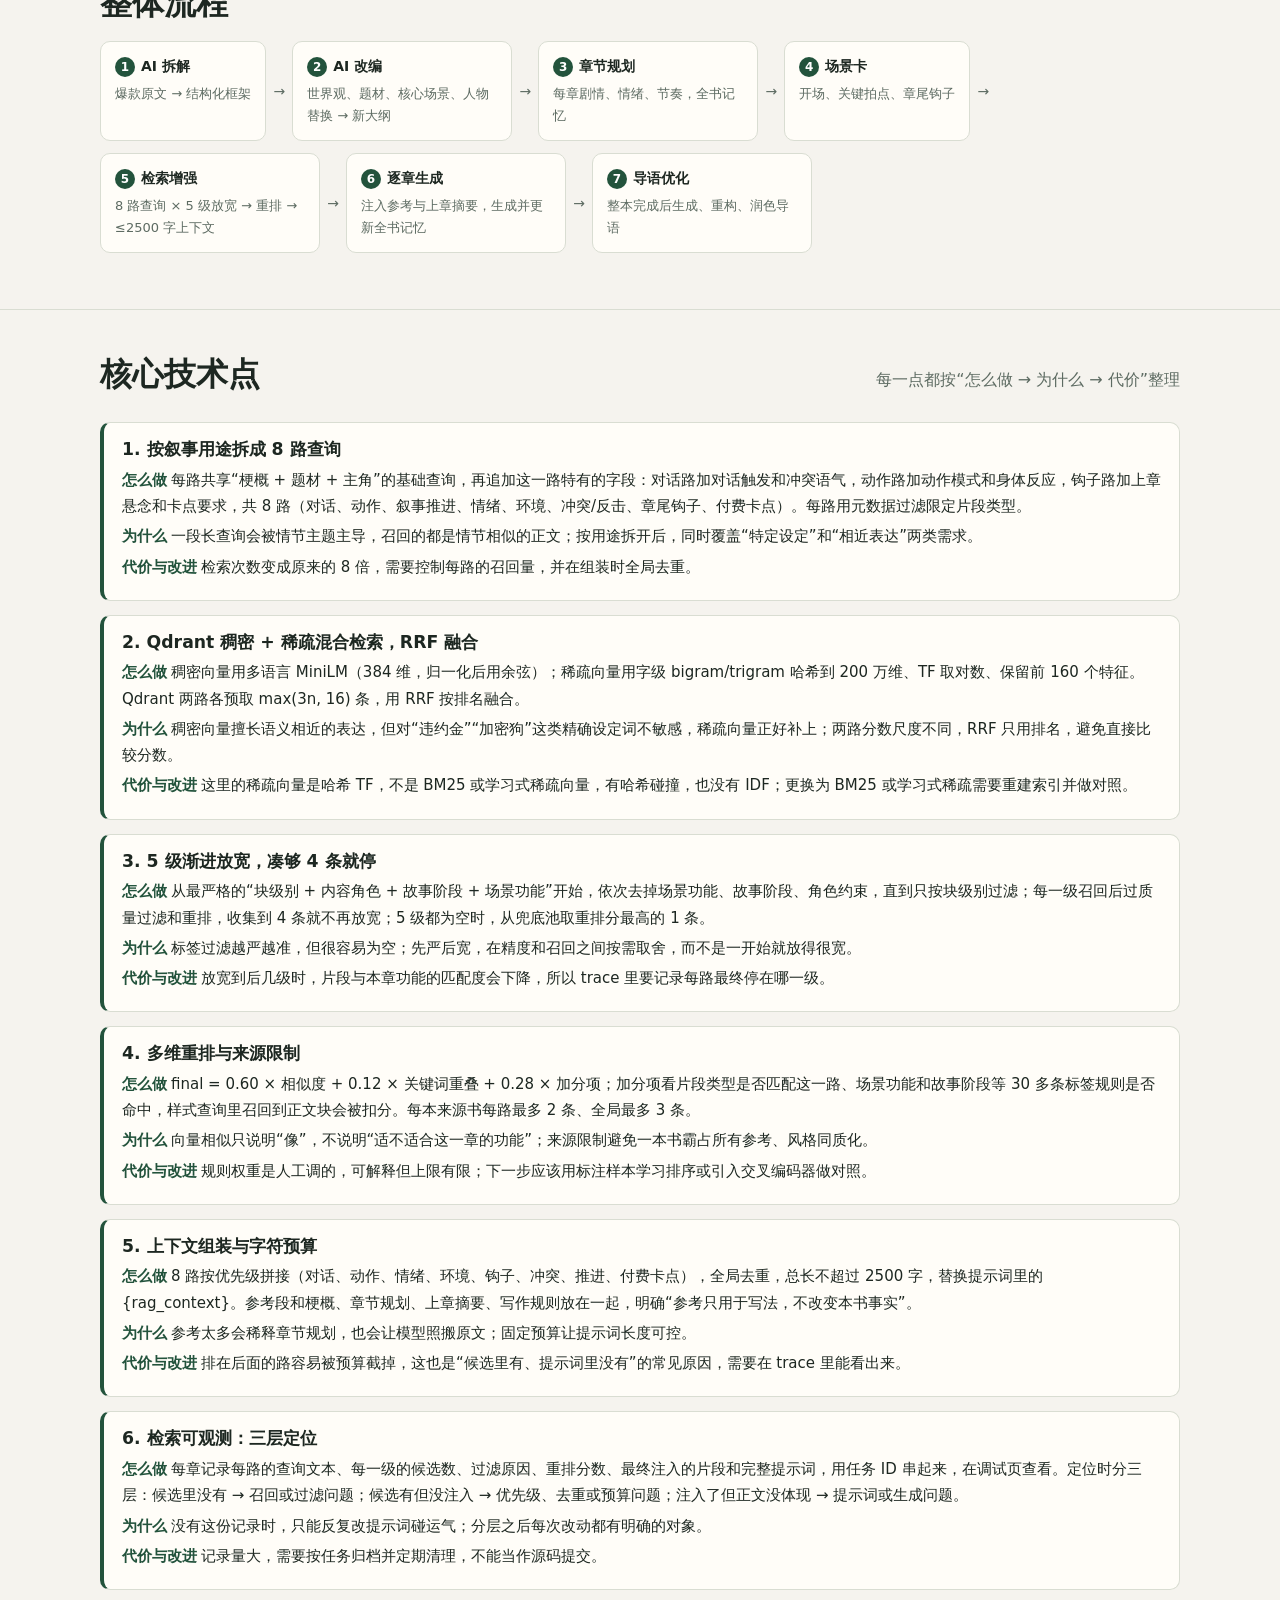
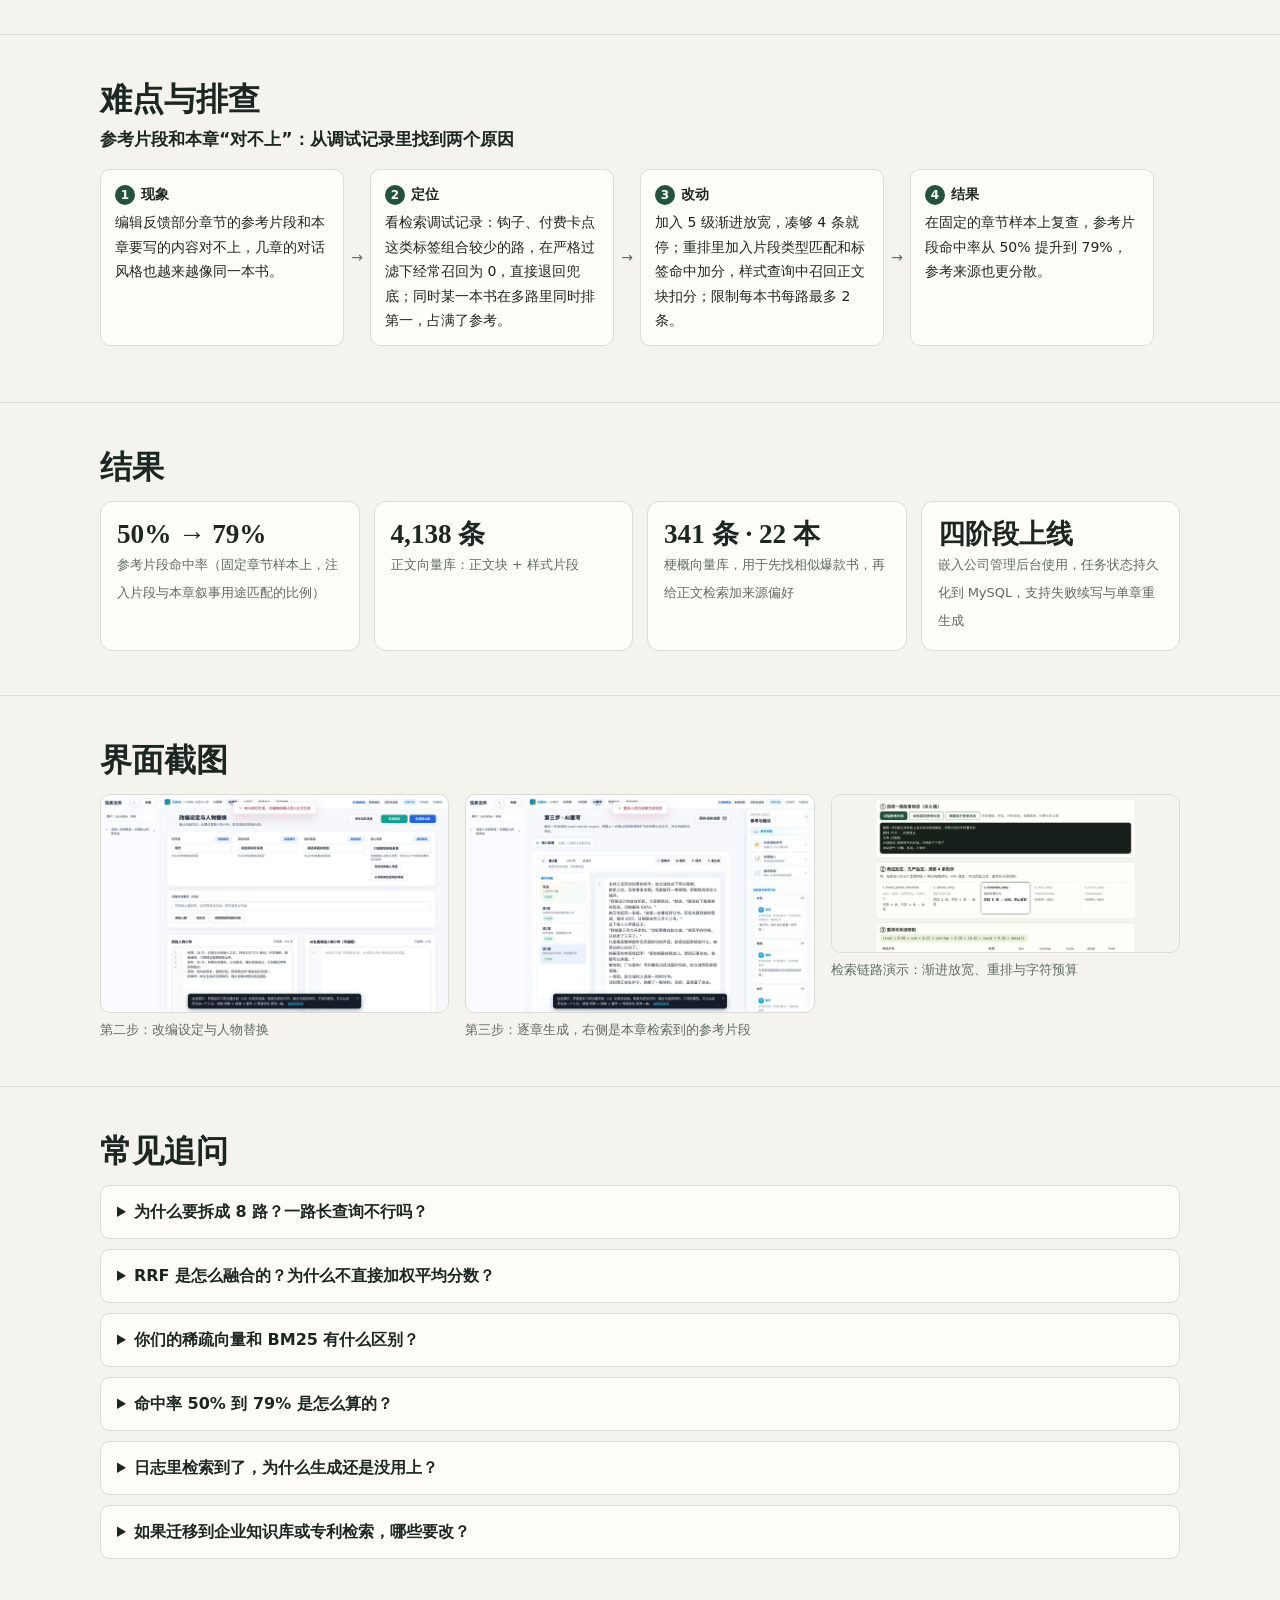
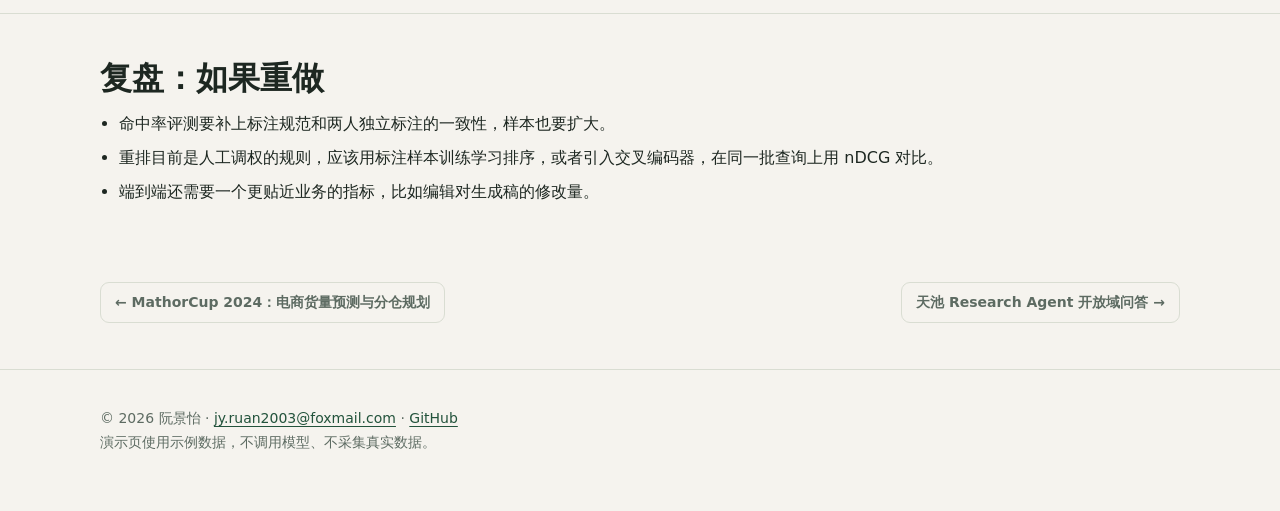
<file: projects/wenci.html>
<!DOCTYPE html>
<html lang="zh-CN">
<head>
<meta charset="utf-8">
<meta name="viewport" content="width=device-width, initial-scale=1">
<title>文辞 AI 小说生成工作台 · 阮景怡</title>
<meta name="description" content="四阶段的短篇小说生产工作台（拆解 → 改编 → 重写 → 导语）。我负责第三步逐章重写的检索增强：按叙事用途分路查询、Qdrant 混合检索、重排与上下文组装，以及检索链路的可观测。">
<link rel="icon" href="data:image/svg+xml,%3Csvg xmlns='http://www.w3.org/2000/svg' viewBox='0 0 32 32'%3E%3Crect width='32' height='32' rx='7' fill='%2323533c'/%3E%3Ctext x='16' y='22' font-size='17' text-anchor='middle' fill='%23b8e06a' font-family='sans-serif' font-weight='700'%3E阮%3C/text%3E%3C/svg%3E">
<link rel="stylesheet" href="../assets/site.css">
</head>
<body>
<header class="topnav"><div class="wrap">
<a class="brand" href="../index.html">阮景怡<small>项目作品集</small></a>
<nav aria-label="站点导航"><a href="../index.html#core">实习与项目</a><a href="../index.html#model">建模竞赛</a><a href="../index.html#contact">联系</a></nav>
</div></header>
<main>
<div class="wrap crumbs"><a href="../index.html">作品集</a> / 文辞 AI 小说生成工作台</div>
<section class="hero" style="padding-top:26px"><div class="wrap">
<span class="eyebrow">实习 · 杭州龙特星辰科技 · AI 算法实习生</span>
<h1 style="font-size:clamp(1.8rem,4.2vw,2.8rem)">文辞 AI 小说生成工作台</h1>
<p class="lead">四阶段的短篇小说生产工作台（拆解 → 改编 → 重写 → 导语）。我负责第三步逐章重写的检索增强：按叙事用途分路查询、Qdrant 混合检索、重排与上下文组装，以及检索链路的可观测。</p>
<div class="meta"><span><strong>时间</strong>　2026.03 – 2026.06</span><span><strong>角色</strong>　AI 算法实习生</span><span><strong>负责</strong>　第三步重写链路的检索增强与检索调试</span><span><strong>技术</strong>　Python · Flask · Qdrant · Sentence-Transformers · MySQL</span></div>
<div class="pill-row"><span class="pill">RAG</span><span class="pill">Qdrant 混合检索</span><span class="pill">RRF</span><span class="pill">重排</span><span class="pill">上下文工程</span><span class="pill">长文本生成</span><span class="pill">可观测</span></div>
<div class="pill-row" style="margin-top:22px"><a class="btn primary" href="../demos/wenci/index.html">在线演示：工作台真实界面</a><a class="btn " href="../demos/wenci-rag/index.html">交互演示：单章检索链路</a></div>
</div></section>
<div class="wrap" style="padding-top:22px"><p class="note">工作台源码属于实习公司，这里只公开界面演示。演示使用的是公司项目最终版的真实前端，后端换成了本地示例数据：小说、参考片段都是为演示原创的文本，不调用模型。</p></div><section class="block"><div class="wrap"><div class="section-head"><h2>30 秒介绍</h2><p>面试开场可以这样讲</p></div><div class="decision" style="font-size:16px;line-height:1.85">我在杭州龙特星辰实习时参与文辞 AI，一个四阶段的短篇小说生产工作台：拆解爆款原文、改编设定、逐章重写正文、优化导语。我主要负责第三步重写里的检索增强：每章生成前，把写作需求拆成对话、动作、情绪、钩子等 8 种叙事用途分别检索，在 Qdrant 里做稠密 + 稀疏混合召回、用 RRF 融合，再按标签和来源重排、按 2500 字预算组装上下文。我还用检索调试记录把“参考没起作用”拆成召回、注入、生成三层来定位。优化后参考片段命中率从 50% 提升到 79%。</div></div></section><section class="block"><div class="wrap"><h2>背景与问题</h2><p class="lead" style="margin-top:10px">短篇小说要逐章写，每章都需要“像爆款”的写法参考：怎么写对话、动作、情绪和章尾钩子。最初的做法是用一段长查询直接检索，召回结果被情节主题主导，拿回来的都是“情节相似”的大段正文，缺少表达层面的参考，同一本书还经常霸占全部结果；一旦生成效果不好，也分不清是没检索到、检索到了没放进提示词，还是放进去了模型没用上。</p></div></section><section class="block"><div class="wrap"><h2>我的职责</h2><div class="stat-row" style="margin-top:14px;grid-template-columns:repeat(auto-fit,minmax(280px,1fr))"><div class="stat"><span style="font-weight:700;color:var(--accent);font-size:14px">负责</span><p style="margin:6px 0 0;font-size:15px">第三步每章的检索增强：按叙事用途构造查询、接入 Qdrant 稠密 + 稀疏混合检索与 RRF 融合、渐进放宽与重排、来源限制与上下文组装；检索调试记录与问题定位。</p></div><div class="stat"><span style="font-weight:700;color:var(--accent);font-size:14px">参与</span><p style="margin:6px 0 0;font-size:15px">文本评分与版本对比（规则评分器的特征检查、与模型评审的偏好比对）；前后端联调、章节保存与重生成等功能的接口对接。</p></div></div></div></section><section class="block"><div class="wrap"><h2>整体流程</h2><ol class="flow" aria-label="流程"><li><b>AI 拆解</b><span>爆款原文 → 结构化框架</span></li><li><b>AI 改编</b><span>世界观、题材、核心场景、人物替换 → 新大纲</span></li><li><b>章节规划</b><span>每章剧情、情绪、节奏，全书记忆</span></li><li><b>场景卡</b><span>开场、关键拍点、章尾钩子</span></li><li><b>检索增强</b><span>8 路查询 × 5 级放宽 → 重排 → ≤2500 字上下文</span></li><li><b>逐章生成</b><span>注入参考与上章摘要，生成并更新全书记忆</span></li><li><b>导语优化</b><span>整本完成后生成、重构、润色导语</span></li></ol></div></section><section class="block"><div class="wrap"><div class="section-head"><h2>核心技术点</h2><p>每一点都按“怎么做 → 为什么 → 代价”整理</p></div><div class="grid" style="gap:14px"><div class="decision"><h3>1. 按叙事用途拆成 8 路查询</h3><p><span class="label">怎么做</span>每路共享“梗概 + 题材 + 主角”的基础查询，再追加这一路特有的字段：对话路加对话触发和冲突语气，动作路加动作模式和身体反应，钩子路加上章悬念和卡点要求，共 8 路（对话、动作、叙事推进、情绪、环境、冲突/反击、章尾钩子、付费卡点）。每路用元数据过滤限定片段类型。</p><p><span class="label">为什么</span>一段长查询会被情节主题主导，召回的都是情节相似的正文；按用途拆开后，同时覆盖“特定设定”和“相近表达”两类需求。</p><p><span class="label">代价与改进</span>检索次数变成原来的 8 倍，需要控制每路的召回量，并在组装时全局去重。</p></div><div class="decision"><h3>2. Qdrant 稠密 + 稀疏混合检索，RRF 融合</h3><p><span class="label">怎么做</span>稠密向量用多语言 MiniLM（384 维，归一化后用余弦）；稀疏向量用字级 bigram/trigram 哈希到 200 万维、TF 取对数、保留前 160 个特征。Qdrant 两路各预取 max(3n, 16) 条，用 RRF 按排名融合。</p><p><span class="label">为什么</span>稠密向量擅长语义相近的表达，但对“违约金”“加密狗”这类精确设定词不敏感，稀疏向量正好补上；两路分数尺度不同，RRF 只用排名，避免直接比较分数。</p><p><span class="label">代价与改进</span>这里的稀疏向量是哈希 TF，不是 BM25 或学习式稀疏向量，有哈希碰撞，也没有 IDF；更换为 BM25 或学习式稀疏需要重建索引并做对照。</p></div><div class="decision"><h3>3. 5 级渐进放宽，凑够 4 条就停</h3><p><span class="label">怎么做</span>从最严格的“块级别 + 内容角色 + 故事阶段 + 场景功能”开始，依次去掉场景功能、故事阶段、角色约束，直到只按块级别过滤；每一级召回后过质量过滤和重排，收集到 4 条就不再放宽；5 级都为空时，从兜底池取重排分最高的 1 条。</p><p><span class="label">为什么</span>标签过滤越严越准，但很容易为空；先严后宽，在精度和召回之间按需取舍，而不是一开始就放得很宽。</p><p><span class="label">代价与改进</span>放宽到后几级时，片段与本章功能的匹配度会下降，所以 trace 里要记录每路最终停在哪一级。</p></div><div class="decision"><h3>4. 多维重排与来源限制</h3><p><span class="label">怎么做</span>final = 0.60 × 相似度 + 0.12 × 关键词重叠 + 0.28 × 加分项；加分项看片段类型是否匹配这一路、场景功能和故事阶段等 30 多条标签规则是否命中，样式查询里召回到正文块会被扣分。每本来源书每路最多 2 条、全局最多 3 条。</p><p><span class="label">为什么</span>向量相似只说明“像”，不说明“适不适合这一章的功能”；来源限制避免一本书霸占所有参考、风格同质化。</p><p><span class="label">代价与改进</span>规则权重是人工调的，可解释但上限有限；下一步应该用标注样本学习排序或引入交叉编码器做对照。</p></div><div class="decision"><h3>5. 上下文组装与字符预算</h3><p><span class="label">怎么做</span>8 路按优先级拼接（对话、动作、情绪、环境、钩子、冲突、推进、付费卡点），全局去重，总长不超过 2500 字，替换提示词里的 {rag_context}。参考段和梗概、章节规划、上章摘要、写作规则放在一起，明确“参考只用于写法，不改变本书事实”。</p><p><span class="label">为什么</span>参考太多会稀释章节规划，也会让模型照搬原文；固定预算让提示词长度可控。</p><p><span class="label">代价与改进</span>排在后面的路容易被预算截掉，这也是“候选里有、提示词里没有”的常见原因，需要在 trace 里能看出来。</p></div><div class="decision"><h3>6. 检索可观测：三层定位</h3><p><span class="label">怎么做</span>每章记录每路的查询文本、每一级的候选数、过滤原因、重排分数、最终注入的片段和完整提示词，用任务 ID 串起来，在调试页查看。定位时分三层：候选里没有 → 召回或过滤问题；候选有但没注入 → 优先级、去重或预算问题；注入了但正文没体现 → 提示词或生成问题。</p><p><span class="label">为什么</span>没有这份记录时，只能反复改提示词碰运气；分层之后每次改动都有明确的对象。</p><p><span class="label">代价与改进</span>记录量大，需要按任务归档并定期清理，不能当作源码提交。</p></div></div></div></section><section class="block"><div class="wrap"><h2>难点与排查</h2><h3 style="margin-top:10px">参考片段和本章“对不上”：从调试记录里找到两个原因</h3><ol class="flow story" aria-label="排查过程"><li><b>现象</b><span>编辑反馈部分章节的参考片段和本章要写的内容对不上，几章的对话风格也越来越像同一本书。</span></li><li><b>定位</b><span>看检索调试记录：钩子、付费卡点这类标签组合较少的路，在严格过滤下经常召回为 0，直接退回兜底；同时某一本书在多路里同时排第一，占满了参考。</span></li><li><b>改动</b><span>加入 5 级渐进放宽，凑够 4 条就停；重排里加入片段类型匹配和标签命中加分，样式查询中召回正文块扣分；限制每本书每路最多 2 条。</span></li><li><b>结果</b><span>在固定的章节样本上复查，参考片段命中率从 50% 提升到 79%，参考来源也更分散。</span></li></ol></div></section><section class="block"><div class="wrap"><h2>结果</h2><div class="stat-row" style="margin-top:14px"><div class="stat"><b>50% → 79%</b><span>参考片段命中率（固定章节样本上，注入片段与本章叙事用途匹配的比例）</span></div><div class="stat"><b>4,138 条</b><span>正文向量库：正文块 + 样式片段</span></div><div class="stat"><b>341 条 · 22 本</b><span>梗概向量库，用于先找相似爆款书，再给正文检索加来源偏好</span></div><div class="stat"><b>四阶段上线</b><span>嵌入公司管理后台使用，任务状态持久化到 MySQL，支持失败续写与单章重生成</span></div></div></div></section><section class="block"><div class="wrap"><h2>界面截图</h2><div class="shots" style="margin-top:14px"><figure><a href="../assets/shots/wenci-adapt.jpg"><img src="../assets/shots/wenci-adapt.jpg" alt="第二步：改编设定与人物替换" loading="lazy"></a><figcaption>第二步：改编设定与人物替换</figcaption></figure><figure><a href="../assets/shots/wenci-write.jpg"><img src="../assets/shots/wenci-write.jpg" alt="第三步：逐章生成，右侧是本章检索到的参考片段" loading="lazy"></a><figcaption>第三步：逐章生成，右侧是本章检索到的参考片段</figcaption></figure><figure><a href="../assets/shots/wenci-rag-demo.jpg"><img src="../assets/shots/wenci-rag-demo.jpg" alt="检索链路演示：渐进放宽、重排与字符预算" loading="lazy"></a><figcaption>检索链路演示：渐进放宽、重排与字符预算</figcaption></figure></div></div></section><section class="block qa"><div class="wrap"><h2>常见追问</h2><div style="margin-top:14px"><details><summary>为什么要拆成 8 路？一路长查询不行吗？</summary><p>一路长查询会被情节主题主导，召回的都是情节相似的大段正文；章节写作需要的是不同层面的写法参考。拆开后每路用元数据过滤限定片段类型，覆盖面更全，也方便单独调每一路。</p></details><details><summary>RRF 是怎么融合的？为什么不直接加权平均分数？</summary><p>RRF 对每个文档按它在各路结果中的排名算 1/(k + rank) 再求和，k 取 60。稠密的余弦分和稀疏的匹配分不在一个尺度上，直接加权需要校准；RRF 只用排名，两路都靠前的文档自然得分高。</p></details><details><summary>你们的稀疏向量和 BM25 有什么区别？</summary><p>我们是字级 n-gram 哈希后的 TF（取对数），没有 IDF，也有哈希碰撞；BM25 有 IDF 和文档长度归一化。选它是因为不用额外维护词表、中文不依赖分词器。如果要换 BM25 或学习式稀疏，需要重建索引，并在同一批查询上对照。</p></details><details><summary>命中率 50% 到 79% 是怎么算的？</summary><p>在固定的一批章节上，对每路最终注入的参考片段，人工判断是否符合这一路的叙事用途和本章功能，命中数除以注入总数。它衡量的是“注入的参考是否合适”，不等于最终正文质量；正文质量另外用规则评分器和人工评审对比。</p></details><details><summary>日志里检索到了，为什么生成还是没用上？</summary><p>先看这段有没有真正进入提示词：候选会经过优先级、全局去重和 2500 字预算，“候选里有”和“注入了”是两件事。确认注入了，再看提示词里参考段的位置和指令，以及章节规划是否和参考冲突。</p></details><details><summary>如果迁移到企业知识库或专利检索，哪些要改？</summary><p>写作参考允许“风格相近”，事实问答不行：要加结构化字段过滤（编号、分类、时间、权限），保留段落定位和引用；权限过滤不能渐进放宽；生成后做引用支持检查，证据不足就拒答或转人工。</p></details></div></div></section><section class="block"><div class="wrap"><h2>复盘：如果重做</h2><ul class="points" style="margin-top:12px"><li>命中率评测要补上标注规范和两人独立标注的一致性，样本也要扩大。</li><li>重排目前是人工调权的规则，应该用标注样本训练学习排序，或者引入交叉编码器，在同一批查询上用 nDCG 对比。</li><li>端到端还需要一个更贴近业务的指标，比如编辑对生成稿的修改量。</li></ul></div></section><div class="wrap next-prev"><a class="btn muted" href="mathorcup.html">← MathorCup 2024：电商货量预测与分仓规划</a><a class="btn muted" href="tianchi.html">天池 Research Agent 开放域问答 →</a></div></main><footer class="site"><div class="wrap">© 2026 阮景怡 · <a href="mailto:jy.ruan2003@foxmail.com">jy.ruan2003@foxmail.com</a> · <a href="https://github.com/liuanhuaming03">GitHub</a><br>演示页使用示例数据，不调用模型、不采集真实数据。</div></footer>
</body></html>
</file>
<file: assets/site.css>
:root{
  --paper:#f5f3ee; --card:#fffdf8; --ink:#1d2721; --muted:#5d6b62; --line:#d9ddd2;
  --accent:#23533c; --accent-2:#b8e06a; --accent-soft:#e7efd9; --warn:#9a5b14;
  --radius:14px; --max:1080px;
  --serif:"Songti SC","Noto Serif SC","Source Han Serif SC",Georgia,serif;
  --sans:-apple-system,BlinkMacSystemFont,"PingFang SC","Hiragino Sans GB","Microsoft YaHei","Noto Sans SC",system-ui,sans-serif;
  --mono:ui-monospace,"SF Mono",Menlo,Consolas,monospace;
}
*{box-sizing:border-box}
html{scroll-behavior:smooth}
body{margin:0;background:var(--paper);color:var(--ink);font:16px/1.75 var(--sans);-webkit-font-smoothing:antialiased}
a{color:var(--accent);text-underline-offset:3px}
a:focus-visible,button:focus-visible{outline:3px solid #c98a2b;outline-offset:3px;border-radius:4px}
.wrap{width:min(var(--max),calc(100% - 40px));margin:0 auto}
.topnav{position:sticky;top:0;z-index:10;background:rgba(245,243,238,.92);backdrop-filter:blur(8px);border-bottom:1px solid var(--line)}
.topnav .wrap{display:flex;align-items:center;justify-content:space-between;height:56px;gap:16px}
.brand{font-weight:700;color:var(--ink);text-decoration:none;letter-spacing:.02em}
.brand small{font-weight:400;color:var(--muted);margin-left:8px}
.topnav nav{display:flex;gap:18px;font-size:14px}
.topnav nav a{color:var(--muted);text-decoration:none}
.topnav nav a:hover{color:var(--accent)}
h1,h2,h3{line-height:1.25;margin:0}
h1{font-family:var(--serif);font-size:clamp(2.1rem,5vw,3.4rem);letter-spacing:-.01em}
h2{font-family:var(--serif);font-size:clamp(1.5rem,3vw,2rem);margin-bottom:6px}
h3{font-size:1.08rem}
.eyebrow{display:inline-block;font-size:12px;letter-spacing:.14em;text-transform:uppercase;color:var(--accent);font-weight:700;margin-bottom:10px}
.lead{font-size:1.1rem;color:var(--muted);max-width:46em}
.hero{padding:64px 0 40px;border-bottom:1px solid var(--line)}
.hero .meta{display:flex;flex-wrap:wrap;gap:10px 22px;margin-top:22px;font-size:15px;color:var(--muted)}
.hero .meta strong{color:var(--ink);font-weight:600}
.pill-row{display:flex;flex-wrap:wrap;gap:8px;margin-top:18px}
.pill{display:inline-block;padding:3px 11px;border-radius:999px;background:var(--accent-soft);color:var(--accent);font-size:13px;font-weight:600}
.pill.ghost{background:transparent;border:1px solid var(--line);color:var(--muted);font-weight:500}
section.block{padding:44px 0;border-bottom:1px solid var(--line)}
section.block:last-of-type{border-bottom:0}
.section-head{display:flex;align-items:baseline;justify-content:space-between;gap:16px;margin-bottom:22px;flex-wrap:wrap}
.section-head p{margin:0;color:var(--muted)}
.grid{display:grid;gap:18px}
.grid.cards{grid-template-columns:repeat(auto-fill,minmax(310px,1fr))}
.grid.two{grid-template-columns:repeat(auto-fit,minmax(300px,1fr))}
.card{background:var(--card);border:1px solid var(--line);border-radius:var(--radius);padding:22px 22px 18px;display:flex;flex-direction:column;gap:10px;transition:border-color .15s,transform .15s}
.card:hover{border-color:#b9c4b3;transform:translateY(-2px)}
.card .kind{font-size:12px;color:var(--muted);letter-spacing:.06em}
.card h3 a{color:var(--ink);text-decoration:none}
.card h3 a:hover{color:var(--accent)}
.card p{margin:0;color:var(--muted);font-size:15px}
.card .actions{margin-top:auto;display:flex;flex-wrap:wrap;gap:8px;padding-top:8px}
.thumb{display:block;border-radius:10px;overflow:hidden;border:1px solid var(--line);aspect-ratio:16/10;background:#e9ece4}
.thumb img{width:100%;height:100%;object-fit:cover;object-position:top left;display:block}
.btn{display:inline-flex;align-items:center;gap:6px;padding:7px 14px;border-radius:9px;font-size:14px;font-weight:600;text-decoration:none;border:1px solid var(--accent);color:var(--accent);background:transparent;cursor:pointer}
.btn.primary{background:var(--accent);color:#fff}
.btn.primary:hover{background:#1a4230}
.btn:hover{background:var(--accent-soft)}
.btn.primary:hover{background:#1a4230}
.btn.muted{border-color:var(--line);color:var(--muted)}
.flow{display:flex;flex-wrap:wrap;align-items:stretch;gap:0;list-style:none;padding:0;margin:18px 0 0;counter-reset:f}
.flow li{counter-increment:f;position:relative;background:var(--card);border:1px solid var(--line);border-radius:10px;padding:12px 14px 12px 14px;margin:0 26px 12px 0;font-size:14px;max-width:220px}
.flow li::before{content:counter(f);display:inline-grid;place-items:center;width:20px;height:20px;border-radius:50%;background:var(--accent);color:#fff;font-size:12px;font-weight:700;margin-right:6px}
.flow li:not(:last-child)::after{content:"→";position:absolute;right:-20px;top:50%;transform:translateY(-50%);color:var(--muted)}
.flow li b{display:inline}
.flow li span{display:block;color:var(--muted);font-size:13px;margin-top:4px}
ul.points{margin:0;padding-left:1.2em}
ul.points li{margin:6px 0}
.decision{background:var(--card);border:1px solid var(--line);border-left:4px solid var(--accent);border-radius:10px;padding:16px 18px}
.decision h3{margin-bottom:6px}
.decision p{margin:4px 0;font-size:15px}
.decision .label{font-weight:700;color:var(--accent);margin-right:4px}
.stat-row{display:grid;grid-template-columns:repeat(auto-fit,minmax(170px,1fr));gap:14px}
.stat{background:var(--card);border:1px solid var(--line);border-radius:12px;padding:16px}
.stat b{display:block;font-family:var(--serif);font-size:1.7rem;line-height:1.2}
.stat span{color:var(--muted);font-size:13px}
.note{background:#fbf3e3;border:1px solid #ecd8b0;border-radius:10px;padding:12px 16px;font-size:14px;color:#6b4a14}
.shots{display:grid;grid-template-columns:repeat(auto-fit,minmax(300px,1fr));gap:16px}
.shots figure{margin:0}
.shots img{width:100%;display:block;border-radius:10px;border:1px solid var(--line)}
.shots figcaption{font-size:13px;color:var(--muted);margin-top:6px}
.paper-pages{display:grid;grid-template-columns:repeat(auto-fit,minmax(220px,1fr));gap:14px}
.paper-pages a{display:block;border:1px solid var(--line);border-radius:8px;overflow:hidden;background:#fff}
.paper-pages img{width:100%;display:block}
.paper-pages figcaption{font-size:13px;color:var(--muted);margin-top:6px}
.paper-pages figure{margin:0}
pre,code{font-family:var(--mono);font-size:13.5px}
pre{background:#1d2721;color:#e8f0e2;border-radius:10px;padding:16px;overflow:auto;line-height:1.6}
.qa details{background:var(--card);border:1px solid var(--line);border-radius:10px;padding:12px 16px;margin-bottom:10px}
.qa summary{cursor:pointer;font-weight:600}
.qa details p{margin:8px 0 0;color:var(--muted);font-size:15px}
.contact{display:flex;flex-wrap:wrap;gap:12px}
footer.site{padding:36px 0 56px;color:var(--muted);font-size:14px;border-top:1px solid var(--line);margin-top:20px}
.crumbs{font-size:14px;color:var(--muted);padding-top:22px}
.crumbs a{color:var(--muted)}
.next-prev{display:flex;justify-content:space-between;gap:12px;flex-wrap:wrap;padding:26px 0}
@media (max-width:640px){
  .topnav nav{display:none}
  .flow li{max-width:none;width:100%;margin-right:0}
  .flow li:not(:last-child)::after{content:"↓";right:auto;left:22px;top:auto;bottom:-18px;transform:none}
  .flow li{margin-bottom:22px}
}
.flow.story li{max-width:none;flex:1 1 210px}
.flow.story li span{color:var(--ink);font-size:14px}
</file>
<file: demos/career-workbench/styles.css>
:root {
  --bg: #f7f8fb;
  --panel: #ffffff;
  --ink: #202938;
  --muted: #6b7280;
  --line: #e1e6ef;
  --soft: #f2f5f9;
  --blue: #3867df;
  --blue-soft: #edf3ff;
  --green: #168067;
  --green-soft: #edf8f3;
  --amber: #a76c13;
  --amber-soft: #fff7e8;
  --red: #b84518;
  --nav: #ffffff;
  --radius: 14px;
  --radius-sm: 10px;
  --shadow: 0 1px 2px rgba(16, 24, 40, 0.04), 0 14px 34px rgba(16, 24, 40, 0.06);
  --shadow-soft: 0 1px 2px rgba(16, 24, 40, 0.04);
}

* {
  box-sizing: border-box;
}

body {
  margin: 0;
  min-height: 100vh;
  background:
    linear-gradient(180deg, #fbfcff 0%, var(--bg) 240px),
    var(--bg);
  color: var(--ink);
  font-family: Inter, ui-sans-serif, system-ui, -apple-system, BlinkMacSystemFont, "Segoe UI", sans-serif;
  overflow-x: hidden;
}

body::before {
  content: "";
  position: fixed;
  inset: 0 0 auto 232px;
  height: 180px;
  pointer-events: none;
  background: linear-gradient(180deg, rgba(237, 243, 255, 0.72), rgba(247, 248, 251, 0));
  z-index: -1;
}

button,
input,
select,
textarea {
  font: inherit;
}

.sidebar {
  position: fixed;
  inset: 0 auto 0 0;
  width: 232px;
  height: 100dvh;
  min-height: 0;
  background: var(--nav);
  color: var(--ink);
  display: flex;
  flex-direction: column;
  padding: 18px 12px;
  gap: 12px;
  border-right: 1px solid var(--line);
  overflow: hidden;
}

.brand {
  display: flex;
  align-items: center;
  gap: 12px;
  min-height: 58px;
  padding: 0 4px 8px;
  border-bottom: 1px solid #eef2f7;
}

.brand-mark {
  width: 38px;
  height: 38px;
  border-radius: 10px;
  display: grid;
  place-items: center;
  background: #e8eefc;
  color: var(--blue);
  font-weight: 800;
}

.brand small,
.server-card small {
  display: block;
  color: var(--muted);
  margin-top: 3px;
}

.nav {
  display: grid;
  gap: 4px;
  flex: 1 1 auto;
  min-height: 0;
  overflow-y: auto;
  overscroll-behavior: contain;
  padding: 2px 6px 18px 2px;
  scrollbar-width: thin;
  scrollbar-color: #cbd5e1 transparent;
}

.nav::-webkit-scrollbar {
  width: 8px;
}

.nav::-webkit-scrollbar-thumb {
  background: #cbd5e1;
  border-radius: 999px;
  border: 2px solid transparent;
  background-clip: content-box;
}

.nav::-webkit-scrollbar-track {
  background: transparent;
}

.nav-group {
  position: sticky;
  top: 0;
  z-index: 1;
  margin: 14px 8px 4px;
  padding: 3px 4px;
  background: linear-gradient(180deg, var(--nav) 70%, rgba(255, 255, 255, 0.86));
  color: #94a3b8;
  font-size: 11px;
  font-weight: 800;
  letter-spacing: 0;
}

.nav-group:first-child {
  margin-top: 0;
}

.nav button {
  border: 0;
  border-radius: 10px;
  color: #526070;
  background: transparent;
  text-align: left;
  padding: 10px 12px;
  cursor: pointer;
  min-height: 40px;
}

.nav button:hover,
.nav button.active {
  background: var(--blue-soft);
  color: #244fb8;
}

.nav button.active {
  font-weight: 800;
  box-shadow: inset 3px 0 0 var(--blue);
}

.server-card {
  flex: 0 0 auto;
  border: 1px solid var(--line);
  border-radius: 12px;
  padding: 10px;
  background: #fafbfc;
  box-shadow: var(--shadow-soft);
}

.server-card code {
  max-height: 58px;
  overflow: auto;
  margin-top: 6px;
  font-size: 11px;
}

.sidebar-quick-actions {
  display: grid;
  grid-template-columns: repeat(3, minmax(0, 1fr));
  gap: 6px;
  margin-top: 10px;
}

.sidebar-quick-actions a {
  display: grid;
  place-items: center;
  min-height: 30px;
  border: 1px solid #dce3ee;
  border-radius: 7px;
  color: #405069;
  background: #fff;
  text-decoration: none;
  font-size: 12px;
  font-weight: 700;
}

code {
  display: block;
  margin-top: 8px;
  color: inherit;
  word-break: break-word;
  font-family: ui-monospace, SFMono-Regular, Menlo, Consolas, monospace;
  font-size: 12px;
}

.main {
  margin-left: 232px;
  min-height: 100vh;
  min-width: 0;
  padding: 26px clamp(20px, 3vw, 42px) 48px;
}

.topbar {
  display: flex;
  justify-content: space-between;
  align-items: flex-start;
  gap: 18px;
  margin-bottom: 22px;
  max-width: 1480px;
  margin-inline: auto;
}

h1 {
  margin: 0;
  font-size: 28px;
  letter-spacing: 0;
}

h2 {
  margin: 0 0 14px;
  font-size: 18px;
  letter-spacing: 0;
}

h3 {
  margin: 0 0 8px;
  font-size: 15px;
  letter-spacing: 0;
}

p {
  margin: 7px 0 0;
  color: var(--muted);
}

.primary,
.secondary,
.danger {
  border: 1px solid transparent;
  border-radius: 8px;
  padding: 9px 13px;
  cursor: pointer;
  white-space: nowrap;
}

.compact-button {
  min-height: 34px;
  padding: 6px 10px;
  font-size: 13px;
}

.inline-actions {
  margin-top: 0;
  justify-content: flex-end;
}

.primary {
  background: var(--blue);
  color: #fff;
}

.secondary {
  background: #fff;
  color: var(--ink);
  border-color: var(--line);
}

.danger {
  background: #fff7ed;
  color: var(--red);
  border-color: #fed7aa;
}

.content {
  display: grid;
  gap: 16px;
  min-width: 0;
  max-width: 1480px;
  margin: 0 auto;
}

.grid {
  display: grid;
  gap: 16px;
}

.grid.cards {
  grid-template-columns: repeat(4, minmax(0, 1fr));
}

.grid.two {
  grid-template-columns: minmax(0, 1.1fr) minmax(0, 0.9fr);
}

.grid.three {
  grid-template-columns: repeat(3, minmax(0, 1fr));
}

.panel,
.metric,
.table-panel {
  background: var(--panel);
  border: 1px solid var(--line);
  border-radius: var(--radius);
  box-shadow: var(--shadow);
  min-width: 0;
}

.panel,
.table-panel {
  padding: clamp(16px, 1.6vw, 22px);
}

.metric {
  padding: 16px;
  box-shadow: var(--shadow-soft);
}

.metric strong {
  display: block;
  font-size: 30px;
  line-height: 1.1;
  margin-bottom: 6px;
}

.metric span {
  color: var(--muted);
  font-size: 13px;
}

.list {
  display: grid;
  gap: 10px;
}

.item {
  border: 1px solid var(--line);
  border-radius: var(--radius-sm);
  padding: 12px;
  background: #fff;
  min-width: 0;
}

.item-row {
  display: flex;
  justify-content: space-between;
  gap: 14px;
  align-items: flex-start;
  min-width: 0;
}

.item code {
  color: var(--muted);
  overflow-wrap: anywhere;
}

.item strong {
  min-width: 0;
  overflow-wrap: anywhere;
  line-height: 1.25;
}

.badge {
  display: inline-flex;
  align-items: center;
  min-height: 24px;
  border-radius: 999px;
  padding: 2px 9px;
  background: var(--soft);
  color: #344054;
  font-size: 12px;
  white-space: nowrap;
}

.badge.green {
  background: #e8f7f0;
  color: var(--green);
}

.badge.amber {
  background: #fff8e6;
  color: var(--amber);
}

.badge.blue {
  background: #eaf1ff;
  color: var(--blue);
}

.status-grid {
  display: grid;
  grid-template-columns: repeat(3, minmax(0, 1fr));
  gap: 12px;
}

.status-pill {
  border: 1px solid var(--line);
  border-radius: 8px;
  padding: 12px;
  background: #fff;
  min-width: 0;
}

.status-pill.ok {
  border-color: #b7ead6;
  background: #f2fbf7;
}

.status-pill.warn {
  border-color: #f6d8a8;
  background: #fffaf0;
}

.status-pill strong,
.status-pill span {
  display: block;
}

.status-pill span {
  margin-top: 4px;
  color: var(--muted);
  font-size: 12px;
}

.status-pill p,
.metric span,
p {
  overflow-wrap: anywhere;
}

.empty-state {
  display: grid;
  min-height: 120px;
  place-items: center;
  border: 1px dashed var(--line);
  border-radius: 8px;
  color: var(--muted);
  padding: 18px;
  text-align: center;
}

.button-row {
  display: flex;
  flex-wrap: wrap;
  gap: 8px;
  align-items: center;
  margin-top: 10px;
  flex: 0 0 auto;
  justify-content: flex-end;
}

.panel > .button-row,
.item > .button-row {
  justify-content: flex-start;
}

.link-button {
  display: inline-flex;
  align-items: center;
  min-height: 34px;
  text-decoration: none;
}

.diff {
  max-height: 260px;
  overflow: auto;
  border: 1px solid var(--line);
  border-radius: 8px;
  background: #111827;
  color: #e5e7eb;
  padding: 12px;
  font-size: 12px;
  line-height: 1.5;
  white-space: pre-wrap;
}

.attachment-list {
  display: grid;
  gap: 8px;
  margin-top: 10px;
}

.attachment {
  border-left: 3px solid var(--blue);
  background: #f8fafc;
  padding: 8px 10px;
}

.toolbar {
  display: flex;
  flex-wrap: wrap;
  gap: 10px;
  align-items: center;
  margin-bottom: 14px;
}

.toolbar.compact {
  gap: 8px;
  margin-top: -8px;
}

.chip {
  padding: 6px 10px;
  font-size: 13px;
}

.search-results {
  margin-top: 16px;
  align-items: start;
}

.reference-hero {
  display: grid;
  grid-template-columns: minmax(0, 1fr) auto;
  gap: 14px 18px;
  align-items: start;
}

.reference-query {
  grid-column: 1 / -1;
  display: grid;
  grid-template-columns: minmax(220px, 1fr) auto auto;
  gap: 10px;
  align-items: center;
}

.reference-query input {
  width: 100%;
}

.reference-chips {
  grid-column: 1 / -1;
  display: flex;
  flex-wrap: wrap;
  gap: 8px;
}

.reference-workflow {
  display: grid;
  grid-template-columns: minmax(0, 1fr) auto;
  gap: 14px;
  align-items: start;
}

.reference-layout {
  display: grid;
  grid-template-columns: minmax(360px, 1.2fr) minmax(320px, 0.85fr);
  gap: 16px;
  align-items: start;
}

.reference-layout > .panel:nth-child(n + 3) {
  grid-column: span 1;
}

.thesis-focus {
  border-color: #cfeadd;
}

.bookshelf-panel {
  border-color: #d5e1fb;
}

.thesis-grid {
  display: grid;
  grid-template-columns: minmax(0, 1fr) minmax(0, 1fr);
  gap: 16px;
  margin-top: 14px;
  align-items: start;
}

.thesis-grid > div {
  display: grid;
  gap: 10px;
  min-width: 0;
}

.bookshelf-grid {
  display: grid;
  grid-template-columns: repeat(3, minmax(0, 1fr));
  gap: 14px;
  margin-top: 14px;
  align-items: start;
}

.bookshelf-column {
  min-width: 0;
  display: grid;
  gap: 10px;
  align-content: start;
}

.bookshelf-column > p {
  margin: -2px 0 2px;
  font-size: 13px;
}

.bookshelf-card {
  background: #fbfcff;
}

.bookshelf-card strong,
.reference-results strong {
  overflow-wrap: anywhere;
}

.reading-progress-panel {
  border-color: #d7e7df;
}

.reading-status-grid {
  display: grid;
  grid-template-columns: repeat(2, minmax(0, 1fr));
  gap: 12px;
  margin-top: 14px;
}

.reading-row {
  border: 1px solid var(--line);
  border-radius: 8px;
  padding: 12px;
  background: #fff;
  display: grid;
  gap: 10px;
  min-width: 0;
}

.reading-row strong {
  display: block;
  overflow-wrap: anywhere;
}

.reading-fields {
  display: grid;
  grid-template-columns: minmax(100px, 0.75fr) minmax(110px, 0.85fr) minmax(140px, 1.3fr);
  gap: 8px;
}

.reading-row textarea {
  min-height: 76px;
  font-family: inherit;
  font-size: 13px;
}

.library-accordion {
  display: grid;
  gap: 12px;
}

.library-section {
  padding: 0;
  overflow: hidden;
}

.library-section summary {
  list-style: none;
  display: flex;
  justify-content: space-between;
  align-items: center;
  gap: 12px;
  cursor: pointer;
  padding: 16px 18px;
  font-weight: 700;
}

.library-section summary::-webkit-details-marker {
  display: none;
}

.library-section summary::after {
  content: "展开";
  color: var(--muted);
  font-size: 12px;
  font-weight: 500;
}

.library-section[open] summary {
  border-bottom: 1px solid var(--line);
}

.library-section[open] summary::after {
  content: "收起";
}

.library-list {
  padding: 14px 18px 18px;
}

.reference-results {
  overflow: hidden;
}

.reference-results > .item-row {
  align-items: center;
  margin-bottom: 6px;
}

.reference-results-grid {
  display: grid;
  grid-template-columns: minmax(360px, 1.25fr) minmax(300px, 0.95fr);
  gap: 16px;
  align-items: start;
  margin-top: 16px;
}

.reference-column {
  min-width: 0;
  display: grid;
  gap: 10px;
  align-content: start;
}

.reference-column h3 {
  display: flex;
  align-items: center;
  gap: 8px;
  margin-bottom: 0;
}

.execution-panel,
.chapter-board-panel,
.evidence-panel,
.literature-matrix-panel {
  border-color: #d5e1fb;
}

.execution-head {
  align-items: center;
}

.execution-score {
  min-width: 120px;
  border: 1px solid var(--line);
  border-radius: 8px;
  padding: 12px 14px;
  text-align: center;
  background: #f8fbff;
}

.execution-score strong {
  display: block;
  font-size: 28px;
  line-height: 1;
}

.execution-score span {
  display: block;
  margin-top: 6px;
  color: var(--muted);
  font-size: 12px;
}

.execution-grid {
  display: grid;
  grid-template-columns: minmax(0, 1.1fr) minmax(0, 0.9fr);
  gap: 14px;
  margin-top: 14px;
}

.execution-task,
.execution-link {
  border: 1px solid var(--line);
  border-radius: 8px;
  padding: 12px;
  background: #fff;
  min-width: 0;
}

.execution-task {
  display: flex;
  justify-content: space-between;
  gap: 12px;
  align-items: flex-start;
}

.chapter-board,
.evidence-grid {
  display: grid;
  grid-template-columns: repeat(3, minmax(0, 1fr));
  gap: 12px;
  margin-top: 14px;
}

.chapter-card,
.evidence-card {
  border: 1px solid var(--line);
  border-radius: 8px;
  padding: 14px;
  background: #fff;
  min-width: 0;
}

.chapter-card p,
.evidence-card p {
  font-size: 13px;
}

.evidence-files {
  display: grid;
  gap: 8px;
  margin-top: 10px;
}

.evidence-file {
  display: grid;
  grid-template-columns: auto minmax(0, 1fr);
  gap: 8px;
  align-items: center;
  border: 1px solid var(--line);
  border-radius: 7px;
  padding: 8px 10px;
  color: var(--ink);
  text-decoration: none;
  background: #fbfcff;
}

.evidence-file span {
  color: var(--blue);
  font-size: 12px;
}

.evidence-file strong {
  overflow-wrap: anywhere;
  font-size: 13px;
}

.literature-matrix {
  display: grid;
  margin-top: 14px;
  border: 1px solid var(--line);
  border-radius: 8px;
  overflow: hidden;
}

.literature-matrix-head,
.literature-matrix-row {
  display: grid;
  grid-template-columns: minmax(220px, 1.1fr) minmax(220px, 1.1fr) minmax(260px, 1.2fr) minmax(130px, 0.65fr);
  gap: 12px;
  align-items: start;
}

.literature-matrix-head {
  background: #f4f7fb;
  padding: 10px 12px;
  color: var(--muted);
  font-size: 12px;
  font-weight: 700;
}

.literature-matrix-row {
  padding: 12px;
  border-top: 1px solid var(--line);
  background: #fff;
}

.literature-matrix-row strong,
.literature-matrix-row p {
  overflow-wrap: anywhere;
}

select,
input,
textarea {
  border: 1px solid var(--line);
  border-radius: 7px;
  background: #fff;
  color: var(--ink);
}

select,
input {
  min-height: 38px;
  padding: 0 10px;
}

textarea {
  width: 100%;
  min-height: 420px;
  padding: 12px;
  font-family: ui-monospace, SFMono-Regular, Menlo, Consolas, monospace;
  font-size: 13px;
  line-height: 1.5;
  resize: vertical;
}

.config-form {
  display: grid;
  gap: 14px;
}

.config-card {
  border: 1px solid var(--line);
  border-radius: 8px;
  background: #fff;
}

.config-card summary {
  display: flex;
  align-items: center;
  justify-content: space-between;
  gap: 12px;
  padding: 12px 14px;
  cursor: pointer;
}

.form-grid {
  display: grid;
  grid-template-columns: repeat(4, minmax(0, 1fr));
  gap: 12px;
  border-top: 1px solid var(--line);
  padding: 14px;
}

.field {
  display: grid;
  gap: 6px;
}

.field span {
  color: #475467;
  font-size: 12px;
  font-weight: 650;
}

.field.wide {
  grid-column: 1 / -1;
}

.field textarea {
  min-height: 88px;
  font-size: 12px;
}

.checkbox-field {
  align-content: start;
}

.checkbox-field input {
  width: 20px;
  min-height: 20px;
}

.invalid {
  border-color: var(--red);
  background: #fff7ed;
}

table {
  width: 100%;
  border-collapse: collapse;
  font-size: 13px;
}

th,
td {
  border-bottom: 1px solid var(--line);
  padding: 9px 8px;
  text-align: left;
  vertical-align: top;
}

th {
  color: #475467;
  background: #f9fafb;
  font-weight: 650;
}

.table-wrap {
  max-height: 420px;
  overflow: auto;
  border: 1px solid var(--line);
  border-radius: 8px;
}

.chart {
  width: 100%;
  height: 300px;
  border: 1px solid var(--line);
  border-radius: 8px;
  background: #fff;
  overflow: hidden;
}

.chart svg {
  width: 100%;
  height: 100%;
  display: block;
}

.notice {
  border: 1px solid #bfdbfe;
  background: #eff6ff;
  color: #1e3a8a;
  padding: 12px 14px;
  border-radius: 8px;
  margin-bottom: 16px;
}

.notice.error {
  border-color: #fed7aa;
  background: #fff7ed;
  color: var(--red);
}

.hidden {
  display: none;
}

.progress-row {
  display: grid;
  grid-template-columns: 1.2fr 140px 120px 1.2fr 1.2fr;
  gap: 10px;
  align-items: start;
  margin-bottom: 10px;
}

.progress-row textarea {
  min-height: 78px;
  font-size: 12px;
}

.file-search {
  width: min(420px, 100%);
}

.workbench-hero {
  display: grid;
  grid-template-columns: minmax(0, 1fr) auto;
  gap: 18px;
  align-items: center;
  background:
    linear-gradient(135deg, rgba(237, 243, 255, 0.96), rgba(255, 255, 255, 0.96) 48%, rgba(237, 248, 243, 0.74)),
    #ffffff;
  border: 1px solid var(--line);
  border-radius: 18px;
  padding: clamp(20px, 2.4vw, 30px);
  box-shadow: var(--shadow);
}

.compact-hero {
  padding: 20px;
}

.workbench-hero h2 {
  margin: 6px 0 0;
  font-size: clamp(22px, 2.2vw, 30px);
  line-height: 1.25;
}

.eyebrow {
  color: var(--blue);
  font-size: 13px;
  font-weight: 760;
}

.hero-actions {
  display: flex;
  flex-wrap: wrap;
  gap: 10px;
  justify-content: flex-end;
}

.daily-grid {
  grid-template-columns: minmax(0, 1.25fr) minmax(280px, 0.75fr) minmax(280px, 0.75fr);
  align-items: stretch;
}

.research-lanes {
  display: grid;
  grid-template-columns: repeat(5, minmax(0, 1fr));
  gap: 10px;
}

.experiment-hero {
  display: grid;
  grid-template-columns: minmax(0, 1fr) 150px;
  gap: 20px;
  align-items: center;
  background: #ffffff;
  border: 1px solid #ccd9ff;
  border-radius: 12px;
  padding: 22px 24px;
  box-shadow: var(--shadow);
}

.experiment-hero h2 {
  margin: 6px 0 0;
  font-size: 28px;
}

.experiment-score {
  display: grid;
  place-items: center;
}

.donut {
  width: 128px;
  height: 128px;
}

.experiment-lane-grid {
  display: grid;
  grid-template-columns: repeat(3, minmax(0, 1fr));
  gap: 12px;
  margin-top: 14px;
}

.experiment-card {
  display: grid;
  gap: 8px;
  border: 1px solid var(--line);
  border-radius: 10px;
  padding: 14px;
  background: #fbfcfe;
  min-width: 0;
}

.experiment-card p {
  font-size: 13px;
}

.experiment-meta {
  display: flex;
  flex-wrap: wrap;
  gap: 6px;
}

.experiment-meta span {
  border: 1px solid var(--line);
  border-radius: 999px;
  padding: 3px 8px;
  background: #fff;
  color: var(--muted);
  font-size: 12px;
}

.compact-meter {
  margin: 0;
  height: 7px;
}

.scale-chart {
  display: grid;
  gap: 12px;
}

.scale-row {
  display: grid;
  grid-template-columns: 88px minmax(0, 1fr);
  gap: 12px;
  align-items: start;
}

.scale-row > strong {
  font-size: 13px;
  color: #344054;
}

.scale-bars {
  display: grid;
  gap: 7px;
}

.scale-bar {
  display: grid;
  grid-template-columns: 42px minmax(0, 1fr) 38px;
  gap: 8px;
  align-items: center;
  font-size: 12px;
  color: var(--muted);
}

.scale-bar div {
  height: 8px;
  border-radius: 999px;
  background: #edf1f6;
  overflow: hidden;
}

.scale-bar i {
  display: block;
  height: 100%;
  border-radius: inherit;
}

.scale-bar i.blue {
  background: var(--blue);
}

.scale-bar i.green {
  background: var(--green);
}

.scale-bar i.amber {
  background: #c98922;
}

.scale-bar b {
  color: var(--ink);
  font-weight: 700;
  text-align: right;
}

.figure-strip {
  display: grid;
  grid-template-columns: repeat(2, minmax(0, 1fr));
  gap: 10px;
}

.figure-card {
  display: grid;
  gap: 8px;
  border: 1px solid var(--line);
  border-radius: 10px;
  padding: 8px;
  background: #fff;
  color: var(--ink);
  text-decoration: none;
  min-width: 0;
}

.figure-card img {
  width: 100%;
  aspect-ratio: 16 / 10;
  object-fit: contain;
  background: #f8fafc;
  border: 1px solid #eef2f7;
  border-radius: 7px;
}

.figure-card span {
  overflow-wrap: anywhere;
  color: var(--muted);
  font-size: 12px;
}

.self-evolving-panel {
  border-top: 4px solid var(--blue);
}

.self-evolving-panel h3 {
  margin: 0 0 10px;
  font-size: 15px;
}

.self-metrics {
  display: grid;
  grid-template-columns: repeat(5, minmax(0, 1fr));
  gap: 10px;
  margin: 16px 0;
}

.self-metric {
  border: 1px solid var(--line);
  border-radius: 10px;
  padding: 12px;
  background: #fbfcfe;
  min-width: 0;
}

.self-metric.good {
  background: #f6fbf8;
  border-color: #cfeadd;
}

.self-metric span,
.self-metric strong,
.self-metric p,
.self-metric em {
  display: block;
}

.self-metric span {
  color: var(--muted);
  font-size: 12px;
}

.self-metric strong {
  margin-top: 5px;
  font-size: 21px;
}

.self-metric p {
  margin: 6px 0;
  color: var(--muted);
  font-size: 12px;
  line-height: 1.45;
}

.self-metric em {
  font-style: normal;
  color: var(--green);
  font-size: 12px;
  font-weight: 700;
}

.self-layout {
  display: grid;
  grid-template-columns: minmax(280px, 0.8fr) minmax(0, 1.2fr);
  gap: 18px;
  align-items: start;
}

.self-figures {
  grid-template-columns: repeat(3, minmax(0, 1fr));
}

.claim-list,
.risk-list {
  display: grid;
  gap: 8px;
  margin-bottom: 16px;
}

.claim-list p,
.risk-list p {
  margin: 0;
  border: 1px solid var(--line);
  border-radius: 8px;
  padding: 10px 12px;
  background: #fff;
  color: #344054;
}

.lane {
  border: 1px solid var(--line);
  border-radius: 10px;
  padding: 12px;
  background: #fff;
  box-shadow: var(--shadow);
  min-width: 0;
}

.lane span {
  color: var(--blue);
  font-weight: 760;
  font-size: 12px;
}

.lane strong {
  display: block;
  margin-top: 5px;
  overflow-wrap: anywhere;
  font-size: 13px;
}

.lane p {
  font-size: 12px;
}

.focus-panel {
  border-color: #ccd9ff;
}

.calm-cards .metric {
  box-shadow: none;
  background: #fbfcfe;
}

.task-card {
  border: 1px solid var(--line);
  border-radius: 10px;
  padding: 14px;
  background: #fff;
}

.task-card.thesis,
.task-card.writing {
  border-left: 4px solid var(--blue);
}

.task-card.reading {
  border-left: 4px solid var(--green);
}

.task-card.career {
  border-left: 4px solid var(--amber);
}

.task-meta {
  display: flex;
  flex-wrap: wrap;
  gap: 8px;
  margin-top: 10px;
  color: var(--muted);
  font-size: 12px;
}

.task-meta span {
  border: 1px solid var(--line);
  border-radius: 999px;
  padding: 3px 8px;
  background: #fafbfc;
}

.progress-meter {
  height: 8px;
  border-radius: 999px;
  background: #edf1f6;
  overflow: hidden;
  margin: 6px 0 14px;
}

.progress-meter span {
  display: block;
  height: 100%;
  background: var(--blue);
}

.mini-stats {
  display: grid;
  grid-template-columns: repeat(3, minmax(0, 1fr));
  gap: 10px;
  margin-bottom: 12px;
}

.mini-stats div {
  border: 1px solid var(--line);
  border-radius: 8px;
  padding: 10px;
  background: #fbfcfe;
}

.mini-stats strong,
.mini-stats span {
  display: block;
}

.mini-stats strong {
  font-size: 20px;
}

.mini-stats span {
  color: var(--muted);
  font-size: 12px;
}

.compact-list {
  gap: 8px;
}

.compact-task {
  display: grid;
  grid-template-columns: minmax(0, 1fr) auto;
  gap: 10px;
  align-items: start;
  border: 1px solid var(--line);
  border-radius: 9px;
  padding: 10px;
  background: #fff;
}

.compact-task p {
  font-size: 13px;
}

.workflow-strip {
  display: grid;
  grid-template-columns: repeat(5, minmax(0, 1fr));
  gap: 10px;
  margin-top: 12px;
}

.workflow-step {
  border: 1px solid var(--line);
  border-radius: 10px;
  padding: 12px;
  background: #fbfcfe;
}

.workflow-step span {
  display: grid;
  place-items: center;
  width: 26px;
  height: 26px;
  border-radius: 50%;
  background: #edf2ff;
  color: var(--blue);
  font-weight: 800;
  font-size: 12px;
  margin-bottom: 8px;
}

.workflow-step strong {
  display: block;
  font-size: 13px;
}

.workflow-step p {
  font-size: 12px;
}

.check-list,
.risk-list {
  display: grid;
  gap: 9px;
}

.check-list p,
.risk-list p {
  position: relative;
  margin: 0;
  padding-left: 18px;
  font-size: 13px;
}

.check-list p::before,
.risk-list p::before {
  content: "";
  position: absolute;
  left: 0;
  top: 0.7em;
  width: 7px;
  height: 7px;
  border-radius: 50%;
}

.check-list p::before {
  background: var(--green);
}

.risk-list p::before {
  background: var(--amber);
}

.structure-grid {
  display: grid;
  grid-template-columns: repeat(4, minmax(0, 1fr));
  gap: 12px;
  margin-top: 14px;
}

.area-card {
  display: grid;
  gap: 8px;
  border: 1px solid var(--line);
  border-radius: 10px;
  padding: 13px;
  background: #fff;
  min-width: 0;
}

.area-card.missing {
  background: #fffaf0;
}

.area-card p {
  font-size: 12px;
}

.quick-doc-grid {
  display: grid;
  grid-template-columns: repeat(4, minmax(0, 1fr));
  gap: 12px;
}

.quick-doc {
  display: grid;
  gap: 8px;
  border: 1px solid #d7e2ff;
  border-radius: 10px;
  padding: 14px;
  background: #fff;
  box-shadow: var(--shadow);
}

.quick-doc p {
  font-size: 13px;
}

.progress-board {
  display: grid;
  grid-template-columns: repeat(3, minmax(0, 1fr));
  gap: 14px;
  align-items: start;
}

.progress-column {
  display: grid;
  gap: 10px;
  min-width: 0;
}

.progress-column h3 {
  display: flex;
  align-items: center;
  justify-content: space-between;
}

.progress-selects {
  display: grid;
  grid-template-columns: repeat(3, minmax(0, 1fr));
  gap: 8px;
}

.progress-row {
  grid-template-columns: 1fr;
  border: 1px solid var(--line);
  border-radius: 10px;
  padding: 12px;
  background: #fbfcfe;
  margin-bottom: 0;
}

.progress-row textarea {
  min-height: 72px;
}

.panel > .item-row h2 {
  margin-bottom: 0;
}

.today-hero {
  border-color: #d7e2ff;
}

.mini-overview-grid {
  align-items: start;
}

.mini-overview-grid h3 {
  margin: 0 0 10px;
  font-size: 15px;
}

.action-cards-panel,
.evidence-chain-panel {
  display: grid;
  gap: 14px;
}

.action-card-grid {
  display: grid;
  grid-template-columns: repeat(auto-fit, minmax(210px, 1fr));
  gap: 12px;
}

.action-card {
  display: grid;
  gap: 10px;
  min-width: 0;
  padding: 14px;
  border: 1px solid var(--line);
  border-radius: 14px;
  background: #fbfcfe;
}

.action-card h3 {
  margin: 0;
  font-size: 17px;
  line-height: 1.35;
}

.action-card p,
.muted-text {
  margin: 0;
  color: var(--muted);
  font-size: 12px;
}

.action-target {
  display: grid;
  gap: 4px;
  min-height: 72px;
  padding: 10px;
  border: 1px solid #e1e7f0;
  border-radius: 8px;
  background: #fff;
}

.action-target strong {
  font-size: 12px;
}

.action-target span {
  color: #405069;
  font-size: 12px;
  line-height: 1.55;
}

.evidence-chain-grid {
  display: grid;
  gap: 10px;
}

.evidence-chain-row {
  display: grid;
  grid-template-columns: minmax(0, 1fr) auto;
  gap: 12px;
  align-items: center;
  padding: 13px;
  border: 1px solid var(--line);
  border-radius: 14px;
  background: #fff;
}

.evidence-chain-row strong,
.evidence-chain-row p {
  display: block;
  margin: 6px 0 0;
}

.evidence-chain-row p {
  color: var(--muted);
  font-size: 12px;
}

.daily-plan-panel {
  display: grid;
  gap: 18px;
  border-color: #d8e6ff;
}

.daily-plan-head {
  display: grid;
  grid-template-columns: minmax(0, 1fr) auto;
  gap: 16px;
  align-items: start;
}

.daily-plan-head h2 {
  margin: 5px 0 0;
  font-size: 22px;
}

.date-tools {
  display: flex;
  flex-wrap: wrap;
  gap: 8px;
  justify-content: flex-end;
}

.date-tools input[type="date"] {
  min-width: 150px;
}

.daily-morning-box {
  display: grid;
  grid-template-columns: minmax(0, 0.9fr) minmax(0, 1.1fr);
  gap: 12px;
  padding: 14px;
  border: 1px solid #e4e9f2;
  border-radius: 14px;
  background: #fbfcff;
}

.daily-morning-box label {
  display: grid;
  gap: 6px;
  min-width: 0;
}

.daily-morning-box span {
  color: var(--muted);
  font-size: 12px;
  font-weight: 700;
}

.daily-morning-box textarea {
  min-height: 44px;
  resize: vertical;
}

.daily-plan-summary {
  display: grid;
  grid-template-columns: 132px minmax(0, 1fr);
  gap: 14px;
  align-items: stretch;
}

.daily-ring {
  --value: 0;
  display: grid;
  place-items: center;
  align-content: center;
  min-height: 112px;
  border-radius: 12px;
  background:
    radial-gradient(circle at center, #fff 0 58%, transparent 59%),
    conic-gradient(var(--blue) calc(var(--value) * 1%), #edf1f6 0);
  border: 1px solid var(--line);
}

.daily-ring strong,
.daily-ring span {
  display: block;
}

.daily-ring strong {
  font-size: 24px;
}

.daily-ring span {
  color: var(--muted);
  font-size: 12px;
}

.daily-summary-grid {
  display: grid;
  grid-template-columns: repeat(auto-fit, minmax(118px, 1fr));
  gap: 10px;
}

.daily-summary-grid div {
  border: 1px solid var(--line);
  border-radius: 10px;
  padding: 14px;
  background: #fbfcfe;
}

.daily-summary-grid strong,
.daily-summary-grid span {
  display: block;
}

.daily-summary-grid strong {
  font-size: 22px;
}

.daily-summary-grid span {
  color: var(--muted);
  font-size: 12px;
}

.daily-todo-list {
  display: grid;
  gap: 10px;
}

.daily-workspace {
  display: grid;
  grid-template-columns: minmax(0, 1.35fr) minmax(300px, 0.65fr);
  gap: 16px;
  align-items: start;
}

.daily-workspace h3 {
  margin: 0;
  font-size: 16px;
}

.daily-recommend-panel {
  display: grid;
  gap: 12px;
  padding: 14px;
  border: 1px solid #e2eadf;
  border-radius: 14px;
  background: linear-gradient(180deg, #fbfdf9 0%, #fff 100%);
  position: sticky;
  top: 22px;
}

.pomodoro-panel {
  display: grid;
  gap: 12px;
  padding: 14px;
  border: 1px solid #d8e6ff;
  border-radius: 12px;
  background: linear-gradient(180deg, #f8fbff 0%, #ffffff 100%);
}

.pomodoro-panel h3,
.pomodoro-panel p {
  margin: 0;
}

.pomodoro-panel p {
  color: var(--muted);
  font-size: 12px;
}

.pomodoro-timer {
  --value: 0;
  display: grid;
  place-items: center;
  align-content: center;
  min-height: 132px;
  border-radius: 14px;
  border: 1px solid #e2e9f6;
  background:
    radial-gradient(circle at center, #fff 0 58%, transparent 59%),
    conic-gradient(var(--blue) calc(var(--value) * 1%), #edf1f6 0);
  cursor: pointer;
}

.pomodoro-timer:hover {
  border-color: #bfd0ff;
  box-shadow: inset 0 0 0 1px rgba(56, 103, 223, 0.14);
}

.pomodoro-timer strong,
.pomodoro-timer span {
  display: block;
}

.pomodoro-timer strong {
  font-size: 34px;
  letter-spacing: 0;
}

.pomodoro-timer span {
  color: var(--muted);
  font-size: 12px;
  font-weight: 700;
}

.pomodoro-settings {
  display: grid;
  grid-template-columns: repeat(2, minmax(0, 1fr));
  gap: 8px;
}

.pomodoro-settings.prominent {
  padding: 10px;
  border: 1px solid #dfe7f5;
  border-radius: 12px;
  background: #fff;
}

.pomodoro-settings label {
  display: grid;
  gap: 5px;
  min-width: 0;
}

.pomodoro-settings span {
  color: var(--muted);
  font-size: 11px;
  font-weight: 700;
}

.pomodoro-settings input {
  width: 100%;
  min-height: 36px;
  border-radius: 10px;
  text-align: center;
  font-weight: 750;
}

.daily-tag-cloud {
  display: flex;
  flex-wrap: wrap;
  gap: 7px;
}

.tag-chip {
  min-height: 30px;
  padding: 5px 10px;
  border-radius: 999px;
  border-color: #d8e3f3;
  background: #fff;
  color: #42526b;
  font-size: 12px;
}

.recommend-card {
  display: grid;
  grid-template-columns: minmax(0, 1fr) auto;
  gap: 10px;
  align-items: start;
  padding: 12px;
  border: 1px solid #e3e9f1;
  border-radius: 10px;
  background: #fff;
}

.recommend-card strong {
  display: block;
  line-height: 1.35;
}

.recommend-card p {
  margin: 6px 0;
  color: var(--muted);
  font-size: 12px;
}

.tag-line {
  display: flex;
  flex-wrap: wrap;
  gap: 5px;
}

.tag-line span {
  color: #3d6d5d;
  font-size: 11px;
  font-weight: 700;
}

.daily-row {
  display: grid;
  border: 1px solid var(--line);
  border-radius: 14px;
  padding: 16px;
  background: #fff;
  box-shadow: var(--shadow-soft);
}

.daily-row.done {
  background: #f6fbf8;
  border-color: #cfeadd;
}

.daily-row.done .daily-title-input {
  color: var(--muted);
  text-decoration: line-through;
}

.daily-check input {
  width: 17px;
  min-height: 17px;
  cursor: pointer;
}

.daily-main {
  display: grid;
  gap: 10px;
  min-width: 0;
}

.daily-title-line {
  display: grid;
  grid-template-columns: 34px minmax(0, 1fr) auto;
  gap: 12px;
  align-items: center;
}

.daily-title-input {
  min-height: 42px;
  padding-inline: 14px;
  font-size: 17px;
  font-weight: 700;
}

.daily-brief {
  display: flex;
  flex-wrap: wrap;
  gap: 7px;
  margin: -2px 0 2px 46px;
}

.daily-brief span {
  display: inline-flex;
  align-items: center;
  min-height: 24px;
  padding: 3px 8px;
  border-radius: 999px;
  background: #f3f6fb;
  color: #526070;
  font-size: 12px;
  font-weight: 700;
}

.daily-meta-grid {
  display: grid;
  grid-template-columns: minmax(145px, 0.95fr) minmax(120px, 0.75fr) minmax(170px, 1.25fr) minmax(92px, 0.55fr);
  gap: 10px;
  align-items: end;
}

.daily-note-grid {
  display: grid;
  grid-template-columns: minmax(210px, 0.75fr) minmax(280px, 1.25fr);
  gap: 10px;
}

.daily-meta-grid label,
.daily-note-grid label {
  display: grid;
  gap: 5px;
  min-width: 0;
}

.daily-meta-grid label > span,
.daily-note-grid label > span {
  color: var(--muted);
  font-size: 11px;
  font-weight: 700;
}

.daily-control-line {
  display: grid;
  grid-template-columns: auto auto auto auto minmax(180px, 1fr);
  gap: 10px;
  align-items: center;
}

.pomodoro-mini-field {
  display: grid;
  grid-template-columns: auto 40px;
  gap: 5px;
  align-items: center;
  min-height: 38px;
  padding: 0 10px;
  border: 1px solid #e0e6ef;
  border-radius: 8px;
  background: #fbfcfe;
  color: #405069;
  font-size: 11px;
  font-weight: 700;
}

.pomodoro-mini-field input {
  min-height: 26px;
  padding: 3px 5px;
  text-align: center;
}

.goal-toggle {
  display: flex;
  align-items: center;
  gap: 7px;
  min-height: 38px;
  padding: 0 12px;
  border: 1px solid #e0e6ef;
  border-radius: 8px;
  background: #fbfcfe;
  color: #243047;
  font-size: 12px;
  font-weight: 700;
}

.goal-toggle input {
  width: 16px;
  min-height: 16px;
}

.daily-note-grid textarea {
  min-height: 58px;
  font-size: 12px;
}

.daily-main input,
.daily-main select,
.daily-main textarea {
  min-width: 0;
}

.workspace-split {
  display: grid;
  grid-template-columns: minmax(0, 1.05fr) minmax(0, 0.95fr);
  gap: 16px;
}

.workspace-card {
  display: grid;
  gap: 16px;
  align-content: start;
  border: 1px solid var(--line);
  border-radius: 12px;
  padding: 20px;
  background: #fff;
  box-shadow: var(--shadow);
  min-width: 0;
}

.workspace-card.thesis {
  border-top: 4px solid var(--blue);
}

.workspace-card.career {
  border-top: 4px solid var(--green);
}

.workspace-card h2 {
  margin: 6px 0 0;
  font-size: 21px;
}

.career-hero {
  border-color: #c8eadb;
}

.career-mini {
  display: grid;
  grid-template-columns: repeat(4, minmax(0, 1fr));
  gap: 8px;
}

.career-mini div {
  border: 1px solid var(--line);
  border-radius: 8px;
  padding: 10px;
  background: #fbfcfe;
}

.career-mini strong,
.career-mini span {
  display: block;
}

.career-mini strong {
  font-size: 20px;
}

.career-mini span {
  color: var(--muted);
  font-size: 12px;
}

.career-funnel {
  display: grid;
  gap: 9px;
}

.funnel-step {
  display: grid;
  gap: 6px;
}

.funnel-step strong {
  font-size: 13px;
}

.funnel-bar {
  height: 8px;
  border-radius: 999px;
  background: #edf1f6;
  overflow: hidden;
}

.funnel-bar span {
  display: block;
  height: 100%;
  border-radius: inherit;
  background: var(--green);
}

.career-layout {
  align-items: start;
}

.assessment-tracker {
  margin-top: 16px;
}

.assessment-grid {
  display: grid;
  grid-template-columns: repeat(2, minmax(0, 1fr));
  gap: 14px;
}

.assessment-task {
  min-height: 86px;
}

.career-quick-add {
  border-color: #cfe9dc;
}

.career-quick-grid {
  display: grid;
  grid-template-columns: repeat(4, minmax(150px, 1fr));
  gap: 10px;
  align-items: center;
}

.career-quick-grid input,
.career-quick-grid select {
  min-width: 0;
  min-height: 42px;
}

.obsidian-hero {
  border-color: #dcd7ff;
}

.obsidian-search-panel {
  border-color: #e2defd;
}

.obsidian-search-shell {
  display: grid;
  grid-template-columns: minmax(220px, 0.38fr) minmax(0, 0.62fr);
  gap: 18px;
  align-items: center;
}

.obsidian-search-copy h2 {
  margin: 4px 0 0;
  font-size: 20px;
}

.obsidian-search-controls {
  display: grid;
  gap: 10px;
  min-width: 0;
}

.obsidian-search-bar {
  display: grid;
  grid-template-columns: minmax(0, 1fr) auto;
  gap: 10px;
  align-items: center;
  padding: 8px;
  border: 1px solid #dfe6f1;
  border-radius: 14px;
  background: #fbfcff;
}

.obsidian-search-bar input {
  min-height: 42px;
  border-color: transparent;
  background: transparent;
  font-size: 14px;
}

.obsidian-search-bar input:focus-visible {
  outline: none;
}

.obsidian-search-bar .primary {
  min-height: 42px;
  padding-inline: 18px;
}

.obsidian-quick-chips {
  gap: 7px;
}

.obsidian-quick-chips .chip {
  min-height: 31px;
  padding: 5px 10px;
  background: #fff;
}

.obsidian-layout {
  grid-template-columns: minmax(0, 1fr);
  align-items: start;
}

.obsidian-note-card {
  display: grid;
  gap: 8px;
}

.obsidian-note-card p {
  margin: 0;
  color: var(--muted);
  font-size: 13px;
}

.obsidian-category-list {
  display: grid;
  grid-template-columns: repeat(2, minmax(0, 1fr));
  gap: 8px;
}

.category-pill {
  display: flex;
  justify-content: space-between;
  align-items: center;
  min-height: 42px;
  padding: 8px 10px;
  border: 1px solid #e0e6f0;
  border-radius: 10px;
  background: #fbfcfe;
  color: #243047;
  text-align: left;
}

.category-pill strong {
  color: var(--blue);
}

.career-editor {
  margin-top: 14px;
}

.career-toolbar {
  display: grid;
  grid-template-columns: minmax(0, 1fr) 180px;
  gap: 10px;
  margin-bottom: 14px;
}

.career-toolbar input,
.career-toolbar select {
  min-height: 42px;
}

.career-workspace {
  display: grid;
  grid-template-columns: minmax(260px, 340px) minmax(0, 1fr);
  gap: 16px;
  align-items: start;
}

.career-list {
  display: grid;
  gap: 8px;
  max-height: calc(100vh - 170px);
  overflow: auto;
  padding-right: 4px;
}

.career-list-item {
  display: grid;
  gap: 6px;
  width: 100%;
  padding: 12px;
  border: 1px solid var(--line);
  border-radius: 12px;
  background: #fff;
  color: var(--text);
  text-align: left;
  cursor: pointer;
}

.career-list-item.active {
  border-color: rgba(56, 103, 223, 0.55);
  background: #f5f8ff;
  box-shadow: 0 10px 24px rgba(56, 103, 223, 0.1);
}

.career-list-title {
  display: flex;
  align-items: center;
  justify-content: space-between;
  gap: 8px;
}

.career-list-title strong,
.career-list-position,
.career-list-meta {
  overflow: hidden;
  text-overflow: ellipsis;
  white-space: nowrap;
}

.career-list-position {
  color: #263247;
  font-weight: 650;
}

.career-list-meta {
  color: var(--muted);
  font-size: 12px;
}

.career-list-tags {
  display: flex;
  flex-wrap: wrap;
  gap: 5px;
}

.career-list-tags em {
  padding: 3px 7px;
  border-radius: 999px;
  background: #eef3ff;
  color: #4562b0;
  font-size: 11px;
  font-style: normal;
}

.career-detail-panel {
  min-width: 0;
}

.career-board {
  display: grid;
  grid-template-columns: repeat(3, minmax(260px, 1fr));
  gap: 14px;
  align-items: start;
}

.career-column {
  display: grid;
  gap: 10px;
  min-width: 0;
}

.career-column h3 {
  display: flex;
  justify-content: space-between;
  align-items: center;
}

.career-row {
  display: grid;
  gap: 9px;
  border: 1px solid var(--line);
  border-radius: 10px;
  padding: 12px;
  background: #fbfcfe;
  min-width: 0;
}

.career-row.career-detail {
  gap: 12px;
  padding: 16px;
  border-radius: 14px;
  background: #fff;
  box-shadow: 0 18px 45px rgba(20, 31, 55, 0.08);
}

.career-detail-head {
  display: flex;
  justify-content: space-between;
  gap: 14px;
  align-items: flex-start;
  padding-bottom: 12px;
  border-bottom: 1px solid var(--line);
}

.career-detail-head h2 {
  margin: 3px 0 2px;
  font-size: 24px;
}

.career-detail-head p {
  margin: 0;
  color: var(--muted);
  font-size: 15px;
}

.career-detail-actions {
  display: flex;
  flex-wrap: wrap;
  justify-content: flex-end;
  gap: 8px;
}

.career-title-row {
  display: grid;
  grid-template-columns: minmax(0, 1fr) 140px;
  gap: 8px;
}

.career-fields {
  display: grid;
  grid-template-columns: repeat(2, minmax(0, 1fr));
  gap: 8px;
}

.career-meta-row {
  display: flex;
  flex-wrap: wrap;
  align-items: center;
  gap: 6px;
  color: var(--muted);
  font-size: 12px;
}

.tiny-button {
  min-height: 28px;
  padding: 4px 9px;
  font-size: 12px;
}

.career-row textarea {
  min-height: 86px;
  font-size: 13px;
  line-height: 1.7;
}

.career-info-grid {
  display: grid;
  grid-template-columns: repeat(2, minmax(0, 1fr));
  gap: 10px;
}

.career-field-stack {
  display: grid;
  gap: 6px;
  min-width: 0;
}

.career-field-stack.wide {
  grid-column: 1 / -1;
}

.career-field-stack span {
  color: #475467;
  font-size: 12px;
  font-weight: 800;
}

.career-info-grid textarea {
  min-height: 116px;
}

.career-jd-textarea {
  width: 100%;
  min-height: 260px;
  font-size: 14px;
}

.resume-hero {
  border-color: #d8e5fb;
}

.resume-apply-hero {
  align-items: center;
}

.resume-status-strip {
  display: flex;
  flex-wrap: wrap;
  gap: 8px;
  padding: 10px 12px;
  border: 1px solid #dfe7f3;
  border-radius: 8px;
  background: #fbfcfe;
  color: #475467;
  font-size: 13px;
}

.resume-status-strip span {
  display: inline-flex;
  align-items: center;
  min-height: 28px;
  padding: 4px 9px;
  border: 1px solid #e8edf5;
  border-radius: 999px;
  background: #fff;
}

.resume-apply-grid {
  display: grid;
  grid-template-columns: minmax(250px, 0.74fr) minmax(440px, 1.45fr) minmax(280px, 0.82fr);
  gap: 16px;
  align-items: start;
}

.resume-direction-desk,
.resume-question-panel,
.resume-support-stack {
  min-width: 0;
}

.resume-question-panel > .item-row {
  display: grid;
  grid-template-columns: 1fr;
  gap: 12px;
  align-items: start;
}

.resume-question-panel > .item-row .inline-actions {
  display: grid;
  grid-template-columns: minmax(0, 1fr) auto;
  width: 100%;
}

.resume-direction-desk,
.resume-support-stack {
  position: sticky;
  top: 20px;
}

.resume-direction-list {
  display: grid;
  gap: 8px;
  margin-top: 12px;
}

.resume-direction-button {
  display: grid;
  gap: 7px;
  width: 100%;
  padding: 12px;
  border: 1px solid var(--line);
  border-radius: 8px;
  background: #fff;
  color: inherit;
  text-align: left;
  cursor: pointer;
}

.resume-direction-button:hover,
.resume-direction-button.active {
  border-color: rgba(56, 103, 223, 0.5);
  background: #f6f9ff;
}

.resume-direction-button span {
  display: grid;
  gap: 4px;
}

.resume-direction-button strong,
.resume-direction-button small {
  overflow-wrap: anywhere;
}

.resume-direction-button em {
  color: var(--muted);
  font-size: 12px;
  font-style: normal;
  line-height: 1.45;
}

.resume-direction-button small {
  color: #244fb8;
  font-size: 12px;
  font-weight: 760;
}

.resume-direction-focus,
.resume-direction-summary {
  display: grid;
  gap: 10px;
  margin-top: 12px;
}

.resume-current-card {
  display: grid;
  gap: 8px;
  padding: 12px;
  border: 1px solid #dbe7d7;
  border-radius: 8px;
  background: #f8fdf7;
}

.resume-current-card h3,
.resume-current-card p {
  margin: 0;
}

.resume-current-card.small {
  margin-top: 10px;
}

.resume-compact-list {
  display: grid;
  gap: 7px;
  padding: 11px;
  border: 1px solid #e2e8f0;
  border-radius: 8px;
  background: #fbfcfe;
}

.resume-compact-list strong {
  color: #263247;
}

.resume-compact-list p {
  margin: 0;
  color: #475467;
  font-size: 13px;
  line-height: 1.5;
}

.resume-version-drawer,
.resume-legacy-bank,
.resume-support-details,
.question-more {
  border: 1px solid var(--line);
  border-radius: 8px;
  background: #fff;
  overflow: hidden;
}

.resume-version-drawer summary,
.resume-legacy-bank summary,
.resume-support-details summary,
.question-more summary {
  cursor: pointer;
  list-style: none;
  padding: 11px 12px;
  font-weight: 760;
}

.resume-version-drawer summary::-webkit-details-marker,
.resume-legacy-bank summary::-webkit-details-marker,
.resume-support-details summary::-webkit-details-marker,
.question-more summary::-webkit-details-marker {
  display: none;
}

.resume-version-drawer[open] summary,
.resume-legacy-bank[open] summary,
.resume-support-details[open] summary,
.question-more[open] summary {
  border-bottom: 1px solid var(--line);
}

.resume-version-drawer .resume-version-grid,
.resume-legacy-bank .resume-tabs,
.resume-legacy-bank .resume-fill-bank,
.resume-support-details .list,
.question-more .resume-fill-meta {
  padding: 12px;
}

.resume-direction-panel {
  border-color: #d8e5fb;
}

.resume-tabs {
  display: flex;
  flex-wrap: wrap;
  gap: 8px;
  margin: 12px 0 14px;
}

.resume-tabs.compact {
  margin-top: 14px;
}

.resume-tabs .chip {
  display: inline-flex;
  align-items: center;
  gap: 6px;
}

.resume-tabs .chip.active {
  border-color: rgba(56, 103, 223, 0.52);
  background: var(--blue-soft);
  color: #244fb8;
  box-shadow: 0 8px 18px rgba(56, 103, 223, 0.1);
}

.resume-tabs .chip span {
  color: var(--muted);
  font-size: 11px;
}

.resume-category-panel {
  min-width: 0;
}

.resume-category-detail {
  display: grid;
  gap: 14px;
}

.resume-category-head {
  display: flex;
  justify-content: space-between;
  gap: 14px;
  align-items: flex-start;
}

.resume-category-head h3 {
  margin: 0 0 4px;
  font-size: 20px;
}

.resume-category-head p {
  max-width: 980px;
}

.resume-direction-grid {
  display: grid;
  grid-template-columns: repeat(4, minmax(0, 1fr));
  gap: 10px;
}

.resume-info-block {
  display: grid;
  gap: 8px;
  border: 1px solid var(--line);
  border-radius: 8px;
  padding: 12px;
  background: #fbfcfe;
  min-width: 0;
}

.resume-info-block strong {
  color: #263247;
}

.resume-info-block p {
  margin: 0;
  font-size: 13px;
  color: #475467;
}

.resume-edit-box {
  border: 1px solid var(--line);
  border-radius: 8px;
  background: #fff;
  overflow: hidden;
}

.resume-edit-box summary {
  padding: 12px 14px;
  cursor: pointer;
  font-weight: 760;
  list-style: none;
}

.resume-edit-box summary::-webkit-details-marker {
  display: none;
}

.resume-edit-box[open] summary {
  border-bottom: 1px solid var(--line);
}

.resume-category-edit-grid {
  display: grid;
  grid-template-columns: repeat(2, minmax(0, 1fr));
  gap: 12px;
  padding: 14px;
}

.resume-category-edit-grid label,
.resume-fill-row label {
  display: grid;
  gap: 6px;
}

.resume-category-edit-grid span,
.resume-fill-row span {
  color: #475467;
  font-size: 12px;
  font-weight: 700;
}

.resume-category-edit-grid textarea {
  min-height: 92px;
  font-family: inherit;
  font-size: 13px;
}

.resume-category-edit-grid label:first-child {
  grid-column: 1 / -1;
}

.resume-version-grid {
  display: grid;
  grid-template-columns: repeat(auto-fit, minmax(280px, 1fr));
  gap: 12px;
}

.resume-version-card {
  display: grid;
  gap: 10px;
  border: 1px solid var(--line);
  border-radius: 8px;
  padding: 12px;
  background: #fff;
  min-width: 0;
}

.resume-version-card > img {
  width: 100%;
  max-height: 360px;
  object-fit: contain;
  border: 1px solid #eef2f7;
  border-radius: 8px;
  background: #f8fafc;
}

.resume-title-input {
  min-width: 0;
  width: 100%;
  border-color: transparent;
  background: #fbfcff;
  font-weight: 760;
  color: #172033;
}

.resume-card-fields,
.resume-fill-meta {
  display: grid;
  grid-template-columns: repeat(2, minmax(0, 1fr));
  gap: 8px;
}

.resume-version-card textarea {
  min-height: 76px;
  font-family: inherit;
  font-size: 13px;
}

.resume-workspace {
  display: grid;
  grid-template-columns: minmax(0, 1fr) minmax(320px, 0.36fr);
  gap: 16px;
  align-items: start;
}

.resume-fill-panel {
  min-width: 0;
}

.resume-search {
  width: min(360px, 100%);
}

.resume-question-panel .resume-search {
  width: 100%;
}

.resume-section-intro {
  display: flex;
  justify-content: space-between;
  gap: 14px;
  align-items: flex-start;
  margin-bottom: 12px;
  padding: 12px;
  border: 1px solid #e2e8f0;
  border-radius: 8px;
  background: #fbfcfe;
}

.resume-section-intro.slim {
  margin-top: 12px;
}

.resume-section-intro strong {
  display: block;
}

.resume-question-list {
  display: grid;
  gap: 12px;
}

.application-question-card {
  display: grid;
  gap: 9px;
  padding: 12px;
  border: 1px solid var(--line);
  border-radius: 8px;
  background: #fff;
  min-width: 0;
}

.application-question-head {
  display: grid;
  grid-template-columns: minmax(0, 1fr) auto;
  gap: 10px;
  align-items: start;
}

.application-question-head input {
  border-color: transparent;
  background: #fbfcff;
  font-size: 15px;
  font-weight: 760;
  color: #172033;
}

.application-question-card textarea {
  min-height: 130px;
  resize: vertical;
  font-family: inherit;
  font-size: 13px;
  line-height: 1.68;
}

.question-patterns {
  margin: 0;
  color: #667085;
  font-size: 12px;
  line-height: 1.5;
}

.question-card-footer {
  display: flex;
  justify-content: space-between;
  gap: 10px;
  align-items: flex-start;
  color: #667085;
  font-size: 12px;
}

.question-card-footer div {
  display: flex;
  flex-wrap: wrap;
  justify-content: flex-end;
  gap: 5px;
}

.question-card-footer em {
  padding: 3px 7px;
  border-radius: 999px;
  background: #f2f4f7;
  color: #475467;
  font-style: normal;
  white-space: nowrap;
}

.question-more {
  background: #fbfcfe;
}

.question-more summary {
  padding: 8px 10px;
  color: #475467;
  font-size: 12px;
}

.resume-fill-list {
  display: grid;
  gap: 10px;
}

.resume-fill-row {
  display: grid;
  gap: 10px;
  border: 1px solid var(--line);
  border-radius: 8px;
  padding: 12px;
  background: #fff;
  min-width: 0;
}

.resume-fill-head {
  display: grid;
  grid-template-columns: minmax(0, 1fr) auto;
  gap: 10px;
  align-items: start;
}

.resume-fill-head input {
  font-weight: 760;
}

.resume-fill-row textarea {
  min-height: 130px;
  font-family: inherit;
  font-size: 13px;
  line-height: 1.65;
}

.resume-side-stack {
  display: grid;
  gap: 16px;
  position: sticky;
  top: 20px;
}

.resume-support-stack {
  display: grid;
  gap: 16px;
}

.resume-now-card p {
  margin: 0 0 8px;
  color: #475467;
  font-size: 13px;
  line-height: 1.55;
}

.resume-support-details summary {
  display: flex;
  justify-content: space-between;
  gap: 8px;
}

.resume-signal-list {
  display: grid;
  grid-template-columns: repeat(2, minmax(0, 1fr));
  gap: 8px;
  margin-bottom: 10px;
}

.resume-signal {
  border: 1px solid var(--line);
  border-radius: 8px;
  padding: 10px;
  background: #fbfcfe;
}

.resume-signal span,
.resume-signal strong {
  display: block;
}

.resume-signal span {
  color: var(--muted);
  font-size: 12px;
}

.resume-signal strong {
  margin-top: 4px;
  font-size: 22px;
}

.resume-suggestion.active {
  border-color: rgba(56, 103, 223, 0.35);
  background: #f6f9ff;
}

.resume-asset-card {
  display: grid;
  gap: 7px;
  border: 1px solid var(--line);
  border-radius: 8px;
  padding: 10px;
  background: #fff;
  min-width: 0;
}

.resume-asset-card strong {
  overflow-wrap: anywhere;
}

.resume-asset-card p {
  margin: 0;
  font-size: 12px;
}

.visually-hidden {
  position: absolute;
  width: 1px;
  height: 1px;
  overflow: hidden;
  clip: rect(0 0 0 0);
  white-space: nowrap;
}

.mini-link {
  color: var(--blue);
  font-weight: 700;
  text-decoration: none;
}

.mini-link:hover {
  text-decoration: underline;
}

.career-row input,
.career-row select {
  min-width: 0;
}

/* Polished layout pass: keep the workbench calm, readable, and hard to break. */
.grid.cards {
  grid-template-columns: repeat(auto-fit, minmax(180px, 1fr));
}

.grid.two {
  grid-template-columns: minmax(0, 1fr) minmax(320px, 0.72fr);
}

.grid.three {
  grid-template-columns: repeat(auto-fit, minmax(240px, 1fr));
}

.topbar .primary {
  min-height: 42px;
  padding-inline: 16px;
  box-shadow: 0 8px 18px rgba(56, 103, 223, 0.18);
}

.topbar p {
  max-width: 760px;
}

.panel h2 + p,
.workspace-card h2 + p,
.workbench-hero h2 + p {
  line-height: 1.7;
}

.primary:hover,
.secondary:hover,
.danger:hover,
.link-button:hover,
.sidebar-quick-actions a:hover {
  transform: translateY(-1px);
}

.primary,
.secondary,
.danger,
.link-button,
.sidebar-quick-actions a,
.nav button,
.item,
.panel,
.daily-row,
.career-row,
.career-list-item {
  transition: background-color 0.16s ease, border-color 0.16s ease, color 0.16s ease, transform 0.16s ease, box-shadow 0.16s ease;
}

.primary:focus-visible,
.secondary:focus-visible,
.danger:focus-visible,
.link-button:focus-visible,
.nav button:focus-visible,
input:focus-visible,
select:focus-visible,
textarea:focus-visible {
  outline: 3px solid rgba(56, 103, 223, 0.2);
  outline-offset: 2px;
}

.mini-stats,
.career-mini {
  grid-template-columns: repeat(auto-fit, minmax(96px, 1fr));
}

.workspace-card .button-row,
.workbench-hero .hero-actions {
  align-self: end;
}

.research-lanes,
.experiment-lane-grid,
.chapter-board,
.evidence-grid,
.structure-grid,
.quick-doc-grid,
.progress-board,
.bookshelf-grid,
.self-metrics,
.career-board {
  grid-template-columns: repeat(auto-fit, minmax(240px, 1fr));
}

.reference-layout,
.reference-results-grid {
  grid-template-columns: minmax(0, 1.1fr) minmax(320px, 0.9fr);
}

.reference-query {
  grid-template-columns: minmax(260px, 1fr) auto auto;
}

.reference-column,
.bookshelf-column,
.progress-column,
.career-column {
  min-width: 0;
}

.reference-column .list,
.bookshelf-column,
.career-column,
.progress-column {
  align-content: start;
}

.reading-fields,
.career-fields,
.career-info-grid {
  grid-template-columns: repeat(auto-fit, minmax(150px, 1fr));
}

.daily-title-input,
.daily-main input,
.daily-main select,
.daily-main textarea,
.career-row input,
.career-row select,
.career-row textarea,
.progress-row input,
.progress-row select,
.progress-row textarea {
  border-radius: 10px;
}

.daily-title-input {
  background: #fbfcff;
}

.daily-note-grid textarea,
.career-row textarea,
.progress-row textarea {
  line-height: 1.55;
}

.pomodoro-mini-field,
.goal-toggle,
.recommend-card,
.action-target,
.status-pill,
.mini-stats div,
.career-mini div,
.daily-summary-grid div {
  border-radius: 12px;
}

.career-board {
  align-items: start;
}

.career-column h3,
.progress-column h3 {
  position: sticky;
  top: 0;
  z-index: 1;
  padding: 8px 0;
  background: linear-gradient(180deg, var(--panel) 75%, rgba(255, 255, 255, 0));
}

.chart,
.table-wrap {
  border-radius: 12px;
}

.literature-matrix {
  overflow-x: auto;
}

.literature-matrix-head,
.literature-matrix-row {
  min-width: 860px;
}

.sidebar-quick-actions {
  position: relative;
}

@media (min-width: 1280px) {
  .daily-plan-panel {
    grid-column: 1 / -1;
  }
}

@media (max-width: 980px) {
  body::before {
    inset-left: 0;
  }

  .sidebar {
    position: static;
    width: auto;
    height: auto;
    padding: 14px;
    overflow: visible;
  }

  .nav {
    display: flex;
    gap: 6px;
    overflow-x: auto;
    overflow-y: hidden;
    padding: 2px 0 8px;
  }

  .nav-group {
    display: none;
  }

  .nav button {
    flex: 0 0 auto;
    min-height: 36px;
    white-space: nowrap;
  }

  .nav button.active {
    box-shadow: inset 0 -3px 0 var(--blue);
  }

  .server-card {
    display: none;
  }

  .main {
    margin-left: 0;
    padding: 18px 14px 34px;
  }

  .grid.cards,
  .grid.two,
  .grid.three,
  .action-card-grid,
  .daily-grid,
  .progress-board,
  .research-lanes,
  .experiment-hero,
  .experiment-lane-grid,
  .workflow-strip,
  .structure-grid,
  .quick-doc-grid,
  .reference-layout,
  .reference-results-grid,
  .bookshelf-grid,
  .reading-status-grid,
  .reading-fields,
  .reference-workflow,
  .execution-grid,
  .chapter-board,
  .evidence-grid,
  .self-metrics,
  .self-layout,
  .self-figures,
  .literature-matrix-head,
  .literature-matrix-row,
  .workspace-split,
  .obsidian-category-list,
  .career-board,
  .thesis-grid {
    grid-template-columns: 1fr;
  }

  .evidence-chain-row {
    grid-template-columns: 1fr;
  }

  .reference-query {
    grid-template-columns: 1fr;
  }

  .library-section summary,
  .item-row {
    align-items: flex-start;
  }

  .item-row,
  .daily-plan-head,
  .execution-head {
    flex-wrap: wrap;
  }

  .item-row > *,
  .workbench-hero > *,
  .daily-row > *,
  .action-card > *,
  .workspace-card > * {
    min-width: 0;
  }

  .topbar {
    flex-direction: column;
  }

  .workbench-hero {
    grid-template-columns: 1fr;
  }

  .hero-actions {
    justify-content: flex-start;
  }

  .progress-row {
    grid-template-columns: 1fr;
  }

  .form-grid {
    grid-template-columns: 1fr;
  }

  .status-grid {
    grid-template-columns: 1fr;
  }

  .career-mini,
  .career-fields,
  .career-title-row,
  .obsidian-search-shell,
  .obsidian-search-bar,
  .daily-plan-head,
  .daily-morning-box,
  .daily-plan-summary,
  .daily-summary-grid,
  .daily-workspace,
  .assessment-grid,
  .daily-meta-grid,
  .daily-control-line,
  .daily-note-grid {
    grid-template-columns: 1fr;
  }

  .date-tools {
    justify-content: flex-start;
  }

  .daily-brief {
    margin-left: 0;
  }

  .obsidian-search-bar {
    padding: 10px;
  }

  .daily-recommend-panel,
  .career-column h3,
  .progress-column h3 {
    position: static;
  }

  .button-row,
  .panel > .button-row,
  .item > .button-row {
    justify-content: flex-start;
  }

  .topbar .primary,
  .hero-actions .link-button,
  .hero-actions button,
  .obsidian-search-bar .primary,
  .item-row > .secondary,
  .item-row > .primary {
    width: 100%;
    justify-content: center;
  }

  .literature-matrix-head {
    display: none;
  }

  .literature-matrix-row {
    min-width: 0;
    display: grid;
    gap: 12px;
  }
}

@media (min-width: 981px) and (max-width: 1240px) {
  .reference-layout,
  .reference-results-grid,
  .bookshelf-grid,
  .reading-status-grid,
  .execution-grid,
  .chapter-board,
  .evidence-grid,
  .self-metrics,
  .self-layout,
  .self-figures,
  .literature-matrix-head,
  .literature-matrix-row,
  .thesis-grid,
  .action-card-grid,
  .daily-grid,
  .progress-board,
  .research-lanes,
  .experiment-lane-grid,
  .workflow-strip,
  .structure-grid,
  .quick-doc-grid,
  .workspace-split,
  .career-board,
  .daily-plan-head,
  .daily-morning-box,
  .daily-workspace,
  .assessment-grid,
  .daily-meta-grid,
  .daily-control-line,
  .daily-note-grid,
  .grid.three {
    grid-template-columns: 1fr;
  }

  .daily-recommend-panel,
  .career-list,
  .career-column h3,
  .progress-column h3 {
    position: static;
  }
}

@media (max-width: 1240px) {
  .career-workspace {
    grid-template-columns: 1fr;
  }

  .resume-apply-grid {
    grid-template-columns: 1fr;
  }

  .resume-direction-desk,
  .resume-support-stack {
    position: static;
  }

  .resume-workspace {
    grid-template-columns: 1fr;
  }

  .resume-side-stack {
    position: static;
  }

  .resume-direction-grid {
    grid-template-columns: repeat(2, minmax(0, 1fr));
  }

  .career-list {
    max-height: none;
    grid-template-columns: repeat(auto-fit, minmax(240px, 1fr));
    overflow: visible;
    padding-right: 0;
  }
}

@media (max-width: 760px) {
  .career-toolbar,
  .career-quick-grid,
  .career-title-row,
  .career-fields,
  .career-info-grid,
  .application-question-head,
  .resume-direction-grid,
  .resume-category-edit-grid,
  .resume-card-fields,
  .resume-fill-meta,
  .resume-signal-list {
    grid-template-columns: 1fr;
  }

  .career-detail-head,
  .resume-category-head,
  .resume-section-intro,
  .question-card-footer,
  .resume-fill-head {
    display: grid;
  }

  .career-detail-actions {
    justify-content: stretch;
  }

  .career-detail-actions > * {
    width: 100%;
    justify-content: center;
  }
}

@media (max-width: 1180px) {
  .reference-query {
    grid-template-columns: 1fr;
  }

  .reference-query button,
  .reference-query .secondary,
  .reference-query .primary {
    width: 100%;
    justify-content: center;
  }
}

/* Obsidian 主库连接 */
.notes-connection code { display: block; overflow-wrap: anywhere; white-space: normal; }
.notes-connection .note-hint { color: var(--muted, #64748b); font-size: 13px; }
.note-empty { color: #946200; }
.obsidian-search-panel .obsidian-category-list { margin-top: 16px; }
</file>
<file: demos/career-workbench/theme.css>
/* Visual theme adapted from the user's research workbench. */
:root {
  --bg: #f3f5f2;
  --panel: #fff;
  --ink: #182927;
  --muted: #687975;
  --line: #e2e9e4;
  --soft: #f2f6f1;
  --nav: #152426;
  --blue: #2d7063;
  --blue-soft: #e8f1e9;
  --green: #367c6c;
  --green-soft: #e3f1eb;
  --amber: #99612a;
  --amber-soft: #fff2dc;
  --red: #a04d42;
  --lime: #b8e777;
  --radius: 14px;
  --radius-sm: 9px;
  --shadow: 0 4px 14px rgba(26,49,42,.018);
  --shadow-soft: none;
}
html { scroll-behavior: smooth; }
body { background: var(--bg); color: var(--ink); font: 14px/1.62 -apple-system, BlinkMacSystemFont, "PingFang SC", "Noto Sans CJK SC", "Microsoft YaHei", sans-serif; font-feature-settings: "tnum" 1; }
body::before { display: none; }
a { color: var(--blue); }
.sidebar { width: 248px; padding: 28px 18px 22px; background: var(--nav); color: #e7f0e9; border: 0; z-index: 20; gap: 0; }
.brand { min-height: 72px; gap: 12px; padding: 4px 8px 27px; border-bottom: 1px solid #354645; color: inherit; text-decoration: none; flex: 0 0 auto; }
.brand strong { font-size: 15px; font-weight: 650; letter-spacing: .04em; }
.brand small { margin-top: 3px; color: #9fb2a9; font-size: 8px; letter-spacing: .17em; }
.brand-mark { width: 34px; height: 34px; border-radius: 11px; background: var(--lime); flex: 0 0 auto; }
.brand-mark img { width: 21px; height: 21px; }
.nav { display: grid; align-content: start; gap: 5px; padding: 0 0 22px; overflow: auto; scrollbar-color: #46615a transparent; }
.nav-group { position: static; margin: 0; padding: 17px 11px 10px; font-size: 9px; color: #9db0a7; letter-spacing: .16em; font-weight: 500; background: transparent; }
.nav button { display: flex; align-items: center; gap: 13px; padding: 13px 15px; min-height: 44px; font-size: 12px; font-weight: 500; color: #b5c5be; border-radius: 9px; box-shadow: none; }
.nav button img { width: 15px; height: 15px; opacity: .75; filter: invert(82%) sepia(9%) saturate(360%) hue-rotate(99deg); }
.nav button:hover { background: #253c39; color: #fff; }
.nav button.active { background: #2b4240; color: #fff; box-shadow: inset 3px 0 0 var(--lime); font-weight: 600; }
.nav button.active img { opacity: 1; filter: invert(91%) sepia(31%) saturate(548%) hue-rotate(30deg); }
.server-card { border: 0; border-top: 1px solid #354645; border-radius: 0; padding: 20px 9px 0; background: transparent; color: #e0e9e2; box-shadow: none; }
.local-indicator { display: flex; align-items: center; gap: 8px; color: #b4c6bc; font-size: 10px; }
.local-indicator::before { content: ""; width: 6px; height: 6px; background: var(--lime); border-radius: 50%; box-shadow: 0 0 0 3px #bfe6811c; }
.sidebar-motto { margin: 14px 0; font-size: 13px; line-height: 1.8; font-weight: 500; }
.server-card details { color: #aebfb5; font-size: 10px; }
.server-card summary { cursor: pointer; }
.server-card code { font-size: 9px; line-height: 1.6; max-height: 80px; }
.sidebar-quick-actions { gap: 12px; margin-top: 18px; }
.sidebar-quick-actions a { color: var(--lime); border: 0; border-bottom: 1px solid #52624b; border-radius: 0; background: transparent; font-size: 10px; min-height: 28px; font-weight: 500; }
.workspace { margin-left: 248px; min-height: 100vh; }
.utilitybar { height: 66px; display: flex; align-items: center; justify-content: space-between; gap: 16px; padding: 0 34px; background: #fbfcfa; border-bottom: 1px solid var(--line); position: sticky; top: 0; z-index: 15; }
.breadcrumb { display: flex; align-items: center; gap: 11px; font-size: 11px; color: #7e8e86; white-space: nowrap; }
.breadcrumb strong { color: #31433f; font-weight: 600; }
.breadcrumb-separator { color: #bac8bf; }
.utility-actions { display: flex; align-items: center; gap: 15px; }
#workspaceDate { color: #72827b; font-size: 10px; white-space: nowrap; }
.utilitybar .secondary { padding: 8px 13px; min-height: 36px; font-size: 11px; }
.main { margin-left: 0; padding: 32px 36px 48px; max-width: 1500px; margin-inline: auto; }
.topbar { margin: 0 0 22px; max-width: none; align-items: flex-end; gap: 24px; }
.page-eyebrow { display: block; font-size: 9px; letter-spacing: .16em; color: #758780; font-weight: 650; margin-bottom: 7px; }
h1 { font-size: 24px; line-height: 1.35; letter-spacing: -.025em; font-weight: 650; }
.topbar p { margin: 7px 0 0; font-size: 11px; line-height: 1.7; }
.page-action { background: var(--nav); color: #fff; padding: 10px 14px; border-radius: 8px; font-size: 11px; font-weight: 600; text-decoration: none; white-space: nowrap; }
.content { max-width: none; gap: 18px; }
.primary, .secondary, .danger, .link-button { font-size: 12px; font-weight: 600; min-height: 36px; padding: 9px 13px; border-radius: 8px; box-shadow: none; }
.primary { background: #25483f; color: #fff; border-color: #25483f; }
.primary:hover { background: #315e50; border-color: #315e50; }
.secondary { color: #3b554d; border-color: #dbe4dc; background: #fff; }
.secondary:hover { color: #1c5f50; background: #f7faf5; border-color: #8eaa98; }
.danger { background: #fcf0e9; border-color: #efd9cc; color: #9a4d3e; }
.primary:hover, .secondary:hover, .danger:hover, .link-button:hover, .sidebar-quick-actions a:hover { transform: none; }
:is(button,a,input,select,textarea):focus-visible { outline: 3px solid #67a48b; outline-offset: 3px; }
.workbench-hero { background: var(--nav); color: #eff5ee; border: 0; border-radius: 17px; padding: 28px 32px; grid-template-columns: minmax(0,1.55fr) minmax(230px,.8fr); gap: 32px; box-shadow: none; min-height: 204px; }
.workbench-hero h2 { font-size: 25px; font-weight: 620; letter-spacing: -.025em; line-height: 1.42; margin: 9px 0 10px; }
.workbench-hero p { color: #c0cfc6; font-size: 12px; line-height: 1.8; max-width: 730px; margin: 0; }
.workbench-hero .eyebrow { color: var(--lime); font-size: 10px; letter-spacing: .08em; font-weight: 650; }
.workbench-hero .hero-main .hero-actions { justify-content: flex-start; margin-top: 19px; }
.workbench-hero .primary { color: #253a2c; background: var(--lime); border-color: var(--lime); }
.workbench-hero .primary:hover { background: #cdeba5; }
.workbench-hero .secondary { color: #324c43; background: #fff; border-color: #d9e4d9; }
.workbench-hero > .hero-actions { border-left: 1px solid #435752; padding-left: 28px; justify-content: flex-start; align-self: stretch; align-content: center; }
.hero-side-summary { display: grid; gap: 9px; align-content: center; border-left: 1px solid #435752; padding: 12px 0 12px 28px; min-width: 0; }
.hero-side-summary > span { color: #aabdaf; font-size: 12px; font-weight: 600; }
.hero-side-summary strong { font-size: 17px; font-weight: 500; }
.hero-side-summary p { font-size: 11px; color: #b8c9bf; }
.hero-side-summary a { color: var(--lime); font-size: 10px; font-weight: 600; text-decoration: none; }
.eyebrow { color: #688275; font-size: 10px; letter-spacing: .06em; }
.grid { gap: 14px; }
.grid.cards { grid-template-columns: repeat(4,minmax(0,1fr)); }
.grid.two { grid-template-columns: minmax(0,1.25fr) minmax(280px,.75fr); }
.metric { display: flex; flex-direction: column; padding: 17px; background: #fff; border-color: var(--line); min-height: 108px; border-radius: 13px; box-shadow: none; }
.metric span { color: #6d7d75; font-size: 11px; order: 0; }
.metric strong { color: var(--ink); font-size: 27px; line-height: 1.2; font-weight: 650; letter-spacing: -.035em; margin: 12px 0 0; order: 1; }
.calm-cards .metric { background: #fff; }
.metric small { color: #829087; font-size: 9px; line-height: 1.5; margin-top: 5px; order: 2; }
.panel, .table-panel { padding: 20px; box-shadow: var(--shadow); border-color: var(--line); background: #fff; }
.panel h2, .table-panel h2 { font-size: 14px; line-height: 1.6; font-weight: 650; letter-spacing: -.01em; margin-bottom: 13px; }
.panel h3 { font-size: 13px; font-weight: 600; }
.panel p { font-size: 12px; }
.item, .compact-task, .resume-version-card, .progress-row, .daily-row, .career-row, .obsidian-note-card { border-color: #e3eae3; box-shadow: none; }
.item p, .compact-task p, .daily-brief, .resume-version-card p { color: var(--muted); }
.badge { background: #f0f4ef; color: #667c6d; font-size: 10px; font-weight: 500; }
.badge.blue, .badge.green { color: #367b68; background: #e3f1eb; }
.badge.amber { color: var(--amber); background: var(--amber-soft); }
input, select, textarea { border-color: #dce5dd; color: var(--ink); border-radius: 8px; background-color: #fff; font-size: 12px; }
input::placeholder, textarea::placeholder { color: #8b9790; }
input:focus, select:focus, textarea:focus { border-color: #78a58e; box-shadow: 0 0 0 3px #e7f0e8; }
input[type="checkbox"] { accent-color: #3f7a5e; }
.career-quick-add, .daily-plan-panel, .obsidian-search-panel, .notes-connection { border-color: var(--line); }
.career-quick-grid input, .career-quick-grid select { min-height: 40px; padding: 9px 11px; font-size: 12px; }
.career-quick-grid { gap: 10px; }
.career-quick-grid .primary { min-height: 38px; }
.career-list-item.active, .career-list-item.selected { border-color: #8ca88b; background: #edf4e9; box-shadow: none; }
.career-list-item:hover { border-color: #97b1a1; background: #f3f8ef; }
.career-list-tags em { background: #edf4e8; color: #567b58; }
.career-detail-panel, .career-detail, .resume-apply-main, .resume-support-panel { border-color: var(--line); }
.resume-direction-button.active, .resume-category-button.active, .category-pill:hover, .tag-chip:hover { background: #edf4e8; border-color: #9dbb95; color: #315d44; }
.resume-direction-button:hover, .resume-tabs .chip.active { background: #edf4e8; border-color: #9dbb95; color: #315d44; box-shadow: none; }
.resume-direction-button small, .resume-pill, .resume-status-strip strong { color: #3f775c; }
.resume-direction-focus, .resume-direction-summary, .resume-fill-row, .application-question-row { background: #f8faf6; border-color: var(--line); }
.resume-apply-hero, .resume-direction-panel { border-color: var(--line); }
.reference-chips .chip, .tag-chip, .category-pill { background: #f6f9f3; border-color: #dfe7dc; color: #5f7865; }
.daily-morning-box, .daily-recommend-panel, .resume-status-strip { background: #f5f8f2; border-color: #e1e8dd; }
.daily-title-input { font-size: 14px; }
.daily-check input:checked + span, .daily-check input:checked + span::after { border-color: #3c7659; }
.pomodoro-card, .pomodoro-panel { background: #f6f9f3; border-color: #dce6d7; }
.pomodoro-timer { color: var(--ink); }
.pomodoro-dial { background: #eef5e5; border-color: #d6e4c7; color: #31563e; }
.obsidian-note-card { padding: 16px; }
.obsidian-note-card strong { font-size: 13px; }
.obsidian-note-card code, .notes-connection code { color: #718078; font-size: 11px; }
.notice { background: #edf5e8; border-color: #c3dbad; color: #3a6048; }
.notice.error { background: #fbefeb; border-color: #eed1c5; color: #924e3d; }
.workspace-footer { padding: 28px 0 0; font-size: 10px; color: #7d8b83; }
@media (max-width: 1180px) and (min-width: 851px) {
  .main { padding-inline: 26px; }
  .utilitybar { padding-inline: 26px; }
  .workbench-hero { grid-template-columns: minmax(0,1fr) minmax(190px,.7fr); padding: 26px; gap: 24px; }
  .hero-side-summary { padding-left: 24px; }
  .workbench-hero h2 { font-size: 23px; }
  .career-quick-grid { grid-template-columns: repeat(2,minmax(0,1fr)); }
  .grid.two { grid-template-columns: minmax(0,1fr); }
}
@media (max-width: 850px) {
  .sidebar { width: 206px; position: fixed; height: 100dvh; padding: 24px 12px 18px; }
  .workspace { margin-left: 206px; }
  .nav { display: grid; overflow: auto; padding-top: 0; gap: 5px; }
  .nav-group { display: block; }
  .nav button { min-height: 44px; }
  .nav button.active { box-shadow: inset 3px 0 0 var(--lime); }
  .server-card { display: block; }
  .main { padding: 24px 22px 34px; }
  .utilitybar { padding: 0 22px; }
  #workspaceDate { display: none; }
  .topbar { display: flex; flex-direction: row; }
  .workbench-hero { grid-template-columns: minmax(0,1fr); padding: 24px; gap: 20px; }
  .hero-side-summary, .workbench-hero > .hero-actions { border-left: 0; border-top: 1px solid #435752; padding: 18px 0 0; }
  .grid.cards { grid-template-columns: repeat(2,minmax(0,1fr)); }
  .grid.two { grid-template-columns: minmax(0,1fr); }
  .career-quick-grid { grid-template-columns: repeat(2,minmax(0,1fr)); }
}
@media (max-width: 570px) {
  .sidebar { inset: auto 0 0; width: 100%; height: 66px; padding: 0; background: var(--nav); border-top: 1px solid #40544d; }
  .brand, .nav-group, .server-card { display: none; }
  .nav { display: flex; width: 100%; height: 66px; justify-content: space-around; padding: 4px 5px; gap: 2px; overflow: visible; }
  .nav button { display: flex; flex-direction: column; justify-content: center; gap: 4px; flex: 1 1 0; padding: 6px 1px; min-height: 56px; font-size: 10px; border-radius: 7px; }
  .nav button img { width: 17px; height: 17px; }
  .nav button.active { box-shadow: inset 0 2px 0 var(--lime); }
  .workspace { margin-left: 0; padding-bottom: 66px; }
  .utilitybar { height: 58px; padding: 0 17px; }
  .utilitybar .secondary { font-size: 10px; padding: 7px 10px; min-height: 32px; }
  .main { padding: 23px 17px 30px; }
  .page-eyebrow { font-size: 8px; }
  .topbar { align-items: flex-end; gap: 12px; margin-bottom: 20px; }
  h1 { font-size: 23px; }
  .topbar p { font-size: 11px; }
  .page-action { padding: 8px 10px; min-height: 34px; font-size: 10px; }
  .workbench-hero { padding: 23px; border-radius: 14px; }
  .workbench-hero h2 { font-size: 23px; }
  .workbench-hero p { font-size: 12px; }
  .hero-side-summary strong { font-size: 15px; }
  .panel { padding: 17px; }
  .metric { padding: 15px; min-height: 100px; }
  .metric strong { font-size: 25px; }
  .career-quick-grid { grid-template-columns: minmax(0,1fr); }
  .career-quick-grid .primary { width: 100%; }
  .hero-actions { justify-content: flex-start; }
}
@media (prefers-reduced-motion: reduce) {
  html { scroll-behavior: auto; }
  * { transition: none !important; }
}
</file>
<file: demos/wenci/css/style.css>
/* ========================================
   文辞AI - 科技感主题
   ======================================== */

:root {
    --bg-primary: #0a0e17;
    --bg-secondary: #0d1321;
    --bg-card: rgba(13, 19, 33, 0.88);
    --bg-card-strong: rgba(9, 14, 24, 0.95);
    --border-color: rgba(0, 212, 255, 0.14);
    --border-glow: rgba(0, 212, 255, 0.38);
    --text-primary: #e0e6f0;
    --text-secondary: #8892a4;
    --text-accent: #00d4ff;
    --neon-blue: #00d4ff;
    --neon-cyan: #00f5d4;
    --neon-purple: #b24bff;
    --neon-pink: #ff006e;
    --neon-green: #39ff14;
    --gradient-primary: linear-gradient(135deg, #00d4ff, #00f5d4);
    --gradient-accent: linear-gradient(135deg, #b24bff, #00d4ff);
    --shadow-glow: 0 0 20px rgba(0, 212, 255, 0.12);
    --shadow-glow-strong: 0 0 40px rgba(0, 212, 255, 0.18);
    --font-main: "Segoe UI", "PingFang SC", "Microsoft YaHei", sans-serif;
}

* {
    margin: 0;
    padding: 0;
    box-sizing: border-box;
}

html,
body {
    width: 100%;
    min-height: 100vh;
    font-family: var(--font-main);
    background: var(--bg-primary);
    color: var(--text-primary);
    overflow-x: hidden;
}

body {
    position: relative;
}

#particles-canvas {
    position: fixed;
    inset: 0;
    width: 100%;
    height: 100%;
    z-index: 0;
    pointer-events: none;
}

.main-container {
    position: relative;
    z-index: 1;
    max-width: 1320px;
    margin: 0 auto;
    padding: 30px 20px 60px;
}

.workflow-page {
    display: flex;
    flex-direction: column;
    gap: 24px;
}

.workflow-shell {
    --sidebar-width: 320px;
    --sidebar-divider-width: 18px;
    display: grid;
    grid-template-columns: var(--sidebar-width) var(--sidebar-divider-width) minmax(0, 1fr);
    gap: 0;
    align-items: start;
    position: relative;
}

.workflow-main {
    grid-column: 3;
    min-width: 0;
    width: 100%;
    padding-left: 20px;
}

.workflow-stage {
    width: 100%;
}

.task-sidebar {
    grid-column: 1;
    position: sticky;
    top: 24px;
    display: flex;
    flex-direction: column;
    gap: 14px;
    padding: 18px;
    background: rgba(8, 12, 21, 0.86);
    border: 1px solid var(--border-color);
    border-radius: 20px;
    backdrop-filter: blur(18px);
    box-shadow: var(--shadow-glow);
    overflow: hidden;
    min-width: 0;
}

.task-sidebar__header {
    display: flex;
    align-items: flex-start;
    justify-content: space-between;
    gap: 12px;
}

.task-sidebar__eyebrow {
    color: var(--text-secondary);
    font-size: 0.7rem;
    letter-spacing: 1.6px;
    text-transform: uppercase;
}

.task-sidebar__title {
    margin-top: 4px;
    font-size: 1.08rem;
    font-weight: 700;
    color: var(--text-primary);
}

.task-sidebar__user {
    padding: 10px 12px;
    border-radius: 14px;
    background: rgba(0, 212, 255, 0.08);
    border: 1px solid rgba(0, 212, 255, 0.18);
    color: var(--text-primary);
    font-size: 0.9rem;
    line-height: 1.5;
}

.task-sidebar__meta {
    color: var(--text-secondary);
    font-size: 0.82rem;
    line-height: 1.6;
}

.task-sidebar__list {
    display: flex;
    flex-direction: column;
    gap: 10px;
    max-height: calc(100vh - 220px);
    overflow-y: auto;
    padding-right: 4px;
}

.task-sidebar__empty {
    padding: 14px 12px;
    border-radius: 14px;
    border: 1px dashed rgba(0, 212, 255, 0.18);
    color: var(--text-secondary);
    font-size: 0.84rem;
    line-height: 1.6;
    text-align: center;
}

.task-sidebar-card {
    width: 100%;
    padding: 14px;
    border-radius: 16px;
    border: 1px solid rgba(0, 212, 255, 0.14);
    background: rgba(255, 255, 255, 0.02);
    color: inherit;
    text-align: left;
    cursor: pointer;
    transition: transform 0.2s ease, border-color 0.2s ease, box-shadow 0.2s ease;
}

.task-sidebar-card:hover {
    transform: translateY(-1px);
    border-color: rgba(0, 212, 255, 0.28);
    box-shadow: 0 10px 24px rgba(0, 212, 255, 0.08);
}

.task-sidebar-card.is-active {
    border-color: rgba(0, 245, 212, 0.42);
    background: rgba(0, 245, 212, 0.08);
    box-shadow: 0 0 0 1px rgba(0, 245, 212, 0.14), 0 12px 24px rgba(0, 245, 212, 0.08);
}

.task-sidebar-card__title {
    font-size: 0.94rem;
    font-weight: 700;
    color: var(--text-primary);
    line-height: 1.5;
}

.task-sidebar-card__status {
    margin-top: 8px;
    color: var(--text-accent);
    font-size: 0.76rem;
    line-height: 1.4;
}

.task-sidebar-card__time,
.task-sidebar-card__summary {
    margin-top: 8px;
    color: var(--text-secondary);
    font-size: 0.78rem;
    line-height: 1.55;
}

.btn-secondary--small {
    padding: 8px 12px;
    min-height: auto;
}

.stage-header-toggle--save {
    border-color: rgba(0, 245, 212, 0.26);
}

.task-sidebar-divider {
    grid-column: 2;
    position: sticky;
    top: 24px;
    height: calc(100vh - 48px);
    display: flex;
    align-items: center;
    justify-content: center;
    cursor: default;
    user-select: none;
}

.task-sidebar-divider::before {
    content: "";
    width: 2px;
    height: 100%;
    border-radius: 999px;
    background: linear-gradient(180deg, rgba(0, 212, 255, 0.08), rgba(0, 245, 212, 0.3), rgba(0, 212, 255, 0.08));
    transition: background 0.2s ease, box-shadow 0.2s ease;
}

.task-sidebar-divider:hover::before,
.workflow-shell.is-sidebar-dragging .task-sidebar-divider::before {
    background: linear-gradient(180deg, rgba(0, 212, 255, 0.24), rgba(0, 245, 212, 0.55), rgba(0, 212, 255, 0.24));
    box-shadow: 0 0 16px rgba(0, 212, 255, 0.22);
}

.task-sidebar-divider__handle {
    display: none;
}

.editor-quickbar__sidebar-toggle {
    display: inline-flex;
    align-items: center;
    justify-content: center;
    width: 32px;
    height: 32px;
    min-width: 32px;
    padding: 0;
    margin-right: 4px;
    border: 1px solid rgba(88, 159, 215, 0.22);
    border-radius: 8px;
    background: rgba(255, 255, 255, 0.78);
    color: #718095;
    font-size: 1.2rem;
    font-family: var(--font-main);
    line-height: 1;
    cursor: pointer;
    transition: all 0.18s ease;
}

.editor-quickbar__sidebar-toggle:hover {
    color: #334155;
    border-color: rgba(88, 159, 215, 0.4);
    background: rgba(255, 255, 255, 0.95);
}

.editor-quickbar__sidebar-toggle span {
    transition: transform 0.2s ease;
}

.workflow-shell.is-sidebar-collapsed .editor-quickbar__sidebar-toggle span {
    transform: rotate(180deg);
}

.workflow-shell.is-sidebar-collapsed {
    --sidebar-width: 0px;
    --sidebar-divider-width: 0px;
}

.workflow-shell.is-sidebar-collapsed .task-sidebar {
    padding: 0;
    border-color: transparent;
    box-shadow: none;
    opacity: 0;
    pointer-events: none;
}

.workflow-shell.is-sidebar-collapsed .workflow-main {
    padding-left: 0;
}

.workflow-shell.is-sidebar-collapsed .task-sidebar-divider {
    position: absolute;
    left: 0;
    top: 24px;
    width: 28px;
    height: calc(100vh - 48px);
    justify-content: flex-start;
    z-index: 3;
}

.workflow-shell.is-sidebar-collapsed .task-sidebar-divider::before {
    display: none;
}


.workflow-shell.is-sidebar-dragging,
.workflow-shell.is-sidebar-dragging * {
    cursor: default !important;
    user-select: none !important;
}

@media (max-width: 1024px) {
    .workflow-shell {
        grid-template-columns: 1fr;
    }

    .task-sidebar {
        position: static;
    }

    .task-sidebar__list {
        max-height: none;
    }

    .workflow-main {
        padding-left: 0;
    }

    .task-sidebar-divider {
        display: none;
    }

    .workflow-shell.is-sidebar-collapsed {
        --sidebar-width: 0px;
    }

    .workflow-shell.is-sidebar-collapsed .task-sidebar {
        display: none;
    }
}

.header {
    text-align: center;
    padding: 28px 0 12px;
    position: relative;
}

.header-glow {
    position: absolute;
    top: 45%;
    left: 50%;
    transform: translate(-50%, -50%);
    width: 640px;
    height: 240px;
    background: radial-gradient(ellipse, rgba(0, 212, 255, 0.08) 0%, transparent 70%);
    pointer-events: none;
}

.title {
    font-size: 2.6rem;
    font-weight: 700;
    background: var(--gradient-primary);
    -webkit-background-clip: text;
    -webkit-text-fill-color: transparent;
    letter-spacing: 4px;
    display: inline-block;
}

.title-icon {
    -webkit-text-fill-color: var(--neon-blue);
    font-size: 1.6rem;
    display: inline-block;
    animation: pulse-icon 2s ease-in-out infinite;
}

.subtitle {
    color: var(--text-secondary);
    font-size: 0.96rem;
    margin-top: 14px;
    letter-spacing: 2px;
    line-height: 1.8;
}

@keyframes pulse-icon {
    0%,
    100% {
        opacity: 0.6;
        transform: scale(1);
    }
    50% {
        opacity: 1;
        transform: scale(1.15);
    }
}

/* ========================================
   流程步骤条
   ======================================== */

.workflow-progress {
    display: grid;
    grid-template-columns: minmax(0, 1fr) 80px minmax(0, 1fr) 80px minmax(0, 1fr) 80px minmax(0, 1fr);
    gap: 10px;
    align-items: center;
    padding: 20px;
    background: rgba(8, 12, 21, 0.78);
    border: 1px solid var(--border-color);
    border-radius: 18px;
    backdrop-filter: blur(16px);
    box-shadow: var(--shadow-glow);
}

.progress-step {
    position: relative;
    display: flex;
    flex-direction: column;
    align-items: center;
    gap: 10px;
    opacity: 0.55;
    transition: all 0.25s ease;
    cursor: pointer;
}

.progress-step__index {
    width: 42px;
    height: 42px;
    border-radius: 50%;
    display: inline-flex;
    align-items: center;
    justify-content: center;
    background: rgba(255, 255, 255, 0.05);
    border: 1px solid var(--border-color);
    color: var(--text-secondary);
    font-weight: 700;
    box-shadow: inset 0 0 8px rgba(255, 255, 255, 0.03);
}

.progress-step__label {
    font-size: 0.92rem;
    text-align: center;
    color: var(--text-secondary);
    line-height: 1.5;
    letter-spacing: 1px;
}

.workflow-subprogress {
    display: none;
    align-items: center;
    gap: 4px;
    padding: 0;
    margin: 0;
    flex-shrink: 0;
}

.workflow-subprogress.is-visible {
    display: flex;
}

.workflow-subprogress.is-muted {
    opacity: 0.72;
}

.progress-step__substeps {
    display: flex;
    flex-wrap: wrap;
    justify-content: center;
    gap: 6px;
    max-width: 760px;
}

.progress-substep {
    padding: 2px 8px;
    border-radius: 999px;
    border: 1px solid rgba(0, 212, 255, 0.16);
    background: rgba(255, 255, 255, 0.02);
    color: rgba(224, 230, 240, 0.48);
    font-size: 0.65rem;
    line-height: 1.4;
    letter-spacing: 0.3px;
    white-space: nowrap;
    transition: all 0.25s ease;
}

.progress-substep.is-active {
    border-color: rgba(0, 212, 255, 0.5);
    background: rgba(0, 212, 255, 0.12);
    color: var(--text-primary);
    box-shadow: 0 0 14px rgba(0, 212, 255, 0.12);
}

.progress-substep.is-done {
    border-color: rgba(0, 245, 212, 0.3);
    background: rgba(0, 245, 212, 0.08);
    color: rgba(224, 230, 240, 0.82);
}

.progress-step.is-active,
.progress-step.is-done {
    opacity: 1;
}

.progress-step.is-active .progress-step__index {
    background: rgba(0, 212, 255, 0.14);
    color: var(--neon-blue);
    border-color: rgba(0, 212, 255, 0.35);
    box-shadow: 0 0 20px rgba(0, 212, 255, 0.18);
}

.progress-step.is-active .progress-step__label {
    color: var(--text-primary);
}

.progress-step.is-done .progress-step__index {
    background: rgba(0, 245, 212, 0.14);
    color: var(--neon-cyan);
    border-color: rgba(0, 245, 212, 0.35);
}

.progress-step.is-done .progress-step__label {
    color: var(--text-primary);
}

.progress-step.is-done .progress-step__index::after {
    content: "✓";
    position: absolute;
    font-size: 0.7rem;
    top: -4px;
    right: -4px;
    width: 14px;
    height: 14px;
    background: var(--neon-cyan);
    color: #08111a;
    border-radius: 50%;
    display: flex;
    align-items: center;
    justify-content: center;
    font-weight: 900;
}

.progress-step__index {
    position: relative;
}

.progress-line {
    display: block;
    height: 1px;
    background: linear-gradient(90deg, rgba(0, 212, 255, 0.18), rgba(0, 245, 212, 0.38), rgba(0, 212, 255, 0.18));
    border-radius: 999px;
}

/* ========================================
   工作流阶段
   ======================================== */

.workflow-stage {
    background: rgba(8, 12, 20, 0.72);
    border: 1px solid var(--border-color);
    border-radius: 22px;
    padding: 24px;
    backdrop-filter: blur(14px);
    opacity: 1;
    box-shadow: var(--shadow-glow);
    transition: all 0.3s ease;
    animation: fade-in-up 0.3s ease-out;
}

.stage-header {
    display: flex;
    align-items: flex-start;
    justify-content: space-between;
    gap: 20px;
    margin-bottom: 18px;
}

.stage-header-actions {
    display: flex;
    align-items: center;
    gap: 12px;
    flex-shrink: 0;
    position: relative;
}

.stage-header-toggle {
    display: inline-flex;
    align-items: center;
    gap: 10px;
    padding: 12px 18px;
    border-radius: 999px;
    border: 1px solid rgba(0, 212, 255, 0.24);
    background: rgba(0, 212, 255, 0.08);
    color: var(--neon-blue);
    cursor: pointer;
    transition: all 0.22s ease;
}

.stage-header-toggle:hover,
.stage-header-toggle.is-active {
    border-color: rgba(0, 245, 212, 0.44);
    box-shadow: 0 0 16px rgba(0, 212, 255, 0.18);
}

.stage-header-toggle__text {
    font-size: 0.9rem;
    font-weight: 600;
}

.stage-header-toggle__icon {
    font-size: 0.9rem;
    transition: transform 0.22s ease;
}

.stage-header-toggle.is-active .stage-header-toggle__icon {
    transform: rotate(180deg);
}

.stage-title {
    color: var(--text-accent);
    font-size: 1.22rem;
    letter-spacing: 1px;
    margin-bottom: 8px;
}

.stage-desc {
    color: var(--text-secondary);
    line-height: 1.8;
    font-size: 0.93rem;
}

.stage-badge {
    flex-shrink: 0;
    padding: 8px 14px;
    border-radius: 999px;
    border: 1px solid rgba(0, 212, 255, 0.24);
    background: rgba(0, 212, 255, 0.08);
    color: var(--neon-blue);
    font-size: 0.8rem;
    letter-spacing: 1px;
}

.stage-badge--idle {
    color: var(--text-secondary);
    background: rgba(255, 255, 255, 0.04);
    border-color: rgba(255, 255, 255, 0.07);
}

.stage-card {
    background: var(--bg-card);
    border: 1px solid var(--border-color);
    border-radius: 18px;
    padding: 22px;
    margin-top: 18px;
    box-shadow: inset 0 0 0 1px rgba(255, 255, 255, 0.015);
}

.stage-card--popover {
    margin-top: 0;
}

.stage-card--muted {
    background: rgba(14, 20, 32, 0.72);
}

.relationship-result-card {
    margin-top: 24px;
}

.relationship-result-card__header {
    display: flex;
    align-items: flex-start;
    justify-content: space-between;
    gap: 16px;
    margin-bottom: 20px;
}

.relationship-result-card__title {
    font-size: 1.28rem;
    font-weight: 700;
    color: var(--text-accent);
}

.relationship-result-card__desc {
    margin-top: 8px;
    color: rgba(220, 232, 255, 0.72);
    line-height: 1.7;
    font-size: 0.9rem;
}

.history-reference-workbench {
    display: flex;
    flex-direction: column;
    gap: 20px;
}

.history-reference-workbench__header {
    display: flex;
    align-items: flex-start;
    justify-content: space-between;
    gap: 20px;
}

.history-reference-workbench__intro {
    min-width: 0;
}

.history-reference-workbench__eyebrow {
    color: rgba(0, 245, 212, 0.68);
    font-size: 0.7rem;
    letter-spacing: 1.8px;
    text-transform: uppercase;
    margin-bottom: 10px;
}

.history-reference-workbench__title-row {
    display: flex;
    align-items: center;
    flex-wrap: wrap;
    gap: 8px;
    margin-bottom: 8px;
}

.history-reference-workbench__title {
    margin-bottom: 0;
    font-size: 1rem;
}

.history-reference-workbench__summary {
    max-width: 720px;
}

.history-reference-workbench__status {
    display: flex;
    align-items: stretch;
    gap: 10px;
    flex-wrap: wrap;
    justify-content: flex-end;
    position: relative;
}

.history-reference-status-card {
    width: 100%;
    min-width: 132px;
    padding: 12px 14px;
    border-radius: 14px;
    border: 1px solid rgba(0, 212, 255, 0.16);
    background: linear-gradient(180deg, rgba(16, 29, 48, 0.9), rgba(10, 16, 28, 0.88));
    color: inherit;
    cursor: pointer;
    font: inherit;
    text-align: left;
    transition: border-color 0.2s ease, box-shadow 0.2s ease, transform 0.2s ease;
}

.history-reference-status-card:hover,
.history-reference-filter.is-open .history-reference-status-card {
    border-color: rgba(0, 212, 255, 0.4);
    box-shadow: 0 12px 28px rgba(0, 0, 0, 0.18), 0 0 18px rgba(0, 212, 255, 0.08);
    transform: translateY(-1px);
}

.history-reference-filter {
    position: relative;
    min-width: 132px;
}

.history-reference-filter--book {
    min-width: 220px;
}

.history-reference-filter__popover {
    display: none;
    position: absolute;
    z-index: 40;
    top: calc(100% + 10px);
    right: 0;
    width: min(320px, 78vw);
    max-height: 440px;
    overflow: hidden;
    border-radius: 16px;
    border: 1px solid rgba(116, 170, 215, 0.35);
    background: linear-gradient(180deg, #ffffff, #f8fbff);
    box-shadow: 0 20px 48px rgba(15, 35, 65, 0.18);
    color: #1c2d44;
}

.history-reference-filter__popover--book {
    width: min(460px, 82vw);
}

.history-reference-filter.is-open .history-reference-filter__popover {
    display: block;
}

.history-reference-status-card__label {
    display: block;
    font-size: 0.72rem;
    color: var(--text-secondary);
    letter-spacing: 0.6px;
    margin-bottom: 6px;
}

.history-reference-status-card__value {
    display: block;
    color: var(--text-primary);
    font-size: 0.86rem;
    line-height: 1.45;
    max-width: 260px;
    overflow: hidden;
    text-overflow: ellipsis;
    white-space: nowrap;
}

.history-reference-close {
    align-self: stretch;
    padding: 0 16px;
    border-radius: 14px;
    border: 1px solid rgba(255, 255, 255, 0.08);
    background: rgba(255, 255, 255, 0.03);
    color: var(--text-secondary);
    cursor: pointer;
    transition: all 0.2s ease;
}

.history-reference-close:hover {
    color: var(--text-primary);
    border-color: rgba(0, 212, 255, 0.24);
}

.history-reference-badge {
    display: inline-flex;
    align-items: center;
    padding: 5px 10px;
    border-radius: 999px;
    border: 1px solid rgba(255, 255, 255, 0.08);
    background: rgba(255, 255, 255, 0.03);
    color: var(--text-secondary);
    font-size: 0.72rem;
    letter-spacing: 0.5px;
}

.history-reference-badge--highlight {
    border-color: rgba(0, 245, 212, 0.18);
    background: rgba(0, 245, 212, 0.08);
    color: var(--neon-cyan);
}

.history-reference-workbench__body {
    display: grid;
    grid-template-columns: minmax(170px, 0.7fr) minmax(290px, 1fr) minmax(420px, 1.25fr);
    gap: 16px;
    align-items: stretch;
}

.history-reference-pane {
    display: flex;
    flex-direction: column;
    min-width: 0;
    border: 1px solid rgba(0, 212, 255, 0.1);
    border-radius: 18px;
    background:
        linear-gradient(180deg, rgba(18, 28, 46, 0.92), rgba(10, 16, 28, 0.95)),
        radial-gradient(circle at top right, rgba(0, 212, 255, 0.08), transparent 42%);
    overflow: hidden;
}

.history-reference-pane__header {
    display: flex;
    align-items: flex-start;
    justify-content: space-between;
    gap: 14px;
    padding: 16px 16px 12px;
    border-bottom: 1px solid rgba(255, 255, 255, 0.05);
}

.history-reference-pane__title {
    color: var(--text-accent);
    font-size: 0.9rem;
    font-weight: 600;
    letter-spacing: 0.4px;
}

.history-reference-pane__desc {
    margin-top: 6px;
    color: var(--text-secondary);
    font-size: 0.78rem;
    line-height: 1.55;
}

.history-reference-list {
    display: flex;
    flex-direction: column;
    gap: 10px;
    min-height: 0;
    max-height: 420px;
    overflow-y: auto;
    padding: 14px;
}

.history-reference-item {
    width: 100%;
    text-align: left;
    padding: 16px 16px;
    border-radius: 14px;
    border: 1px solid rgba(0, 212, 255, 0.14);
    background: rgba(255, 255, 255, 0.025);
    color: var(--text-primary);
    cursor: pointer;
    transition: all 0.22s ease;
    position: relative;
}

.history-reference-item:hover {
    border-color: rgba(0, 212, 255, 0.4);
    box-shadow: 0 0 18px rgba(0, 212, 255, 0.1);
    transform: translateY(-1px);
}

.history-reference-item.is-active {
    border-color: rgba(0, 212, 255, 0.52);
    background: linear-gradient(135deg, rgba(0, 212, 255, 0.14), rgba(0, 245, 212, 0.06));
    box-shadow: 0 0 22px rgba(0, 212, 255, 0.14);
}

.history-reference-item.is-active::after {
    content: "";
    position: absolute;
    inset: 10px auto 10px 0;
    width: 3px;
    border-radius: 999px;
    background: linear-gradient(180deg, var(--neon-cyan), var(--neon-blue));
}

.history-reference-item__title {
    display: block;
    font-size: 0.95rem;
    line-height: 1.55;
    color: var(--text-primary);
}

.history-reference-item__meta {
    display: block;
    margin-top: 6px;
    font-size: 0.78rem;
    color: var(--text-secondary);
}

.history-reference-empty {
    margin: 14px;
    padding: 18px 14px;
    border-radius: 14px;
    border: 1px dashed rgba(0, 212, 255, 0.18);
    color: var(--text-secondary);
    font-size: 0.88rem;
    line-height: 1.6;
    background: rgba(255, 255, 255, 0.01);
}

.history-reference-preview-shell {
    display: flex;
    flex-direction: column;
    gap: 10px;
    padding: 14px;
    min-height: 0;
    height: 100%;
}

.history-reference-preview-shell__label {
    margin-bottom: 0;
}

.history-reference-preview {
    min-height: 420px;
    height: 100%;
    resize: none;
    background: linear-gradient(180deg, rgba(8, 12, 22, 0.94), rgba(7, 10, 18, 0.98));
    border-color: rgba(0, 212, 255, 0.12);
    box-shadow: inset 0 0 0 1px rgba(255, 255, 255, 0.02);
}

.history-reference-workbench__footer {
    display: flex;
    align-items: center;
    justify-content: space-between;
    gap: 16px;
    padding-top: 4px;
}

.history-reference-footer__hint {
    color: var(--text-secondary);
    font-size: 0.84rem;
    line-height: 1.6;
}

.history-reference-footer__actions {
    display: flex;
    align-items: center;
    gap: 12px;
    flex-wrap: wrap;
}

.stage-result {
    animation: fade-in-up 0.35s ease-out;
}

@keyframes fade-in-up {
    from {
        opacity: 0;
        transform: translateY(18px);
    }
    to {
        opacity: 1;
        transform: translateY(0);
    }
}

/* ========================================
   表单
   ======================================== */

.field-label {
    display: block;
    font-size: 0.86rem;
    color: var(--text-accent);
    margin-bottom: 10px;
    font-weight: 600;
    letter-spacing: 0.5px;
}

.textarea-wrapper {
    position: relative;
    margin-bottom: 16px;
}

textarea,
.workflow-input {
    width: 100%;
    background: rgba(0, 0, 0, 0.28);
    border: 1px solid var(--border-color);
    border-radius: 12px;
    padding: 14px 16px;
    color: var(--text-primary);
    font-size: 0.93rem;
    font-family: var(--font-main);
    line-height: 1.8;
    outline: none;
    transition: all 0.25s ease;
}

textarea {
    resize: vertical;
}

textarea::placeholder,
.workflow-input::placeholder {
    color: var(--text-secondary);
    opacity: 0.55;
}

textarea:focus,
.workflow-input:focus {
    border-color: var(--neon-blue);
    box-shadow: 0 0 14px rgba(0, 212, 255, 0.09), inset 0 0 10px rgba(0, 212, 255, 0.04);
}

.textarea-border {
    position: absolute;
    bottom: 0;
    left: 50%;
    width: 0;
    height: 2px;
    background: var(--gradient-primary);
    border-radius: 1px;
    transform: translateX(-50%);
    transition: width 0.3s ease;
}

textarea:focus + .textarea-border {
    width: 100%;
}

.workflow-textarea--xs {
    min-height: 62px;
}

.workflow-textarea--sm {
    min-height: 110px;
}

.workflow-textarea--md {
    min-height: 150px;
}

.workflow-textarea--lg {
    min-height: 240px;
}

.workflow-textarea--xl {
    min-height: 360px;
}

.monospace-textarea {
    font-family: "SFMono-Regular", Consolas, "Liberation Mono", Menlo, monospace;
    font-size: 0.84rem;
    line-height: 1.7;
}

/* Select 下拉菜单样式 */
.workflow-select {
    appearance: none;
    -webkit-appearance: none;
    -moz-appearance: none;
    background-image: url("data:image/svg+xml,%3Csvg xmlns='http://www.w3.org/2000/svg' width='12' height='8' viewBox='0 0 12 8'%3E%3Cpath fill='%2300d4ff' d='M1.41 0L6 4.58 10.59 0 12 1.41l-6 6-6-6z'/%3E%3C/svg%3E");
    background-repeat: no-repeat;
    background-position: right 14px center;
    background-size: 12px 8px;
    padding-right: 40px;
    cursor: pointer;
    color: var(--text-primary);
    line-height: 1.6;
}

.workflow-select:invalid,
.workflow-select option[disabled] {
    color: var(--text-secondary);
    opacity: 0.55;
}

.workflow-select option {
    background: #0d1321;
    color: var(--text-primary);
    padding: 8px 12px;
    font-size: 0.93rem;
}

.workflow-select:hover {
    border-color: rgba(0, 212, 255, 0.35);
}

.structured-grid {
    display: grid;
    grid-template-columns: repeat(2, minmax(0, 1fr));
    gap: 18px;
}

.structured-grid--result {
    margin-top: 4px;
}

.structured-field--full {
    grid-column: 1 / -1;
}

.chapter-draft-list-vertical {
    display: flex;
    flex-direction: column;
    gap: 4px;
    flex: 1;
    overflow-y: auto;
    padding-right: 4px;
    min-height: 0;
}

.chapter-sidebar {
    width: 250px;
    flex-shrink: 0;
    display: flex;
    flex-direction: column;
    gap: 8px;
    padding: 12px;
    border-right: 1px solid rgba(0, 212, 255, 0.1);
    background: rgba(0, 0, 0, 0.12);
    border-radius: 12px 0 0 12px;
    overflow: hidden;
}

.chapter-sidebar__label {
    color: var(--text-accent);
    font-size: 0.78rem;
    font-weight: 800;
    letter-spacing: 0.5px;
    text-transform: uppercase;
    padding: 0 4px;
}

.chapter-sidebar__config-toggle {
    display: flex;
    align-items: center;
    justify-content: center;
    gap: 6px;
    width: 100%;
    min-height: 34px;
    padding: 6px 10px;
    border-radius: 8px;
    border: 1px solid rgba(0, 212, 255, 0.1);
    background: rgba(255, 255, 255, 0.025);
    color: var(--text-secondary);
    font-size: 0.76rem;
    font-weight: 700;
    font-family: var(--font-main);
    cursor: pointer;
    transition: all 0.22s ease;
    flex-shrink: 0;
}

.chapter-sidebar__config-toggle:hover {
    color: var(--text-primary);
    border-color: rgba(0, 212, 255, 0.3);
    background: rgba(0, 212, 255, 0.06);
}

/* Vertical chapter items (inside sidebar) */
.chapter-draft-list-vertical .chapter-draft-item {
    padding: 8px 10px;
    border-radius: 10px;
    border: 1px solid rgba(0, 212, 255, 0.1);
    background: rgba(255, 255, 255, 0.02);
    cursor: pointer;
    transition: all 0.2s ease;
    text-align: left;
    width: 100%;
    font-family: var(--font-main);
}

.chapter-draft-list-vertical .chapter-draft-item:hover {
    border-color: rgba(0, 212, 255, 0.3);
    background: rgba(0, 212, 255, 0.05);
}

.chapter-draft-list-vertical .chapter-draft-item.is-active {
    border-color: rgba(0, 212, 255, 0.5);
    background: rgba(0, 212, 255, 0.12);
    box-shadow: 0 0 12px rgba(0, 212, 255, 0.08);
}

.chapter-draft-list-vertical .chapter-draft-item__title {
    color: var(--text-primary);
    font-size: 0.82rem;
    font-weight: 700;
    margin-bottom: 2px;
}

.chapter-draft-list-vertical .chapter-draft-item__meta {
    color: var(--text-secondary);
    font-size: 0.68rem;
    line-height: 1.45;
    display: -webkit-box;
    -webkit-line-clamp: 3;
    -webkit-box-orient: vertical;
    overflow: hidden;
    word-break: break-all;
}

.chapter-draft-list-vertical .chapter-draft-item__status {
    display: inline-block;
    margin-top: 4px;
    padding: 2px 6px;
    border-radius: 999px;
    font-size: 0.66rem;
    border: 1px solid rgba(255, 255, 255, 0.08);
    color: var(--text-secondary);
    background: rgba(255, 255, 255, 0.04);
}

.chapter-draft-list-vertical .chapter-draft-item__status.is-generating {
    color: var(--text-accent);
    border-color: rgba(0, 212, 255, 0.24);
    background: rgba(0, 212, 255, 0.08);
}

.chapter-draft-list-vertical .chapter-draft-item__status.is-completed {
    color: var(--neon-cyan);
    border-color: rgba(0, 245, 212, 0.22);
    background: rgba(0, 245, 212, 0.08);
}

.chapter-draft-list-vertical .chapter-draft-item__status.is-edited {
    color: #ffd166;
    border-color: rgba(255, 209, 102, 0.22);
    background: rgba(255, 209, 102, 0.08);
}

.chapter-draft-list-vertical .chapter-draft-item__status.is-error {
    color: #ff8a8a;
    border-color: rgba(255, 115, 115, 0.24);
    background: rgba(255, 115, 115, 0.08);
}

/* 导语按钮特殊样式 */
.chapter-draft-item--intro {
    border-color: rgba(255, 209, 102, 0.3) !important;
    background: linear-gradient(135deg, rgba(255, 209, 102, 0.08), rgba(0, 245, 212, 0.04)) !important;
    margin-bottom: 6px;
}
.chapter-draft-item--intro.is-active {
    border-color: rgba(255, 209, 102, 0.55) !important;
    box-shadow: 0 0 12px rgba(255, 209, 102, 0.12) !important;
}

.chapter-editor-card {
    padding: 18px;
    border-radius: 16px;
    border: 1px solid var(--border-color);
    background: rgba(0, 0, 0, 0.18);
}

.chapter-workspace {
    display: flex;
    align-items: stretch;
    gap: 0;
    margin-top: 12px;
    border-radius: 14px;
    border: 1px solid rgba(0, 212, 255, 0.12);
    background: rgba(0, 0, 0, 0.12);
    overflow: hidden;
    min-height: calc(100vh - 340px);
    max-height: calc(100vh - 260px);
}

.chapter-editor-area {
    flex: 1;
    min-width: 0;
    display: flex;
    flex-direction: column;
    overflow: hidden;
    border-radius: 0 12px 12px 0;
}

.chapter-editor-area .chapter-editor-card {
    margin: 0;
    border: none;
    border-radius: 0;
    background: transparent;
    padding: 16px 20px;
    display: flex;
    flex-direction: column;
    height: 100%;
    overflow: hidden;
}

.chapter-editor-card--main {
    min-width: 0;
}

.chapter-editor-card__header {
    display: flex;
    align-items: flex-start;
    justify-content: space-between;
    gap: 16px;
    margin-bottom: 10px;
    flex-shrink: 0;
}

.chapter-editor-card__meta {
    color: var(--text-secondary);
    font-size: 0.88rem;
    line-height: 1.8;
}

.chapter-toolstrip {
    display: flex;
    flex-wrap: wrap;
    justify-content: flex-end;
    gap: 8px;
    min-width: 270px;
}

.chapter-toolbtn {
    display: inline-flex;
    align-items: center;
    justify-content: center;
    gap: 6px;
    min-height: 36px;
    padding: 8px 11px;
    border-radius: 10px;
    border: 1px solid rgba(0, 212, 255, 0.16);
    background: rgba(255, 255, 255, 0.035);
    color: var(--text-secondary);
    font-size: 0.82rem;
    font-weight: 700;
    font-family: var(--font-main);
    cursor: pointer;
    transition: all 0.22s ease;
}

.chapter-toolbtn:hover {
    color: var(--text-primary);
    border-color: rgba(0, 212, 255, 0.38);
    background: rgba(0, 212, 255, 0.08);
    transform: translateY(-1px);
}

.chapter-toolbtn--primary {
    color: var(--neon-cyan);
    border-color: rgba(0, 245, 212, 0.22);
    background: rgba(0, 245, 212, 0.07);
}

.chapter-toolbtn--warn {
    color: #ffd166;
    border-color: rgba(255, 209, 102, 0.2);
    background: rgba(255, 209, 102, 0.065);
}

/* ========================================
   Collapsible config card
   ======================================== */
.stage-card--collapsible {
    padding: 0;
    overflow: hidden;
    transition: all 0.3s ease;
}

.stage-card--collapsible.is-collapsed .collapsible-body {
    display: none;
}

.collapsible-header {
    display: flex;
    align-items: center;
    gap: 10px;
    padding: 12px 20px;
    cursor: pointer;
    user-select: none;
    transition: background 0.2s ease;
    border-bottom: 1px solid transparent;
}

.stage-card--collapsible:not(.is-collapsed) .collapsible-header {
    border-bottom-color: rgba(0, 212, 255, 0.1);
}

.collapsible-header:hover {
    background: rgba(0, 212, 255, 0.04);
}

.collapsible-header__icon {
    font-size: 0.7rem;
    color: var(--text-accent);
    transition: transform 0.25s ease;
    width: 16px;
    text-align: center;
}

.stage-card--collapsible.is-collapsed .collapsible-header__icon {
    transform: rotate(-90deg);
}

.collapsible-header__title {
    font-size: 0.92rem;
    font-weight: 800;
    color: var(--text-primary);
    letter-spacing: 0.3px;
}

.collapsible-header__hint {
    font-size: 0.78rem;
    color: var(--text-secondary);
    overflow: hidden;
    text-overflow: ellipsis;
    white-space: nowrap;
    max-width: 320px;
}

/* When expanded, hint sits on its own line below the title */
.stage-card--collapsible:not(.is-collapsed) .collapsible-header {
    flex-wrap: wrap;
}

.stage-card--collapsible:not(.is-collapsed) .collapsible-header__hint {
    width: 100%;
    margin-left: 26px;
    max-width: none;
}

/* When collapsed, hint stays inline */
.stage-card--collapsible.is-collapsed .collapsible-header__hint {
    margin-left: auto;
}

.collapsible-body {
    padding: 20px;
}

/* ========================================
   Write toolbar (top bar, two rows)
   ======================================== */
.write-toolbar {
    display: flex;
    flex-direction: column;
    gap: 4px;
    padding: 6px 12px;
    margin-bottom: 10px;
    border-radius: 12px;
    border: 1px solid rgba(0, 212, 255, 0.1);
    background: rgba(0, 0, 0, 0.2);
}

.write-toolbar__row {
    display: flex;
    flex-wrap: wrap;
    align-items: center;
    gap: 8px;
}

.write-toolbar__sidebar-toggle {
    width: 28px;
    height: 28px;
    display: flex;
    align-items: center;
    justify-content: center;
    border-radius: 6px;
    border: 1px solid rgba(0, 212, 255, 0.16);
    background: rgba(255, 255, 255, 0.04);
    color: var(--text-secondary);
    font-size: 0.8rem;
    cursor: pointer;
    flex-shrink: 0;
    transition: all 0.2s ease;
}

.write-toolbar__sidebar-toggle:hover {
    color: var(--text-primary);
    border-color: rgba(0, 212, 255, 0.35);
    background: rgba(0, 212, 255, 0.08);
}

.write-toolbar__chapter-info {
    display: flex;
    align-items: center;
    gap: 0;
    flex: 1 1 280px;
    min-width: 0;
}

.write-toolbar__chapter-title {
    width: auto;
    min-width: 40px;
    max-width: 60px;
    border: none;
    background: transparent;
    color: var(--text-primary);
    font-size: 0.84rem;
    font-weight: 800;
    font-family: var(--font-main);
    padding: 0;
    height: auto;
    outline: none;
    cursor: default;
}

.write-toolbar__stat {
    width: auto;
    min-width: 30px;
    max-width: 128px;
    border: none;
    background: transparent;
    color: var(--text-secondary);
    font-size: 0.72rem;
    font-weight: 600;
    font-family: var(--font-main);
    padding: 0;
    height: auto;
    outline: none;
    cursor: default;
}

#chapter-editor-word-count {
    flex: 0 0 54px;
    width: 54px;
}

#chapter-editor-save-status {
    flex: 0 0 118px;
    width: 118px;
    max-width: 118px;
}

.write-toolbar__sep {
    color: rgba(255, 255, 255, 0.1);
    margin: 0 5px;
    font-size: 0.7rem;
    user-select: none;
}

.write-toolbar__spacer {
    flex: 1;
    min-width: 0;
}

.write-toolbar__plot-row {
    padding-left: 36px;
}

.write-toolbar__plot {
    color: var(--text-secondary);
    font-size: 0.7rem;
    line-height: 1.4;
    display: -webkit-box;
    -webkit-line-clamp: 2;
    -webkit-box-orient: vertical;
    overflow: hidden;
}

/* Compact buttons inside toolbar */
.write-toolbar .chapter-toolbtn {
    flex: 0 0 auto;
    min-height: 28px;
    padding: 4px 8px;
    font-size: 0.76rem;
    border-radius: 7px;
    gap: 4px;
    border-color: rgba(0, 212, 255, 0.08);
    background: transparent;
}

.write-toolbar .chapter-toolbtn:hover {
    border-color: rgba(0, 212, 255, 0.25);
    background: rgba(0, 212, 255, 0.06);
}

.write-toolbar .chapter-toolbtn--primary {
    border-color: rgba(0, 245, 212, 0.15);
}

.write-toolbar .chapter-toolbtn--warn {
    border-color: rgba(255, 209, 102, 0.12);
}

/* ========================================
   Bare editor card (textarea only)
   ======================================== */
.chapter-editor-card--bare {
    padding: 0;
    border: none;
    background: transparent;
    margin: 0;
}

.chapter-editor-card--bare .chapter-editor-textarea--full {
    flex: 1;
    min-height: 300px;
    resize: none;
    width: 100%;
    border-radius: 12px;
    border: 1px solid rgba(0, 212, 255, 0.08);
    background: rgba(0, 0, 0, 0.15);
    padding: 16px;
}

/* ========================================
   Chapter sidebar collapsible
   ======================================== */
.chapter-sidebar {
    transition: width 0.3s ease, opacity 0.25s ease;
    overflow: hidden;
}

.chapter-sidebar.is-collapsed {
    width: 0;
    min-width: 0;
    padding: 0;
    border-right: none;
    opacity: 0;
    pointer-events: none;
}

/* ========================================
   Right context panel (collapsible)
   ======================================== */
.chapter-context-panel {
    position: relative;
    width: 300px;
    flex-shrink: 0;
    display: flex;
    flex-direction: row;
    border-left: 1px solid rgba(0, 212, 255, 0.12);
    background: rgba(0, 0, 0, 0.2);
    border-radius: 0 12px 12px 0;
    overflow: hidden;
    transition: width 0.3s ease;
}

.chapter-context-panel.is-collapsed {
    width: 36px;
}

.chapter-context-panel__toggle {
    width: 36px;
    flex-shrink: 0;
    display: flex;
    align-items: flex-start;
    justify-content: center;
    padding-top: 14px;
    border: none;
    background: transparent;
    color: var(--text-secondary);
    cursor: pointer;
    font-family: var(--font-main);
    font-size: 0.7rem;
    transition: all 0.22s ease;
    order: -1;
}

.chapter-context-panel__toggle:hover {
    color: var(--neon-cyan);
    background: rgba(0, 212, 255, 0.06);
}

.chapter-context-panel__toggle-icon {
    display: inline-block;
    transition: transform 0.3s ease;
}

.chapter-context-panel.is-collapsed .chapter-context-panel__toggle-icon {
    transform: rotate(180deg);
}

.chapter-context-panel__inner {
    flex: 1;
    min-width: 0;
    padding: 14px;
    overflow: hidden;
    display: flex;
    flex-direction: column;
}

.chapter-context-panel.is-collapsed .chapter-context-panel__inner {
    display: none;
}

.chapter-context-tabs {
    display: grid;
    grid-template-columns: repeat(2, minmax(0, 1fr));
    gap: 6px;
    margin-bottom: 12px;
    padding: 4px;
    border: 1px solid rgba(0, 212, 255, 0.12);
    border-radius: 12px;
    background: rgba(255, 255, 255, 0.025);
    flex-shrink: 0;
}

.chapter-context-tab {
    min-height: 34px;
    border: 0;
    border-radius: 9px;
    background: transparent;
    color: var(--text-secondary);
    font-family: var(--font-main);
    font-size: 0.82rem;
    font-weight: 700;
    cursor: pointer;
    transition: all 0.22s ease;
}

.chapter-context-tab:hover,
.chapter-context-tab.is-active {
    color: #06131c;
    background: linear-gradient(135deg, rgba(0, 245, 212, 0.96), rgba(0, 212, 255, 0.9));
}

.chapter-context-pane {
    display: none;
    flex: 1;
    overflow-y: auto;
    overflow-x: hidden;
    padding-right: 2px;
    min-height: 0;
}

.chapter-context-pane.is-active {
    display: block;
}

.chapter-context-title {
    color: var(--text-accent);
    font-size: 0.96rem;
    font-weight: 800;
    margin-bottom: 6px;
}

.context-section-heading {
    margin: 14px 0 8px;
    color: var(--neon-cyan);
    font-size: 0.86rem;
    font-weight: 800;
    letter-spacing: 0.8px;
}

.chapter-context-textarea {
    margin: 8px 0 14px;
    min-height: 150px;
    font-size: 0.82rem;
    line-height: 1.7;
}

.chapter-context-pane .workflow-textarea--xl {
    min-height: 520px;
}

.scene-card-view,
.reference-card-list {
    display: grid;
    gap: 10px;
}

.scene-card-block,
.scene-beat-item,
.reference-group,
.reference-card {
    border: 1px solid rgba(0, 212, 255, 0.12);
    border-radius: 13px;
    background: rgba(255, 255, 255, 0.03);
}

.scene-card-block {
    padding: 12px;
}

.scene-card-block span,
.scene-beat-body strong,
.reference-card__head strong {
    color: var(--text-accent);
    font-size: 0.82rem;
    font-weight: 800;
}

.scene-card-block p,
.scene-beat-body p,
.reference-card p {
    margin: 6px 0 0;
    color: var(--text-primary);
    font-size: 0.84rem;
    line-height: 1.75;
}

.scene-card-block--opening {
    background: linear-gradient(135deg, rgba(0, 245, 212, 0.08), rgba(0, 212, 255, 0.02));
}

.scene-card-block--hook {
    border-color: rgba(255, 209, 102, 0.22);
    background: rgba(255, 209, 102, 0.055);
}

.scene-card-block--hook span {
    color: #ffd166;
}

.scene-beat-list {
    display: grid;
    gap: 8px;
}

.scene-beat-item {
    display: grid;
    grid-template-columns: 28px 1fr;
    gap: 10px;
    padding: 10px;
}

.scene-beat-index {
    width: 28px;
    height: 28px;
    display: inline-flex;
    align-items: center;
    justify-content: center;
    border-radius: 50%;
    color: #06131c;
    font-size: 0.78rem;
    font-weight: 900;
    background: linear-gradient(135deg, rgba(0, 245, 212, 0.96), rgba(0, 212, 255, 0.9));
}

.scene-beat-body {
    min-width: 0;
}

.scene-beat-body em,
.scene-beat-body small,
.reference-card__meta {
    display: block;
    margin-top: 6px;
    color: var(--text-secondary);
    font-size: 0.76rem;
    font-style: normal;
    line-height: 1.55;
}

.reference-group {
    overflow: hidden;
}

.reference-group summary {
    display: flex;
    align-items: center;
    justify-content: space-between;
    gap: 8px;
    padding: 11px 12px;
    color: var(--text-accent);
    font-size: 0.84rem;
    font-weight: 800;
    cursor: pointer;
    list-style: none;
    background: rgba(0, 212, 255, 0.05);
}

.reference-group summary::-webkit-details-marker {
    display: none;
}

.reference-group summary span {
    color: var(--text-secondary);
    font-size: 0.74rem;
    font-weight: 700;
}

.reference-group__items {
    display: grid;
    gap: 8px;
    padding: 10px;
}

.reference-card {
    padding: 10px;
    background: rgba(0, 0, 0, 0.18);
}

.reference-card__head {
    display: flex;
    align-items: center;
    gap: 8px;
}

.reference-card__head span {
    width: 22px;
    height: 22px;
    display: inline-flex;
    align-items: center;
    justify-content: center;
    flex: 0 0 auto;
    border-radius: 7px;
    color: var(--neon-cyan);
    font-size: 0.72rem;
    font-weight: 900;
    background: rgba(0, 245, 212, 0.08);
    border: 1px solid rgba(0, 245, 212, 0.18);
}

.context-raw-json {
    padding: 12px;
    border: 1px solid rgba(0, 212, 255, 0.12);
    border-radius: 12px;
    background: rgba(255, 255, 255, 0.026);
}

.context-raw-json summary {
    color: var(--text-accent);
    cursor: pointer;
    font-weight: 800;
}

.context-raw-json pre {
    margin: 10px 0 0;
    white-space: pre-wrap;
    color: var(--text-secondary);
    font-size: 0.78rem;
    line-height: 1.6;
}

.chapter-plan-detail {
    display: grid;
    gap: 10px;
    margin-top: 12px;
}

.chapter-plan-row,
.context-empty {
    padding: 12px;
    border: 1px solid rgba(0, 212, 255, 0.12);
    border-radius: 12px;
    background: rgba(255, 255, 255, 0.026);
}

.chapter-plan-row span {
    display: block;
    margin-bottom: 6px;
    color: var(--text-accent);
    font-size: 0.78rem;
    font-weight: 800;
}

.chapter-plan-row p {
    margin: 0;
    color: var(--text-primary);
    font-size: 0.88rem;
    line-height: 1.75;
    white-space: pre-wrap;
}

.context-empty {
    color: var(--text-secondary);
    font-size: 0.86rem;
    line-height: 1.7;
}

/* ========================================
   关系摘要
   ======================================== */

.relationship-summary-box {
    margin-top: 18px;
    padding: 16px;
    background: rgba(0, 212, 255, 0.04);
    border: 1px solid var(--border-color);
    border-radius: 12px;
}

.summary-text {
    color: var(--text-primary);
    line-height: 1.85;
    font-size: 0.93rem;
    white-space: pre-wrap;
}

/* ========================================
   候选环境卡片
   ======================================== */

.candidates-title {
    text-align: center;
    font-size: 1.02rem;
    color: var(--text-accent);
    margin: 28px 0 18px;
    letter-spacing: 2px;
    display: flex;
    align-items: center;
    justify-content: center;
    gap: 12px;
}

.candidates-grid {
    display: grid;
    grid-template-columns: repeat(3, minmax(0, 1fr));
    gap: 16px;
    margin-bottom: 24px;
}

.candidate-card {
    background: rgba(0, 0, 0, 0.22);
    border: 1px solid var(--border-color);
    border-radius: 16px;
    padding: 20px;
    cursor: pointer;
    transition: all 0.22s ease;
    position: relative;
}

.candidate-card:hover {
    border-color: rgba(0, 212, 255, 0.35);
    background: rgba(0, 212, 255, 0.05);
    transform: translateY(-3px);
    box-shadow: 0 8px 24px rgba(0, 212, 255, 0.1);
}

.candidate-card--selected {
    border-color: var(--neon-blue) !important;
    background: rgba(0, 212, 255, 0.1) !important;
    box-shadow: 0 0 0 2px rgba(0, 212, 255, 0.2), 0 8px 24px rgba(0, 212, 255, 0.14) !important;
}

.candidate-card--selected::after {
    content: "✓ 已选择";
    position: absolute;
    top: 12px;
    right: 12px;
    background: var(--neon-blue);
    color: #08111a;
    font-size: 0.74rem;
    font-weight: 700;
    padding: 3px 9px;
    border-radius: 999px;
}

.candidate-card__index {
    font-size: 0.78rem;
    color: var(--text-secondary);
    letter-spacing: 1px;
    margin-bottom: 8px;
}

.candidate-card__name {
    font-size: 1.08rem;
    font-weight: 700;
    color: var(--text-accent);
    margin-bottom: 6px;
}

.candidate-card__concept {
    font-size: 0.86rem;
    color: var(--neon-cyan);
    margin-bottom: 10px;
    line-height: 1.6;
}

.candidate-card__preview {
    font-size: 0.84rem;
    color: var(--text-secondary);
    line-height: 1.7;
}

.selected-env-header {
    display: flex;
    align-items: center;
    gap: 10px;
    margin-bottom: 4px;
}

.selected-env-name {
    font-size: 1.05rem;
    font-weight: 700;
    color: var(--neon-blue);
}

/* ========================================
   按钮
   ======================================== */

.button-group {
    display: flex;
    gap: 12px;
    justify-content: center;
    flex-wrap: wrap;
    margin-top: 16px;
}

.button-group--left {
    justify-content: flex-start;
}

.btn {
    position: relative;
    display: inline-flex;
    align-items: center;
    gap: 8px;
    padding: 12px 22px;
    border-radius: 10px;
    border: none;
    cursor: pointer;
    font-size: 0.92rem;
    font-weight: 600;
    font-family: var(--font-main);
    transition: all 0.25s ease;
    overflow: hidden;
}

.btn-primary {
    color: #08111a;
    background: linear-gradient(135deg, #00d4ff, #0099cc);
    box-shadow: 0 0 20px rgba(0, 212, 255, 0.22);
}

.btn-primary:hover {
    transform: translateY(-2px);
    box-shadow: 0 0 24px rgba(0, 212, 255, 0.38);
}

.btn-primary:disabled {
    background: #243241;
    color: #718198;
    box-shadow: none;
    cursor: not-allowed;
    transform: none;
}

.btn-secondary {
    color: var(--text-secondary);
    border: 1px solid var(--border-color);
    background: rgba(255, 255, 255, 0.04);
}

.btn-secondary:hover {
    color: var(--text-primary);
    border-color: var(--border-glow);
    background: rgba(255, 255, 255, 0.08);
}

.btn-glow {
    position: absolute;
    top: -50%;
    left: -50%;
    width: 180%;
    height: 180%;
    background: linear-gradient(45deg, transparent, rgba(255, 255, 255, 0.12), transparent);
    transform: rotate(45deg);
    animation: btn-shine 3s ease-in-out infinite;
}

@keyframes btn-shine {
    0% {
        transform: rotate(45deg) translateX(-100%);
    }
    50% {
        transform: rotate(45deg) translateX(100%);
    }
    100% {
        transform: rotate(45deg) translateX(100%);
    }
}

/* ========================================
   区块标题 / 图谱
   ======================================== */

.section-title {
    text-align: center;
    font-size: 1.06rem;
    color: var(--text-accent);
    margin-bottom: 18px;
    letter-spacing: 2px;
    display: flex;
    align-items: center;
    justify-content: center;
    gap: 12px;
}

.dot {
    width: 6px;
    height: 6px;
    border-radius: 50%;
    background: var(--neon-blue);
    box-shadow: 0 0 8px var(--neon-blue);
    animation: dot-pulse 1.5s ease-in-out infinite;
}

@keyframes dot-pulse {
    0%,
    100% {
        box-shadow: 0 0 8px var(--neon-blue);
    }
    50% {
        box-shadow: 0 0 16px var(--neon-blue), 0 0 30px var(--neon-blue);
    }
}

.graph-section {
    margin-bottom: 18px;
}

.graph-container {
    background: rgba(0, 0, 0, 0.18);
    border: 1px solid var(--border-color);
    border-radius: 14px;
    overflow: hidden;
    box-shadow: var(--shadow-glow);
    position: relative;
}

.graph-chart {
    width: 100%;
    height: 520px;
}

.stats-bar {
    display: flex;
    justify-content: center;
    gap: 40px;
    margin-top: 14px;
    padding: 16px;
    background: rgba(0, 0, 0, 0.18);
    border: 1px solid var(--border-color);
    border-radius: 12px;
}

.stat-item {
    text-align: center;
}

.stat-value {
    display: block;
    font-size: 1.7rem;
    font-weight: 700;
    background: var(--gradient-primary);
    -webkit-background-clip: text;
    -webkit-text-fill-color: transparent;
}

.stat-label {
    display: block;
    font-size: 0.8rem;
    color: var(--text-secondary);
    margin-top: 4px;
    letter-spacing: 1px;
}

/* ========================================
   详情面板
   ======================================== */

.detail-panel {
    position: fixed;
    top: 50%;
    right: 24px;
    transform: translateY(-50%);
    width: 340px;
    background: var(--bg-card-strong);
    border: 1px solid var(--border-glow);
    border-radius: 16px;
    box-shadow: var(--shadow-glow-strong);
    z-index: 999;
    backdrop-filter: blur(20px);
}

.panel-header {
    display: flex;
    align-items: center;
    justify-content: space-between;
    padding: 18px 20px;
    border-bottom: 1px solid var(--border-color);
}

.panel-header h3 {
    color: var(--text-accent);
    font-size: 1rem;
}

.panel-close {
    background: none;
    border: none;
    color: var(--text-secondary);
    cursor: pointer;
    font-size: 1.1rem;
}

.panel-body {
    padding: 18px 20px;
    max-height: 420px;
    overflow-y: auto;
}

.panel-section {
    margin-bottom: 16px;
}

.panel-label {
    font-size: 0.78rem;
    color: var(--text-secondary);
    margin-bottom: 6px;
    letter-spacing: 0.5px;
}

.panel-value,
.panel-relation {
    color: var(--text-primary);
    line-height: 1.75;
    font-size: 0.9rem;
}

/* ========================================
   提示 / Loading
   ======================================== */

.error-toast {
    position: fixed;
    top: 28px;
    left: 50%;
    transform: translateX(-50%);
    background: rgba(255, 0, 110, 0.14);
    border: 1px solid rgba(255, 0, 110, 0.3);
    color: #ff7a97;
    padding: 14px 24px;
    border-radius: 12px;
    z-index: 2000;
    display: flex;
    align-items: center;
    gap: 10px;
    font-size: 0.9rem;
    backdrop-filter: blur(10px);
    box-shadow: 0 0 20px rgba(255, 0, 110, 0.08);
}

.loading-overlay-page {
    position: fixed;
    inset: 0;
    background: rgba(10, 14, 23, 0.9);
    backdrop-filter: blur(8px);
    z-index: 1500;
    display: flex;
    align-items: center;
    justify-content: center;
}

.loading-content {
    text-align: center;
}

.loading-spinner {
    position: relative;
    width: 100px;
    height: 100px;
    margin: 0 auto 22px;
}

.spinner-ring {
    position: absolute;
    inset: 0;
    border-radius: 50%;
    border: 2px solid transparent;
}

.spinner-ring:nth-child(1) {
    border-top-color: var(--neon-blue);
    border-right-color: var(--neon-blue);
    animation: spin 1.5s linear infinite;
}

.spinner-ring:nth-child(2) {
    width: 80%;
    height: 80%;
    top: 10%;
    left: 10%;
    border-bottom-color: var(--neon-cyan);
    border-left-color: var(--neon-cyan);
    animation: spin 2s linear infinite reverse;
}

.spinner-ring:nth-child(3) {
    width: 60%;
    height: 60%;
    top: 20%;
    left: 20%;
    border-top-color: var(--neon-purple);
    animation: spin 1s linear infinite;
}

.spinner-core {
    position: absolute;
    width: 16px;
    height: 16px;
    top: 50%;
    left: 50%;
    transform: translate(-50%, -50%);
    background: var(--neon-blue);
    border-radius: 50%;
    box-shadow: 0 0 18px var(--neon-blue);
}

@keyframes spin {
    to {
        transform: rotate(360deg);
    }
}

.loading-text {
    color: var(--text-accent);
    font-size: 1rem;
    letter-spacing: 2px;
    margin-bottom: 18px;
}

.loading-progress {
    width: 260px;
    height: 3px;
    background: rgba(0, 212, 255, 0.1);
    border-radius: 2px;
    margin: 0 auto;
    overflow: hidden;
}

.progress-bar {
    width: 0;
    height: 100%;
    background: var(--gradient-primary);
    box-shadow: 0 0 10px var(--neon-blue);
    transition: width 0.4s ease;
}

/* ========================================
   滚动条
   ======================================== */

::-webkit-scrollbar {
    width: 6px;
}

::-webkit-scrollbar-track {
    background: var(--bg-primary);
}

::-webkit-scrollbar-thumb {
    background: rgba(0, 212, 255, 0.2);
    border-radius: 3px;
}

::-webkit-scrollbar-thumb:hover {
    background: rgba(0, 212, 255, 0.4);
}

/* ========================================
   响应式
   ======================================== */

@media (max-width: 1100px) {
    .candidates-grid {
        grid-template-columns: repeat(2, minmax(0, 1fr));
    }

    .structured-grid {
        grid-template-columns: 1fr;
    }

    .chapter-sidebar {
        width: 190px;
    }

    .chapter-workspace {
        min-height: calc(100vh - 380px);
        max-height: calc(100vh - 300px);
    }

    .workflow-progress {
        grid-template-columns: repeat(4, minmax(0, 1fr));
        row-gap: 18px;
    }

    .progress-step__substeps {
        max-width: 560px;
    }
}

@media (max-width: 768px) {
    .main-container {
        padding: 18px 14px 40px;
    }

    .title {
        font-size: 1.9rem;
        letter-spacing: 2px;
    }

    .subtitle {
        font-size: 0.84rem;
        letter-spacing: 1px;
    }

    .workflow-progress {
        grid-template-columns: repeat(2, minmax(0, 1fr));
        padding: 16px;
    }

    .workflow-subprogress {
        padding: 10px 8px 2px;
        gap: 10px;
    }

    .progress-step {
        gap: 8px;
    }

    .progress-step__substeps {
        max-width: none;
    }

    .progress-substep {
        font-size: 0.66rem;
        padding: 4px 8px;
    }

    .workflow-stage {
        padding: 16px;
    }

    .chapter-sidebar {
        width: 150px;
    }

    .chapter-workspace {
        flex-direction: column;
        min-height: auto;
        max-height: none;
    }

    .chapter-editor-card__header {
        flex-direction: column;
    }

    .chapter-toolstrip {
        justify-content: flex-start;
        min-width: 0;
        width: 100%;
    }

    .chapter-toolbtn {
        flex: 1 1 calc(50% - 8px);
    }

    .stage-card {
        padding: 16px;
    }

    .stage-header {
        flex-direction: column;
        align-items: flex-start;
    }

    .button-group--left {
        justify-content: stretch;
    }

    .btn {
        width: 100%;
        justify-content: center;
    }

    .candidates-grid {
        grid-template-columns: 1fr;
    }

    .graph-chart {
        height: 360px;
    }

    .stats-bar {
        gap: 14px;
        flex-wrap: wrap;
    }

    .detail-panel {
        top: auto;
        right: 0;
        bottom: 0;
        left: 0;
        width: 100%;
        transform: none;
        border-radius: 18px 18px 0 0;
    }

    .dual-graph-container {
        flex-direction: column;
    }

    .dual-graph-divider {
        width: 100%;
        height: 1px;
        margin: 0;
    }

    .dual-graph-chart {
        height: 320px !important;
    }
}

/* ========================================
   文辞AI - Figma 浅色工作台实现
   ======================================== */

:root {
    --bg-primary: #f6f8fb;
    --bg-secondary: #eef3f8;
    --bg-card: #ffffff;
    --bg-card-strong: #ffffff;
    --border-color: #dbe3ee;
    --border-glow: rgba(37, 99, 235, 0.18);
    --text-primary: #17202a;
    --text-secondary: #657386;
    --text-accent: #2563eb;
    --neon-blue: #2563eb;
    --neon-cyan: #0f766e;
    --neon-purple: #7c3aed;
    --neon-pink: #db2777;
    --neon-green: #059669;
    --gradient-primary: linear-gradient(135deg, #2563eb, #0f766e);
    --gradient-accent: linear-gradient(135deg, #db2777, #d97706);
    --shadow-glow: 0 16px 42px rgba(30, 41, 59, 0.08);
    --shadow-glow-strong: 0 24px 70px rgba(30, 41, 59, 0.14);
}

* {
    letter-spacing: 0 !important;
}

body {
    color: var(--text-primary);
    background:
        radial-gradient(circle at 18% 12%, rgba(37, 99, 235, 0.08), transparent 28%),
        radial-gradient(circle at 84% 8%, rgba(217, 119, 6, 0.07), transparent 24%),
        linear-gradient(180deg, #fbfcfe 0%, #f3f7fb 48%, #edf2f7 100%);
}

#particles-canvas,
.subtitle,
.workflow-subprogress,
.stage-badge,
.header-glow,
.title-icon,
.btn-glow {
    display: none !important;
}

.main-container {
    max-width: 1480px;
    padding: 18px 22px 48px;
}

.workflow-header {
    min-height: 44px;
    padding: 10px 0 14px;
    border-bottom: 1px solid rgba(148, 163, 184, 0.28);
}

.title {
    display: flex;
    align-items: center;
    font-size: 1.52rem;
    font-weight: 760;
    color: #132033;
}

.title::before {
    content: "文";
    display: inline-grid;
    place-items: center;
    width: 34px;
    height: 34px;
    margin-right: 10px;
    border-radius: 10px;
    color: #fff;
    font-size: 1rem;
    background: linear-gradient(135deg, #2563eb, #0f766e 58%, #d97706);
    box-shadow: 0 10px 24px rgba(37, 99, 235, 0.18);
}

.user-info-bar,
.task-sidebar__user {
    color: #475569;
    background: rgba(255, 255, 255, 0.78);
    border: 1px solid rgba(203, 213, 225, 0.78);
    box-shadow: none;
}

.user-info-bar__avatar {
    filter: none;
}

.home-screen {
    display: grid;
    min-height: calc(100vh - 130px);
    align-content: center;
    justify-items: center;
    gap: 44px;
}

.workflow-page:not(.is-home) .home-screen {
    display: none;
}

.workflow-page.is-home .workflow-progress,
.workflow-page.is-home .workflow-shell {
    display: none;
}

.home-brand {
    display: flex;
    align-items: center;
    gap: 18px;
}

.home-logo {
    display: grid;
    place-items: center;
    width: 78px;
    height: 78px;
    border-radius: 24px;
    color: #fff;
    font-size: 2.2rem;
    font-weight: 800;
    background: linear-gradient(135deg, #2563eb, #0f766e 54%, #d97706);
    box-shadow: 0 24px 60px rgba(37, 99, 235, 0.22);
}

.home-title {
    margin: 0;
    color: #101827;
    font-size: 3.6rem;
    line-height: 1;
    font-weight: 820;
}

.home-desc {
    margin: 12px 0 0;
    color: #667085;
    font-size: 1rem;
}

.home-step-grid {
    display: grid;
    grid-template-columns: repeat(5, 136px);
    gap: 24px;
}

.home-step-button {
    position: relative;
    display: grid;
    place-items: center;
    align-content: center;
    width: 136px;
    height: 136px;
    gap: 8px;
    border: 1px solid rgba(203, 213, 225, 0.9);
    border-radius: 999px;
    color: #152238;
    background: rgba(255, 255, 255, 0.84);
    box-shadow: 0 22px 52px rgba(30, 41, 59, 0.1);
    cursor: pointer;
    transition: transform 180ms ease, border-color 180ms ease, box-shadow 180ms ease, background 180ms ease;
}

.home-step-button::after {
    content: "";
    position: absolute;
    inset: 8px;
    border-radius: inherit;
    border: 1px solid rgba(37, 99, 235, 0.12);
}

.home-step-button:hover {
    transform: translateY(-6px) scale(1.02);
    border-color: rgba(37, 99, 235, 0.42);
    background: #fff;
    box-shadow: 0 30px 70px rgba(37, 99, 235, 0.18);
}

.home-step-button__num {
    color: #2563eb;
    font-size: 0.78rem;
    font-weight: 800;
}

.home-step-button__label {
    font-size: 1rem;
    font-weight: 760;
}

.workflow-progress {
    border: 1px solid rgba(203, 213, 225, 0.72);
    background: rgba(255, 255, 255, 0.86);
    box-shadow: 0 14px 36px rgba(15, 23, 42, 0.06);
}

.progress-step__index {
    color: #475569;
    background: #eef3f8;
    border: 1px solid #dbe3ee;
}

.progress-step.is-active .progress-step__index {
    color: #fff;
    background: linear-gradient(135deg, #2563eb, #0f766e);
}

.progress-step.is-done .progress-step__index {
    color: #fff;
    background: #059669;
}

.progress-step__label {
    color: #334155;
}

.progress-line {
    background: #dbe3ee;
}

.workflow-shell {
    margin-top: 16px;
    grid-template-columns: var(--sidebar-width, 248px) var(--sidebar-divider-width, 18px) minmax(0, 1fr);
}

.task-sidebar {
    left: 0;
    padding: 12px;
    color: #17202a;
    background: rgba(255, 255, 255, 0.9);
    border: 1px solid rgba(203, 213, 225, 0.84);
    box-shadow: 0 18px 48px rgba(30, 41, 59, 0.08);
}

.task-sidebar__header {
    gap: 8px;
    margin-bottom: 10px;
}

.task-sidebar__eyebrow {
    color: #2563eb;
    font-size: 0.68rem;
}

.task-sidebar__title {
    color: #101827;
    font-size: 1rem;
}

.task-sidebar .btn-secondary--small {
    min-height: 30px;
    padding: 6px 9px;
    font-size: 0.78rem;
}

.task-sidebar__user,
.task-sidebar__meta,
.task-sidebar__empty {
    padding: 7px 9px;
    font-size: 0.78rem;
    line-height: 1.4;
}

.task-sidebar__meta {
    color: #64748b;
}

.task-sidebar__list {
    gap: 4px;
}

.task-tree__item {
    border-radius: 8px;
}

.task-tree__item.is-active {
    background: #eef5ff;
}

.task-tree__task,
.task-tree__chapter {
    display: grid;
    grid-template-columns: 18px minmax(0, 1fr);
    width: 100%;
    align-items: center;
    gap: 4px;
    border: 0;
    border-radius: 7px;
    color: #263443;
    background: transparent;
    text-align: left;
    cursor: pointer;
}

.task-tree__task {
    padding: 8px 7px;
    font-size: 0.8rem;
    font-weight: 650;
}

.task-tree__chapter {
    padding: 6px 7px 6px 18px;
    color: #64748b;
    font-size: 0.76rem;
}

.task-tree__task:hover,
.task-tree__chapter:hover {
    background: rgba(37, 99, 235, 0.08);
}

.task-tree__title,
.task-tree__chapter-title {
    overflow: hidden;
    text-overflow: ellipsis;
    white-space: nowrap;
}

.task-tree__caret,
.task-tree__branch {
    color: #94a3b8;
}

.task-sidebar-divider::before {
    background: rgba(148, 163, 184, 0.35);
}

.editor-quickbar__sidebar-toggle {
    color: #64748b;
    background: #ffffff;
    border-color: #dbe3ee;
}

.workflow-main {
    padding-left: 8px;
}

.workflow-stage,
.stage-card,
.detail-panel,
.loading-content,
.rewrite-modal,
.history-reference-pane,
.history-reference-status-card,
.relationship-summary-box,
.graph-container,
.stats-bar {
    color: #17202a;
    background: rgba(255, 255, 255, 0.92);
    border-color: rgba(203, 213, 225, 0.78);
    box-shadow: 0 16px 42px rgba(30, 41, 59, 0.07);
}

.workflow-stage {
    padding: 18px;
}

.stage-card {
    padding: 16px;
    margin-top: 12px;
}

.stage-title,
.relationship-result-card__title,
.chapter-context-title,
.history-reference-workbench__title,
.intro-panel-title {
    color: #111827;
}

.stage-desc,
.summary-text,
.history-reference-workbench__summary,
.history-reference-pane__desc,
.chapter-editor-card__meta,
.context-empty,
.intro-edit-candidate-meta,
.intro-edit-info {
    color: #64748b;
}

.field-label,
.history-reference-pane__title,
.adaptation-section__title,
.chapter-sidebar__label {
    color: #334155;
}

.workflow-input,
.workflow-select,
.workflow-textarea,
.form-textarea,
.rewrite-modal__preview,
.rewrite-modal__input,
.chapter-editor-card--bare .chapter-editor-textarea--full {
    color: #17202a;
    background: #ffffff;
    border: 1px solid #dbe3ee;
    box-shadow: inset 0 1px 0 rgba(15, 23, 42, 0.02);
}

.workflow-textarea,
.form-textarea,
.rewrite-modal__preview,
.rewrite-modal__input,
.chapter-editor-textarea--full {
    line-height: 1.5 !important;
}

.textarea-wrapper {
    position: relative;
}

.textarea-counter-host {
    position: relative;
}

.textarea-counter {
    position: absolute;
    right: 10px;
    bottom: 8px;
    z-index: 2;
    padding: 2px 7px;
    border-radius: 999px;
    color: #64748b;
    background: rgba(248, 250, 252, 0.92);
    border: 1px solid rgba(203, 213, 225, 0.72);
    font-size: 0.72rem;
    pointer-events: none;
}

.workflow-textarea:focus,
.workflow-input:focus,
.form-textarea:focus {
    border-color: rgba(37, 99, 235, 0.5);
    box-shadow: 0 0 0 3px rgba(37, 99, 235, 0.1);
}

.btn,
.chapter-toolbtn,
.chapter-sidebar__config-toggle,
.write-toolbar__sidebar-toggle,
.rewrite-modal__btn,
.stage-header-toggle,
.intro-tool-btn {
    border-radius: 8px;
}

.btn-primary,
.rewrite-modal__btn--primary,
.chapter-toolbtn--primary {
    color: #fff;
    background: linear-gradient(135deg, #2563eb, #0f766e);
    border-color: transparent;
    box-shadow: 0 12px 28px rgba(37, 99, 235, 0.18);
}

.btn-secondary,
.rewrite-modal__btn--secondary,
.chapter-toolbtn,
.stage-header-toggle,
.chapter-sidebar__config-toggle {
    color: #334155;
    background: #ffffff;
    border: 1px solid #dbe3ee;
    box-shadow: none;
}

.btn-skip {
    color: #6b4e16;
    background: #fff7ed;
    border-color: #fed7aa;
}

.btn:hover,
.chapter-toolbtn:hover,
.stage-header-toggle:hover {
    transform: translateY(-1px);
}

.adaptation-section {
    padding: 14px;
    margin-top: 12px;
    border: 1px solid #dbe3ee;
    border-radius: 8px;
    background: #fbfdff;
}

.adaptation-section__body {
    display: grid;
    gap: 10px;
}

.adaptation-section--characters {
    background: #f8fafc;
}

.skip-info-box,
.original-scene-display,
.write-toolbar,
.chapter-workspace,
.chapter-sidebar,
.chapter-context-panel,
.chapter-context-tabs,
.chapter-context-pane,
.blueprint-summary-item,
.scene-card-block,
.reference-card,
.intro-edit-candidate,
.intro-panel-empty,
.intro-panel-section {
    color: #263443;
    background: #ffffff;
    border-color: #dbe3ee;
}

.chapter-workspace {
    background: #f8fafc;
}

.chapter-sidebar {
    background: #f1f5f9;
}

.chapter-draft-item {
    color: #334155;
    background: #ffffff;
    border-color: #dbe3ee;
}

.chapter-draft-item.is-active {
    border-color: rgba(37, 99, 235, 0.45);
    background: #eef5ff;
}

.chapter-draft-item__status.is-completed {
    color: #047857;
    background: #dcfce7;
}

.chapter-draft-item__status.is-generating {
    color: #1d4ed8;
    background: #dbeafe;
}

.chapter-draft-item__status.is-edited {
    color: #9a3412;
    background: #ffedd5;
}

.chapter-draft-item__status.is-error {
    color: #b91c1c;
    background: #fee2e2;
}

.chapter-context-panel.is-collapsed {
    background: #ffffff;
}

.graph-container {
    background: #fbfdff;
}

.stats-bar {
    background: #f8fafc;
}

.stat-value {
    color: #2563eb;
}

.intro-workbench {
    display: grid;
    grid-template-columns: minmax(0, 1.15fr) minmax(360px, 0.85fr);
    gap: 14px;
}

.intro-toolbar {
    display: flex;
    flex-wrap: wrap;
    gap: 8px;
    margin-bottom: 14px;
}

.intro-tool-btn {
    display: inline-flex;
    align-items: center;
    gap: 7px;
    min-height: 34px;
    padding: 7px 11px;
    border: 1px solid #dbe3ee;
    color: #334155;
    background: #ffffff;
    cursor: pointer;
}

.intro-tool-btn span {
    color: #2563eb;
    font-size: 0.72rem;
    font-weight: 800;
}

.intro-tool-btn.is-loading {
    color: #64748b;
    background: #f1f5f9;
}

.intro-side-panel {
    align-self: start;
}

.intro-edit-step-bar {
    display: grid;
    grid-template-columns: repeat(3, 1fr);
    gap: 6px;
    margin-bottom: 12px;
    padding: 4px;
    border-radius: 8px;
    background: #eef3f8;
}

.intro-edit-step {
    justify-content: center;
    padding: 7px 8px;
    border-radius: 7px;
    color: #64748b;
    background: transparent;
    font-size: 0.8rem;
}

.intro-edit-step.is-active {
    color: #fff;
    background: #2563eb;
}

.intro-edit-step.is-done {
    color: #047857;
    background: #dcfce7;
}

.intro-panel-section,
.intro-panel-empty {
    padding: 12px;
    border: 1px solid #dbe3ee;
    border-radius: 8px;
}

.intro-panel-title {
    margin-bottom: 10px;
    font-weight: 760;
}

.intro-edit-candidate {
    border: 1px solid #dbe3ee;
    box-shadow: none;
}

.intro-edit-candidate--selected {
    border-color: rgba(37, 99, 235, 0.52);
    background: #eef5ff;
}

.error-toast {
    color: #9f1239;
    background: #fff;
    border-color: #fecdd3;
    box-shadow: 0 18px 44px rgba(159, 18, 57, 0.14);
}

.loading-overlay-page {
    background: rgba(248, 250, 252, 0.72);
}

.spinner-ring {
    border-color: rgba(37, 99, 235, 0.16);
    border-top-color: #2563eb;
}

.spinner-core {
    background: #2563eb;
}

.rewrite-modal-overlay {
    background: rgba(15, 23, 42, 0.34);
}

.rewrite-modal {
    background: #ffffff;
}

@media (max-width: 1180px) {
    .home-step-grid {
        grid-template-columns: repeat(2, 136px);
    }

    .intro-workbench {
        grid-template-columns: 1fr;
    }
}

/* ========================================
   Step 6 分屏对比图谱（需求5）
   ======================================== */

.dual-graph-section {
    margin-top: 28px;
    border-top: 1px solid var(--border-color);
    padding-top: 24px;
}

.dual-graph-header {
    display: flex;
    align-items: center;
    justify-content: space-between;
    margin-bottom: 18px;
    flex-wrap: wrap;
    gap: 8px;
}

.dual-graph-title-bar {
    font-size: 1.02rem;
    font-weight: 700;
    color: var(--text-accent);
    letter-spacing: 1.5px;
}

.dual-graph-subtitle {
    font-size: 0.84rem;
    color: var(--text-secondary);
    letter-spacing: 1px;
}

.dual-graph-container {
    display: flex;
    gap: 0;
    align-items: stretch;
    background: rgba(0, 0, 0, 0.18);
    border: 1px solid var(--border-color);
    border-radius: 16px;
    overflow: hidden;
    box-shadow: var(--shadow-glow);
    min-height: 480px;
}

.dual-graph-panel {
    flex: 1;
    min-width: 0;
    display: flex;
    flex-direction: column;
}

.dual-graph-label {
    padding: 12px 18px;
    font-size: 0.86rem;
    font-weight: 600;
    color: var(--neon-blue);
    letter-spacing: 1px;
    background: rgba(0, 212, 255, 0.05);
    border-bottom: 1px solid var(--border-color);
}

.dual-graph-label.new-label {
    color: var(--neon-cyan);
    background: rgba(0, 245, 212, 0.05);
}

.dual-graph-chart {
    flex: 1;
    width: 100%;
    height: 440px;
}

.dual-graph-divider {
    width: 1px;
    background: var(--border-color);
    flex-shrink: 0;
}

/* ========================================
   世界观选择卡片（Step 3）
   ======================================== */

.worldview-selection {
    display: grid;
    grid-template-columns: repeat(4, minmax(0, 1fr));
    gap: 16px;
}

.worldview-option {
    background: rgba(0, 0, 0, 0.22);
    border: 2px solid var(--border-color);
    border-radius: 18px;
    padding: 28px 20px;
    cursor: pointer;
    transition: all 0.25s ease;
    text-align: center;
    position: relative;
}

.worldview-option:hover {
    border-color: rgba(0, 212, 255, 0.35);
    background: rgba(0, 212, 255, 0.05);
    transform: translateY(-4px);
    box-shadow: 0 8px 28px rgba(0, 212, 255, 0.12);
}

.worldview-option--selected {
    border-color: var(--neon-blue) !important;
    background: rgba(0, 212, 255, 0.12) !important;
    box-shadow: 0 0 0 3px rgba(0, 212, 255, 0.2), 0 8px 28px rgba(0, 212, 255, 0.16) !important;
    transform: translateY(-4px);
}

.worldview-option--selected::after {
    content: "✓";
    position: absolute;
    top: 10px;
    right: 12px;
    width: 22px;
    height: 22px;
    background: var(--neon-blue);
    color: #08111a;
    border-radius: 50%;
    display: flex;
    align-items: center;
    justify-content: center;
    font-size: 0.72rem;
    font-weight: 900;
}

.worldview-option__icon {
    font-size: 2.4rem;
    margin-bottom: 14px;
    line-height: 1;
}

.worldview-option__name {
    font-size: 1.18rem;
    font-weight: 700;
    color: var(--text-primary);
    margin-bottom: 8px;
    letter-spacing: 2px;
}

.worldview-option__desc {
    font-size: 0.82rem;
    color: var(--text-secondary);
    line-height: 1.6;
}

/* ========================================
   题材选择卡片（Step 4）
   ======================================== */

.genre-selection {
    display: grid;
    grid-template-columns: repeat(4, minmax(0, 1fr));
    gap: 14px;
}

.genre-option {
    background: rgba(0, 0, 0, 0.22);
    border: 2px solid var(--border-color);
    border-radius: 14px;
    padding: 18px 14px;
    cursor: pointer;
    transition: all 0.22s ease;
    text-align: center;
    position: relative;
}

.genre-option:hover {
    border-color: rgba(0, 245, 212, 0.35);
    background: rgba(0, 245, 212, 0.05);
    transform: translateY(-3px);
    box-shadow: 0 6px 20px rgba(0, 245, 212, 0.1);
}

.genre-option--selected {
    border-color: var(--neon-cyan) !important;
    background: rgba(0, 245, 212, 0.12) !important;
    box-shadow: 0 0 0 2px rgba(0, 245, 212, 0.2), 0 6px 20px rgba(0, 245, 212, 0.14) !important;
    transform: translateY(-3px);
}

.genre-option--selected::after {
    content: "✓";
    position: absolute;
    top: 8px;
    right: 10px;
    width: 20px;
    height: 20px;
    background: var(--neon-cyan);
    color: #08111a;
    border-radius: 50%;
    display: flex;
    align-items: center;
    justify-content: center;
    font-size: 0.68rem;
    font-weight: 900;
}

.genre-option--disabled {
    opacity: 0.45;
    cursor: not-allowed;
    transform: none !important;
    box-shadow: none !important;
}

.genre-option--disabled:hover {
    border-color: var(--border-color);
    background: rgba(0, 0, 0, 0.22);
    transform: none;
    box-shadow: none;
}

.genre-option__icon {
    font-size: 1.8rem;
    margin-bottom: 10px;
    line-height: 1;
}

.genre-option__name {
    font-size: 0.96rem;
    font-weight: 700;
    color: var(--text-primary);
    letter-spacing: 1px;
}

/* 题材标签（genre-tag）- 用于动态渲染的题材选项 */
.genre-tag {
    display: inline-flex;
    align-items: center;
    justify-content: center;
    padding: 10px 20px;
    border-radius: 10px;
    border: 2px solid var(--border-color);
    background: rgba(0, 0, 0, 0.22);
    color: var(--text-primary);
    font-size: 0.94rem;
    font-weight: 600;
    cursor: pointer;
    transition: all 0.22s ease;
    letter-spacing: 1px;
}

.genre-tag:hover {
    border-color: rgba(0, 245, 212, 0.35);
    background: rgba(0, 245, 212, 0.05);
    transform: translateY(-2px);
    box-shadow: 0 4px 16px rgba(0, 245, 212, 0.1);
}

.genre-tag--selected {
    border-color: var(--neon-cyan) !important;
    background: rgba(0, 245, 212, 0.12) !important;
    color: var(--neon-cyan);
    box-shadow: 0 0 0 2px rgba(0, 245, 212, 0.2), 0 4px 16px rgba(0, 245, 212, 0.14) !important;
    transform: translateY(-2px);
}

/* ========================================
   新增：选择工具条 / 标签 / 场景卡片
   ======================================== */

.selection-toolbar {
    display: flex;
    flex-wrap: wrap;
    gap: 12px;
    margin-bottom: 10px;
}

.selection-toolbar__item {
    min-width: 180px;
    padding: 12px 14px;
    border-radius: 12px;
    background: transparent;
    border: none;
}

.selection-toolbar__label {
    display: block;
    font-size: 0.76rem;
    color: var(--text-secondary);
    margin-bottom: 6px;
    letter-spacing: 1px;
}

.selection-toolbar__value {
    display: block;
    color: var(--text-primary);
    font-size: 0.92rem;
    font-weight: 600;
    line-height: 1.6;
}

.selected-tags-box {
    margin-top: 18px;
    padding: 14px;
    border-radius: 12px;
    background: rgba(0, 212, 255, 0.04);
    border: 1px solid var(--border-color);
}

.selected-tags {
    display: flex;
    flex-wrap: wrap;
    gap: 10px;
}

.selected-tag {
    display: inline-flex;
    align-items: center;
    padding: 7px 12px;
    border-radius: 999px;
    background: rgba(0, 245, 212, 0.12);
    border: 1px solid rgba(0, 245, 212, 0.24);
    color: var(--neon-cyan);
    font-size: 0.84rem;
    line-height: 1;
}

.scene-guidance-box {
    padding: 14px 16px;
    border-radius: 12px;
    background: rgba(0, 212, 255, 0.05);
    border: 1px solid var(--border-color);
    margin-bottom: 16px;
}

.scene-selection {
    display: grid;
    grid-template-columns: repeat(2, minmax(0, 1fr));
    gap: 14px;
}

.scene-option {
    background: rgba(0, 0, 0, 0.22);
    border: 2px solid var(--border-color);
    border-radius: 14px;
    padding: 16px;
    cursor: pointer;
    transition: all 0.22s ease;
    position: relative;
}

.scene-option:hover {
    border-color: rgba(0, 212, 255, 0.35);
    background: rgba(0, 212, 255, 0.05);
    transform: translateY(-2px);
    box-shadow: 0 6px 20px rgba(0, 212, 255, 0.1);
}

.scene-option--selected {
    border-color: var(--neon-blue) !important;
    background: rgba(0, 212, 255, 0.1) !important;
    box-shadow: 0 0 0 2px rgba(0, 212, 255, 0.2), 0 6px 20px rgba(0, 212, 255, 0.14) !important;
}

.scene-option--selected::after {
    content: "✓";
    position: absolute;
    top: 10px;
    right: 10px;
    width: 20px;
    height: 20px;
    border-radius: 50%;
    background: var(--neon-blue);
    color: #08111a;
    display: flex;
    align-items: center;
    justify-content: center;
    font-size: 0.68rem;
    font-weight: 900;
}

.scene-option__name {
    font-size: 0.98rem;
    font-weight: 700;
    color: var(--text-accent);
    margin-bottom: 8px;
    letter-spacing: 1px;
}

.scene-option__tag {
    display: inline-block;
    font-size: 10px;
    padding: 1px 6px;
    border-radius: 3px;
    background: rgba(0, 212, 255, 0.15);
    color: #00d4ff;
    margin-left: 6px;
    vertical-align: middle;
    font-weight: normal;
}

.scene-option__tag--new {
    background: rgba(255, 190, 11, 0.15);
    color: #ffbe0b;
}

.scene-option__reason {
    color: var(--text-secondary);
    font-size: 0.84rem;
    line-height: 1.7;
}

/* 响应式调整 */
@media (max-width: 1100px) {
    .worldview-selection {
        grid-template-columns: repeat(2, minmax(0, 1fr));
    }

    .genre-selection {
        grid-template-columns: repeat(2, minmax(0, 1fr));
    }

    .scene-selection {
        grid-template-columns: 1fr;
    }
}

@media (max-width: 768px) {
    .worldview-selection {
        grid-template-columns: 1fr 1fr;
        gap: 12px;
    }

    .genre-selection {
        grid-template-columns: 1fr 1fr;
        gap: 10px;
    }

    .selection-toolbar {
        flex-direction: column;
    }

    .selection-toolbar__item {
        min-width: 0;
        width: 100%;
    }

    .scene-selection {
        grid-template-columns: 1fr;
        gap: 10px;
    }

    .worldview-option {
        padding: 20px 14px;
    }

    .worldview-option__icon {
        font-size: 1.8rem;
    }

    .worldview-option__name {
        font-size: 1rem;
    }

    .genre-option {
        padding: 14px 10px;
    }

    .genre-option__icon {
        font-size: 1.4rem;
    }
}

/* ========================================
   目标读者（男频/女频）选择卡片（Step 6）
   ======================================== */

.audience-selection {
    display: grid;
    grid-template-columns: repeat(2, minmax(0, 1fr));
    gap: 16px;
    margin-bottom: 8px;
}

.audience-option {
    background: rgba(0, 0, 0, 0.22);
    border: 2px solid var(--border-color);
    border-radius: 18px;
    padding: 28px 20px;
    cursor: pointer;
    transition: all 0.25s ease;
    text-align: center;
    position: relative;
}

.audience-option:hover {
    border-color: rgba(0, 212, 255, 0.35);
    background: rgba(0, 212, 255, 0.05);
    transform: translateY(-4px);
    box-shadow: 0 8px 28px rgba(0, 212, 255, 0.12);
}

.audience-option--selected {
    border-color: var(--neon-blue) !important;
    background: rgba(0, 212, 255, 0.12) !important;
    box-shadow: 0 0 0 3px rgba(0, 212, 255, 0.2), 0 8px 28px rgba(0, 212, 255, 0.16) !important;
    transform: translateY(-4px);
}

.audience-option--selected::after {
    content: "✓";
    position: absolute;
    top: 10px;
    right: 12px;
    width: 22px;
    height: 22px;
    background: var(--neon-blue);
    color: #08111a;
    border-radius: 50%;
    display: flex;
    align-items: center;
    justify-content: center;
    font-size: 0.72rem;
    font-weight: 900;
}

.audience-option__icon {
    font-size: 2.4rem;
    margin-bottom: 14px;
    line-height: 1;
}

.audience-option__name {
    font-size: 1.18rem;
    font-weight: 700;
    color: var(--text-primary);
    margin-bottom: 8px;
    letter-spacing: 2px;
}

.audience-option__desc {
    font-size: 0.82rem;
    color: var(--text-secondary);
    line-height: 1.6;
}

/* 男频特殊色调 */
.audience-option[data-value="男频"].audience-option--selected {
    border-color: #ff6b35 !important;
    background: rgba(255, 107, 53, 0.12) !important;
    box-shadow: 0 0 0 3px rgba(255, 107, 53, 0.2), 0 8px 28px rgba(255, 107, 53, 0.16) !important;
}

.audience-option[data-value="男频"].audience-option--selected::after {
    background: #ff6b35;
}

.audience-option[data-value="男频"]:hover {
    border-color: rgba(255, 107, 53, 0.35);
    background: rgba(255, 107, 53, 0.05);
    box-shadow: 0 8px 28px rgba(255, 107, 53, 0.12);
}

/* 女频特殊色调 */
.audience-option[data-value="女频"].audience-option--selected {
    border-color: #ff69b4 !important;
    background: rgba(255, 105, 180, 0.12) !important;
    box-shadow: 0 0 0 3px rgba(255, 105, 180, 0.2), 0 8px 28px rgba(255, 105, 180, 0.16) !important;
}

.audience-option[data-value="女频"].audience-option--selected::after {
    background: #ff69b4;
}

.audience-option[data-value="女频"]:hover {
    border-color: rgba(255, 105, 180, 0.35);
    background: rgba(255, 105, 180, 0.05);
    box-shadow: 0 8px 28px rgba(255, 105, 180, 0.12);
}

@media (max-width: 768px) {
    .audience-selection {
        grid-template-columns: 1fr;
        gap: 12px;
    }

    .audience-option {
        padding: 20px 14px;
    }

    .audience-option__icon {
        font-size: 1.8rem;
    }

    .audience-option__name {
        font-size: 1rem;
    }
}

/* ========================================
   「保持原样」跳过按钮
   ======================================== */

.btn-skip {
    color: var(--neon-cyan);
    border: 1px solid rgba(0, 245, 212, 0.28);
    background: rgba(0, 245, 212, 0.06);
    position: relative;
    overflow: hidden;
}

.btn-skip:hover {
    color: #fff;
    border-color: rgba(0, 245, 212, 0.55);
    background: rgba(0, 245, 212, 0.14);
    transform: translateY(-2px);
    box-shadow: 0 0 20px rgba(0, 245, 212, 0.18);
}

.btn-skip .btn-icon {
    font-size: 1.05rem;
}

/* 保持原样的提示信息框 */
/* 原始场景显示框 */
.original-scene-display {
    background: rgba(0, 212, 255, 0.08);
    border: 1px solid rgba(0, 212, 255, 0.2);
    border-radius: 10px;
    padding: 14px 18px;
    font-size: 1rem;
    color: var(--text-primary);
    margin-top: 8px;
}

.skip-info-box {
    margin-top: 16px;
    padding: 14px 18px;
    border-radius: 12px;
    background: rgba(0, 245, 212, 0.06);
    border: 1px solid rgba(0, 245, 212, 0.18);
    display: none;
    animation: fade-in-up 0.3s ease-out;
}

.skip-info-box.is-visible {
    display: block;
}

.skip-info-label {
    font-size: 0.8rem;
    color: var(--neon-cyan);
    font-weight: 600;
    margin-bottom: 6px;
    letter-spacing: 0.5px;
}

.skip-info-value {
    font-size: 0.9rem;
    color: var(--text-primary);
    line-height: 1.7;
    white-space: pre-wrap;
}

/* 步骤中的分隔提示 */
.or-divider {
    display: flex;
    align-items: center;
    gap: 14px;
    margin: 18px 0;
    color: var(--text-secondary);
    font-size: 0.82rem;
    letter-spacing: 1px;
}

.or-divider::before,
.or-divider::after {
    content: "";
    flex: 1;
    height: 1px;
    background: var(--border-color);
}

/* ========================================
   合并改编设定页分区样式（Stage 4）
   ======================================== */

.adaptation-section {
    margin-bottom: 20px;
    padding-bottom: 20px;
    border-bottom: 1px solid var(--border-color);
}

.adaptation-section:last-of-type {
    border-bottom: none;
    margin-bottom: 0;
    padding-bottom: 0;
}

.adaptation-section__header {
    display: flex;
    align-items: center;
    gap: 12px;
    margin-bottom: 12px;
    flex-wrap: wrap;
}

.adaptation-section__title {
    font-size: 0.94rem;
    font-weight: 700;
    color: var(--text-accent);
    letter-spacing: 1px;
    flex-shrink: 0;
}

.adaptation-section__meta {
    font-size: 0.8rem;
    color: var(--text-secondary);
    padding: 3px 10px;
    border-radius: 999px;
    background: rgba(0, 212, 255, 0.08);
    border: 1px solid rgba(0, 212, 255, 0.15);
}

.adaptation-section__body {
    /* body 容器 */
}

/* 保持原样按钮 - 内联小尺寸 */
.btn-skip--inline {
    padding: 6px 14px;
    font-size: 0.78rem;
    margin-left: auto;
}

.btn-skip--inline .btn-icon {
    font-size: 0.85rem;
}

/* 题材区域 placeholder */
.genre-section-placeholder {
    padding: 20px;
    text-align: center;
    border: 1px dashed rgba(0, 212, 255, 0.18);
    border-radius: 12px;
    background: rgba(0, 0, 0, 0.12);
}

.genre-section-placeholder__text {
    color: var(--text-secondary);
    font-size: 0.88rem;
    letter-spacing: 0.5px;
}

/* 下拉菜单在合并页中的间距 */
.adaptation-section .workflow-select {
    max-width: 360px;
}

@media (max-width: 768px) {
    .adaptation-section .workflow-select {
        max-width: 100%;
    }

    .adaptation-section__header {
        gap: 8px;
    }

    .btn-skip--inline {
        padding: 5px 10px;
        font-size: 0.74rem;
    }
}

/* ========================================
   角色姓名批量替换工具（Stage 5）
   ======================================== */

.name-replace-tool {
    margin: 16px 0;
    padding: 16px;
    background: rgba(0, 212, 255, 0.05);
    border: 1px solid rgba(0, 212, 255, 0.15);
    border-radius: 10px;
}

.name-replace-row {
    display: flex;
    align-items: center;
    gap: 10px;
    margin-top: 8px;
}

.name-replace-row .workflow-input {
    flex: 1;
    max-width: 180px;
}

.name-replace-arrow {
    color: #00d4ff;
    font-size: 18px;
    font-weight: bold;
}

.name-replace-result {
    margin-top: 8px;
    font-size: 13px;
    min-height: 20px;
}

.name-replace-result.is-success {
    color: #00f5d4;
}

.name-replace-result.is-empty {
    color: #ff006e;
}

/* ========================================
   用户信息栏（OAuth 登录状态）
   ======================================== */

.user-info-bar {
    position: absolute;
    top: 16px;
    right: 20px;
    display: flex;
    align-items: center;
    gap: 10px;
    padding: 8px 16px;
    border-radius: 999px;
    border: 1px solid rgba(0, 212, 255, 0.2);
    background: rgba(0, 212, 255, 0.06);
    backdrop-filter: blur(12px);
    z-index: 10;
}

.user-info-bar__avatar {
    font-size: 1.1rem;
}

.user-info-bar__name {
    color: var(--text-primary);
    font-size: 0.88rem;
    font-weight: 600;
    letter-spacing: 0.5px;
}

.user-info-bar__role {
    color: var(--text-secondary);
    font-size: 0.76rem;
    padding: 2px 8px;
    border-radius: 999px;
    background: rgba(0, 245, 212, 0.08);
    border: 1px solid rgba(0, 245, 212, 0.15);
}

.user-info-bar__role:empty {
    display: none;
}

.user-info-bar__logout {
    padding: 4px 12px;
    border-radius: 999px;
    border: 1px solid rgba(255, 0, 110, 0.25);
    background: rgba(255, 0, 110, 0.08);
    color: #ff7a97;
    font-size: 0.78rem;
    cursor: pointer;
    transition: all 0.2s ease;
    font-family: var(--font-main);
}

.user-info-bar__logout:hover {
    background: rgba(255, 0, 110, 0.18);
    border-color: rgba(255, 0, 110, 0.45);
    color: #fff;
}

@media (max-width: 768px) {
    .user-info-bar {
        position: relative;
        top: auto;
        right: auto;
        justify-content: center;
        margin-top: 8px;
    }
}

/* ========================================
   AI 改写浮动按钮
   ======================================== */
.ai-rewrite-float-btn {
    position: fixed;
    z-index: 300;
    display: none;
    left: 0;
    top: 0;
    align-items: center;
    gap: 4px;
    padding: 6px 12px;
    border-radius: 8px;
    border: 1px solid rgba(0, 212, 255, 0.65);
    background: linear-gradient(135deg, rgba(0, 100, 120, 0.9), rgba(80, 40, 120, 0.9));
    color: #fff;
    font-size: 0.8rem;
    font-weight: 700;
    cursor: pointer;
    box-shadow: 0 0 20px rgba(0, 212, 255, 0.45);
    transition: all 0.2s ease;
}

.ai-rewrite-float-btn:hover {
    background: linear-gradient(135deg, rgba(0, 140, 170, 0.95), rgba(100, 60, 160, 0.95));
    box-shadow: 0 0 28px rgba(0, 212, 255, 0.6);
    transform: translateY(-1px);
}

/* ========================================
   AI 改写弹窗
   ======================================== */
.rewrite-modal-overlay {
    position: fixed;
    inset: 0;
    z-index: 400;
    display: none;
    align-items: center;
    justify-content: center;
    background: rgba(0, 0, 0, 0.25);
    pointer-events: none;
}

.rewrite-modal-overlay.is-active {
    display: flex;
}

.rewrite-modal {
    width: 520px;
    max-width: 92vw;
    max-height: 86vh;
    overflow: auto;
    border-radius: 14px;
    border: 1px solid rgba(0, 212, 255, 0.45);
    background: var(--bg-card-strong);
    box-shadow: var(--shadow-glow-strong);
    padding: 22px 24px 24px;
    display: flex;
    flex-direction: column;
    gap: 14px;
    pointer-events: auto;
    position: relative;
}

.rewrite-modal__header {
    display: flex;
    align-items: center;
    justify-content: space-between;
    cursor: move;
    user-select: none;
}

.rewrite-modal__title {
    font-size: 1.05rem;
    font-weight: 700;
    color: var(--neon-cyan);
    letter-spacing: 0.5px;
}

.rewrite-modal__close {
    background: none;
    border: none;
    color: var(--text-secondary);
    font-size: 1.2rem;
    cursor: pointer;
    padding: 2px 6px;
    line-height: 1;
    transition: color 0.2s ease;
}

.rewrite-modal__close:hover {
    color: #fff;
}

.rewrite-modal__label {
    font-size: 0.8rem;
    color: var(--text-secondary);
    font-weight: 600;
    margin-bottom: 4px;
}

.rewrite-modal__preview {
    width: 100%;
    min-height: 64px;
    max-height: 140px;
    padding: 10px 12px;
    border-radius: 10px;
    border: 1px solid rgba(0, 212, 255, 0.12);
    background: rgba(0, 0, 0, 0.25);
    color: var(--text-secondary);
    font-size: 0.82rem;
    line-height: 1.55;
    resize: vertical;
    font-family: var(--font-main);
}

.rewrite-modal__input {
    width: 100%;
    min-height: 80px;
    padding: 10px 12px;
    border-radius: 10px;
    border: 1px solid rgba(0, 212, 255, 0.22);
    background: rgba(0, 0, 0, 0.3);
    color: var(--text-primary);
    font-size: 0.88rem;
    line-height: 1.6;
    resize: vertical;
    font-family: var(--font-main);
    outline: none;
    transition: border-color 0.2s ease, box-shadow 0.2s ease;
}

.rewrite-modal__input:focus {
    border-color: rgba(0, 212, 255, 0.55);
    box-shadow: 0 0 12px rgba(0, 212, 255, 0.12);
}

.rewrite-modal__actions {
    display: flex;
    justify-content: flex-end;
    gap: 10px;
    margin-top: 4px;
}

.rewrite-modal__btn {
    padding: 8px 16px;
    border-radius: 10px;
    font-size: 0.82rem;
    font-weight: 700;
    cursor: pointer;
    transition: all 0.22s ease;
    border: 1px solid transparent;
    font-family: var(--font-main);
}

.rewrite-modal__btn--secondary {
    background: rgba(255, 255, 255, 0.05);
    color: var(--text-secondary);
    border-color: rgba(255, 255, 255, 0.1);
}

.rewrite-modal__btn--secondary:hover {
    background: rgba(255, 255, 255, 0.1);
    color: var(--text-primary);
}

.rewrite-modal__btn--primary {
    background: linear-gradient(135deg, rgba(0, 212, 255, 0.2), rgba(0, 245, 212, 0.2));
    color: var(--neon-cyan);
    border-color: rgba(0, 212, 255, 0.35);
}

.rewrite-modal__btn--primary:hover {
    background: linear-gradient(135deg, rgba(0, 212, 255, 0.35), rgba(0, 245, 212, 0.35));
    box-shadow: 0 0 16px rgba(0, 212, 255, 0.2);
}

.rewrite-modal__btn:disabled {
    opacity: 0.5;
    cursor: not-allowed;
}

/* ========================================
   导语编辑 (Step 4 / Stage 8)
   ======================================== */

.intro-edit-step-bar {
    display: flex;
    align-items: center;
    justify-content: center;
    gap: 0;
    padding: 16px 24px;
    margin-bottom: 24px;
    background: var(--card-bg, rgba(12, 17, 38, 0.7));
    border: 1px solid var(--border-color, rgba(255, 255, 255, 0.08));
    border-radius: 14px;
}

.intro-edit-step {
    font-size: 0.92rem;
    font-weight: 600;
    padding: 8px 18px;
    border-radius: 8px;
    color: var(--muted, #8892a4);
    transition: all 0.25s ease;
}

.intro-edit-step.is-active {
    color: var(--accent, #00d4ff);
    background: rgba(0, 212, 255, 0.1);
    box-shadow: 0 0 12px rgba(0, 212, 255, 0.15);
}

.intro-edit-step.is-done {
    color: var(--accent-green, #00f5d4);
}

.intro-edit-step-arrow {
    color: var(--muted, #4a5068);
    margin: 0 8px;
    font-size: 0.85rem;
}

.intro-edit-result {
    margin-bottom: 16px;
    line-height: 1.7;
}

.intro-edit-step-title {
    font-size: 1.1rem;
    font-weight: 700;
    color: var(--accent, #00d4ff);
    margin-bottom: 20px;
}

.intro-edit-candidate {
    background: rgba(0, 0, 0, 0.22);
    border: 2px solid var(--border-color);
    border-radius: 14px;
    padding: 18px;
    margin-bottom: 14px;
    cursor: pointer;
    transition: all 0.22s ease;
    position: relative;
}

.intro-edit-candidate:hover {
    border-color: rgba(0, 245, 212, 0.35);
    background: rgba(0, 245, 212, 0.05);
    transform: translateY(-3px);
    box-shadow: 0 6px 20px rgba(0, 245, 212, 0.1);
}

.intro-edit-candidate--selected {
    border-color: var(--neon-cyan) !important;
    background: rgba(0, 245, 212, 0.1) !important;
    box-shadow: 0 0 0 2px rgba(0, 245, 212, 0.2), 0 6px 20px rgba(0, 245, 212, 0.14) !important;
    transform: translateY(-3px);
}

.intro-edit-candidate--selected::after {
    content: "✓";
    position: absolute;
    top: 12px;
    right: 12px;
    width: 22px;
    height: 22px;
    border-radius: 50%;
    background: var(--neon-cyan);
    color: #08111a;
    display: flex;
    align-items: center;
    justify-content: center;
    font-size: 0.72rem;
    font-weight: 900;
}

.intro-edit-candidate strong {
    color: var(--text-primary);
    font-size: 1.05rem;
    display: block;
    margin-bottom: 8px;
    line-height: 1.7;
    padding-right: 30px;
}

.intro-edit-candidate--selected strong {
    color: var(--neon-cyan);
}

.intro-edit-candidate-meta {
    font-size: 0.82rem;
    color: var(--text-secondary);
    line-height: 1.5;
}

.intro-edit-info {
    margin-top: 16px;
    font-size: 0.9rem;
    line-height: 1.6;
}

.intro-edit-analysis {
    color: var(--accent, #00d4ff);
    margin-bottom: 10px;
    font-weight: 600;
}

.intro-edit-changes {
    margin-bottom: 12px;
}

.intro-edit-changes ul {
    margin: 6px 0 0 16px;
    padding: 0;
}

.intro-edit-changes li {
    margin-bottom: 4px;
    font-size: 0.88rem;
    color: var(--fg-muted, #b0b5d0);
}

.intro-edit-reasoning {
    color: var(--fg-muted, #b0b5d0);
    font-style: italic;
    margin-top: 8px;
}

.intro-edit-change-item {
    background: rgba(255, 255, 255, 0.03);
    border-left: 3px solid var(--accent, #00d4ff);
    padding: 8px 14px;
    margin-bottom: 8px;
    font-size: 0.88rem;
    line-height: 1.5;
}

/* ========================================
   文辞AI - 编辑器优先界面优化
   ======================================== */

:root {
    --bg-primary: #101112;
    --bg-secondary: #151719;
    --bg-card: rgba(24, 26, 29, 0.92);
    --bg-card-strong: rgba(22, 24, 27, 0.98);
    --border-color: rgba(223, 230, 238, 0.11);
    --border-glow: rgba(64, 194, 214, 0.32);
    --text-primary: #eef2f5;
    --text-secondary: #9aa3ad;
    --text-accent: #65d3e6;
    --neon-blue: #65d3e6;
    --neon-cyan: #7de2c6;
    --neon-purple: #b7a3ff;
    --neon-pink: #ff7a9a;
    --neon-green: #8bd88b;
    --gradient-primary: linear-gradient(135deg, #65d3e6, #7de2c6);
    --gradient-accent: linear-gradient(135deg, #b7a3ff, #65d3e6);
    --shadow-glow: 0 16px 48px rgba(0, 0, 0, 0.22);
    --shadow-glow-strong: 0 22px 64px rgba(0, 0, 0, 0.36);
}

body {
    background:
        linear-gradient(180deg, rgba(255, 255, 255, 0.025), transparent 260px),
        var(--bg-primary);
}

#particles-canvas {
    opacity: 0.14;
}

.main-container {
    max-width: 1440px;
    padding-top: 22px;
}

.workflow-page {
    gap: 18px;
}

.header {
    display: grid;
    grid-template-columns: minmax(0, 1fr) auto;
    align-items: end;
    gap: 18px;
    text-align: left;
    padding: 18px 2px 4px;
}

.header-glow,
.title-icon {
    display: none;
}

.title {
    font-size: 2rem;
    letter-spacing: 0;
}

.subtitle {
    margin-top: 6px;
    letter-spacing: 0;
    line-height: 1.5;
}

.user-info-bar {
    justify-self: end;
}

.workflow-progress,
.workflow-stage,
.task-sidebar,
.stage-card,
.detail-panel,
.loading-content,
.rewrite-modal {
    border-radius: 10px;
}

.workflow-progress {
    padding: 14px 16px;
    background: rgba(22, 24, 27, 0.82);
}

.progress-step__index {
    width: 34px;
    height: 34px;
    border-radius: 8px;
}

.progress-step__label {
    font-size: 0.84rem;
    letter-spacing: 0;
}

.task-sidebar {
    top: 18px;
    padding: 14px;
    background: rgba(19, 21, 24, 0.9);
}

.task-sidebar__eyebrow,
.history-reference-workbench__eyebrow {
    letter-spacing: 0.8px;
}

.task-sidebar-card,
.task-sidebar__user,
.task-sidebar__empty,
.history-reference-status-card,
.history-reference-pane,
.relationship-summary-box,
.graph-container,
.stats-bar,
.candidate-card,
.intro-edit-candidate {
    border-radius: 8px;
}

.workflow-main {
    padding-left: 16px;
}

.workflow-stage {
    padding: 22px;
    background: rgba(17, 18, 20, 0.72);
}

.stage-header {
    margin-bottom: 14px;
}

.stage-title {
    font-size: 1.18rem;
    letter-spacing: 0;
}

.stage-desc {
    max-width: 880px;
    line-height: 1.65;
}

.stage-badge,
.stage-header-toggle,
.progress-substep,
.selected-tag {
    border-radius: 8px;
}

.stage-card {
    padding: 20px;
    margin-top: 14px;
}

.workflow-textarea,
.workflow-input,
.chapter-editor-card--bare .chapter-editor-textarea--full,
.rewrite-modal__preview,
.rewrite-modal__input {
    border-radius: 8px;
    background: rgba(8, 9, 10, 0.34);
}

.workflow-textarea {
    line-height: 1.8;
}

.btn,
.chapter-toolbtn,
.chapter-sidebar__config-toggle,
.write-toolbar__sidebar-toggle,
.rewrite-modal__btn {
    border-radius: 8px;
}

.btn-primary {
    background: linear-gradient(135deg, #65d3e6, #44b8ce);
    box-shadow: 0 10px 28px rgba(42, 171, 194, 0.18);
}

.btn-primary:hover {
    box-shadow: 0 14px 34px rgba(42, 171, 194, 0.28);
}

.btn-glow {
    display: none;
}

.chapter-workspace {
    min-height: calc(100vh - 300px);
    max-height: calc(100vh - 210px);
    border-radius: 10px;
    background: rgba(9, 10, 11, 0.24);
}

.chapter-sidebar {
    width: 220px;
    border-radius: 10px 0 0 10px;
}

.chapter-context-tabs {
    border-radius: 8px;
}

.chapter-context-tab {
    border-radius: 6px;
}

.chapter-editor-area .chapter-editor-card {
    padding: 16px;
}

.chapter-editor-card--bare .chapter-editor-textarea--full {
    min-height: 420px;
    font-size: 1rem;
    line-height: 1.9;
}

.write-toolbar {
    border-radius: 8px;
    background: rgba(15, 16, 18, 0.82);
}

.ai-rewrite-float-btn {
    border-radius: 8px;
    box-shadow: 0 16px 44px rgba(0, 0, 0, 0.28);
}

.rewrite-modal {
    box-shadow: 0 24px 80px rgba(0, 0, 0, 0.42);
}

@media (max-width: 1100px) {
    .header {
        grid-template-columns: 1fr;
    }

    .user-info-bar {
        justify-self: start;
    }
}

@media (max-width: 768px) {
    .main-container {
        padding: 14px 12px 40px;
    }

    .header {
        padding-top: 10px;
    }

    .title {
        font-size: 1.7rem;
    }

    .workflow-progress {
        padding: 12px;
    }

    .workflow-stage,
    .stage-card {
        padding: 16px;
    }

    .workflow-main {
        padding-left: 0;
    }

    .chapter-workspace {
        min-height: auto;
        max-height: none;
    }

    .chapter-sidebar {
        width: 100%;
        border-radius: 8px;
    }
}

/* ========================================
   Figma Final Alignment Override
   Source: 文辞AI 前端优化原型 - 浅色文件树版
   ======================================== */

:root {
    --figma-bg: #f6f8fc;
    --figma-sidebar: #fbfcff;
    --figma-panel: #ffffff;
    --figma-line: #e3e8f1;
    --figma-border: #cad4e3;
    --figma-text: #172033;
    --figma-muted: #657184;
    --figma-soft: #9ba7b8;
    --figma-blue: #2563eb;
    --figma-blue-soft: #eaf1ff;
    --figma-mint: #10a394;
    --figma-coral: #f26d5b;
    --bg-primary: var(--figma-bg);
    --bg-secondary: #eef3f8;
    --bg-card: var(--figma-panel);
    --bg-card-strong: var(--figma-panel);
    --border-color: var(--figma-line);
    --text-primary: var(--figma-text);
    --text-secondary: var(--figma-muted);
    --neon-blue: var(--figma-blue);
    --neon-cyan: var(--figma-mint);
    --neon-pink: var(--figma-coral);
    --gradient-primary: linear-gradient(135deg, var(--figma-blue), var(--figma-mint));
}

html,
body {
    width: 100%;
    min-height: 100%;
    margin: 0;
    overflow-x: hidden;
    color: var(--figma-text);
    background: var(--figma-bg) !important;
}

body,
button,
input,
select,
textarea {
    font-family: Inter, "Noto Sans SC", "PingFang SC", "Microsoft YaHei", Arial, sans-serif;
}

#particles-canvas,
.subtitle,
.workflow-subprogress,
.stage-badge,
.task-sidebar__eyebrow,
.task-sidebar__meta,
.header-glow,
.title-icon,
.btn-glow {
    display: none !important;
}

.main-container.workflow-page {
    position: relative;
    width: 100%;
    max-width: none !important;
    min-height: 100vh;
    padding: 0 !important;
    margin: 0 !important;
    background: var(--figma-bg);
}

.workflow-page:not(.is-home) {
    display: block;
}

.workflow-page.is-home {
    display: grid;
    min-height: 100vh;
}

.workflow-page.is-home .workflow-header {
    left: 0;
    width: 100%;
}

.workflow-page.is-home .title {
    margin-left: 24px;
}

.workflow-header {
    position: fixed !important;
    z-index: 80;
    top: 0;
    left: 248px;
    right: 0;
    display: flex !important;
    flex-wrap: wrap;
    align-items: center !important;
    gap: 4px 8px;
    min-height: 58px;
    padding: 4px 16px !important;
    border-bottom: 1px solid var(--figma-line);
    background: var(--figma-panel);
    text-align: left;
}

.title {
    display: inline-flex;
    align-items: center;
    gap: 6px;
    margin: 0;
    color: var(--figma-text);
    font-size: 13px !important;
    font-weight: 800;
    line-height: 16px;
    flex-shrink: 0;
}

.title::before {
    content: "文";
    display: grid;
    place-items: center;
    width: 24px;
    height: 24px;
    margin: 0;
    border-radius: 6px;
    color: #fff;
    font-size: 12px;
    font-weight: 800;
    background: var(--figma-blue);
    box-shadow: none;
}

.workflow-breadcrumb {
    color: var(--figma-muted);
    font-size: 11px;
    font-weight: 500;
    line-height: 16px;
    flex-shrink: 0;
}

.header-bottom-row {
    display: flex;
    align-items: center;
    gap: 8px;
    width: 100%;
    min-width: 0;
}

.header-toolbar {
    display: flex;
    align-items: center;
    gap: 4px;
    flex-shrink: 0;
}

.header-toolbar__label {
    color: var(--figma-blue);
    font-size: 11px;
    font-weight: 800;
    white-space: nowrap;
}

.header-toolbar__sep {
    color: var(--figma-line);
    font-size: 11px;
    margin: 0 1px;
    user-select: none;
}

.header-toolbar .editor-toolbtn {
    min-height: 0;
    padding: 2px 8px;
    font-size: 11px;
    border-radius: 5px;
}

.header-toolbar .editor-toolbtn--tab {
    padding: 2px 6px;
    font-size: 10px;
}

.header-selection-bar {
    display: flex;
    align-items: center;
    gap: 6px;
    margin-left: auto;
    margin-right: 12px;
}

.header-selection-bar__item {
    display: flex;
    align-items: center;
    gap: 3px;
    font-size: 11px;
    line-height: 1.3;
    white-space: nowrap;
}

.header-selection-bar__item + .header-selection-bar__item {
    margin-left: 6px;
    padding-left: 6px;
    border-left: 1px solid var(--figma-line);
}

.header-selection-bar__label {
    color: var(--figma-soft);
    font-weight: 500;
}

.header-selection-bar__value {
    color: var(--figma-text);
    font-weight: 600;
}

.workflow-page.is-home .header-selection-bar {
    display: none !important;
}

.user-info-bar {
    position: static !important;
    display: none !important;
}

.workflow-progress {
    display: flex;
    align-items: center;
    gap: 4px;
    width: auto;
    padding: 0 !important;
    border: 0 !important;
    background: transparent !important;
    box-shadow: none !important;
    flex-shrink: 0;
}

.progress-line {
    display: none;
}

.progress-step {
    display: inline-flex;
    align-items: center;
    width: auto;
    height: 28px;
    justify-content: center;
    padding: 0 10px;
    border: 1px solid var(--figma-line);
    border-radius: 6px;
    background: var(--figma-panel);
}

.progress-step.is-active {
    border-color: transparent;
    background: var(--figma-blue-soft);
}

.progress-step__index {
    display: none;
}

.progress-step__label {
    color: var(--figma-muted);
    font-size: 12px;
    font-weight: 700;
    line-height: 13px;
}

.progress-step.is-active .progress-step__label {
    color: var(--figma-blue);
}

.workflow-shell {
    display: block !important;
    width: 100%;
    min-height: 100vh;
    margin: 0 !important;
}

.task-sidebar {
    position: fixed !important;
    z-index: 100;
    inset: 0 auto 0 0;
    width: 248px !important;
    height: 100vh;
    padding: 14px 12px !important;
    border: 0 !important;
    border-right: 1px solid var(--figma-line) !important;
    border-radius: 0 !important;
    background: var(--figma-sidebar) !important;
    box-shadow: none !important;
    overflow: auto;
}

.task-sidebar__header {
    display: flex;
    align-items: center;
    justify-content: space-between;
    height: 34px;
    margin: 0 4px 10px;
}

.task-sidebar__title {
    color: var(--figma-text);
    font-size: 15px;
    font-weight: 800;
    line-height: 18px;
}

.task-sidebar .btn-secondary--small {
    width: 70px;
    min-width: 70px;
    height: 34px;
    min-height: 34px;
    padding: 0;
    justify-content: center;
    border: 1px solid var(--figma-border);
    border-radius: 8px;
    color: var(--figma-text);
    background: var(--figma-panel);
    box-shadow: none;
    font-size: 12px;
    font-weight: 700;
}

.task-sidebar .btn-icon {
    display: none;
}

.task-sidebar__user {
    height: 34px;
    margin: 0 0 14px;
    padding: 9px 10px !important;
    border: 1px solid var(--figma-line) !important;
    border-radius: 8px !important;
    color: var(--figma-muted);
    background: var(--figma-panel) !important;
    box-shadow: none !important;
    font-size: 12px !important;
    font-weight: 500;
    line-height: 14px !important;
    overflow: hidden;
    text-overflow: ellipsis;
    white-space: nowrap;
}

.task-sidebar__user::before {
    content: "用户：";
}

.task-sidebar__list {
    display: block;
    padding: 0;
}

.task-sidebar__empty {
    padding: 8px 4px;
    border: 0;
    color: var(--figma-soft);
    background: transparent;
    box-shadow: none;
    font-size: 12px;
}

.task-tree__item {
    margin: 0;
}

.task-tree__task,
.task-tree__chapter {
    display: grid;
    grid-template-columns: 16px minmax(0, 1fr);
    align-items: center;
    width: 232px;
    min-height: 28px;
    padding: 0 8px;
    border: 0;
    border-radius: 7px;
    background: transparent;
    text-align: left;
    cursor: pointer;
}

.task-tree__item.is-active > .task-tree__task,
.task-tree__chapter:hover,
.task-tree__task:hover {
    background: var(--figma-blue-soft);
}

.task-tree__item.is-active > .task-tree__task .task-tree__title,
.task-tree__item.is-active > .task-tree__task .task-tree__caret {
    color: var(--figma-blue);
    font-weight: 800;
}

.task-tree__chapter {
    margin-top: 4px;
    padding-left: 28px;
    grid-template-columns: 14px minmax(0, 1fr);
}

.task-tree__children {
    display: block;
}

.task-tree__item.is-collapsed .task-tree__children {
    display: none;
}

.task-tree__caret,
.task-tree__branch,
.task-tree__title,
.task-tree__chapter-title {
    overflow: hidden;
    color: var(--figma-muted);
    font-size: 12px;
    font-weight: 600;
    line-height: 14px;
    text-overflow: ellipsis;
    white-space: nowrap;
}

.task-tree__branch {
    color: var(--figma-muted);
    font-size: 10px;
}

.task-sidebar-divider {
    display: none !important;
}

.workflow-main {
    width: calc(100% - 248px);
    min-height: 100vh;
    margin-left: 248px;
    padding: 58px 0 0 !important;
    background: var(--figma-bg);
}

.workflow-stage {
    min-height: calc(100vh - 58px);
    padding: 26px 50px 84px 24px !important;
    border: 0 !important;
    border-radius: 0 !important;
    background: transparent !important;
    box-shadow: none !important;
}

.stage-header {
    display: flex;
    align-items: flex-start;
    justify-content: space-between;
    margin: 0 0 34px !important;
}

.stage-title,
.stage-header h2 {
    margin: 0;
    color: var(--figma-text);
    font-size: 22px !important;
    font-weight: 800;
    line-height: 28px;
}

.stage-desc {
    max-width: 780px !important;
    margin: 12px 0 0;
    color: var(--figma-muted);
    font-size: 13px;
    font-weight: 400;
    line-height: 20px !important;
}

.stage-header-actions {
    display: inline-flex;
    align-items: center;
    gap: 8px;
}

.stage-header-toggle,
.btn {
    min-height: 34px;
    padding: 0 14px;
    border-radius: 8px !important;
    font-size: 12px;
    font-weight: 700;
    line-height: 14px;
    box-shadow: none !important;
}

.btn-primary,
.rewrite-modal__btn--primary,
.chapter-toolbtn--primary {
    color: #fff !important;
    border-color: transparent !important;
    background: var(--figma-blue) !important;
}

.btn-secondary,
.stage-header-toggle,
.rewrite-modal__btn--secondary,
.chapter-toolbtn {
    color: var(--figma-text) !important;
    border: 1px solid var(--figma-border) !important;
    background: var(--figma-panel) !important;
}

.btn-skip {
    color: var(--figma-blue) !important;
    border-color: transparent !important;
    background: var(--figma-blue-soft) !important;
}

.stage-card,
.detail-panel,
.loading-content,
.rewrite-modal {
    border: 1px solid var(--figma-line) !important;
    border-radius: 10px !important;
    color: var(--figma-text);
    background: var(--figma-panel) !important;
    box-shadow: none !important;
}

.field-label,
.adaptation-section__title,
.relationship-result-card__title,
.history-reference-pane__title,
.chapter-context-title,
.intro-panel-title {
    color: var(--figma-muted) !important;
    font-size: 12px;
    font-weight: 700;
    line-height: 15px;
}

.workflow-input,
.workflow-select,
.workflow-textarea,
.form-textarea,
.rewrite-modal__preview,
.rewrite-modal__input {
    border: 1px solid var(--figma-border) !important;
    border-radius: 8px !important;
    color: var(--figma-text) !important;
    background: var(--figma-panel) !important;
    box-shadow: none !important;
}

.workflow-input,
.workflow-select {
    height: 38px;
    padding: 0 12px;
    font-size: 14px;
}

.workflow-textarea,
.form-textarea,
.rewrite-modal__preview,
.rewrite-modal__input,
.chapter-editor-textarea--full {
    padding: 14px;
    font-size: 14px;
    line-height: 1.5 !important;
}

.textarea-counter {
    right: 14px;
    bottom: 10px;
    padding: 0;
    border: 0;
    color: var(--figma-soft);
    background: transparent;
    font-size: 12px;
    font-weight: 500;
}

.workflow-textarea:focus,
.workflow-input:focus,
.workflow-select:focus,
.form-textarea:focus {
    border-color: var(--figma-blue) !important;
    box-shadow: 0 0 0 3px rgba(37, 99, 235, 0.08) !important;
    outline: none;
}

/* Stage 1/2/6 input pages: Figma wide single panel */
#stage-1 > .stage-card:not(.stage-card--popover):first-of-type,
#stage-2 > .stage-card,
#stage-6 > .stage-card,
#new-outline-result-card {
    padding: 16px !important;
}

#stage-2 .workflow-textarea--xl,
#new-outline-text {
    min-height: 604px;
}

/* Stage 4 Figma dense merged page */
#stage-4 .stage-card {
    display: grid;
    grid-template-columns: 250px 180px 300px minmax(260px, 1fr);
    gap: 20px;
    padding: 0 !important;
    border: 0 !important;
    background: transparent !important;
}

#stage-4 .adaptation-section {
    margin: 0 !important;
    padding: 0 !important;
    border: 0 !important;
    border-radius: 0 !important;
    background: transparent !important;
    box-shadow: none !important;
}

#stage-4 .adaptation-section__header {
    min-height: 18px;
    margin-bottom: 7px;
}

#stage-4 .adaptation-section__header .btn,
#stage-4 .skip-info-box,
#stage-4 .original-scene-display,
#stage-4 #matched-scenes-area {
    display: none !important;
}

#stage-4 .adaptation-section:nth-of-type(1) {
    grid-column: 1;
    grid-row: 1;
}

#stage-4 .adaptation-section:nth-of-type(3) {
    grid-column: 2;
    grid-row: 1;
}

#stage-4 .adaptation-section:nth-of-type(2) {
    grid-column: 3;
    grid-row: 1;
}

#stage-4 .adaptation-section:nth-of-type(4) {
    grid-column: 4;
    grid-row: 1;
}

#stage-4 .adaptation-section {
    width: var(--stage4-panel-width);
    margin-top: 16px !important;
    padding: 18px 20px !important;
    border: 1px solid var(--figma-line) !important;
    border-radius: 12px !important;
    background: var(--figma-panel) !important;
    box-shadow: 0 12px 26px -10px rgba(31, 43, 66, 0.08) !important;
}

#stage-4 .adaptation-section__header {
    min-height: auto;
    margin-bottom: 10px;
}

#stage-4 .adaptation-section__title {
    color: var(--figma-muted) !important;
    font-size: 12px;
    font-weight: 800;
    line-height: 16px;
    letter-spacing: 0;
}

#stage-4 .adaptation-section__body {
    display: block;
}

#stage-4 #adaptation-user-note {
    display: block !important;
    width: 100%;
    white-space: normal;
    text-overflow: initial;
}

#stage-4 .adaptation-note-presets {
    display: flex;
    flex-wrap: wrap;
    gap: 10px;
    margin-top: 10px;
}

#stage-4 .adaptation-section--characters {
    display: grid;
    grid-column: 1 / -1;
    grid-row: 2;
    grid-template-columns: 1fr 1fr;
    gap: 42px;
    margin-top: 12px !important;
}

#stage-4 .adaptation-section--characters > .adaptation-section__header {
    display: none;
}

#stage-4 .adaptation-section--characters > .adaptation-section__body {
    display: contents;
}

#stage-4 .adaptation-section--characters .button-group,
#stage-4 .adaptation-section--characters .name-replace-tool {
    grid-column: 1 / -1;
}

#stage-4 .adaptation-section--characters .button-group:first-of-type {
    position: absolute;
    top: 86px;
    right: 200px;
    display: flex !important;
    margin: 0 !important;
}

#stage-4 .adaptation-section--characters .button-group:first-of-type .btn-skip {
    display: none !important;
}

#stage-4 .adaptation-section--characters .button-group:first-of-type .btn-primary {
    width: 96px;
    padding: 0 !important;
    background: var(--figma-mint) !important;
}

#stage-4 .adaptation-section--characters .button-group:last-child {
    display: none !important;
}

#stage-4 .adaptation-section--characters .field-label:first-child,
#stage-4 #original-characters-display {
    grid-column: 1;
}

#stage-4 #generated-characters-area {
    display: block !important;
    grid-column: 2;
    grid-row: 1 / span 2;
}

#stage-4 #original-characters-display,
#stage-4 #new-character-bios {
    min-height: 434px;
}

#stage-4 #generated-characters-area,
#stage-4 .adaptation-section--characters > .adaptation-section__body > .field-label:first-child {
    padding: 16px;
    border: 1px solid var(--figma-line);
    border-radius: 10px;
    background: var(--figma-panel);
}

#stage-4 .adaptation-section--characters > .adaptation-section__body > .field-label:first-child {
    display: block;
    grid-column: 1;
    grid-row: 1;
    height: 490px;
}

#stage-4 #original-characters-display {
    grid-column: 1;
    grid-row: 1;
    margin: 42px 16px 16px;
    width: calc(100% - 32px);
    align-self: stretch;
}

#stage-4 #generated-characters-area .field-label {
    margin: 0 0 13px !important;
}

#stage-4 #new-character-bios {
    width: 100%;
}

#stage-4 .stage-card > .button-group:last-child {
    position: absolute;
    top: 86px;
    right: 50px;
    margin: 0 !important;
}

#stage-4 #confirm-adaptation-btn {
    width: 142px;
    padding: 0 !important;
}

/* Stage 8 Figma popover-like workbench */
#stage-8 {
    --intro-panel-width: calc(100vw - 322px);
}

#stage-8 .stage-header {
    width: var(--intro-panel-width);
    max-width: none;
}

.intro-workbench {
    display: grid;
    grid-template-columns: minmax(520px, 1fr) 434px;
    gap: 34px;
    width: var(--intro-panel-width);
}

.intro-editor-main,
.intro-side-panel {
    margin: 0 !important;
}

.intro-toolbar {
    display: flex;
    flex-wrap: wrap;
    align-items: center;
    gap: 12px;
    margin: 14px 0 18px;
    padding: 0;
    border: 0;
    background: transparent;
}

.intro-tool-btn {
    position: relative;
    display: inline-flex;
    align-items: center;
    min-width: 116px;
    height: 42px;
    min-height: 42px;
    justify-content: center;
    padding: 0 18px;
    border: 0;
    border-radius: 12px;
    color: #fff;
    background: linear-gradient(135deg, #28b8f0 0%, #168fe5 100%);
    box-shadow: 0 12px 24px rgba(24, 145, 226, 0.22);
    font-size: 13px;
    font-weight: 700;
    transition: transform 180ms ease, background 180ms ease, border-color 180ms ease, color 180ms ease, box-shadow 180ms ease;
}

.intro-tool-btn span {
    display: inline;
    margin-right: 4px;
    color: #fff !important;
    font-size: inherit;
    font-weight: inherit;
}

.intro-tool-btn:hover {
    transform: translateY(-1px);
    box-shadow: 0 15px 28px rgba(24, 145, 226, 0.3);
}

.intro-tool-btn.is-active {
    color: #fff;
    background: linear-gradient(135deg, #28b8f0 0%, #168fe5 100%);
    box-shadow: 0 15px 28px rgba(24, 145, 226, 0.3) !important;
}

.intro-tool-btn.is-done {
    color: #fff;
    background: linear-gradient(135deg, #28b8f0 0%, #168fe5 100%);
    box-shadow: 0 12px 24px rgba(24, 145, 226, 0.22);
}

.intro-tool-btn.is-loading::after {
    content: "";
    position: absolute;
    right: 9px;
    width: 9px;
    height: 9px;
    border: 2px solid currentColor;
    border-top-color: transparent;
    border-radius: 999px;
    animation: introButtonSpin 760ms linear infinite;
}

.intro-editor-main .intro-action-btn {
    display: inline-flex;
    align-items: center;
    justify-content: center;
    gap: 0;
    min-width: 116px;
    height: 42px;
    min-height: 42px;
    padding: 0 18px;
    border: 0;
    border-radius: 12px;
    color: #fff !important;
    background: linear-gradient(135deg, #28b8f0 0%, #168fe5 100%) !important;
    box-shadow: 0 12px 24px rgba(24, 145, 226, 0.22);
    font-size: 13px;
    font-weight: 700;
    line-height: 1;
    text-align: center;
}

.intro-editor-main .intro-action-btn:hover {
    transform: translateY(-1px);
    box-shadow: 0 15px 28px rgba(24, 145, 226, 0.3);
}

@keyframes introButtonSpin {
    to {
        transform: rotate(360deg);
    }
}

.intro-editor-main {
    padding: 16px !important;
}

.intro-editor-main .workflow-textarea {
    resize: vertical;
}

#intro-edit-original {
    min-height: 142px;
}

#intro-edit-step3-text {
    min-height: 300px;
}

.intro-side-panel {
    padding: 0 !important;
    border: 0 !important;
    background: transparent !important;
}

.intro-edit-step-bar {
    display: none !important;
}

.intro-panel-section,
.intro-panel-empty {
    margin-bottom: 26px;
    padding: 24px !important;
    border: 1px solid var(--figma-line) !important;
    border-radius: 10px !important;
    background: var(--figma-panel) !important;
}

.intro-panel-section {
    min-height: 156px;
}

.intro-panel-section--enter {
    animation: introPanelEnter 260ms ease-out both;
}

@keyframes introPanelEnter {
    from {
        opacity: 0;
        transform: translateY(10px);
    }
    to {
        opacity: 1;
        transform: translateY(0);
    }
}

.intro-panel-title {
    color: var(--figma-text) !important;
    font-size: 14px;
    font-weight: 800;
}

.intro-substep-bar {
    display: flex;
    flex-wrap: wrap;
    gap: 8px;
    margin: 10px 0 14px;
}

.intro-substep-chip {
    display: inline-flex;
    align-items: center;
    min-height: 28px;
    padding: 0 10px;
    border: 1px solid var(--figma-line);
    border-radius: 999px;
    background: #fff;
    color: var(--figma-blue);
    font-size: 12px;
    font-weight: 700;
    line-height: 1;
}

.intro-edit-step-title {
    margin-bottom: 14px;
    color: var(--figma-blue);
    font-size: 14px;
    font-weight: 800;
    line-height: 18px;
}

.intro-edit-candidate {
    margin-bottom: 10px;
    padding: 12px 14px;
    border: 1px solid var(--figma-line);
    border-radius: 10px;
    color: var(--figma-text);
    background: #fff;
    cursor: pointer;
    transition: transform 160ms ease, background 160ms ease, border-color 160ms ease;
}

.intro-edit-candidate:hover,
.intro-edit-candidate--selected {
    border-color: transparent;
    color: var(--figma-blue);
    background: var(--figma-blue-soft);
    transform: translateY(-1px);
}

.intro-edit-candidate strong {
    display: block;
    padding-right: 18px;
    color: inherit;
    font-size: 13px;
    line-height: 20px;
}

.intro-edit-candidate-meta,
.intro-edit-info {
    color: var(--figma-muted);
    font-size: 12px;
    line-height: 18px;
}

.intro-edit-substep {
    margin-top: 10px;
    padding: 12px 14px;
    border: 1px solid var(--figma-line);
    border-radius: 10px;
    background: #fff;
}

.intro-edit-substep__title {
    margin-bottom: 6px;
    color: var(--figma-blue);
    font-size: 12px;
    font-weight: 800;
}

.intro-edit-substep__summary {
    color: var(--figma-text);
    font-size: 12px;
    line-height: 18px;
}

.intro-edit-substep__focus {
    margin-top: 6px;
    color: var(--figma-muted);
    font-size: 12px;
    line-height: 18px;
}

/* Stage 7 preserve original functional layout but use Figma colors */
.write-toolbar,
.chapter-workspace,
.chapter-sidebar,
.chapter-context-panel,
.chapter-context-tabs,
.chapter-context-pane,
.chapter-draft-item,
.reference-card,
.blueprint-summary-item,
.scene-card-block {
    border-color: var(--figma-line) !important;
    color: var(--figma-text) !important;
    background: var(--figma-panel) !important;
    box-shadow: none !important;
}

.chapter-workspace {
    background: #f1f5fb !important;
}

.chapter-draft-item.is-active,
.chapter-context-tab.is-active {
    border-color: transparent !important;
    background: var(--figma-blue-soft) !important;
    color: var(--figma-blue) !important;
}

.error-toast {
    color: #9f1239 !important;
    background: var(--figma-panel) !important;
    border-color: #fecdd3 !important;
}

.loading-overlay-page {
    background: rgba(246, 248, 252, 0.72) !important;
}

/* Runtime fixes for Figma fixed-shell layout */
.workflow-page.is-home .workflow-progress,
.workflow-page.is-home .workflow-shell {
    display: none !important;
}

.workflow-shell.is-sidebar-collapsed {
    grid-template-columns: 248px 0 minmax(0, 1fr) !important;
}

.workflow-shell.is-sidebar-collapsed .task-sidebar {
    display: block !important;
    width: 248px !important;
    transform: none !important;
    opacity: 1 !important;
    pointer-events: auto !important;
}

.workflow-shell.is-sidebar-collapsed .workflow-main {
    margin-left: 248px !important;
    padding-left: 0 !important;
}

/* Home refinements requested after Figma alignment */
.workflow-page.is-home .workflow-header {
    left: 0 !important;
    right: 0 !important;
    width: 100% !important;
}

.workflow-page.is-home .title {
    margin-left: 0 !important;
}

.title::before {
    background: linear-gradient(135deg, var(--figma-blue), var(--figma-mint) 58%, var(--figma-coral)) !important;
}

.workflow-page.is-home .user-info-bar {
    position: fixed !important;
    z-index: 120;
    top: 12px;
    right: 24px;
    display: flex !important;
    height: 34px;
    align-items: center;
    gap: 8px;
    padding: 0 12px;
    border: 1px solid var(--figma-line);
    border-radius: 8px;
    color: var(--figma-muted);
    background: var(--figma-panel);
    box-shadow: none;
}

.workflow-page.is-home .user-info-bar__avatar {
    display: none;
}

.workflow-page.is-home .user-info-bar__name {
    color: var(--figma-text);
    font-size: 12px;
    font-weight: 700;
}

.workflow-page.is-home .user-info-bar__name::before {
    content: "用户：";
    color: var(--figma-muted);
    font-weight: 500;
}

.workflow-page.is-home .user-info-bar__logout {
    height: 24px;
    padding: 0 8px;
    border: 1px solid var(--figma-border);
    border-radius: 7px;
    color: var(--figma-muted);
    background: #fff;
    font-size: 12px;
}

.home-screen {
    min-height: 100vh !important;
    padding-top: 58px;
    align-content: center !important;
    justify-items: center !important;
    gap: 42px !important;
}

.home-brand {
    display: grid !important;
    justify-items: center;
    gap: 18px;
    text-align: center;
}

.home-title {
    margin: 0 !important;
    text-align: center;
}

.home-desc {
    display: none !important;
}

/* Inline textarea loading, replacing page-level spinner for step 1 split */
.textarea-wrapper {
    position: relative;
}

.textarea-line-number-host {
    position: relative;
    overflow: hidden;
    box-sizing: border-box;
}

.textarea-line-number-host .workflow-textarea,
.textarea-line-number-host .form-textarea,
.textarea-line-number-host .rewrite-modal__preview,
.textarea-line-number-host .rewrite-modal__input {
    padding-left: 52px !important;
    line-height: 1.5 !important;
}

.textarea-line-numbers {
    position: absolute;
    z-index: 1;
    top: 1px;
    left: 1px;
    width: 42px;
    box-sizing: border-box;
    overflow: hidden;
    border-right: 1px solid var(--figma-line);
    border-radius: 8px 0 0 8px;
    color: var(--figma-soft);
    background: #f8fafc;
    pointer-events: none;
    text-align: center;
    font-variant-numeric: tabular-nums;
    font-feature-settings: "tnum";
}

.textarea-line-numbers span {
    display: block;
    padding-right: 0;
    font-size: inherit;
    line-height: inherit;
}

.textarea-busy-overlay {
    position: absolute;
    inset: 1px;
    z-index: 5;
    display: flex;
    align-items: center;
    justify-content: center;
    border-radius: 8px;
    background: rgba(251, 252, 255, 0.86);
    backdrop-filter: blur(2px);
}

.textarea-busy-card {
    width: min(460px, calc(100% - 48px));
    padding: 18px 20px;
    border: 1px solid var(--figma-line);
    border-radius: 10px;
    background: rgba(255, 255, 255, 0.96);
    box-shadow: 0 18px 34px -4px rgba(31, 43, 66, 0.14);
}

.textarea-busy-title {
    color: var(--figma-text);
    font-size: 14px;
    font-weight: 800;
    line-height: 20px;
}

.textarea-busy-note {
    margin-top: 10px;
    color: var(--figma-muted);
    font-size: 12px;
    line-height: 18px;
}

.textarea-busy-bar {
    position: relative;
    height: 6px;
    margin-top: 14px;
    overflow: hidden;
    border-radius: 999px;
    background: var(--figma-blue-soft);
}

.textarea-busy-bar span {
    position: absolute;
    inset: 0 auto 0 0;
    width: 38%;
    border-radius: inherit;
    background: linear-gradient(90deg, var(--figma-blue), var(--figma-mint));
    animation: textareaBusyProgress 1.2s ease-in-out infinite;
}

@keyframes textareaBusyProgress {
    0% {
        transform: translateX(-105%);
    }
    55% {
        transform: translateX(80%);
    }
    100% {
        transform: translateX(270%);
    }
}

.is-textarea-busy .workflow-textarea {
    color: rgba(23, 32, 51, 0.52) !important;
}

/* Refinements: visible keep-original controls, select affordance, scene matches */
#stage-4 .adaptation-section__header .btn.btn-skip--inline {
    display: inline-flex !important;
    min-height: 24px;
    height: 24px;
    padding: 0 8px;
    border-radius: 7px !important;
    font-size: 11px;
    line-height: 12px;
}

#stage-4 .adaptation-section__header .btn.btn-skip--inline .btn-icon {
    display: none;
}

#stage-4 .skip-info-box.is-visible {
    display: block !important;
    margin-top: 8px;
    padding: 6px 8px !important;
    border: 1px solid var(--figma-blue-soft) !important;
    border-radius: 7px !important;
    color: var(--figma-blue);
    background: #eff6ff !important;
    font-size: 11px;
    line-height: 16px;
}

#stage-4 .skip-info-label {
    display: none;
}

#stage-4 .skip-info-value {
    color: var(--figma-blue);
    font-size: 11px;
    font-weight: 700;
    line-height: 16px;
}

#stage-4 .workflow-select {
    appearance: none;
    padding-right: 34px !important;
    background-color: var(--figma-panel) !important;
    background-image:
        linear-gradient(45deg, transparent 50%, var(--figma-muted) 50%),
        linear-gradient(135deg, var(--figma-muted) 50%, transparent 50%);
    background-position:
        calc(100% - 18px) 16px,
        calc(100% - 12px) 16px;
    background-repeat: no-repeat;
    background-size: 6px 6px, 6px 6px;
}

#stage-4 .workflow-select:hover {
    border-color: #aeb9c8 !important;
}

#stage-4 .workflow-select:focus {
    background-image:
        linear-gradient(45deg, var(--figma-blue) 50%, transparent 50%),
        linear-gradient(135deg, transparent 50%, var(--figma-blue) 50%);
}

#stage-4 .original-scene-display {
    display: block !important;
    min-height: 28px;
    margin-top: 6px;
    padding: 6px 8px;
    border: 1px solid var(--figma-line);
    border-radius: 7px;
    color: var(--figma-muted);
    background: #f8fafc;
    font-size: 12px;
    line-height: 16px;
}

#stage-4 #matched-scenes-area {
    margin-top: 10px;
}

#stage-4 #matched-scenes-area.is-visible {
    display: block !important;
}

#stage-4 .scene-selection {
    display: flex;
    flex-wrap: wrap;
    gap: 8px;
    margin-top: 8px;
}

#stage-4 .scene-option {
    display: inline-flex;
    max-width: 100%;
    min-height: 28px;
    align-items: center;
    gap: 6px;
    padding: 0 9px;
    border: 1px solid var(--figma-line);
    border-radius: 999px;
    color: var(--figma-text);
    background: #fff;
    cursor: pointer;
}

#stage-4 .scene-option:hover,
#stage-4 .scene-option--selected {
    border-color: transparent;
    color: var(--figma-blue);
    background: var(--figma-blue-soft);
}

#stage-4 .scene-option__name {
    overflow: hidden;
    font-size: 12px;
    font-weight: 700;
    line-height: 14px;
    text-overflow: ellipsis;
    white-space: nowrap;
}

#stage-4 .scene-option__score {
    color: var(--figma-muted);
    font-size: 10px;
    line-height: 12px;
}

#stage-4 .scene-selection__empty {
    color: var(--figma-muted);
    font-size: 12px;
    line-height: 18px;
}

#stage-4 .adaptation-section--characters .button-group:first-of-type {
    right: 170px !important;
    gap: 8px;
}

#stage-4 .adaptation-section--characters .button-group:first-of-type .btn-primary {
    width: 126px;
    padding: 0 10px !important;
}

#stage-4 .adaptation-section--characters .button-group:first-of-type .btn-primary .btn-icon,
#stage-4 #confirm-adaptation-btn .btn-icon {
    display: none;
}

#stage-4 .stage-card > .button-group:last-child {
    right: 50px !important;
}

#stage-4 #confirm-adaptation-btn {
    width: 112px;
    padding: 0 10px !important;
}

/* Stage 4 strict Figma implementation: unified controls and action system */
#stage-4 {
    --stage4-panel-width: 100%;
    --stage4-control-height: 38px;
    --stage4-button-height: 34px;
    --stage4-keep-width: 74px;
}

#stage-4 .stage-header {
    position: relative;
    width: 100%;
    max-width: 100%;
    margin-bottom: 18px !important;
}

#stage-4 .stage-desc {
    max-width: 780px !important;
    margin-top: 4px;
}

#stage-4 .stage-header > div:first-child {
    flex: 0 0 780px;
    width: 780px;
}

#stage-4 .stage-header-actions {
    display: flex !important;
    align-items: center;
    gap: 8px;
    flex-shrink: 0;
    position: absolute;
    top: 2px;
    right: 0;
}

#stage-4 .stage-action-btn {
    width: 110px;
    height: var(--stage4-button-height);
    min-height: var(--stage4-button-height);
    justify-content: center;
    padding: 0 14px !important;
    white-space: nowrap;
}

#stage-4 .stage-action-btn--save {
    width: 128px;
}

#stage-4 .stage-action-btn--mint {
    background: var(--figma-mint) !important;
}

#stage-4 #confirm-adaptation-btn.stage-action-btn {
    width: 110px;
}

#stage-4 .stage-card {
    display: block !important;
    width: 100%;
    max-width: 100%;
    padding: 0 !important;
    border: 0 !important;
    border-radius: 0 !important;
    background: transparent !important;
    box-shadow: none !important;
}

#stage-4 .adaptation-settings-panel {
    display: grid;
    grid-template-columns: repeat(auto-fit, minmax(236px, 1fr));
    gap: 18px 24px;
    width: 100%;
    min-height: 166px;
    height: auto;
    padding: 20px;
    border: 1px solid var(--figma-line);
    border-radius: 12px;
    background: var(--figma-panel);
    box-shadow: 0 12px 26px -10px rgba(31, 43, 66, 0.08);
}

#stage-4 .adaptation-field {
    min-width: 0;
}

#stage-4 .adaptation-field--scene {
    min-width: 0;
}

#stage-4 .adaptation-field__top {
    display: flex;
    align-items: center;
    justify-content: space-between;
    height: 24px;
    min-height: 24px;
    margin-bottom: 6px;
}

#stage-4 .adaptation-field__label,
#stage-4 .name-replace-tool .field-label {
    color: var(--figma-muted) !important;
    font-size: 12px;
    font-weight: 800;
    line-height: 16px;
}

#stage-4 .adaptation-field .btn-skip--inline,
#stage-4 .character-panel .btn-skip--inline {
    display: inline-flex !important;
    width: var(--stage4-keep-width);
    min-width: var(--stage4-keep-width);
    height: 24px;
    min-height: 24px;
    justify-content: center;
    padding: 0 !important;
    border-radius: 8px !important;
    color: var(--figma-blue) !important;
    background: var(--figma-blue-soft) !important;
    font-size: 11px;
    font-weight: 800;
    line-height: 12px;
    white-space: nowrap;
}

#stage-4 .adaptation-field .btn-skip--inline .btn-icon,
#stage-4 .character-panel .btn-skip--inline .btn-icon {
    display: none !important;
}

#stage-4 .workflow-input,
#stage-4 .workflow-select {
    width: 100%;
    max-width: 100%;
    height: var(--stage4-control-height);
    min-height: var(--stage4-control-height);
    padding: 0 12px !important;
    border: 1px solid var(--figma-border) !important;
    border-radius: 8px !important;
    color: var(--figma-text) !important;
    background-color: var(--figma-panel) !important;
    font-size: 13px;
    font-weight: 600;
    line-height: 18px;
    overflow: hidden;
    text-overflow: ellipsis;
    white-space: nowrap;
}

#stage-4 .workflow-select {
    appearance: none;
    padding-right: 34px !important;
    background-image:
        linear-gradient(45deg, transparent 50%, var(--figma-muted) 50%),
        linear-gradient(135deg, var(--figma-muted) 50%, transparent 50%);
    background-position:
        calc(100% - 18px) 16px,
        calc(100% - 12px) 16px;
    background-repeat: no-repeat;
    background-size: 6px 6px, 6px 6px;
}

#stage-4 .genre-section-placeholder {
    display: grid;
    height: var(--stage4-control-height);
    align-items: center;
    padding: 0 12px;
    border: 1px solid var(--figma-border);
    border-radius: 8px;
    color: var(--figma-soft);
    background: #fff;
    font-size: 13px;
    font-weight: 600;
    line-height: 18px;
}

#stage-4 .genre-section-placeholder__text {
    overflow: hidden;
    text-overflow: ellipsis;
    white-space: nowrap;
}

#stage-4 .adaptation-field__hint {
    min-height: 15px;
    margin-top: 6px;
    color: var(--figma-muted);
    font-size: 11px;
    font-weight: 500;
    line-height: 15px;
}

#stage-4 .skip-info-box {
    display: none !important;
}

#stage-4 .skip-info-box.is-visible {
    display: block !important;
    margin-top: 4px;
    padding: 0 !important;
    border: 0 !important;
    color: var(--figma-blue);
    background: transparent !important;
    font-size: 11px;
    line-height: 15px;
}

#stage-4 .skip-info-label {
    display: none;
}

#stage-4 .skip-info-value {
    color: var(--figma-blue);
    font-size: 11px;
    font-weight: 800;
    line-height: 15px;
}

#stage-4 .adaptation-field--scene {
    position: relative;
}

#stage-4 .original-scene-display {
    display: none !important;
}

#stage-4 .scene-match-row {
    display: flex;
    align-items: center;
    flex-wrap: wrap;
    gap: 10px;
    margin-top: 5px;
}

/* ========================================
   浅色工作台主题
   ======================================== */

:root {
    --bg-primary: #f8fbff;
    --bg-secondary: #eef6ff;
    --bg-card: rgba(255, 255, 255, 0.88);
    --bg-card-strong: rgba(255, 255, 255, 0.96);
    --border-color: rgba(72, 153, 219, 0.2);
    --border-glow: rgba(28, 148, 230, 0.42);
    --text-primary: #18263a;
    --text-secondary: #6a7890;
    --text-accent: #148fe6;
    --neon-blue: #1ba7ee;
    --neon-cyan: #58c7f2;
    --neon-purple: #7b8be8;
    --neon-pink: #f06f8f;
    --neon-green: #22b68d;
    --gradient-primary: linear-gradient(135deg, #1fb7f1 0%, #1689e8 100%);
    --gradient-accent: linear-gradient(135deg, #5bc8f5 0%, #4f8bea 100%);
    --shadow-glow: 0 14px 36px rgba(46, 114, 173, 0.12);
    --shadow-glow-strong: 0 22px 54px rgba(46, 114, 173, 0.17);
}

html,
body {
    background:
        radial-gradient(circle at 50% -12%, rgba(63, 181, 246, 0.16), transparent 34%),
        linear-gradient(180deg, #fbfdff 0%, #f3f9ff 48%, #f8fbff 100%);
    color: var(--text-primary);
}

body::before {
    content: "";
    position: fixed;
    inset: 0;
    pointer-events: none;
    background:
        linear-gradient(90deg, rgba(20, 143, 230, 0.025) 1px, transparent 1px),
        linear-gradient(180deg, rgba(20, 143, 230, 0.02) 1px, transparent 1px);
    background-size: 42px 42px;
    mask-image: linear-gradient(180deg, rgba(0, 0, 0, 0.55), transparent 70%);
    z-index: 0;
}

#particles-canvas {
    opacity: 0.12;
    filter: blur(0.2px);
}

.main-container {
    max-width: 1440px;
    padding: 44px 56px 72px;
}

.workflow-page {
    gap: 22px;
}

.header {
    padding: 18px 0 10px;
}

.header-glow {
    width: 620px;
    height: 210px;
    background: radial-gradient(ellipse, rgba(55, 174, 238, 0.18) 0%, transparent 72%);
}

.title {
    color: var(--text-accent);
    background: linear-gradient(135deg, #19aef0 0%, #177bd7 100%);
    -webkit-background-clip: text;
    font-size: 2.55rem;
    font-weight: 800;
    letter-spacing: 2px;
}

.title-icon {
    -webkit-text-fill-color: #3ebeea;
    color: #3ebeea;
    opacity: 0.9;
    animation: none;
}

.subtitle {
    margin-top: 14px;
    color: #6f7d92;
    font-weight: 600;
    letter-spacing: 1.6px;
}

.user-info-bar {
    top: 8px;
    right: 0;
    padding: 9px 13px;
    border: 1px solid rgba(83, 155, 212, 0.22);
    background: rgba(255, 255, 255, 0.72);
    box-shadow: 0 10px 28px rgba(57, 112, 160, 0.1), inset 0 1px 0 rgba(255, 255, 255, 0.82);
}

.user-info-bar__avatar {
    width: 22px;
    height: 22px;
    display: inline-flex;
    align-items: center;
    justify-content: center;
    border-radius: 50%;
    background: #eaf4ff;
    font-size: 0.95rem;
}

.user-info-bar__name {
    color: #26354b;
}

.user-info-bar__role {
    color: #147fd2;
    background: #eef7ff;
    border-color: rgba(82, 162, 225, 0.22);
}

.user-info-bar__logout {
    background: #fff7fa;
    color: #ef5c7b;
    border-color: rgba(239, 92, 123, 0.2);
}

.user-info-bar__logout:hover {
    background: #ffeef3;
    color: #d92f58;
}

.workflow-progress {
    min-height: 134px;
    padding: 26px 62px 24px;
    border-radius: 16px;
    background: rgba(255, 255, 255, 0.86);
    border: 1px solid rgba(88, 159, 215, 0.22);
    box-shadow: 0 14px 36px rgba(46, 114, 173, 0.12), inset 0 1px 0 rgba(255, 255, 255, 0.9);
    backdrop-filter: blur(18px);
}

.progress-step {
    opacity: 0.72;
    gap: 12px;
}

.progress-step__index {
    width: 42px;
    height: 42px;
    background: #f8fbff;
    border: 1px solid rgba(122, 157, 190, 0.32);
    color: #728195;
    box-shadow: inset 0 1px 0 rgba(255, 255, 255, 0.9), 0 7px 16px rgba(42, 91, 138, 0.08);
}

.progress-step__label {
    color: #69758a;
    font-weight: 700;
    letter-spacing: 0;
}

.progress-step.is-active .progress-step__index {
    color: #fff;
    border-color: transparent;
    background: linear-gradient(135deg, #29b8f0 0%, #168fe5 100%);
    box-shadow: 0 10px 22px rgba(29, 156, 230, 0.28);
}

.progress-step.is-active .progress-step__label,
.progress-step.is-done .progress-step__label {
    color: #1f2f46;
}

.progress-step.is-done .progress-step__index {
    color: #fff;
    background: linear-gradient(135deg, #6ccdf4 0%, #2298e8 100%);
    border-color: transparent;
}

.progress-step.is-done .progress-step__index::after {
    background: #fff;
    color: #1597e8;
    border: 1px solid rgba(21, 151, 232, 0.22);
}

.progress-line {
    height: 2px;
    background: linear-gradient(90deg, transparent, rgba(26, 148, 226, 0.58), transparent);
}

.progress-substep {
    background: rgba(255, 255, 255, 0.75);
    border-color: rgba(92, 162, 220, 0.2);
    color: #7c899d;
}

.progress-substep.is-active,
.progress-substep.is-done {
    color: #167fd2;
    background: #edf8ff;
    box-shadow: none;
}

.workflow-shell {
    --sidebar-width: 350px;
    --sidebar-divider-width: 26px;
}

.workflow-main {
    padding-left: 0;
}

.task-sidebar,
.workflow-stage {
    background: rgba(255, 255, 255, 0.84);
    border: 1px solid rgba(88, 159, 215, 0.22);
    box-shadow: 0 14px 36px rgba(46, 114, 173, 0.12), inset 0 1px 0 rgba(255, 255, 255, 0.9);
    backdrop-filter: blur(18px);
}

.task-sidebar {
    border-radius: 16px;
    padding: 20px;
}

.task-sidebar__eyebrow {
    color: #6f7e93;
    letter-spacing: 1.8px;
}

.task-sidebar__title {
    color: #17253a;
    font-size: 1.1rem;
}

.task-sidebar__user {
    border-radius: 10px;
    color: #27394f;
    border-color: rgba(34, 160, 229, 0.2);
    background: linear-gradient(135deg, rgba(210, 243, 255, 0.78), rgba(237, 249, 255, 0.72));
}

.task-sidebar__meta,
.task-sidebar-card__time,
.task-sidebar-card__summary {
    color: #758295;
}

.task-sidebar__empty {
    color: #6d7a8d;
    background: rgba(255, 255, 255, 0.5);
    border-color: rgba(114, 158, 196, 0.28);
}

.task-sidebar-card {
    background: rgba(255, 255, 255, 0.7);
    border-color: rgba(88, 159, 215, 0.18);
}

.task-sidebar-card:hover,
.task-sidebar-card.is-active {
    border-color: rgba(29, 156, 230, 0.36);
    background: #f1faff;
    box-shadow: 0 10px 24px rgba(47, 125, 190, 0.12);
}

.task-sidebar-card__title {
    color: #203149;
}

.task-sidebar-card__status {
    color: #148fe6;
}

.task-sidebar-divider::before {
    width: 1px;
    background: linear-gradient(180deg, transparent, rgba(67, 139, 199, 0.28), transparent);
}

.task-sidebar-divider:hover::before,
.workflow-shell.is-sidebar-dragging .task-sidebar-divider::before {
    background: linear-gradient(180deg, transparent, rgba(29, 156, 230, 0.48), transparent);
    box-shadow: none;
}

.editor-quickbar__sidebar-toggle {
    color: #274466;
    background: rgba(255, 255, 255, 0.94);
    border-color: rgba(88, 159, 215, 0.24);
    box-shadow: 0 8px 20px rgba(47, 98, 146, 0.14);
}

.editor-quickbar__sidebar-toggle:hover {
    color: #148fe6;
    background: #fff;
    border-color: rgba(29, 156, 230, 0.34);
}

.workflow-stage {
    border-radius: 16px;
    padding: 28px;
}

.stage-title {
    color: #168fe5;
    font-size: 1.18rem;
    font-weight: 800;
    letter-spacing: 0.4px;
}

.stage-desc {
    color: #647389;
    font-weight: 500;
}

.stage-badge,
.stage-header-toggle {
    color: #168fe5;
    background: rgba(255, 255, 255, 0.72);
    border-color: rgba(45, 153, 228, 0.24);
    box-shadow: 0 7px 18px rgba(52, 118, 174, 0.08);
}

.stage-header-toggle:hover,
.stage-header-toggle.is-active {
    background: #f0f9ff;
    border-color: rgba(27, 151, 232, 0.42);
    box-shadow: 0 10px 22px rgba(52, 118, 174, 0.12);
}

.stage-header-toggle--save {
    border-color: rgba(45, 153, 228, 0.24);
}

.stage-card,
.stage-card--muted,
.stage-card--collapsible,
.history-reference-pane,
.history-reference-status-card,
.name-replace-tool,
.genre-section-placeholder {
    background: rgba(255, 255, 255, 0.68);
    border-color: rgba(88, 159, 215, 0.2);
    box-shadow: inset 0 1px 0 rgba(255, 255, 255, 0.78);
}

.stage-card {
    border-radius: 16px;
    padding: 26px;
}

.field-label,
.adaptation-section__title,
.history-reference-pane__title,
.relationship-result-card__title,
.section-title {
    color: #168fe5;
}

.relationship-result-card__desc,
.summary-text,
.history-reference-pane__desc,
.history-reference-footer__hint,
.genre-section-placeholder__text {
    color: #6b788b;
}

textarea,
.workflow-input {
    color: #24344a;
    background: rgba(255, 255, 255, 0.82);
    border-color: rgba(92, 151, 198, 0.28);
    border-radius: 10px;
    box-shadow: inset 0 1px 2px rgba(45, 86, 126, 0.04);
}

textarea::placeholder,
.workflow-input::placeholder {
    color: #8c98aa;
    opacity: 0.95;
}

textarea:focus,
.workflow-input:focus {
    border-color: rgba(28, 148, 230, 0.58);
    background: #fff;
    box-shadow: 0 0 0 4px rgba(33, 162, 235, 0.11);
}

.textarea-border {
    display: none;
}

.workflow-select {
    background-color: rgba(255, 255, 255, 0.86);
}

.workflow-select option {
    background: #fff;
    color: #24344a;
}

.btn {
    border-radius: 10px;
    min-height: 44px;
}

.btn-primary {
    color: #fff;
    background: linear-gradient(135deg, #28b8f0 0%, #168fe5 100%);
    box-shadow: 0 12px 24px rgba(24, 145, 226, 0.22);
}

.btn-primary:hover {
    transform: translateY(-1px);
    box-shadow: 0 15px 28px rgba(24, 145, 226, 0.3);
}

.btn-primary:disabled {
    color: #93a1b2;
    background: #e7eef6;
}

.btn-secondary,
.btn-skip {
    color: #59687d;
    border: 1px solid rgba(92, 151, 198, 0.28);
    background: rgba(255, 255, 255, 0.72);
}

.btn-secondary:hover,
.btn-skip:hover {
    color: #168fe5;
    border-color: rgba(28, 148, 230, 0.46);
    background: #f3fbff;
}

.btn-glow {
    opacity: 0.5;
}

.history-reference-badge,
.adaptation-section__meta {
    color: #5f7289;
    background: #f3f8fe;
    border-color: rgba(91, 150, 198, 0.22);
}

.history-reference-badge--highlight {
    color: #168fe5;
    background: #eaf8ff;
}

.history-reference-item {
    color: #24344a;
    background: rgba(255, 255, 255, 0.72);
    border-color: rgba(88, 159, 215, 0.18);
}

.history-reference-item:hover,
.history-reference-item.is-active {
    background: #f0f9ff;
    border-color: rgba(28, 148, 230, 0.42);
    box-shadow: 0 10px 22px rgba(52, 118, 174, 0.1);
}

.history-reference-item__title,
.history-reference-status-card__value {
    color: #21324a;
}

.history-reference-item__meta,
.history-reference-status-card__label {
    color: #718095;
}

.history-reference-preview {
    background: rgba(255, 255, 255, 0.82);
}

.history-reference-close {
    color: #5f7289;
    background: rgba(255, 255, 255, 0.72);
    border-color: rgba(92, 151, 198, 0.24);
}

.history-reference-close:hover {
    color: #168fe5;
}

.dot {
    background: #1ba7ee;
    box-shadow: 0 0 8px rgba(27, 167, 238, 0.4);
}

/* 第三步写作编辑台浅色化 */
.write-toolbar {
    background: rgba(255, 255, 255, 0.78);
    border-color: rgba(88, 159, 215, 0.22);
    box-shadow: 0 10px 24px rgba(46, 114, 173, 0.08), inset 0 1px 0 rgba(255, 255, 255, 0.82);
}

.write-toolbar__sidebar-toggle,
.write-toolbar .chapter-toolbtn,
.chapter-toolbtn,
.chapter-sidebar__config-toggle {
    color: #51647c;
    background: rgba(255, 255, 255, 0.72);
    border-color: rgba(92, 151, 198, 0.24);
}

.write-toolbar__sidebar-toggle:hover,
.write-toolbar .chapter-toolbtn:hover,
.chapter-toolbtn:hover,
.chapter-sidebar__config-toggle:hover {
    color: #168fe5;
    background: #f0f9ff;
    border-color: rgba(28, 148, 230, 0.42);
}

.write-toolbar .chapter-toolbtn--primary,
.chapter-toolbtn--primary {
    color: #148fe6;
    background: rgba(232, 248, 255, 0.88);
    border-color: rgba(24, 151, 232, 0.3);
}

.write-toolbar .chapter-toolbtn--warn,
.chapter-toolbtn--warn {
    color: #c88a12;
    background: rgba(255, 248, 232, 0.88);
    border-color: rgba(226, 170, 45, 0.28);
}

.write-toolbar__chapter-title {
    color: #1f2f46;
}

.write-toolbar__stat,
.write-toolbar__plot,
.chapter-editor-card__meta {
    color: #66758a;
}

.write-toolbar__sep {
    color: rgba(83, 111, 140, 0.28);
}

.chapter-workspace {
    border-color: rgba(88, 159, 215, 0.22);
    background: rgba(255, 255, 255, 0.7);
    box-shadow: inset 0 1px 0 rgba(255, 255, 255, 0.84);
}

.chapter-sidebar {
    background: rgba(247, 251, 255, 0.88);
    border-right-color: rgba(88, 159, 215, 0.18);
}

.chapter-sidebar__label,
.chapter-context-title,
.context-section-heading {
    color: #168fe5;
}

.chapter-draft-list-vertical .chapter-draft-item {
    background: rgba(255, 255, 255, 0.78);
    border-color: rgba(92, 151, 198, 0.2);
}

.chapter-draft-list-vertical .chapter-draft-item:hover {
    background: #f2fbff;
    border-color: rgba(28, 148, 230, 0.38);
}

.chapter-draft-list-vertical .chapter-draft-item.is-active {
    background: linear-gradient(135deg, rgba(235, 250, 255, 0.98), rgba(244, 252, 255, 0.92));
    border-color: rgba(24, 151, 232, 0.46);
    box-shadow: 0 10px 22px rgba(47, 125, 190, 0.1);
}

.chapter-draft-list-vertical .chapter-draft-item__title {
    color: #1f2f46;
}

.chapter-draft-list-vertical .chapter-draft-item__meta {
    color: #66758a;
}

.chapter-draft-list-vertical .chapter-draft-item__status {
    color: #66758a;
    background: #f3f8fe;
    border-color: rgba(92, 151, 198, 0.2);
}

.chapter-draft-list-vertical .chapter-draft-item__status.is-generating {
    color: #127ed2;
    background: #e8f7ff;
    border-color: rgba(24, 151, 232, 0.28);
}

.chapter-draft-list-vertical .chapter-draft-item__status.is-completed {
    color: #15956f;
    background: #eafaf4;
    border-color: rgba(34, 182, 141, 0.28);
}

.chapter-draft-list-vertical .chapter-draft-item__status.is-edited {
    color: #b77b0f;
    background: #fff8e8;
    border-color: rgba(226, 170, 45, 0.28);
}

.chapter-draft-list-vertical .chapter-draft-item__status.is-error {
    color: #b42318;
    background: #fff1f0;
    border-color: rgba(217, 45, 32, 0.24);
}

.chapter-draft-item--intro {
    background: linear-gradient(135deg, rgba(255, 250, 235, 0.9), rgba(240, 250, 255, 0.82)) !important;
    border-color: rgba(226, 170, 45, 0.26) !important;
}

.chapter-editor-card,
.chapter-editor-area .chapter-editor-card {
    background: transparent;
}

.chapter-editor-card--bare .chapter-editor-textarea--full {
    color: #25364c;
    background: rgba(255, 255, 255, 0.92);
    border-color: rgba(92, 151, 198, 0.24);
    box-shadow: inset 0 1px 2px rgba(45, 86, 126, 0.05);
}

.chapter-editor-card--bare > .textarea-wrapper {
    flex: 1;
    min-height: 0;
    height: 100%;
    display: flex;
}

.chapter-editor-card--bare > .textarea-wrapper .chapter-editor-textarea--full {
    flex: 1;
    min-height: 0 !important;
    height: 100%;
    box-sizing: border-box;
    padding-left: 60px !important;
    padding-bottom: 34px;
    resize: none;
}

.chapter-editor-card--bare > .textarea-wrapper .textarea-counter {
    display: none !important;
}

.chapter-editor-card--bare .chapter-editor-textarea--full:focus {
    background: #fff;
    border-color: rgba(28, 148, 230, 0.5);
    box-shadow: 0 0 0 4px rgba(33, 162, 235, 0.1), inset 0 1px 2px rgba(45, 86, 126, 0.04);
}

.chapter-context-panel {
    background: rgba(247, 251, 255, 0.9);
    border-left-color: rgba(88, 159, 215, 0.18);
}

.chapter-context-panel__toggle {
    color: #60728a;
    background: rgba(255, 255, 255, 0.55);
}

.chapter-context-panel__toggle:hover {
    color: #168fe5;
    background: #edf8ff;
}

.chapter-context-tabs {
    background: rgba(255, 255, 255, 0.76);
    border-color: rgba(92, 151, 198, 0.22);
}

.chapter-context-tab {
    color: #65758c;
}

.chapter-context-tab:hover,
.chapter-context-tab.is-active {
    color: #fff;
    background: linear-gradient(135deg, #31bdf0 0%, #168fe5 100%);
}

.scene-card-block,
.scene-beat-item,
.reference-group,
.reference-card,
.context-raw-json {
    background: rgba(255, 255, 255, 0.78);
    border-color: rgba(92, 151, 198, 0.22);
}

.scene-card-block--opening {
    background: linear-gradient(135deg, rgba(232, 248, 255, 0.92), rgba(255, 255, 255, 0.82));
}

.scene-card-block--hook {
    background: rgba(255, 248, 232, 0.88);
    border-color: rgba(226, 170, 45, 0.28);
}

.scene-card-block--hook span {
    color: #b77b0f;
}

.scene-card-block span,
.scene-beat-body strong,
.reference-card__head strong {
    color: #168fe5;
}

.scene-card-block p,
.scene-beat-body p,
.reference-card p {
    color: #25364c;
}

.scene-beat-body em,
.scene-beat-body small,
.reference-card__meta,
.reference-group summary span {
    color: #6d7a8d;
}

.scene-beat-index,
.reference-card__head span {
    color: #fff;
    background: linear-gradient(135deg, #31bdf0 0%, #168fe5 100%);
    border-color: transparent;
}

.reference-group summary {
    color: #168fe5;
    background: #edf8ff;
}

.reference-group__items {
    background: rgba(255, 255, 255, 0.42);
}

.context-empty {
    color: #7b8798;
}

@media (max-width: 1024px) {
    .main-container {
        padding: 28px 22px 54px;
    }

    .workflow-progress {
        padding: 22px;
    }
}

@media (max-width: 768px) {
    .main-container {
        padding: 18px 14px 40px;
    }

    .workflow-progress {
        min-height: 0;
        padding: 18px 14px;
    }

    .title {
        font-size: 2rem;
    }

    .user-info-bar {
        right: auto;
    }
}

/* ========================================
   AI 改写浮动按钮
   ======================================== */
.ai-rewrite-float-btn {
    position: fixed;
    z-index: 300;
    display: none;
    left: 0;
    top: 0;
    align-items: center;
    gap: 4px;
    padding: 6px 12px;
    border-radius: 8px;
    border: 1px solid rgba(0, 212, 255, 0.65);
    background: linear-gradient(135deg, rgba(0, 100, 120, 0.9), rgba(80, 40, 120, 0.9));
    color: #fff;
    font-size: 0.8rem;
    font-weight: 700;
    cursor: pointer;
    box-shadow: 0 0 20px rgba(0, 212, 255, 0.45);
    transition: all 0.2s ease;
}

#stage-4 .scene-match-btn {
    width: auto;
    min-width: 0;
    height: var(--stage4-button-height);
    min-height: var(--stage4-button-height);
    flex: 0 1 auto;
    justify-content: center;
    padding: 0 16px !important;
    font-size: 12px;
    white-space: nowrap;
}

#stage-4 #matched-scenes-area {
    display: none;
    min-width: 0;
    margin: 0;
}

#stage-4 #matched-scenes-area.is-visible {
    display: block !important;
}

#stage-4 .scene-selection {
    display: flex;
    flex-wrap: wrap;
    align-items: center;
    gap: 8px;
    margin: 0;
}

#stage-4 .scene-option {
    display: inline-flex;
    max-width: 162px;
    min-height: 30px;
    align-items: center;
    gap: 6px;
    padding: 0 10px;
    border: 1px solid var(--figma-line);
    border-radius: 999px;
    color: var(--figma-muted);
    background: #fff;
    cursor: pointer;
}

#stage-4 .scene-option:hover,
#stage-4 .scene-option--selected {
    border-color: transparent;
    color: var(--figma-blue);
    background: var(--figma-blue-soft);
}

#stage-4 .scene-option__name {
    overflow: hidden;
    font-size: 11px;
    font-weight: 800;
    line-height: 14px;
    text-overflow: ellipsis;
    white-space: nowrap;
}

#stage-4 .scene-option__tag {
    flex: 0 0 auto;
    color: var(--figma-blue);
    font-size: 10px;
    font-weight: 700;
    line-height: 12px;
}

#stage-4 .scene-option__score {
    display: none;
}

#stage-4 .scene-selection__empty {
    color: var(--figma-muted);
    font-size: 12px;
    line-height: 18px;
}

#stage-4 .character-panels {
    display: grid;
    grid-template-columns: 1fr 1fr;
    gap: 34px;
    width: var(--stage4-panel-width);
    margin-top: 28px;
}

#stage-4 .character-panel {
    min-width: 0;
    height: 420px;
    padding: 18px 20px 20px;
    border: 1px solid var(--figma-line);
    border-radius: 12px;
    background: var(--figma-panel);
    box-shadow: 0 12px 26px -10px rgba(31, 43, 66, 0.08);
}

#stage-4 .character-panel__header {
    display: flex;
    align-items: center;
    justify-content: space-between;
    min-height: 20px;
    margin-bottom: 12px;
}

#stage-4 .character-panel__title {
    overflow: hidden;
    color: var(--figma-text);
    font-size: 14px;
    font-weight: 800;
    line-height: 19px;
    text-overflow: ellipsis;
    white-space: nowrap;
}

#stage-4 .character-panel__meta {
    flex: 0 0 auto;
    margin-left: 16px;
    color: var(--figma-muted);
    font-size: 12px;
    font-weight: 500;
    line-height: 16px;
    white-space: nowrap;
}

#stage-4 .character-panel .textarea-wrapper {
    height: 346px;
    width: 100%;
    margin: 0 !important;
}

#stage-4 .character-panel .workflow-textarea {
    display: block;
    width: 100%;
    height: 346px !important;
    min-height: 346px !important;
    margin: 0 !important;
    padding: 14px !important;
    box-sizing: border-box;
    resize: none;
    font-size: 13px;
    line-height: 1.5 !important;
}

#stage-4 .character-panel #original-characters-display,
#stage-4 .character-panel #new-character-bios {
    grid-column: auto !important;
    grid-row: auto !important;
    align-self: auto !important;
    width: 100% !important;
    margin: 0 !important;
}

#stage-4 #generated-characters-area {
    display: block !important;
}

#stage-4 .character-panel#generated-characters-area {
    grid-column: auto !important;
    grid-row: auto !important;
    padding: 18px 20px 20px !important;
    border: 1px solid var(--figma-line) !important;
    border-radius: 12px !important;
}

#stage-4 .character-panel .textarea-counter {
    display: none !important;
}

#stage-4 .name-replace-tools {
    display: grid;
    grid-template-columns: 1fr 1fr;
    gap: 34px;
    width: var(--stage4-panel-width);
    margin-top: 16px;
}

#stage-4 .name-replace-tool {
    width: auto;
    margin: 0;
    padding: 12px 14px;
    border: 1px solid var(--figma-line);
    border-radius: 12px;
    background: var(--figma-panel);
}

#stage-4 .name-replace-row {
    display: grid;
    grid-template-columns: minmax(0, 120px) 18px minmax(0, 120px) 70px auto;
    gap: 8px;
    align-items: center;
    margin-top: 8px;
}

#stage-4 .name-replace-row .workflow-input {
    max-width: none;
    height: 34px;
    min-height: 34px;
    font-size: 12px;
}

#stage-4 .name-replace-row .btn {
    height: var(--stage4-button-height);
    min-height: var(--stage4-button-height);
    justify-content: center;
    padding: 0 10px !important;
}

#stage-4 .name-replace-ai-btn {
    min-width: 0;
    padding: 0 14px !important;
    white-space: nowrap;
}

#stage-4 .name-replace-arrow {
    color: var(--figma-muted);
    font-size: 14px;
    line-height: 1;
    text-align: center;
}

#stage-4 .name-replace-result {
    min-height: 16px;
    margin-top: 8px;
    color: var(--figma-muted);
    font-size: 11px;
    line-height: 16px;
}

#stage-4 .adaptation-implementation-note {
    display: flex;
    align-items: center;
    gap: 42px;
    width: var(--stage4-panel-width);
    min-height: 54px;
    margin-top: 18px;
    padding: 0 20px;
    border: 1px solid var(--figma-line);
    border-radius: 10px;
    color: var(--figma-muted);
    background: var(--figma-panel);
    font-size: 12px;
    line-height: 18px;
}

#stage-4 .adaptation-implementation-note strong {
    flex: 0 0 auto;
    color: var(--figma-text);
    font-weight: 800;
}

@media (max-width: 1320px) {
    #stage-4 .stage-header,
    #stage-4 .stage-card,
    #stage-4 .adaptation-settings-panel,
    #stage-4 .character-panels,
    #stage-4 .name-replace-tool,
    #stage-4 .adaptation-implementation-note {
        width: 100%;
        max-width: none;
    }

    #stage-4 .adaptation-settings-panel {
        grid-template-columns: repeat(2, minmax(0, 1fr));
    }

    #stage-4 .stage-header > div:first-child {
        flex: 1 1 auto;
        width: auto;
    }

    #stage-4 .character-panels {
        grid-template-columns: 1fr;
    }

    #stage-4 .name-replace-tools {
        grid-template-columns: 1fr;
    }
}

@media (min-width: 1440px) {
    #stage-4 .stage-card,
    #stage-4 .stage-header,
    #stage-4 .adaptation-settings-panel,
    #stage-4 .character-panels,
    #stage-4 .name-replace-tool,
    #stage-4 .adaptation-implementation-note {
        max-width: none;
    }
}

/* 2026-05-29: history reference merged catalog + textarea line-height hardening */
textarea,
.workflow-textarea,
.form-textarea,
.rewrite-modal__preview,
.rewrite-modal__input,
.chapter-editor-textarea--full {
    line-height: 1.5 !important;
}

.history-reference-workbench__body--merged {
    grid-template-columns: minmax(0, 1fr) !important;
}

.history-reference-pane--catalog {
    min-height: 620px;
}

.history-reference-catalog {
    display: grid;
    grid-template-columns: minmax(180px, 0.88fr) minmax(220px, 1.12fr);
    min-height: 0;
    height: 100%;
}

.history-reference-catalog__column {
    display: flex;
    flex-direction: column;
    min-width: 0;
    min-height: 0;
}

.history-reference-catalog__column--dates {
    border-right: 1px solid var(--figma-line);
}

.history-reference-catalog__label {
    padding: 12px 14px 8px;
    color: var(--figma-muted);
    font-size: 12px;
    font-weight: 800;
    line-height: 16px;
}

.history-reference-pane--catalog .history-reference-list {
    flex: 1 1 auto;
    max-height: none;
    padding-top: 8px;
}

.history-reference-filter__popover .history-reference-list {
    max-height: 360px;
    padding-top: 8px;
    background: #ffffff;
}

.history-reference-filter__popover .history-reference-catalog__label {
    color: #5f7289;
    background: rgba(245, 249, 255, 0.9);
    border-bottom: 1px solid rgba(138, 171, 205, 0.22);
}

.history-reference-filter__popover .history-reference-item {
    border-color: rgba(134, 170, 207, 0.32);
    background: #f7fbff;
    color: #1b2f4a;
    box-shadow: none;
}

.history-reference-filter__popover .history-reference-item:hover {
    border-color: rgba(42, 161, 220, 0.55);
    background: #eef8ff;
    box-shadow: 0 10px 24px rgba(42, 161, 220, 0.12);
    transform: translateY(-1px);
}

.history-reference-filter__popover .history-reference-item.is-active {
    border-color: rgba(42, 161, 220, 0.72);
    background: #eaf7ff;
    box-shadow: 0 10px 24px rgba(42, 161, 220, 0.14);
}

.history-reference-filter__popover .history-reference-item__title {
    color: #19314d;
}

.history-reference-filter__popover .history-reference-item__meta {
    color: #60758f;
}

.history-reference-filter__popover .history-reference-empty {
    color: #63758d;
    background: #f8fbff;
    border-color: rgba(134, 170, 207, 0.32);
}

.history-reference-workbench__body--merged .history-reference-pane--preview {
    min-height: 620px;
}

.history-reference-workbench__body--merged .history-reference-preview {
    min-height: 520px;
}

.history-reference-list--dates .history-reference-item {
    min-height: 34px;
    padding: 8px 10px;
}

.history-reference-list--books .history-reference-item {
    min-height: 50px;
    padding: 9px 10px;
}

.history-reference-list--dates .history-reference-item__title,
.history-reference-list--books .history-reference-item__title {
    font-size: 12px;
    line-height: 16px;
}

.history-reference-list--dates .history-reference-item__meta,
.history-reference-list--books .history-reference-item__meta {
    margin-top: 2px;
    font-size: 11px;
    line-height: 14px;
}

@media (max-width: 1180px) {
    .history-reference-workbench__body--merged {
        grid-template-columns: 1fr !important;
    }

    .history-reference-catalog {
        grid-template-columns: 1fr !important;
    }

    .history-reference-catalog__column--dates {
        border-right: 0;
        border-bottom: 1px solid var(--figma-line);
    }
}

@media (max-width: 760px) {
    .history-reference-workbench__status {
        justify-content: stretch;
    }

    .history-reference-filter,
    .history-reference-filter--book,
    .history-reference-status-card,
    .history-reference-close {
        width: 100%;
    }

    .history-reference-filter__popover,
    .history-reference-filter__popover--book {
        left: 0;
        right: auto;
        width: min(100%, 88vw);
    }
}

/* ========================================
   方案A：沉浸编辑台布局
   ======================================== */

.workflow-shell {
    --assist-panel-width: 300px;
    grid-template-columns:
        var(--sidebar-width)
        var(--sidebar-divider-width)
        minmax(620px, 1fr)
        var(--assist-panel-width);
    gap: 18px;
}

.workflow-main {
    grid-column: 3;
    padding-left: 0;
}

.workflow-shell.is-editor-assist-hidden .editor-assist-panel {
    display: none;
}

/* Give main content right padding when assist panel is visible */
.workflow-shell:not(.is-editor-assist-hidden):not(.is-editor-assist-collapsed) .workflow-main {
    padding-right: 316px !important;
}

.editor-quickbar {
    position: sticky;
    top: 58px;
    z-index: 3;
    display: flex;
    align-items: center;
    gap: 10px;
    margin-bottom: 10px;
    padding: 6px 10px;
    border: none;
    border-radius: 0;
    background: transparent;
    box-shadow: none;
    backdrop-filter: none;
}

.editor-quickbar__group {
    display: flex;
    align-items: center;
    gap: 8px;
    flex-wrap: wrap;
}

.editor-quickbar__label {
    color: #168fe5;
    font-size: 0.82rem;
    font-weight: 800;
    padding: 0 8px;
    white-space: nowrap;
}

.editor-quickbar__meta {
    color: #718095;
    font-size: 0.78rem;
    white-space: nowrap;
}

.editor-toolbtn {
    min-height: 34px;
    padding: 7px 12px;
    border: 1px solid rgba(92, 151, 198, 0.24);
    border-radius: 10px;
    background: rgba(255, 255, 255, 0.78);
    color: #47596f;
    font-family: var(--font-main);
    font-size: 0.8rem;
    font-weight: 700;
    cursor: pointer;
    transition: all 0.18s ease;
}

.editor-toolbtn:hover {
    color: #168fe5;
    background: #f0f9ff;
    border-color: rgba(28, 148, 230, 0.42);
}

.editor-quickbar__sep-dot {
    color: rgba(92, 151, 198, 0.30);
    font-size: 0.9rem;
    line-height: 1;
    user-select: none;
}

.editor-toolbtn--tab {
    position: relative;
    border-radius: 8px;
    border-color: transparent;
    background: transparent;
    color: #718095;
    font-weight: 700;
}

.editor-toolbtn--tab:hover {
    color: #168fe5;
    background: rgba(22, 143, 229, 0.06);
    border-color: transparent;
}

.editor-toolbtn--tab.is-active {
    color: #168fe5;
    background: #eaf5ff;
    border-color: rgba(22, 143, 229, 0.22);
    box-shadow: 0 2px 8px rgba(22, 143, 229, 0.08);
}

.editor-assist-panel {
    position: fixed;
    top: 58px;
    right: 0;
    width: 300px;
    max-height: calc(100vh - 58px);
    z-index: 50;
    display: flex;
    flex-direction: column;
    gap: 14px;
    min-width: 0;
    padding: 16px;
    overflow: auto;
    border: 1px solid rgba(88, 159, 215, 0.22);
    border-right: 0;
    border-radius: 16px 0 0 16px;
    background: rgba(255, 255, 255, 0.84);
    box-shadow: -4px 0 24px rgba(46, 114, 173, 0.08), inset 0 1px 0 rgba(255, 255, 255, 0.9);
    backdrop-filter: blur(18px);
}

.editor-assist-panel__header {
    display: flex;
    align-items: flex-start;
    justify-content: space-between;
    gap: 10px;
}

.editor-assist-panel__eyebrow {
    color: #6f7e93;
    font-size: 0.68rem;
    letter-spacing: 1.6px;
    text-transform: uppercase;
}

.editor-assist-panel__title {
    margin-top: 5px;
    color: #17253a;
    font-size: 1.05rem;
    font-weight: 800;
}

.editor-assist-panel__toggle {
    width: 30px;
    height: 30px;
    border-radius: 999px;
    border: 1px solid rgba(92, 151, 198, 0.24);
    background: rgba(255, 255, 255, 0.78);
    color: #274466;
    cursor: pointer;
    font-size: 1.2rem;
    line-height: 1;
}

.editor-assist-tabs {
    display: grid;
    grid-template-columns: repeat(3, minmax(0, 1fr));
    gap: 6px;
    padding: 4px;
    border-radius: 12px;
    background: #eef7ff;
}

.editor-assist-tab {
    min-width: 0;
    padding: 8px 6px;
    border: none;
    border-radius: 9px;
    background: transparent;
    color: #66778d;
    font-family: var(--font-main);
    font-size: 0.76rem;
    font-weight: 800;
    cursor: pointer;
}

.editor-assist-tab.is-active {
    color: #168fe5;
    background: #fff;
    box-shadow: 0 6px 14px rgba(46, 114, 173, 0.09);
}

.editor-assist-section {
    display: none;
    flex-direction: column;
    gap: 12px;
}

.editor-assist-section.is-active {
    display: flex;
}

/* ---- editor-assist section header ---- */
.editor-assist-section__header {
    display: flex;
    align-items: center;
    gap: 8px;
    padding: 8px 12px;
    border-radius: 10px;
    background: linear-gradient(135deg, rgba(220, 246, 255, 0.70), rgba(255, 255, 255, 0.60));
    border: 1px solid rgba(88, 159, 215, 0.16);
}

.editor-assist-section__icon {
    flex: 0 0 auto;
    font-size: 1rem;
    line-height: 1;
}

.editor-assist-section__label {
    flex: 1 1 auto;
    color: #168fe5;
    font-size: 0.78rem;
    font-weight: 800;
    letter-spacing: 0.3px;
}

.editor-assist-section__badge {
    flex: 0 0 auto;
    display: inline-flex;
    align-items: center;
    justify-content: center;
    min-width: 20px;
    height: 20px;
    padding: 0 6px;
    border-radius: 999px;
    background: rgba(22, 143, 229, 0.12);
    color: #168fe5;
    font-size: 0.68rem;
    font-weight: 800;
    line-height: 1;
}

/* ---- editor-assist action list ---- */
.editor-assist-actions {
    display: flex;
    flex-direction: column;
    gap: 6px;
}

.editor-assist-action {
    display: flex;
    align-items: center;
    gap: 10px;
    width: 100%;
    padding: 9px 12px;
    border: 1px solid rgba(92, 151, 198, 0.20);
    border-radius: 10px;
    background: rgba(255, 255, 255, 0.70);
    color: #4f6178;
    font-family: var(--font-main);
    font-size: 0.8rem;
    font-weight: 700;
    cursor: pointer;
    text-align: left;
    transition: all 0.18s ease;
}

.editor-assist-action:hover {
    color: #168fe5;
    border-color: rgba(28, 148, 230, 0.40);
    background: rgba(240, 249, 255, 0.90);
    transform: translateY(-1px);
    box-shadow: 0 4px 12px rgba(46, 114, 173, 0.10);
}

.editor-assist-action:active {
    transform: translateY(0);
}

/* Soft variant — dashed border, lower opacity */
.editor-assist-action--soft {
    opacity: 0.70;
    border-style: dashed;
}

.editor-assist-action--soft:hover {
    opacity: 1;
    border-style: solid;
}

/* ---- action icon ---- */
.editor-assist-action__icon {
    flex: 0 0 auto;
    display: grid;
    place-items: center;
    width: 32px;
    height: 32px;
    border-radius: 8px;
    background: rgba(22, 143, 229, 0.08);
    font-size: 1rem;
    line-height: 1;
    transition: background 0.18s ease;
}

.editor-assist-action:hover .editor-assist-action__icon {
    background: rgba(22, 143, 229, 0.16);
}

/* ---- action body ---- */
.editor-assist-action__body {
    flex: 1 1 auto;
    min-width: 0;
    display: flex;
    flex-direction: column;
    gap: 2px;
}

.editor-assist-action__label {
    display: block;
    color: inherit;
    font-size: 0.8rem;
    font-weight: 700;
    line-height: 1.3;
}

.editor-assist-action__hint {
    display: block;
    color: #8898ad;
    font-size: 0.68rem;
    font-weight: 500;
    line-height: 1.3;
    overflow: hidden;
    text-overflow: ellipsis;
    white-space: nowrap;
}

.editor-assist-action:hover .editor-assist-action__hint {
    color: #6b8aaa;
}

/* ---- navigation arrow ---- */
.editor-assist-action__arrow {
    flex: 0 0 auto;
    color: rgba(79, 97, 120, 0.30);
    font-size: 0.85rem;
    line-height: 1;
    transition: transform 0.18s ease, color 0.18s ease;
}

.editor-assist-action:hover .editor-assist-action__arrow {
    color: #168fe5;
    transform: translateX(3px);
}

/* ---- editor-assist reference area ---- */
.editor-assist-reference-area {
    margin-top: 12px;
    padding: 10px;
    border-radius: 10px;
    background: rgba(248, 250, 252, 0.64);
    border: 1px solid rgba(88, 159, 215, 0.12);
}

.editor-assist-reference-area__label {
    color: #168fe5;
    font-size: 0.72rem;
    font-weight: 800;
    letter-spacing: 0;
    margin-bottom: 8px;
}

.editor-assist-reference-view {
    font-size: 0.76rem;
    line-height: 1.6;
    min-width: 0;
}

.editor-assist-reference-view .reference-card {
    margin-bottom: 6px;
    padding: 8px 10px;
    border-radius: 8px;
    border: 1px solid rgba(88, 159, 215, 0.12);
    background: #fff;
    min-width: 0;
}

.editor-assist-reference-view .reference-card__head {
    display: flex;
    align-items: center;
    gap: 6px;
    margin-bottom: 4px;
    color: #168fe5;
    font-size: 0.72rem;
    font-weight: 800;
    line-height: 1.35;
    min-width: 0;
}

.editor-assist-reference-view .reference-card__head strong {
    min-width: 0;
    font-size: inherit;
    font-weight: inherit;
    line-height: inherit;
    overflow-wrap: anywhere;
}

.editor-assist-reference-view .reference-card__meta {
    color: #8898ad;
    font-size: 0.66rem;
    margin-bottom: 4px;
}

.editor-assist-reference-view .reference-card p {
    margin: 0;
    color: #47596f;
    font-size: 0.74rem;
    line-height: 1.58;
    white-space: normal;
    overflow: visible;
    overflow-wrap: anywhere;
    word-break: break-word;
}

.editor-assist-reference-view .reference-group {
    margin-bottom: 4px;
    min-width: 0;
}

.editor-assist-reference-view .reference-group summary {
    display: flex;
    align-items: center;
    justify-content: space-between;
    gap: 8px;
    color: #47596f;
    font-size: 0.72rem;
    font-weight: 800;
    line-height: 1.45;
    cursor: pointer;
    min-height: 36px;
    padding: 7px 12px 7px 14px;
    box-sizing: border-box;
    list-style: none;
    border-radius: 0;
    background: transparent;
    letter-spacing: 0;
    min-width: 0;
}

.editor-assist-reference-view .reference-group summary::-webkit-details-marker {
    display: none;
}

.editor-assist-reference-view .reference-group summary::marker {
    content: "";
}

.editor-assist-reference-view .reference-group summary span {
    color: #8898ad;
    flex: 0 0 auto;
    font-weight: 700;
    font-size: 0.66rem;
    margin-left: 4px;
    line-height: 1.4;
}

.editor-assist-reference-view .reference-group__items {
    gap: 6px;
}

.editor-assist-reference-view .context-empty {
    color: #8898ad;
    font-size: 0.74rem;
    font-style: italic;
    padding: 4px 0;
}

.editor-assist-reference-meta {
    color: #8898ad;
    font-size: 0.66rem;
    margin-top: 6px;
    line-height: 1.4;
}

.workflow-shell.is-editor-assist-collapsed {
    --assist-panel-width: 50px;
}

.workflow-shell.is-editor-assist-collapsed .editor-assist-panel {
    width: 50px;
    padding: 12px 9px;
    overflow: hidden;
}

.workflow-shell.is-editor-assist-collapsed .workflow-main {
    padding-right: 66px !important;
}

.workflow-shell.is-editor-assist-collapsed .editor-assist-panel__header {
    justify-content: center;
}

.workflow-shell.is-editor-assist-collapsed .editor-assist-panel__header > div,
.workflow-shell.is-editor-assist-collapsed .editor-assist-body {
    display: none;
}

.workflow-shell.is-editor-assist-collapsed .editor-assist-panel__toggle {
    transform: rotate(180deg);
}

.workflow-textarea--xl {
    min-height: 420px;
}

#stage-7 .workflow-textarea--xl,
#chapter-editor-text.workflow-textarea--xl {
    min-height: 520px;
}

@media (max-width: 1280px) {
    .editor-assist-panel {
        width: 270px;
    }

    .workflow-shell:not(.is-editor-assist-hidden):not(.is-editor-assist-collapsed) .workflow-main {
        padding-right: 286px !important;
    }
}

@media (max-width: 1100px) {
    .editor-assist-panel {
        position: static;
        width: 100%;
        max-height: none;
        border-radius: 16px;
        border: 1px solid rgba(88, 159, 215, 0.22);
    }

    .workflow-shell:not(.is-editor-assist-hidden):not(.is-editor-assist-collapsed) .workflow-main {
        padding-right: 0 !important;
    }

    .workflow-shell.is-editor-assist-collapsed .workflow-main {
        padding-right: 0 !important;
    }

    .editor-assist-action {
        padding: 8px 10px;
    }

    .editor-assist-action__icon {
        width: 28px;
        height: 28px;
        font-size: 0.9rem;
    }

    .editor-assist-action__hint {
        font-size: 0.72rem;
    }

    .workflow-shell.is-editor-assist-collapsed .editor-assist-panel {
        display: none;
    }
}

/* Keep the main module switcher in the top whitespace instead of floating over content. */
.workflow-page:not(.is-home) .workflow-progress {
    display: flex !important;
    align-items: center !important;
    gap: 10px !important;
    width: auto !important;
    min-height: 0 !important;
    padding: 0 !important;
    border: 0 !important;
    border-radius: 0 !important;
    background: transparent !important;
    box-shadow: none !important;
    backdrop-filter: none !important;
}

.workflow-page:not(.is-home) .workflow-progress .progress-line {
    display: none !important;
}

.workflow-page:not(.is-home) .workflow-progress .progress-step {
    display: inline-flex !important;
    align-items: center !important;
    justify-content: center !important;
    width: auto !important;
    height: 32px !important;
    min-height: 32px !important;
    padding: 0 14px !important;
    border: 1px solid var(--figma-line) !important;
    border-radius: 8px !important;
    background: rgba(255, 255, 255, 0.92) !important;
    box-shadow: none !important;
    opacity: 1 !important;
}

.workflow-page:not(.is-home) .workflow-progress .progress-step.is-active {
    border-color: transparent !important;
    background: var(--figma-blue-soft) !important;
    box-shadow: none !important;
}

.workflow-page:not(.is-home) .workflow-progress .progress-step__index {
    display: none !important;
}

.workflow-page:not(.is-home) .workflow-progress .progress-step__label {
    color: var(--figma-muted) !important;
    font-size: 12px !important;
    font-weight: 800 !important;
    line-height: 20px !important;
    white-space: nowrap !important;
}

.workflow-page:not(.is-home) .workflow-progress .progress-step.is-active .progress-step__label {
    color: var(--figma-text) !important;
}

.workflow-page:not(.is-home) .workflow-subprogress {
    margin-top: 0 !important;
}

@media (max-width: 1180px) {
    .workflow-page:not(.is-home) .workflow-progress {
        justify-content: center !important;
        overflow-x: auto !important;
    }
}

@media (max-width: 768px) {
    .editor-quickbar {
        position: static;
        align-items: flex-start;
        flex-direction: column;
    }

    .editor-quickbar__meta {
        white-space: normal;
    }
}

@media (min-width: 1101px) {
    .main-container {
        max-width: 1520px;
        padding-left: 32px;
        padding-right: 32px;
    }

    .editor-assist-panel {
        width: 280px;
    }

    .workflow-shell:not(.is-editor-assist-hidden):not(.is-editor-assist-collapsed) .workflow-main {
        padding-right: 296px !important;
    }

    .workflow-stage {
        padding: 26px;
    }

    .stage-card {
        padding: 24px;
    }
}

/* 2026-05-29: compact task drawer and less protrusive top navigation */
.workflow-page.is-sidebar-collapsed .workflow-header {
    left: 0 !important;
}

/* Parallel reverse-intro mode */
.reverse-intro-layout {
    display: grid;
    grid-template-columns: minmax(360px, 0.9fr) minmax(420px, 1.1fr);
    gap: 18px;
    align-items: start;
}

.reverse-intro-result-grid {
    display: grid;
    grid-template-columns: repeat(2, minmax(0, 1fr));
    gap: 14px;
}

.reverse-intro-panel {
    min-width: 0;
    border: 1px solid rgba(203, 213, 225, 0.72);
    border-radius: 10px;
    background: rgba(255, 255, 255, 0.76);
    padding: 14px;
}

.reverse-intro-panel--wide {
    grid-column: 1 / -1;
}

.reverse-intro-panel__title {
    color: #152238;
    font-size: 0.95rem;
    font-weight: 800;
    margin-bottom: 10px;
}

.reverse-intro-result {
    color: #334155;
    font-size: 0.9rem;
    line-height: 1.7;
}

.reverse-intro-result ul {
    margin: 6px 0 12px;
    padding-left: 18px;
}

.reverse-intro-result pre {
    max-height: 280px;
    overflow: auto;
    white-space: pre-wrap;
    word-break: break-word;
    border-radius: 8px;
    background: rgba(241, 245, 249, 0.88);
    padding: 10px;
    color: #334155;
    font-size: 0.82rem;
}

.reverse-intro-block + .reverse-intro-block {
    margin-top: 12px;
}

.reverse-intro-block__label {
    color: #2563eb;
    font-weight: 800;
    font-size: 0.82rem;
}

.reverse-intro-readable-group {
    border: 1px solid rgba(219, 234, 254, 0.9);
    border-radius: 10px;
    background: rgba(248, 251, 255, 0.92);
    padding: 10px 12px;
    margin-top: 8px;
}

.reverse-intro-readable-group__title {
    color: #1e40af;
    font-size: 0.82rem;
    font-weight: 800;
    margin-bottom: 6px;
}

.reverse-intro-readable-list {
    display: grid;
    gap: 7px;
    margin: 0;
    padding: 0;
    list-style: none;
}

.reverse-intro-readable-list li {
    position: relative;
    padding-left: 14px;
    color: #334155;
}

.reverse-intro-readable-list li::before {
    content: "";
    position: absolute;
    left: 0;
    top: 0.75em;
    width: 5px;
    height: 5px;
    border-radius: 999px;
    background: #60a5fa;
}

.reverse-intro-readable-item__title {
    color: #0f172a;
    font-weight: 800;
}

.reverse-intro-readable-item__title::after {
    content: "：";
    color: #64748b;
    font-weight: 600;
}

@media (max-width: 1180px) {
    .reverse-intro-layout,
    .reverse-intro-result-grid {
        grid-template-columns: 1fr;
    }
}

.workflow-shell.is-sidebar-collapsed .task-sidebar {
    transform: translateX(-100%) !important;
    opacity: 0 !important;
    pointer-events: none !important;
}

.workflow-shell.is-sidebar-collapsed .workflow-main {
    width: 100% !important;
    margin-left: 0 !important;
}

.workflow-shell.is-sidebar-collapsed .task-sidebar-divider,
.task-sidebar-divider {
    display: none !important;
}

.task-sidebar-divider::before {
    display: none !important;
}

.editor-quickbar__sidebar-toggle {
    width: 28px !important;
    height: 32px !important;
    border: 1px solid var(--figma-line) !important;
    border-radius: 8px !important;
    color: var(--figma-muted) !important;
    background: rgba(255, 255, 255, 0.92) !important;
    box-shadow: 0 8px 18px rgba(31, 43, 66, 0.08) !important;
    transform: none !important;
}

.workflow-shell.is-sidebar-collapsed .editor-quickbar__sidebar-toggle {
    width: 28px !important;
    border-radius: 8px !important;
}

.workflow-page.is-sidebar-collapsed .editor-quickbar {
    position: fixed !important;
    top: 76px !important;
    left: 14px !important;
    z-index: 160 !important;
    margin: 0 !important;
    padding: 0 !important;
    pointer-events: none !important;
}

.workflow-page.is-sidebar-collapsed .editor-quickbar__sidebar-toggle {
    width: 38px !important;
    height: 38px !important;
    border-radius: 10px !important;
    color: #168fe5 !important;
    border-color: rgba(28, 148, 230, 0.36) !important;
    background: rgba(255, 255, 255, 0.96) !important;
    box-shadow: 0 12px 28px rgba(31, 43, 66, 0.16) !important;
    pointer-events: auto !important;
}

.workflow-page.is-sidebar-collapsed .editor-quickbar__sidebar-toggle:hover {
    background: #f4fbff !important;
    transform: translateX(1px) !important;
}

.workflow-page.is-sidebar-collapsed .editor-quickbar__sidebar-toggle span {
    transform: none !important;
    font-size: 22px !important;
}

.workflow-page:not(.is-home) .workflow-progress {
    gap: 4px !important;
}

.workflow-page:not(.is-home) .workflow-progress .progress-step {
    position: relative !important;
    width: auto !important;
    min-width: 0 !important;
    height: 28px !important;
    min-height: 28px !important;
    padding: 0 10px !important;
    border-color: transparent !important;
    border-radius: 6px !important;
    background: transparent !important;
    box-shadow: none !important;
}

.workflow-page:not(.is-home) .workflow-progress .progress-step:hover {
    background: rgba(232, 241, 255, 0.55) !important;
}

.workflow-page:not(.is-home) .workflow-progress .progress-step.is-active {
    background: rgba(232, 241, 255, 0.72) !important;
}

.workflow-page:not(.is-home) .workflow-progress .progress-step.is-active::after {
    content: "";
    position: absolute;
    left: 18px;
    right: 18px;
    bottom: 1px;
    height: 2px;
    border-radius: 999px;
    background: var(--figma-blue);
}

.workflow-page:not(.is-home) .workflow-progress .progress-step__label {
    font-size: 12px !important;
    color: #65758c !important;
}

.workflow-page:not(.is-home) .workflow-progress .progress-step.is-active .progress-step__label {
    color: var(--figma-text) !important;
}

/* Character biographies are long-form text; keep lines readable and avoid line numbers covering content. */
#stage-4 .character-panels {
    gap: 28px !important;
}

#stage-4 .character-panel {
    height: auto !important;
    min-height: 560px !important;
}

#stage-4 .character-panel .textarea-wrapper {
    height: 482px !important;
}

#stage-4 .character-panel .workflow-textarea {
    height: 482px !important;
    min-height: 482px !important;
    padding: 14px 18px 14px 64px !important;
    overflow-x: hidden !important;
    white-space: pre-wrap !important;
    word-break: break-word !important;
}

#stage-4 .character-panel .textarea-line-numbers {
    width: 44px !important;
}

#stage-4 .character-panel .textarea-line-numbers span {
    padding-right: 12px !important;
}

@media (max-width: 1380px) {
    #stage-4 .character-panels {
        grid-template-columns: 1fr !important;
    }
}

/* Keep the editor toolbar beside the brand/navigation to save header height. */
.workflow-header__main-row {
    display: flex !important;
    align-items: center !important;
    gap: 8px !important;
    width: 100% !important;
    min-width: 0 !important;
}

.workflow-header__main-row .title,
.workflow-header__main-row .workflow-breadcrumb,
.workflow-header__main-row .workflow-progress,
.workflow-header__main-row .workflow-subprogress {
    flex: 0 0 auto !important;
}

.workflow-header__main-row .header-toolbar {
    display: flex !important;
    align-items: center !important;
    flex: 0 0 auto !important;
    min-width: 0 !important;
    margin-left: auto !important;
    overflow: hidden !important;
    white-space: nowrap !important;
}

.workflow-header__main-row .header-toolbar .editor-toolbtn,
.workflow-header__main-row .header-toolbar__label,
.workflow-header__main-row .header-toolbar__sep {
    flex: 0 0 auto !important;
}

.workflow-header > .header-bottom-row {
    margin-top: 0 !important;
}

.workflow-header > .header-bottom-row:empty,
.workflow-header > .header-bottom-row:not(:has(.header-selection-bar:not([style*="display:none"]))) {
    display: none !important;
}

@media (max-width: 1320px) {
    .workflow-header__main-row {
        flex-wrap: nowrap !important;
    }

    .workflow-header__main-row .header-toolbar {
        flex: 0 1 auto !important;
        flex-basis: auto !important;
        margin-left: auto !important;
        justify-content: flex-end !important;
    }

    .workflow-header__main-row .workflow-progress,
    .workflow-header__main-row .workflow-subprogress {
        min-width: 0 !important;
    }

    .workflow-header__main-row .header-toolbar .editor-toolbtn {
        padding: 2px 6px !important;
        font-size: 10px !important;
    }
}

@media (max-width: 1080px) {
    .workflow-header__main-row {
        gap: 6px !important;
    }

    .workflow-header__main-row .header-toolbar__label,
    .workflow-header__main-row .header-toolbar__sep {
        display: none !important;
    }

    .workflow-header__main-row .header-toolbar {
        gap: 3px !important;
    }
}

/* Reclaim the space above stage titles now that the editor mode label is hidden. */
.workflow-page:not(.is-home) .workflow-main {
    position: relative !important;
    padding-top: 56px !important;
}

.workflow-page:not(.is-home) .editor-quickbar {
    position: absolute !important;
    top: 14px !important;
    left: 0 !important;
    z-index: 5 !important;
    margin: 0 !important;
    padding: 0 !important;
    background: transparent !important;
}

.workflow-page:not(.is-home) #editor-current-mode {
    display: none !important;
}

.workflow-page:not(.is-home) .workflow-stage {
    min-height: calc(100vh - 56px) !important;
    padding-top: 24px !important;
}

.workflow-page:not(.is-home) .stage-header > div:first-child {
    padding-left: 52px !important;
}

@media (max-width: 768px) {
    .workflow-page:not(.is-home) .workflow-main {
        padding-top: 58px !important;
    }

    .workflow-page:not(.is-home) .stage-header > div:first-child {
        padding-left: 0 !important;
    }
}

/* Stage 7 writing workspace rhythm: keep config lightweight when collapsed. */
#stage-7 .stage-header {
    margin-bottom: 18px !important;
}

#stage-7 #step3-config-card {
    margin: 0 0 14px !important;
    border-radius: 14px !important;
}

#stage-7 #step3-config-card.is-collapsed {
    display: inline-flex !important;
    width: auto !important;
    max-width: 100% !important;
    min-height: 0 !important;
    padding: 0 !important;
    border: 0 !important;
    background: transparent !important;
    box-shadow: none !important;
}

#stage-7 #step3-config-card.is-collapsed .collapsible-header {
    min-height: 40px !important;
    padding: 0 14px !important;
    border: 1px solid rgba(92, 151, 198, 0.24) !important;
    border-radius: 10px !important;
    background: rgba(255, 255, 255, 0.78) !important;
    box-shadow: 0 8px 18px rgba(47, 98, 146, 0.06) !important;
}

#stage-7 #step3-config-card.is-collapsed .collapsible-header:hover {
    background: #f4fbff !important;
    border-color: rgba(28, 148, 230, 0.36) !important;
}

#stage-7 #step3-config-card.is-collapsed .collapsible-header__title {
    color: #274466 !important;
    font-size: 13px !important;
    line-height: 18px !important;
}

#stage-7 #step3-config-card.is-collapsed .collapsible-header__hint {
    max-width: 260px !important;
    margin-left: 8px !important;
    color: #7c8ca3 !important;
    font-size: 12px !important;
}

#stage-7 #step3-config-card:not(.is-collapsed) {
    padding: 0 !important;
    background: rgba(255, 255, 255, 0.76) !important;
    border: 1px solid rgba(88, 159, 215, 0.18) !important;
}

#stage-7 #step3-config-card:not(.is-collapsed) .collapsible-header {
    padding: 14px 18px !important;
}

#stage-7 #step3-config-card:not(.is-collapsed) .collapsible-body {
    padding: 18px !important;
}

#stage-7 #novel-generation-card {
    margin-top: 0 !important;
}

#stage-7 #novel-generation-card.stage-card {
    padding: 18px 20px 20px !important;
    border-radius: 14px !important;
}

#stage-7 .chapter-workspace {
    margin-top: 10px !important;
    min-height: calc(100vh - 330px) !important;
}

/* Task sidebar owns its own collapse action; the editor quickbar reopens it after collapse. */
.task-sidebar__header-actions {
    display: inline-flex !important;
    align-items: center !important;
    gap: 8px !important;
    flex: 0 0 auto !important;
}

.task-sidebar__collapse-btn {
    display: inline-grid !important;
    place-items: center !important;
    width: 30px !important;
    height: 30px !important;
    padding: 0 !important;
    border: 1px solid rgba(92, 151, 198, 0.28) !important;
    border-radius: 8px !important;
    color: #65758c !important;
    background: rgba(255, 255, 255, 0.86) !important;
    box-shadow: 0 6px 14px rgba(31, 43, 66, 0.06) !important;
    cursor: pointer !important;
    transition: background 0.18s ease, border-color 0.18s ease, color 0.18s ease, transform 0.18s ease !important;
}

.task-sidebar__collapse-btn:hover {
    color: #168fe5 !important;
    border-color: rgba(28, 148, 230, 0.42) !important;
    background: #f4fbff !important;
    transform: translateX(-1px) !important;
}

.task-sidebar__collapse-btn span {
    display: block !important;
    font-size: 20px !important;
    line-height: 1 !important;
}

.task-sidebar-restore[hidden] {
    display: none !important;
}

.task-sidebar-restore {
    position: fixed !important;
    top: 112px !important;
    left: 18px !important;
    z-index: 320 !important;
    display: inline-grid !important;
    place-items: center !important;
    width: 40px !important;
    height: 40px !important;
    padding: 0 !important;
    border: 1px solid rgba(28, 148, 230, 0.32) !important;
    border-radius: 12px !important;
    color: #168fe5 !important;
    background: rgba(255, 255, 255, 0.96) !important;
    box-shadow: 0 14px 30px rgba(31, 43, 66, 0.16) !important;
    cursor: pointer !important;
    transition: background 0.18s ease, border-color 0.18s ease, transform 0.18s ease, box-shadow 0.18s ease !important;
}

.task-sidebar-restore:hover {
    border-color: rgba(28, 148, 230, 0.48) !important;
    background: #f4fbff !important;
    box-shadow: 0 16px 34px rgba(31, 43, 66, 0.2) !important;
    transform: translateX(2px) !important;
}

.task-sidebar-restore span {
    display: block !important;
    font-size: 24px !important;
    line-height: 1 !important;
}

.workflow-page.is-home .task-sidebar-restore {
    display: none !important;
}

/* Task sidebar readable task names. */
.editor-quickbar__sidebar-toggle {
    display: none !important;
}

.task-sidebar {
    overflow-x: hidden !important;
}

.task-sidebar__list {
    overflow-x: hidden !important;
    padding-right: 0 !important;
}

.task-tree__task,
.task-tree__chapter {
    width: 100% !important;
    max-width: 100% !important;
    grid-template-columns: 18px minmax(0, 1fr) !important;
    align-items: start !important;
}

.task-tree__row {
    display: grid;
    grid-template-columns: minmax(0, 1fr) 26px;
    align-items: start;
    gap: 2px;
    width: 100%;
}

.task-tree__row .task-tree__task {
    min-width: 0;
}

.task-tree__delete {
    display: inline-flex;
    align-items: center;
    justify-content: center;
    width: 24px;
    height: 24px;
    margin-top: 2px;
    border: 0;
    border-radius: 6px;
    color: #94a3b8;
    background: transparent;
    cursor: pointer;
    font-size: 16px;
    line-height: 1;
}

.task-tree__delete:hover {
    color: #dc2626;
    background: rgba(220, 38, 38, 0.1);
}

.task-tree__item.is-active > .task-tree__row > .task-tree__task {
    background: var(--figma-blue-soft);
}

.task-tree__item.is-active > .task-tree__row > .task-tree__task .task-tree__title,
.task-tree__item.is-active > .task-tree__row > .task-tree__task .task-tree__caret {
    color: var(--figma-blue);
    font-weight: 800;
}

.task-tree__title,
.task-tree__chapter-title {
    overflow: visible !important;
    text-overflow: clip !important;
    white-space: normal !important;
    overflow-wrap: anywhere !important;
    word-break: break-word !important;
    line-height: 17px !important;
}

.task-tree__caret,
.task-tree__branch {
    padding-top: 2px !important;
}

.task-sidebar-divider {
    grid-column: 2 !important;
    position: sticky !important;
    top: 24px !important;
    z-index: 1 !important;
    width: auto !important;
    height: calc(100vh - 48px) !important;
    cursor: default !important;
    user-select: none !important;
    pointer-events: none !important;
}

.task-sidebar-divider::before {
    display: block !important;
    content: "" !important;
    width: 2px !important;
    height: 100% !important;
    border-radius: 999px !important;
    background: linear-gradient(180deg, rgba(0, 212, 255, 0.08), rgba(0, 245, 212, 0.3), rgba(0, 212, 255, 0.08)) !important;
    box-shadow: none !important;
    transition: none !important;
}

.task-sidebar-divider:hover::before,
.workflow-shell.is-sidebar-dragging .task-sidebar-divider::before {
    width: 2px !important;
    background: linear-gradient(180deg, rgba(0, 212, 255, 0.08), rgba(0, 245, 212, 0.3), rgba(0, 212, 255, 0.08)) !important;
    box-shadow: none !important;
}

.workflow-shell.is-sidebar-collapsed .task-sidebar-divider {
    display: none !important;
}

.workflow-shell.is-sidebar-collapsed .workflow-main {
    padding-left: 0 !important;
}

.workflow-page.is-sidebar-collapsed .workflow-header {
    left: 0 !important;
}
</file>
